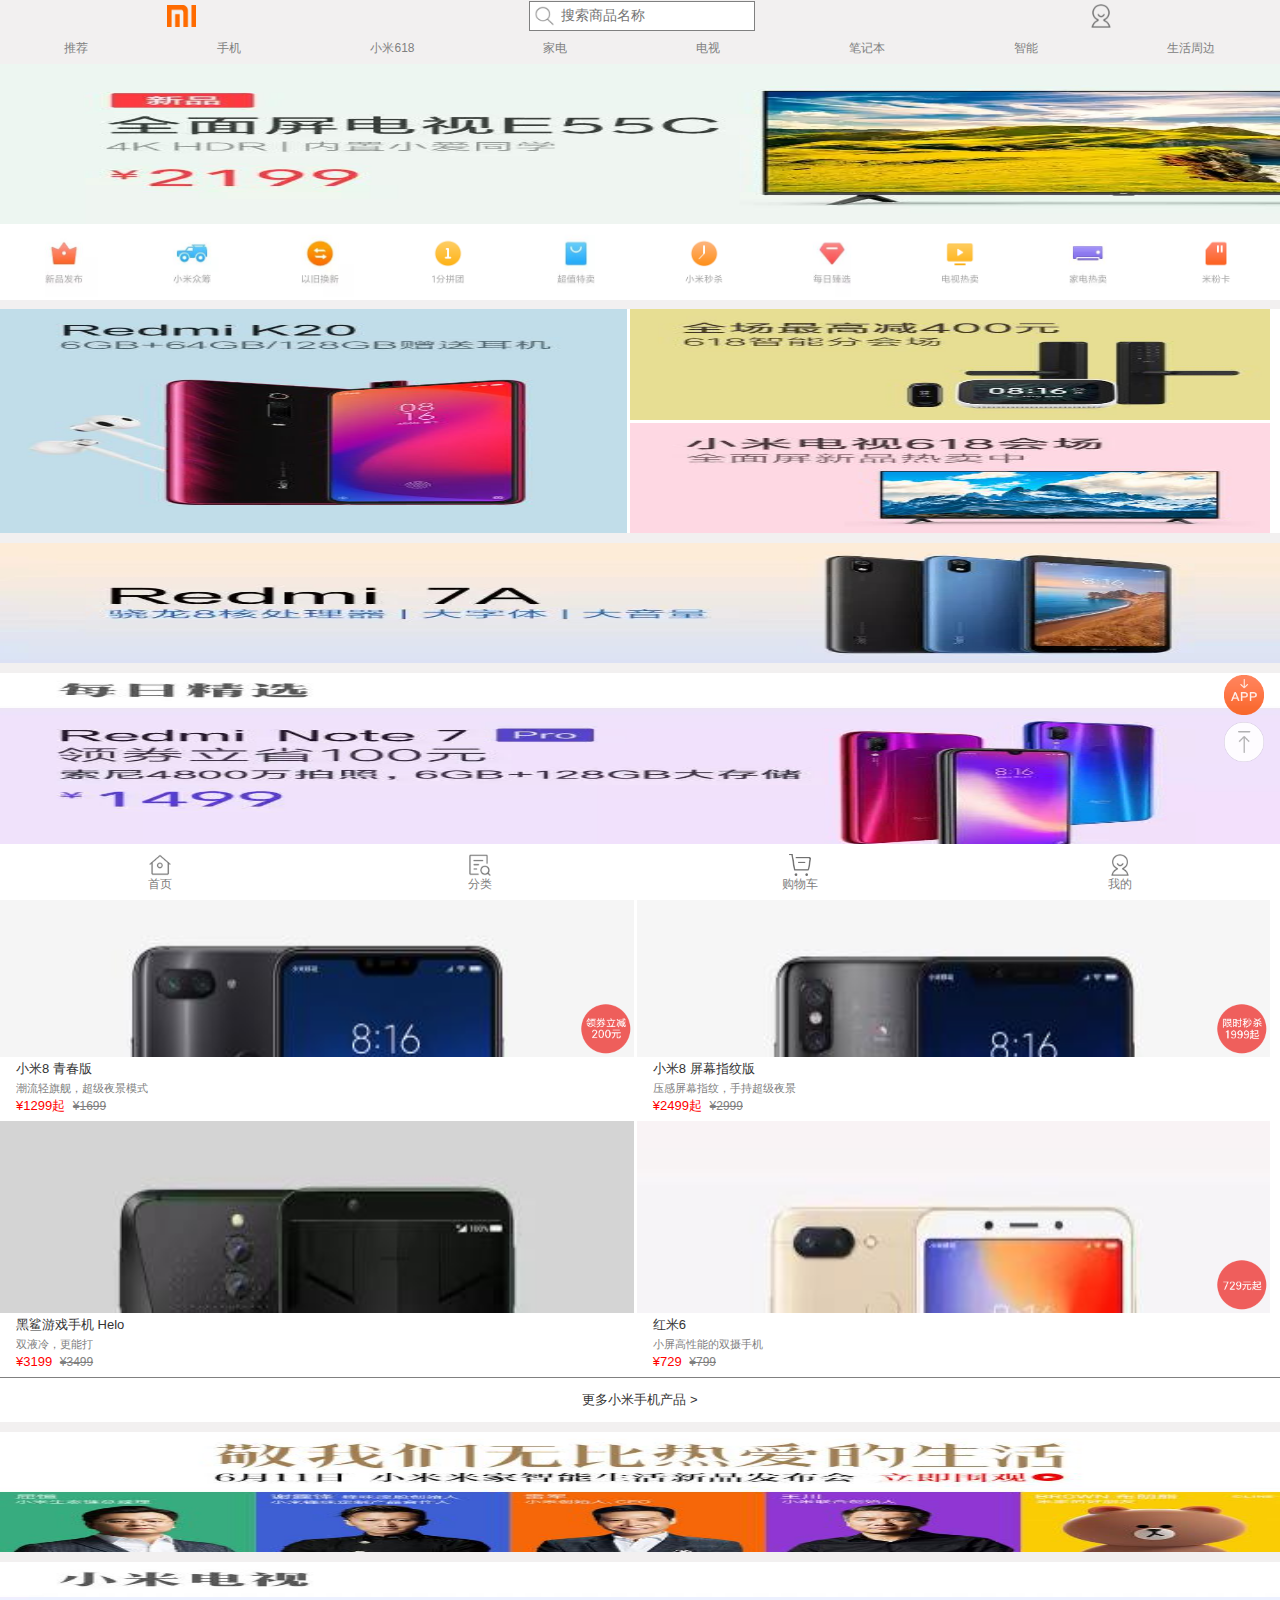
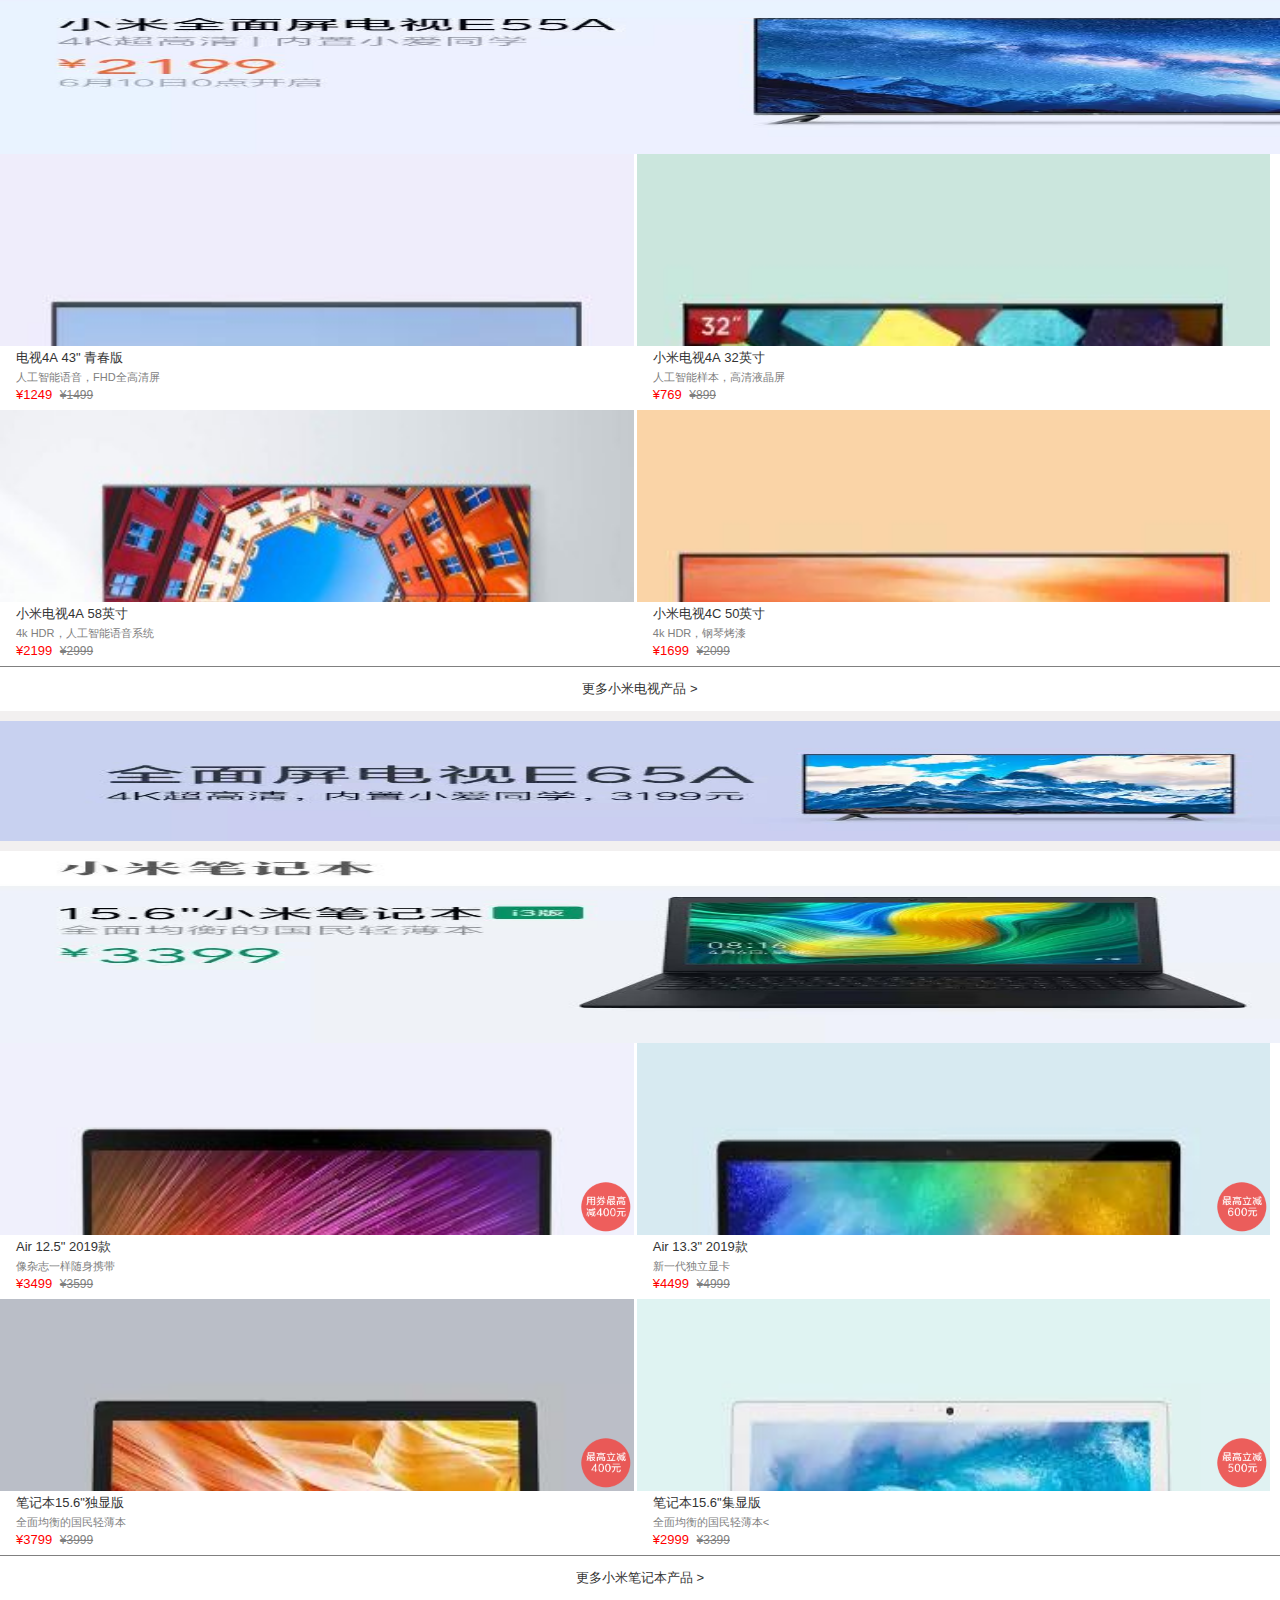
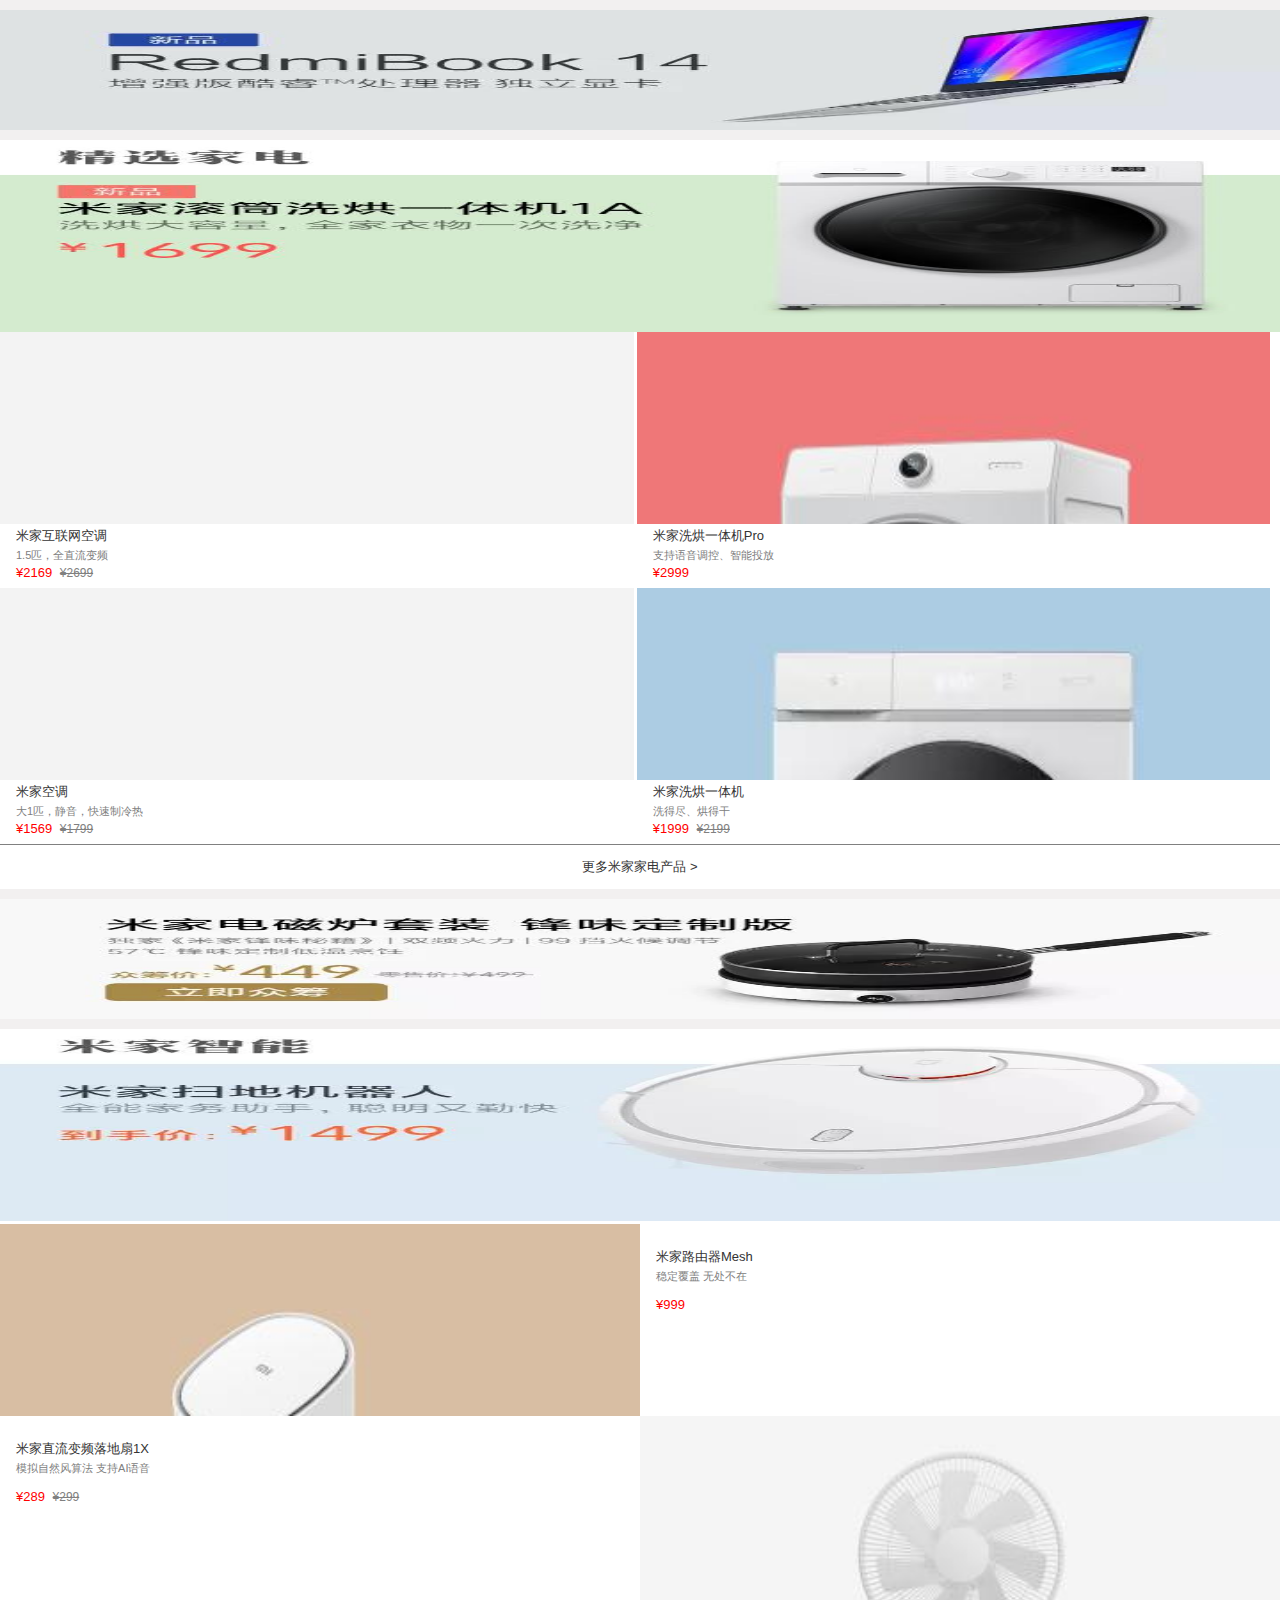
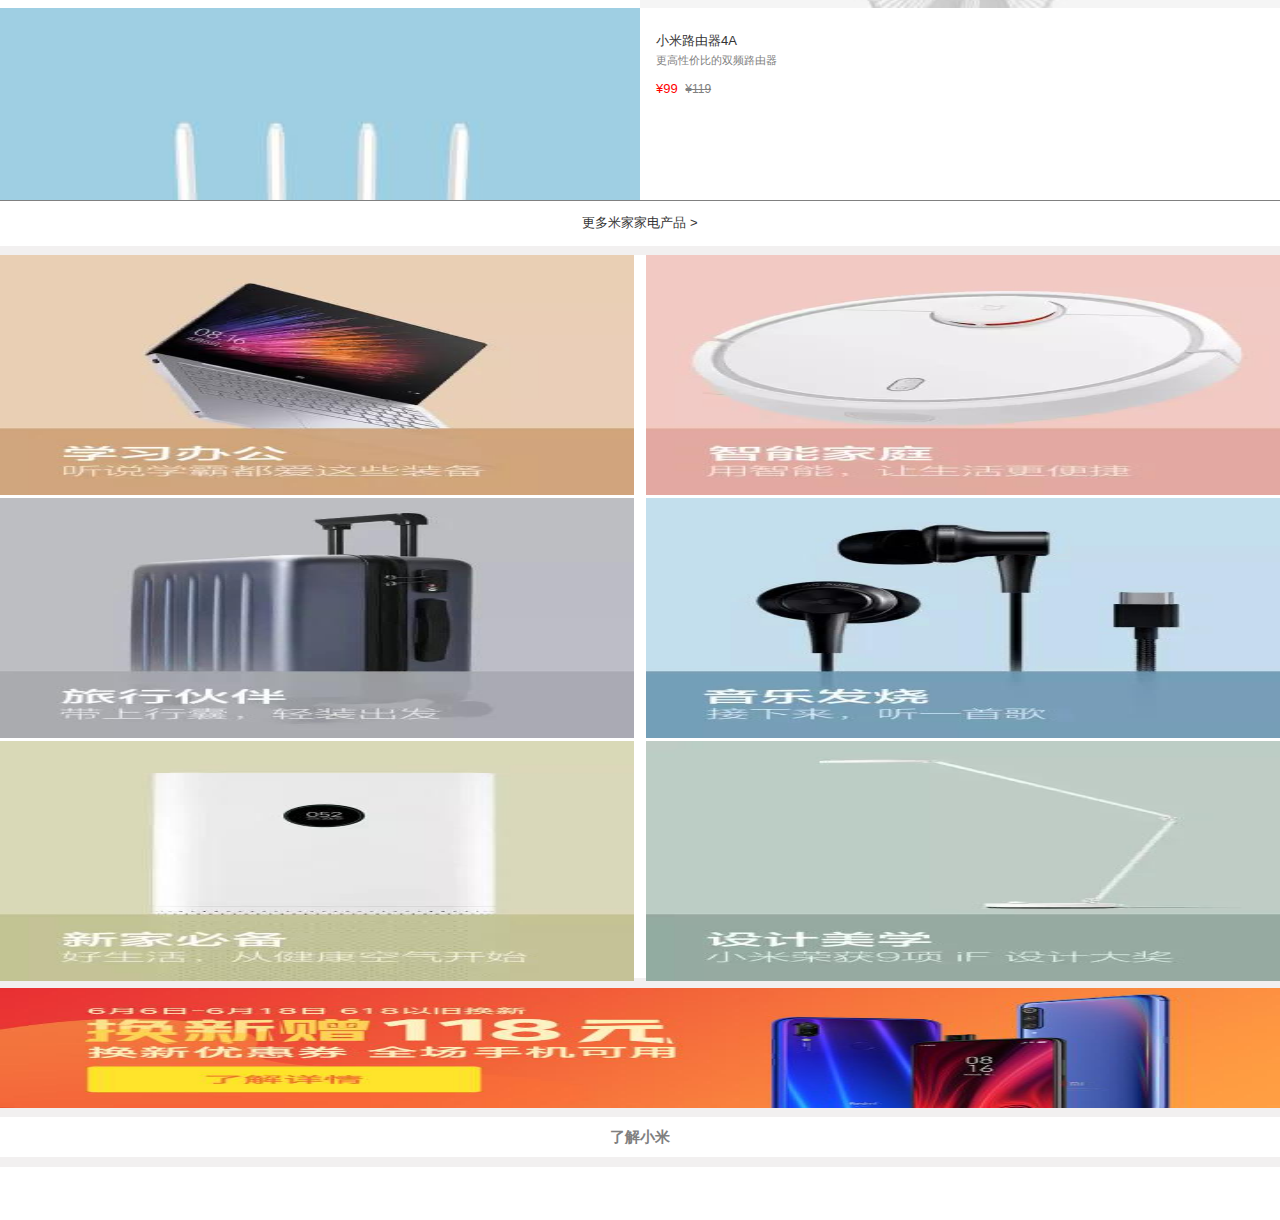
<file: index.html>
<!DOCTYPE html>
<html>
	<head>
		<meta charset="utf-8" />
		<link href="css/pagehome.css"  rel="stylesheet" type="text/css"/>
		<meta name="viewport" content="width=device-width,initial-scale=1,minimum-scale=1,maximum-scale=1,user-scalable=no">
		<title>小米商城</title>
	</head>
	<body>
		<div class="top">
			<div class="top-container">
				<div class="logo"><img src="img/logo.jpg" width="100%" height="100%"/></div>
				<div class="search">
					<div class="search-img"><img src="img/search.jpg" width="100%" height="100%"/></div>
					<input type="text" placeholder="搜索商品名称"/>
				</div>
				<div class="tubiao"><a href="mine.html"><img src="img/tubiao.jpg" width="100%" height="100%"/></a></div>
			</div>
			<div class="top-chose">
				<ul>
					<li><a href="#">推荐</a></li>
					<li><a href="#">手机</a></li>
					<li><a href="#">小米618</a></li>
					<li><a href="homeappliances.html">家电</a></li>
					<li><a href="xiaomiTV.html">电视</a></li>
					<li><a href="laptop.html">笔记本</a></li>
					<li><a href="#">智能</a></li>
					<li><a href="#">生活周边</a></li>
				</ul>
			</div>
		</div>
		
		<div class="carousel">
			<a href="#"><img src="img/one.jpg"/></a>
			<a href="#"><img src="img/two.jpg"/></a>
			<a href="#"><img src="img/three.jpg"/></a>
		</div>
		
		<div class="style">
		    <ul>
		    	<li><a href="newpublish.html"><img src="img/xp.jpg" width="100%" height="100%"/></a></li>
		    	<li><a href="crowdfunding.html"><img src="img/zc.jpg" width="100%" height="100%"/></a></li>
		    	<li><a href="old for new.html"><img src="img/hx.jpg" width="100%" height="100%"/></a></li>
		    	<li><a href="#"><img src="img/pt.jpg" width="100%" height="100%"/></a></li>
		    	<li><a href="specialsale.html"><img src="img/tm.jpg" width="100%" height="100%"/></a></li>
		    	<li><a href="seckill.html"><img src="img/ms.jpg" width="100%" height="100%"/></a></li>
		    	<li><a href="select.html"><img src="img/zx.jpg" width="100%" height="100%"/></a></li>
		    	<li><a href="#"><img src="img/ds.jpg" width="100%" height="100%"/></a></li>
		    	<li><a href="#"><img src="img/jd.jpg" width="100%" height="100%"/></a></li>
		    	<li><a href="mifencard.html"><img src="img/mfk.jpg" width="100%" height="100%"/></a></li>
		    </ul>
		</div>
		
		<div class="space"></div>
		
		<div class="div-one">
			<a href="#"><div class="div-one-a"><img src="img/photo-1.jpg"  width="100%" height="100%"/></div></a>
			<a href="#"><div class="div-one-b"><img src="img/photo-2.jpg"  width="100%" height="100%"/></div></a>
			<a href="#"><div class="div-one-c"><img src="img/photo-3.jpg"  width="100%" height="100%"/></div></a>
		</div>
		
		<div class="space"></div>
		
		<a href="#"><div class="advertising"><img src="img/photo-4.jpg" width="100%" height="100%"/>\</div></a>
		
		<div class="space"></div>
		
		<a href="#"><div class="div-three"><img src="img/photo-5.jpg" width="100%" height="100%"/></div></a>
		
		<div class="div-four">
			<a href="#"><div class="div-four-left">
				<div class="phone1"><img src="img/photo-6-tubiao.jpg" /></div>
				<p class="div-four-p1">小米8&nbsp;青春版</p>
				<p class="div-four-p2">潮流轻旗舰，超级夜景模式</p>
				<span class="div-four-span1">¥1299起</span>
				<span class="div-four-span2">¥1699</span>
			</div></a>
			<a href="#"><div class="div-four-right">
				<div class="phone2"><img src="img/photo-7-tubiao.jpg" /></div>
				<p class="div-four-p1">小米8&nbsp;屏幕指纹版</p>
				<p class="div-four-p2">压感屏幕指纹，手持超级夜景</p>
				<span class="div-four-span1">¥2499起</span>
				<span class="div-four-span2">¥2999</span>
			</div></a>
			<a href="#"><div class="div-four-left">
				<div class="phone3"></div>
				<p class="div-four-p1">黑鲨游戏手机&nbsp;Helo</p>
				<p class="div-four-p2">双液冷，更能打</p>
				<span class="div-four-span1">¥3199</span>
				<span class="div-four-span2">¥3499</span>
			</div></a>
			<a href="#"><div class="div-four-right">
				<div class="phone4"><img src="img/photo-9-tubiao.jpg" /></div>
				<p class="div-four-p1">红米6</p>
				<p class="div-four-p2">小屏高性能的双摄手机</p>
				<span class="div-four-span1">¥729</span>
				<span class="div-four-span2">¥799</span>
			</div></a>
		</div>
		
		<div class="div-five"><a href="#">更多小米手机产品&nbsp;></a></div>
		
		<div class="space"></div>
		
		<a href="#"><div class="advertising"><img src="img/photo-10.jpg" width="100%" height="100%"/></div></a>
		
		<div class="space"></div>
		
		<div class="div-six">
			<a class="#"><div class="div-six-top"><img src="img/photo-11.jpg" width="100%" height="100%"/></div></a>
			<a href="#"><div class="div-six-left">
				<div class="phone5"></div>
				<p class="div-six-p1">电视4A&nbsp;43"&nbsp;青春版</p>
				<p class="div-six-p2">人工智能语音，FHD全高清屏</p>
				<span class="div-six-span1">¥1249</span>
				<span class="div-six-span2">¥1499</span>
			</div></a>
			<a href="#"><div class="div-six-right">
				<div class="phone6"></div>
				<p class="div-six-p1">小米电视4A&nbsp;32英寸</p>
				<p class="div-six-p2">人工智能样本，高清液晶屏</p>
				<span class="div-six-span1">¥769</span>
				<span class="div-six-span2">¥899</span>
			</div></a>
			<a href="#"><div class="div-six-left">
				<div class="phone7"></div>
				<p class="div-six-p1">小米电视4A&nbsp;58英寸</p>
				<p class="div-six-p2">4k&nbsp;HDR，人工智能语音系统</p>
				<span class="div-six-span1">¥2199</span>
				<span class="div-six-span2">¥2999</span>
			</div></a>
			<a href="#"><div class="div-six-right">
				<div class="phone8"></div>
				<p class="div-six-p1">小米电视4C&nbsp;50英寸</p>
				<p class="div-six-p2">4k&nbsp;HDR，钢琴烤漆</p>
				<span class="div-six-span1">¥1699</span>
				<span class="div-six-span2">¥2099</span>
			</div></a>
		</div>
		
		<div class="div-five"><a href="#">更多小米电视产品&nbsp;></a></div>
		
		<div class="space"></div>
		
		<a href="#"><div class="advertising"><img src="img/photo-16.jpg" width="100%" height="100%"/></div></a>
		
		<div class="space"></div>
		
		<div class="div-six">
			<a class="#"><div class="div-six-top"><img src="img/photo-17.jpg" width="100%" height="100%"/></div></a>
			<a href="#"><div class="div-six-left">
				<div class="phone9"><img src="img/photo-18-tubiao.jpg" /></div>
				<p class="div-six-p1">Air&nbsp;12.5"&nbsp;2019款</p>
				<p class="div-six-p2">像杂志一样随身携带</p>
				<span class="div-six-span1">¥3499</span>
				<span class="div-six-span2">¥3599</span>
			</div></a>
			<a href="#"><div class="div-six-right">
				<div class="phone10"><img src="img/photo-19-tubiao.jpg" /></div>
				<p class="div-six-p1">Air&nbsp;13.3"&nbsp;2019款</p>
				<p class="div-six-p2">新一代独立显卡</p>
				<span class="div-six-span1">¥4499</span>
				<span class="div-six-span2">¥4999</span>
			</div></a>
			<a href="#"><div class="div-six-left">
				<div class="phone11"><img src="img/photo-20-tubiao.jpg" /></div>
				<p class="div-six-p1">笔记本15.6"独显版</p>
				<p class="div-six-p2">全面均衡的国民轻薄本</p>
				<span class="div-six-span1">¥3799</span>
				<span class="div-six-span2">¥3999</span>
			</div></a>
			<a href="#"><div class="div-six-right">
				<div class="phone12"><img src="img/photo-21-tubiao.jpg" /></div>
				<p class="div-six-p1">笔记本15.6"集显版</p>
				<p class="div-six-p2">全面均衡的国民轻薄本<</p>
				<span class="div-six-span1">¥2999</span>
				<span class="div-six-span2">¥3399</span>
			</div></a>
		</div>
		
		<div class="div-five">
			<a href="#">更多小米笔记本产品&nbsp;></a>
		</div>
		
		<div class="space"></div>
		
		<a href="#"><div class="advertising"><img src="img/photo-22.jpg" width="100%" height="100%"/></div></a>
		
		<div class="space"></div>
		
		<div class="div-six">
			<a class="#"><div class="div-six-top"><img src="img/photo-23.jpg" width="100%" height="100%"/></div></a>
			<a href="#"><div class="div-six-left">
				<div class="phone13"></div>
				<p class="div-six-p1">米家互联网空调</p>
				<p class="div-six-p2">1.5匹，全直流变频</p>
				<span class="div-six-span1">¥2169</span>
				<span class="div-six-span2">¥2699</span>
			</div></a>
			<a href="#"><div class="div-six-right">
				<div class="phone14"></div>
				<p class="div-six-p1">米家洗烘一体机Pro</p>
				<p class="div-six-p2">支持语音调控、智能投放</p>
				<span class="div-six-span1">¥2999</span>
			</div></a>
			<a href="#"><div class="div-six-left">
				<div class="phone15"></div>
				<p class="div-six-p1">米家空调</p>
				<p class="div-six-p2">大1匹，静音，快速制冷热</p>
				<span class="div-six-span1">¥1569</span>
				<span class="div-six-span2">¥1799</span>
			</div></a>
			<a href="#"><div class="div-six-right">
				<div class="phone16"></div>
				<p class="div-six-p1">米家洗烘一体机</p>
				<p class="div-six-p2">洗得尽、烘得干</p>
				<span class="div-six-span1">¥1999</span>
				<span class="div-six-span2">¥2199</span>
			</div></a>
		</div>
		
		<div class="div-five"><a href="#">更多米家家电产品&nbsp;></a></div>
		
		<div class="space"></div>
		
		<a href="#"><div class="advertising"><img src="img/photo-28.jpg" width="100%" height="100%"/></div></a>
		
		<div class="space"></div>
		
		<div class="div-seven">
			<a class="#"><div class="div-seven-top"><img src="img/photo-29.jpg" width="100%" height="100%"/></div></a>
			<a href="#"><div class="div-seven-img"><div class="phone17"></div></div></a>
			<a href="#"><div class="div-seven-font">
				<p class="div-six-p1">米家路由器Mesh</p>
				<p class="div-six-p2">稳定覆盖&nbsp;无处不在</p>
				<span class="div-six-span1">¥999</span>
			</div></a>
			<a href="#"><div class="div-seven-font">
				<p class="div-six-p1">米家直流变频落地扇1X</p>
				<p class="div-six-p2">模拟自然风算法&nbsp;支持AI语音</p>
				<span class="div-six-span1">¥289</span>
				<span class="div-six-span2">¥299</span>
			</div></a>
			<a href="#"><div class="div-seven-img"><div class="phone18"></div></div></a>
			<a href="#"><div class="div-seven-img"><div class="phone19"></div></div></a>
			<a href="#"><div class="div-seven-font">
				<p class="div-six-p1">小米路由器4A</p>
				<p class="div-six-p2">更高性价比的双频路由器</p>
				<span class="div-six-span1">¥99</span>
				<span class="div-six-span2">¥119</span>
			</div></a>
		</div>
		
		<div class="div-five"><a href="#">更多米家家电产品&nbsp;></a></div>
		
		<div class="space"></div>
		
		<div class="div-eight">
			<div class="div-eight-1">
				<div class="div-eight-left"><img src="img/photo-33.jpg" width="100%" height="100%"/></div>
				<div class="div-eight-right"><img src="img/photo-34.jpg" width="100%" height="100%"/></div>
			</div>
			<div class="div-eight-2">
				<div class="div-eight-left"><img src="img/photo-35.jpg" width="100%" height="100%"/></div>
				<div class="div-eight-right"><img src="img/photo-36.jpg" width="100%" height="100%"/></div>
			</div>
			<div class="div-eight-3">
				<div class="div-eight-left"><img src="img/photo-37.jpg" width="100%" height="100%"/></div>
				<div class="div-eight-right"><img src="img/photo-38.jpg" width="100%" height="100%"/></div>
			</div>
		</div>
		
		<div class="space"></div>
		
		<a href="#"><div class="advertising"><img src="img/photo-39.jpg" width="100%" height="100%"/></div></a>
		
		<div class="div-bottom">
			<div class="space"></div>
			<a href="#">了解小米</a>
			<div class="space"></div>
		</div>
		
		<div class="download-top">
			<a href="#"><div class="download">
				<img src="img/downloadimg.gif" />
			</div></a>
			<a href="pagehome.html"><div class="return-top">
				<img src="img/return-top.png">
			</div></a>
		</div>
		
		<div class="foot">
			<a href="index.html"><div class="foot-chose">
				<div class="chose-tubiao"><img src="img/sy.jpg" width="100%" height="100%"/></div>
				<span>首页</span>
			</div></a>
			<div class="foot-chose">
				<div class="chose-tubiao"><img src="img/fl.jpg" width="100%" height="100%"/></div>
				<span>分类</span>
			</div>
			<div class="foot-chose">
				<a href="gouwuche.html"><div class="chose-tubiao"><img src="img/gwc.jpg" width="100%" height="100%"/></div>
				<span>购物车</span></a>
				
			</div>
			<a href="mine.html"><div class="foot-chose">
				<div class="chose-tubiao"><img src="img/wd.jpg" width="100%" height="100%"/></div>
				<span>我的</span>
			</div></a>
		</div>
	</body>
</html>
</file>
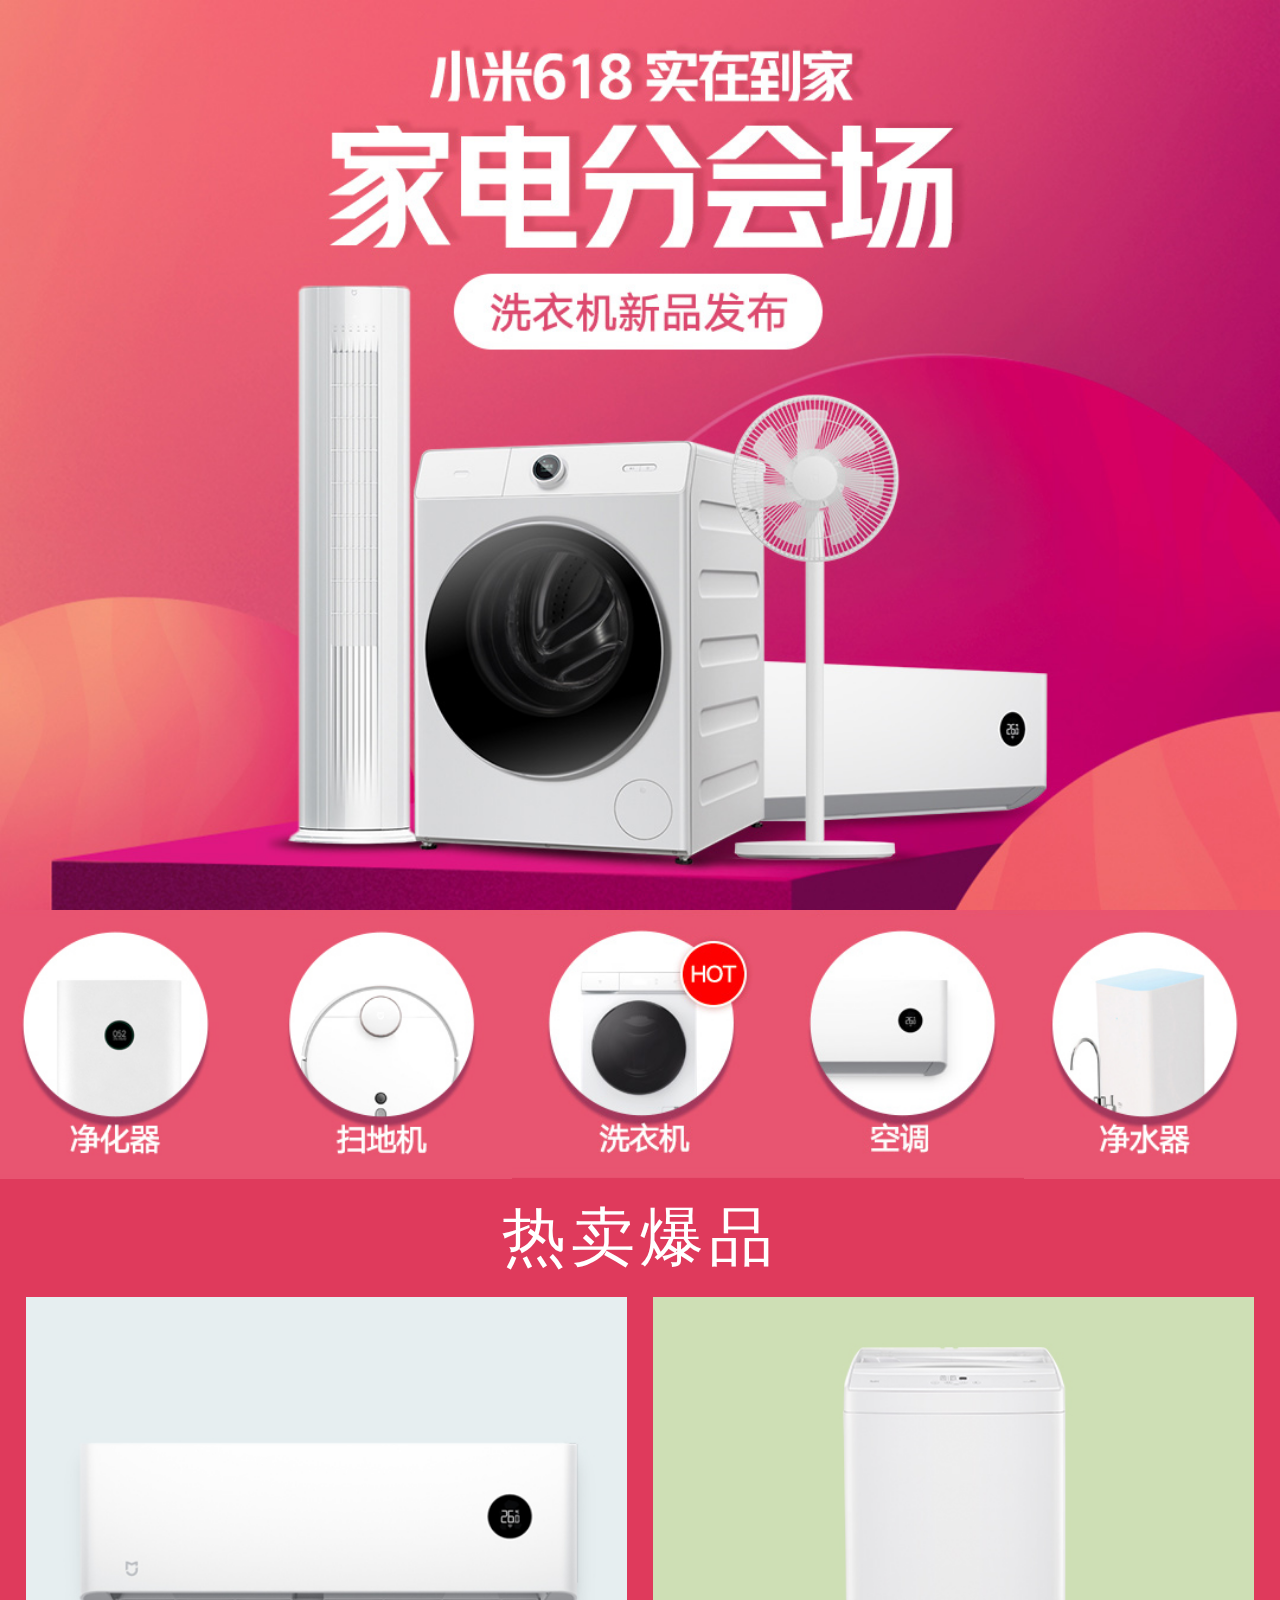
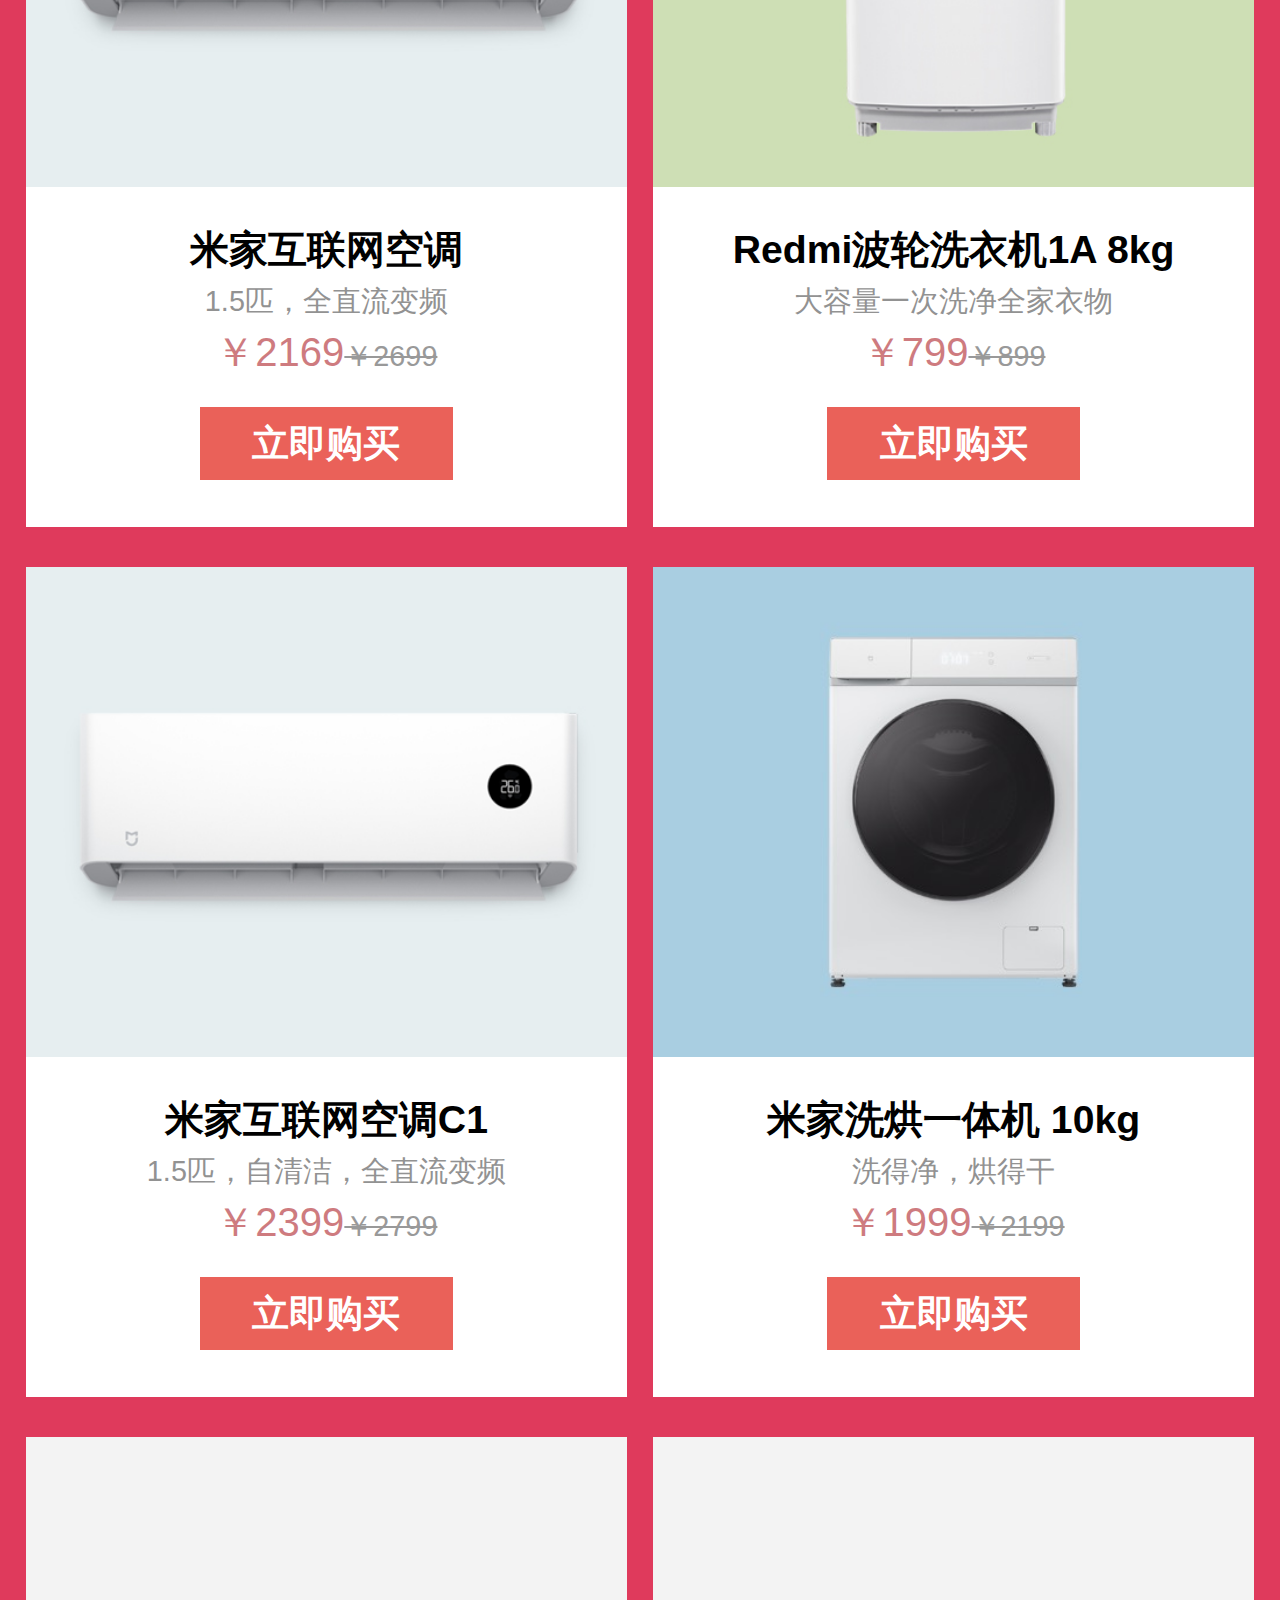
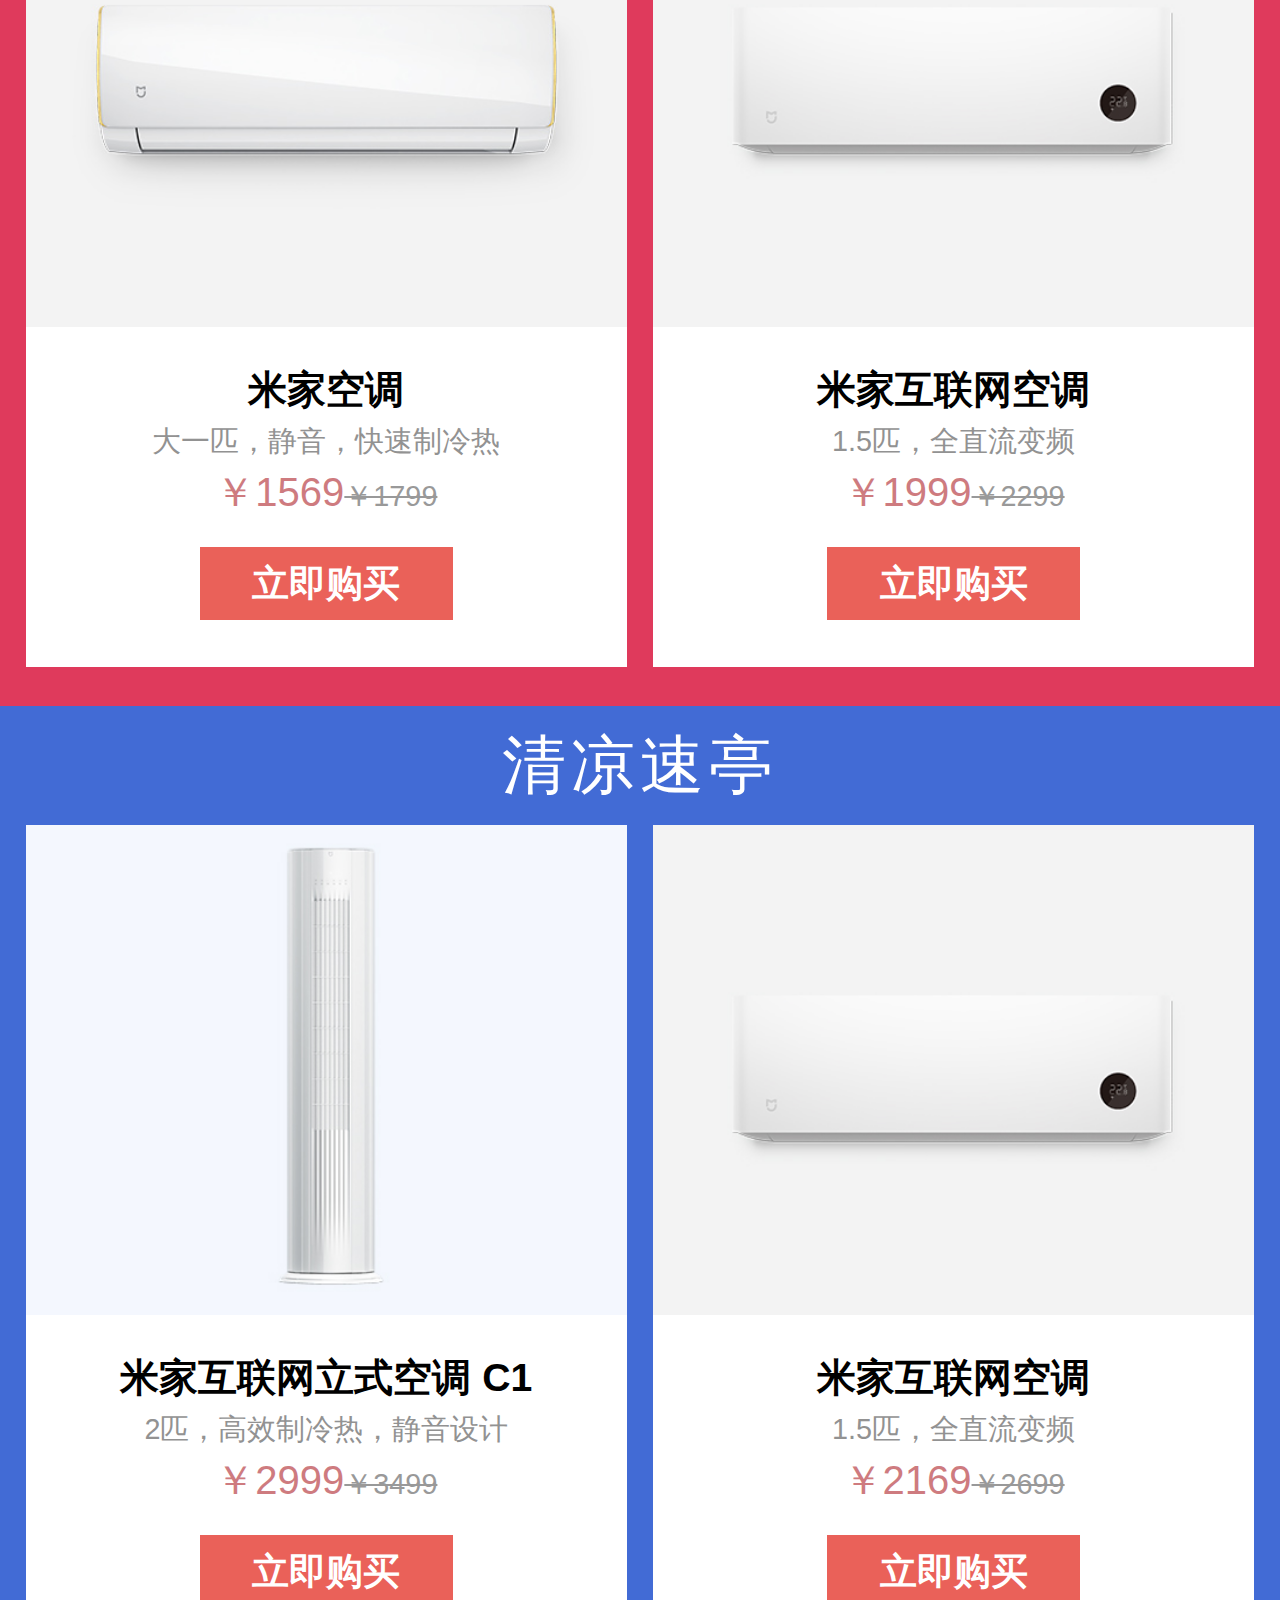
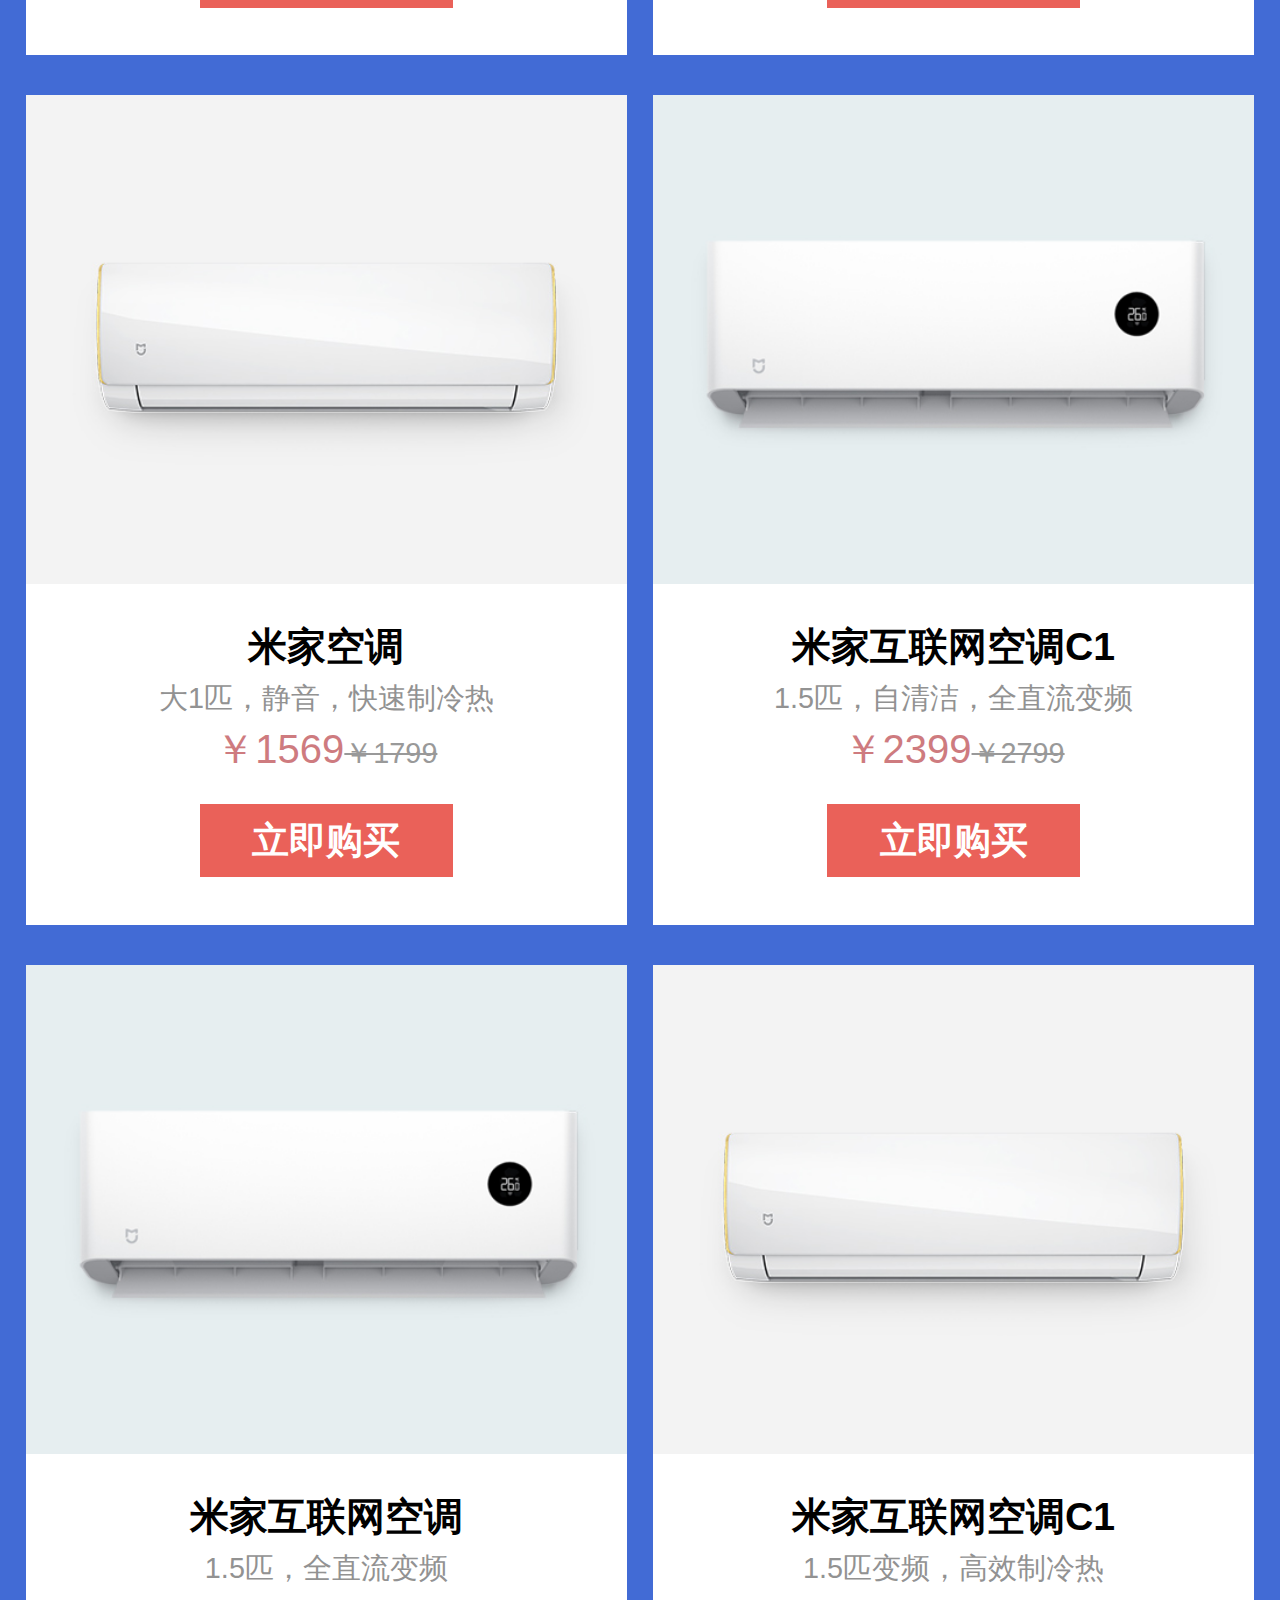
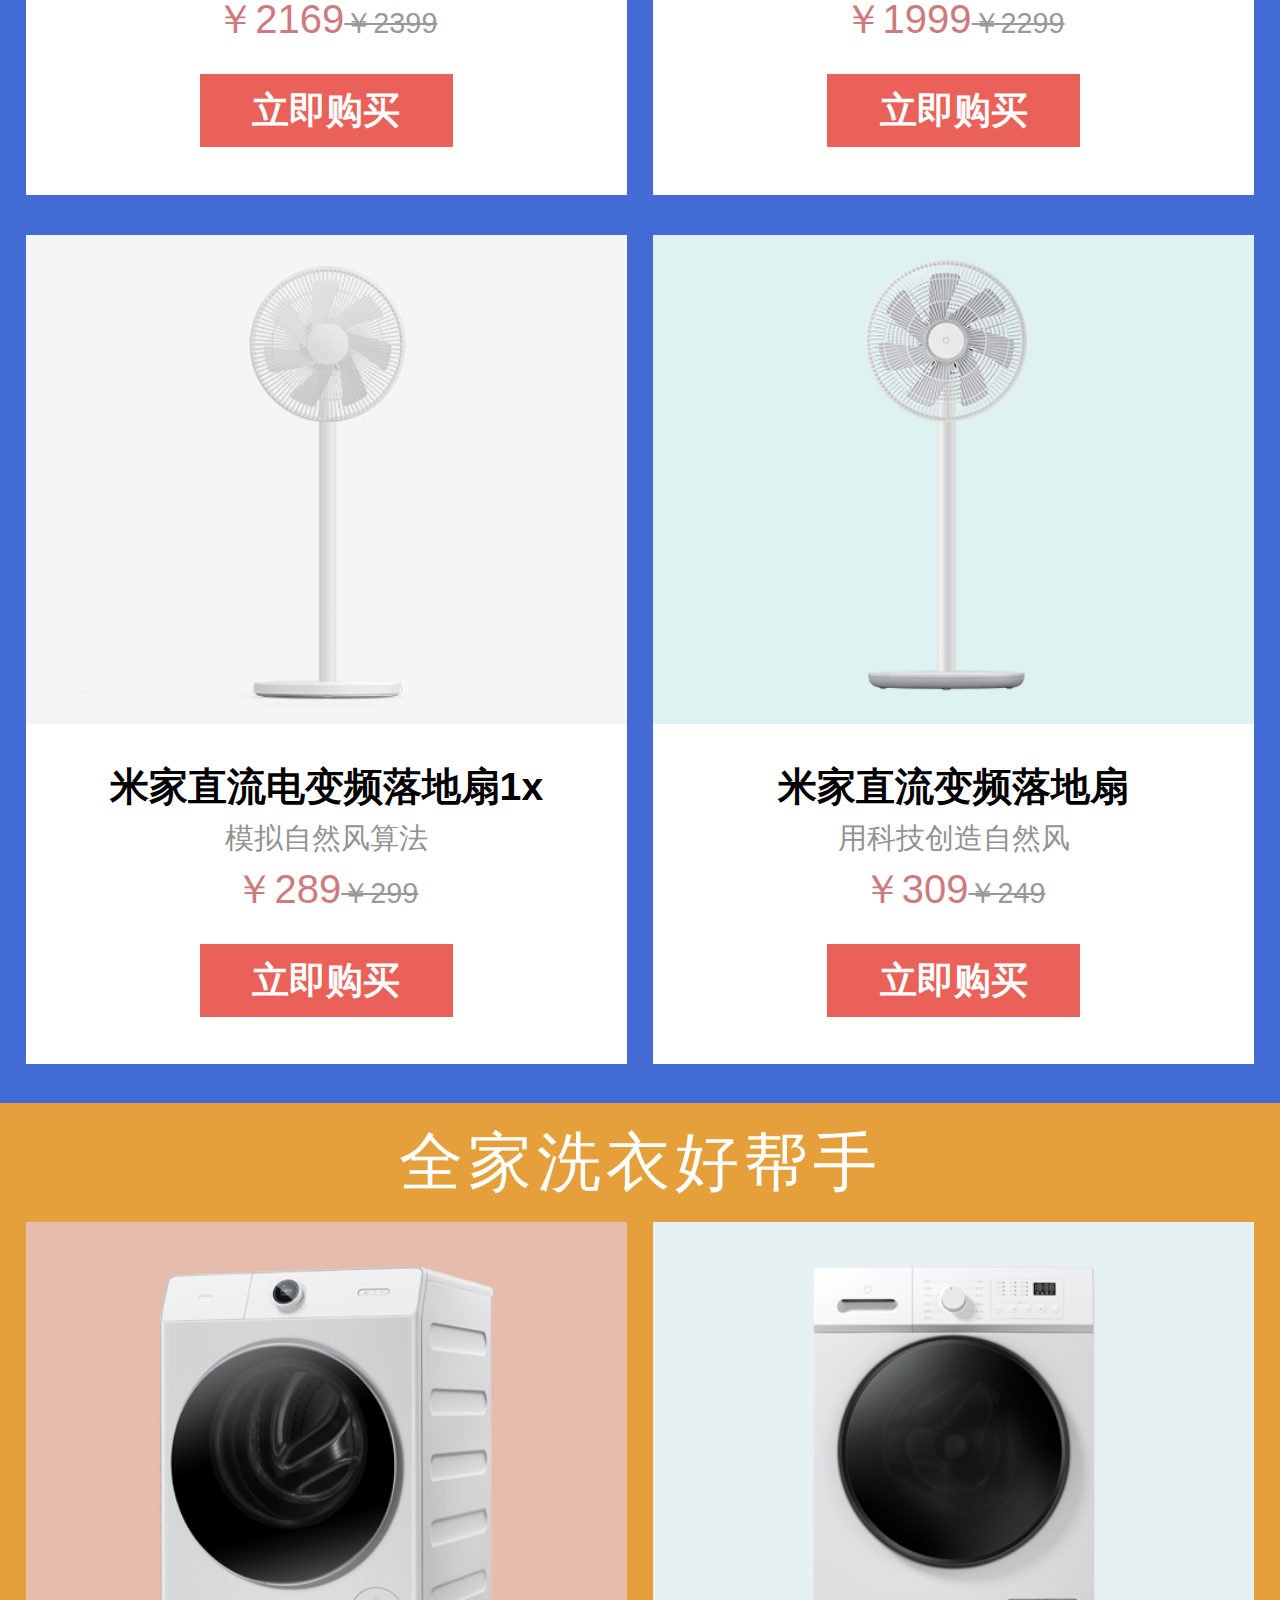
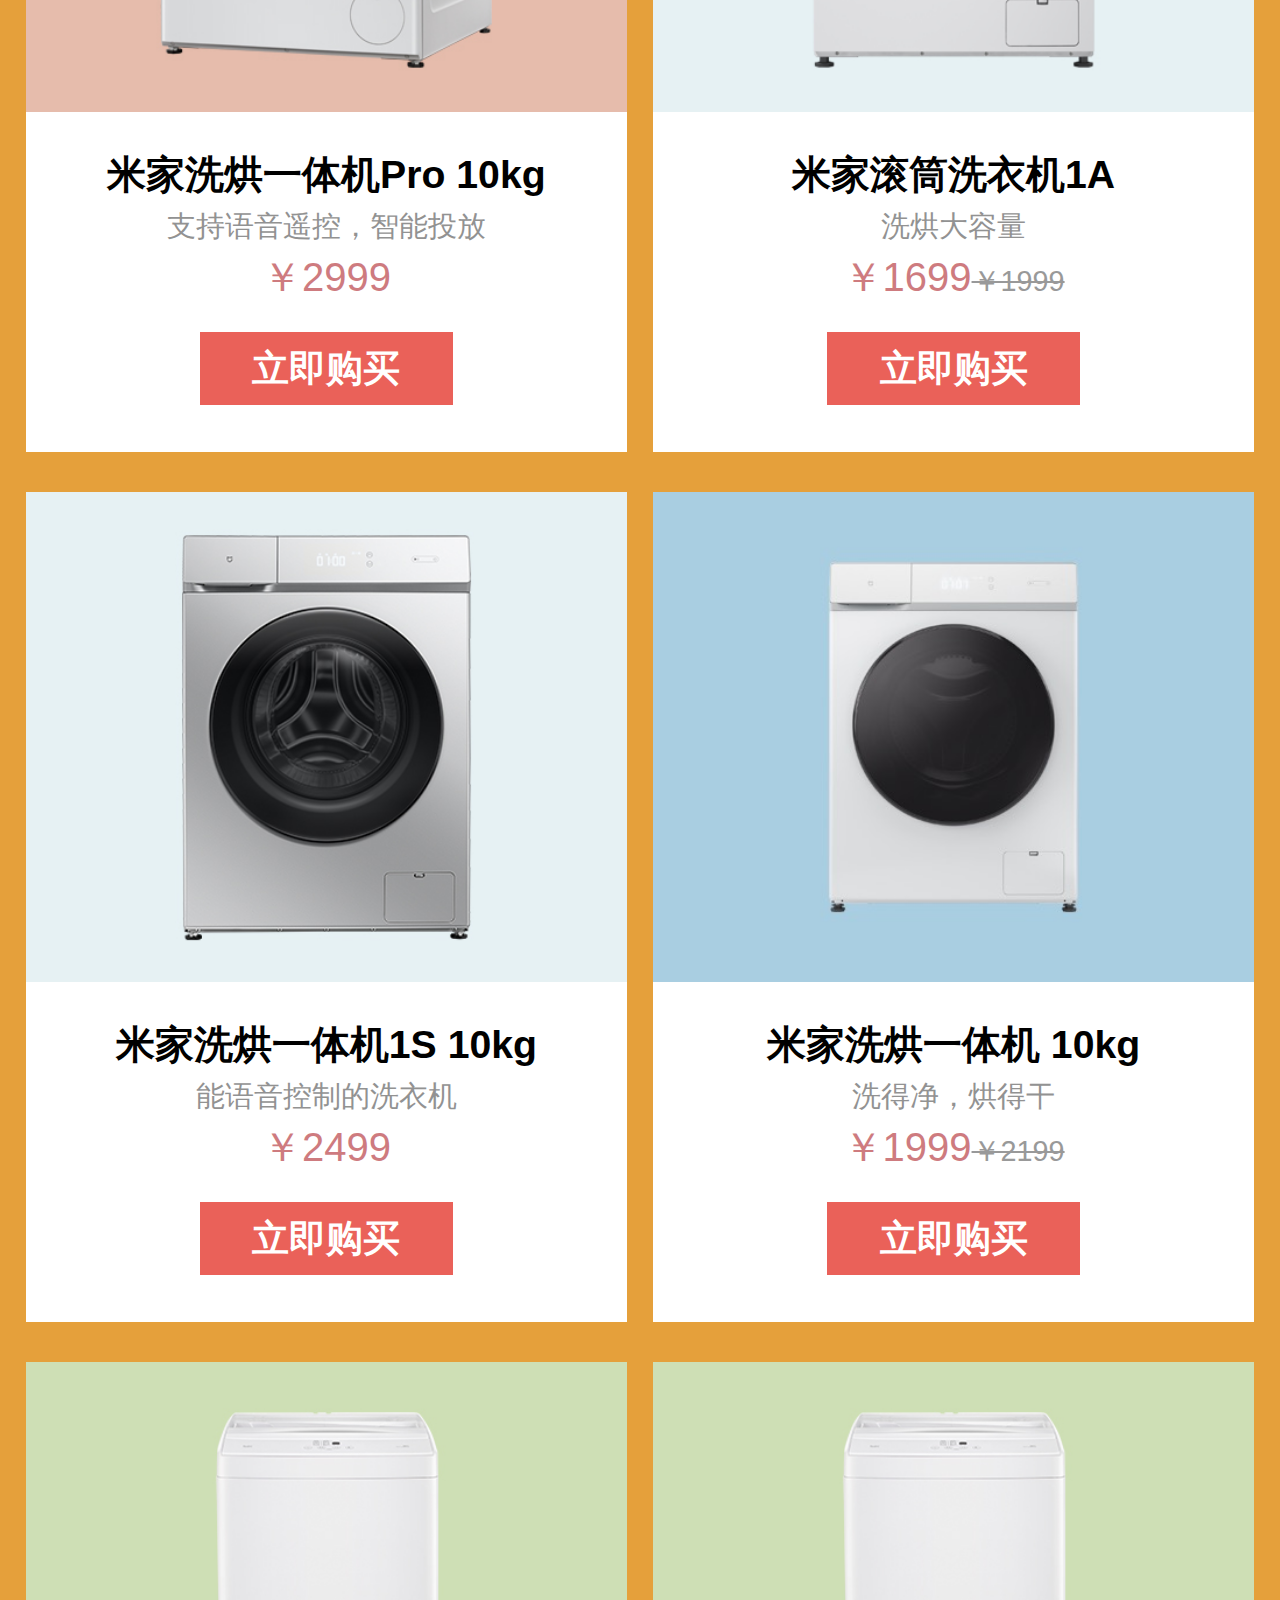
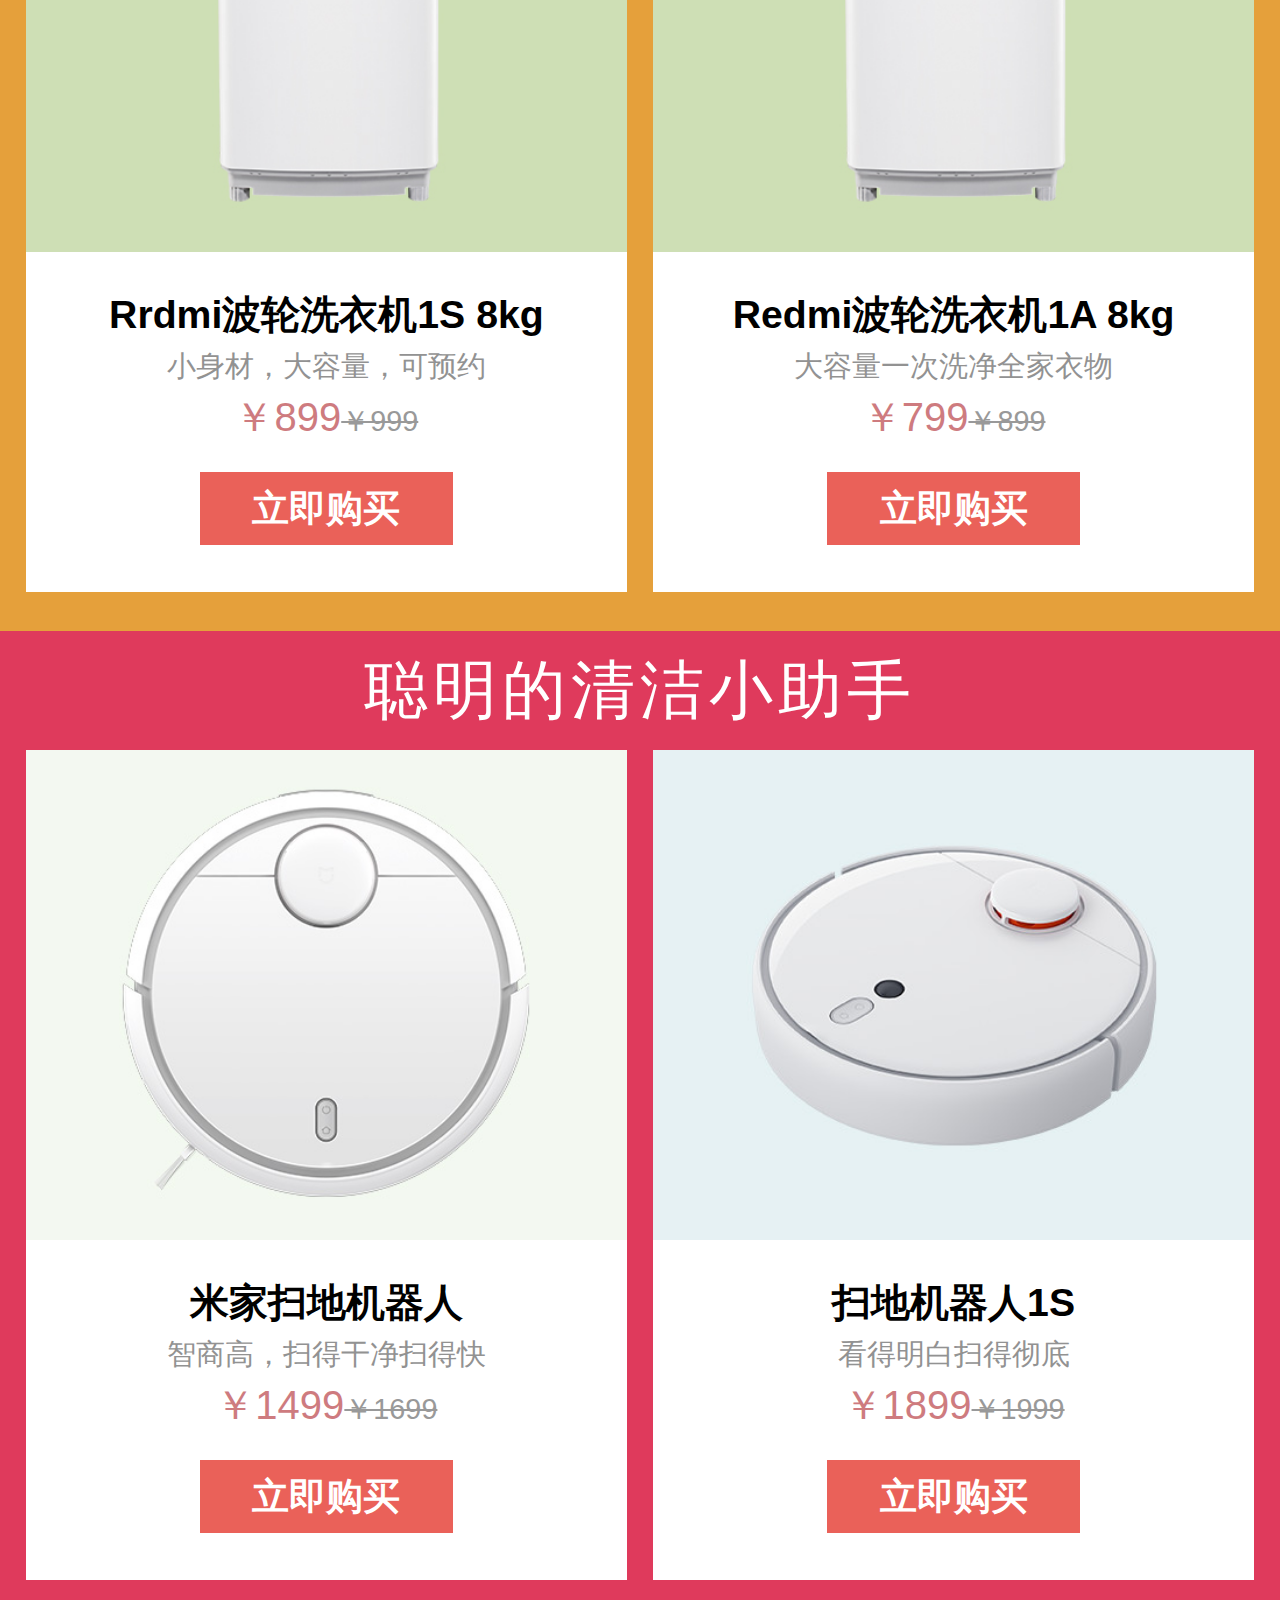
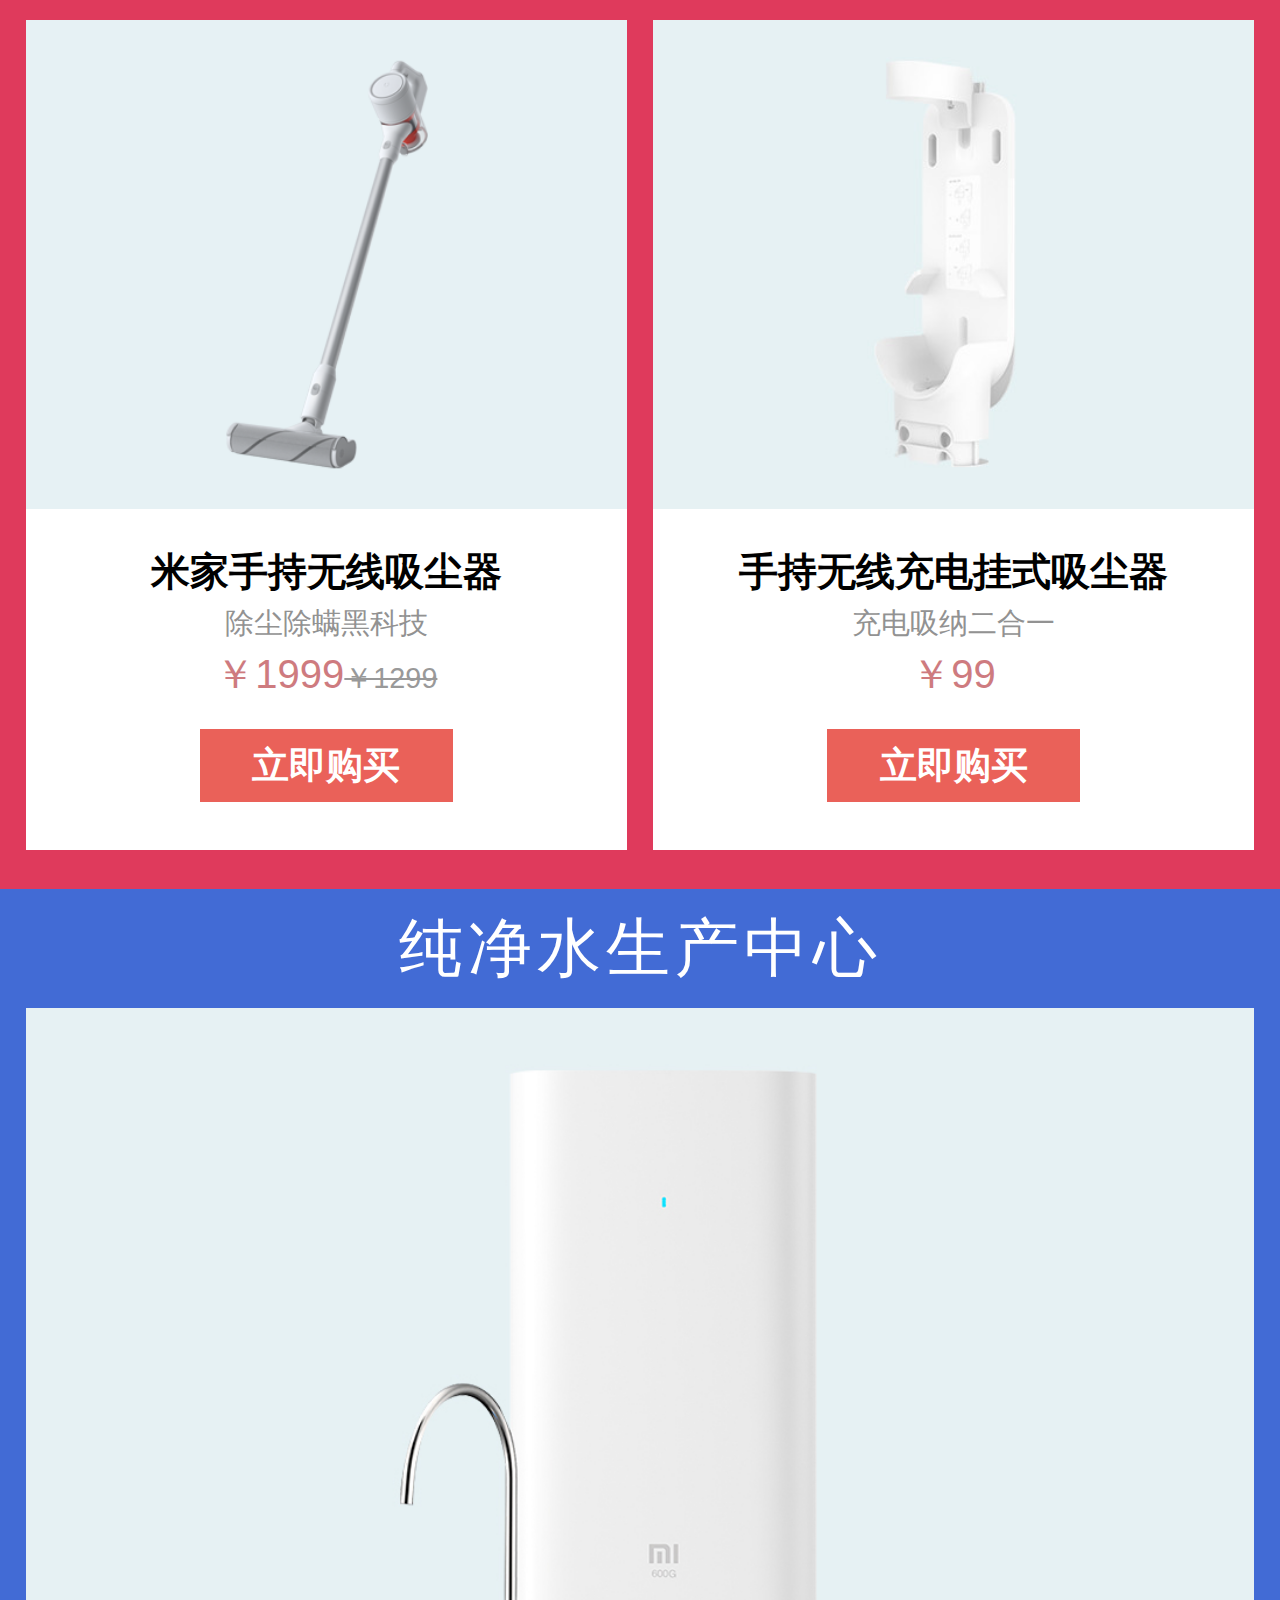
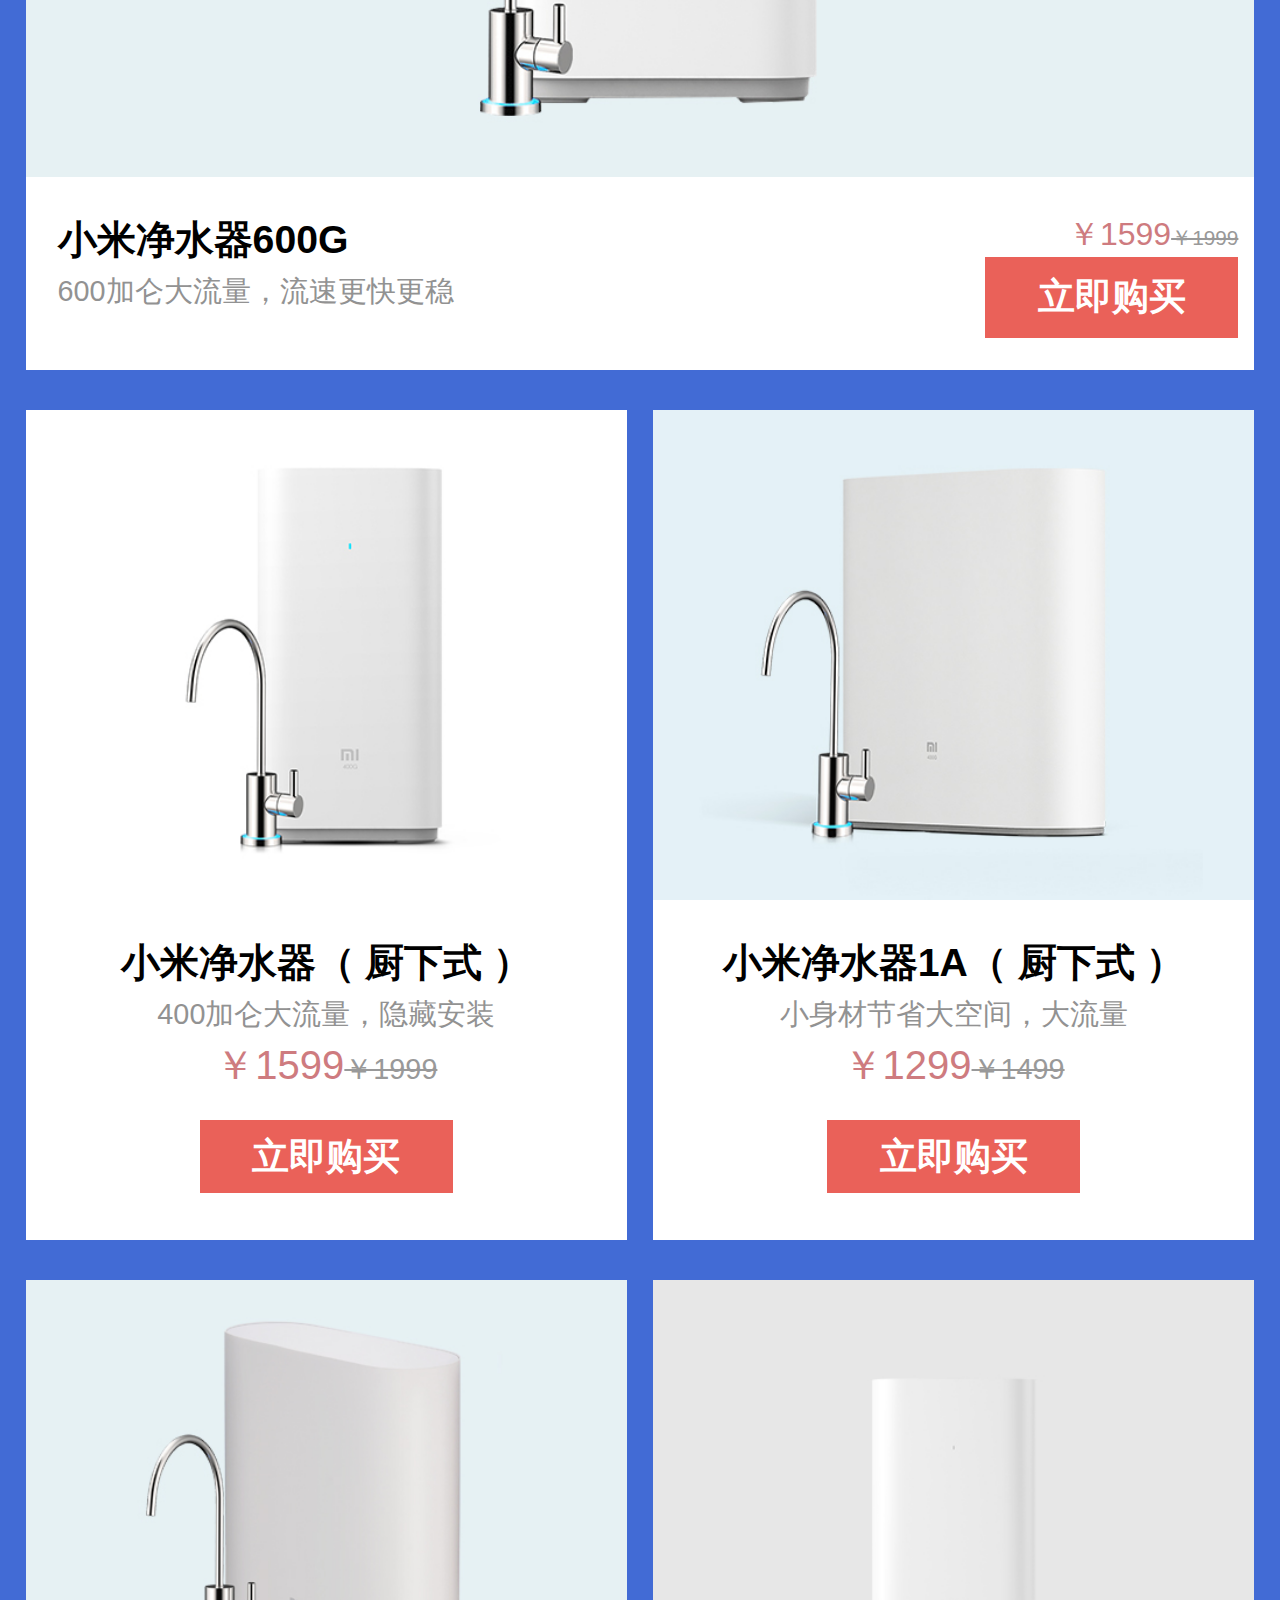
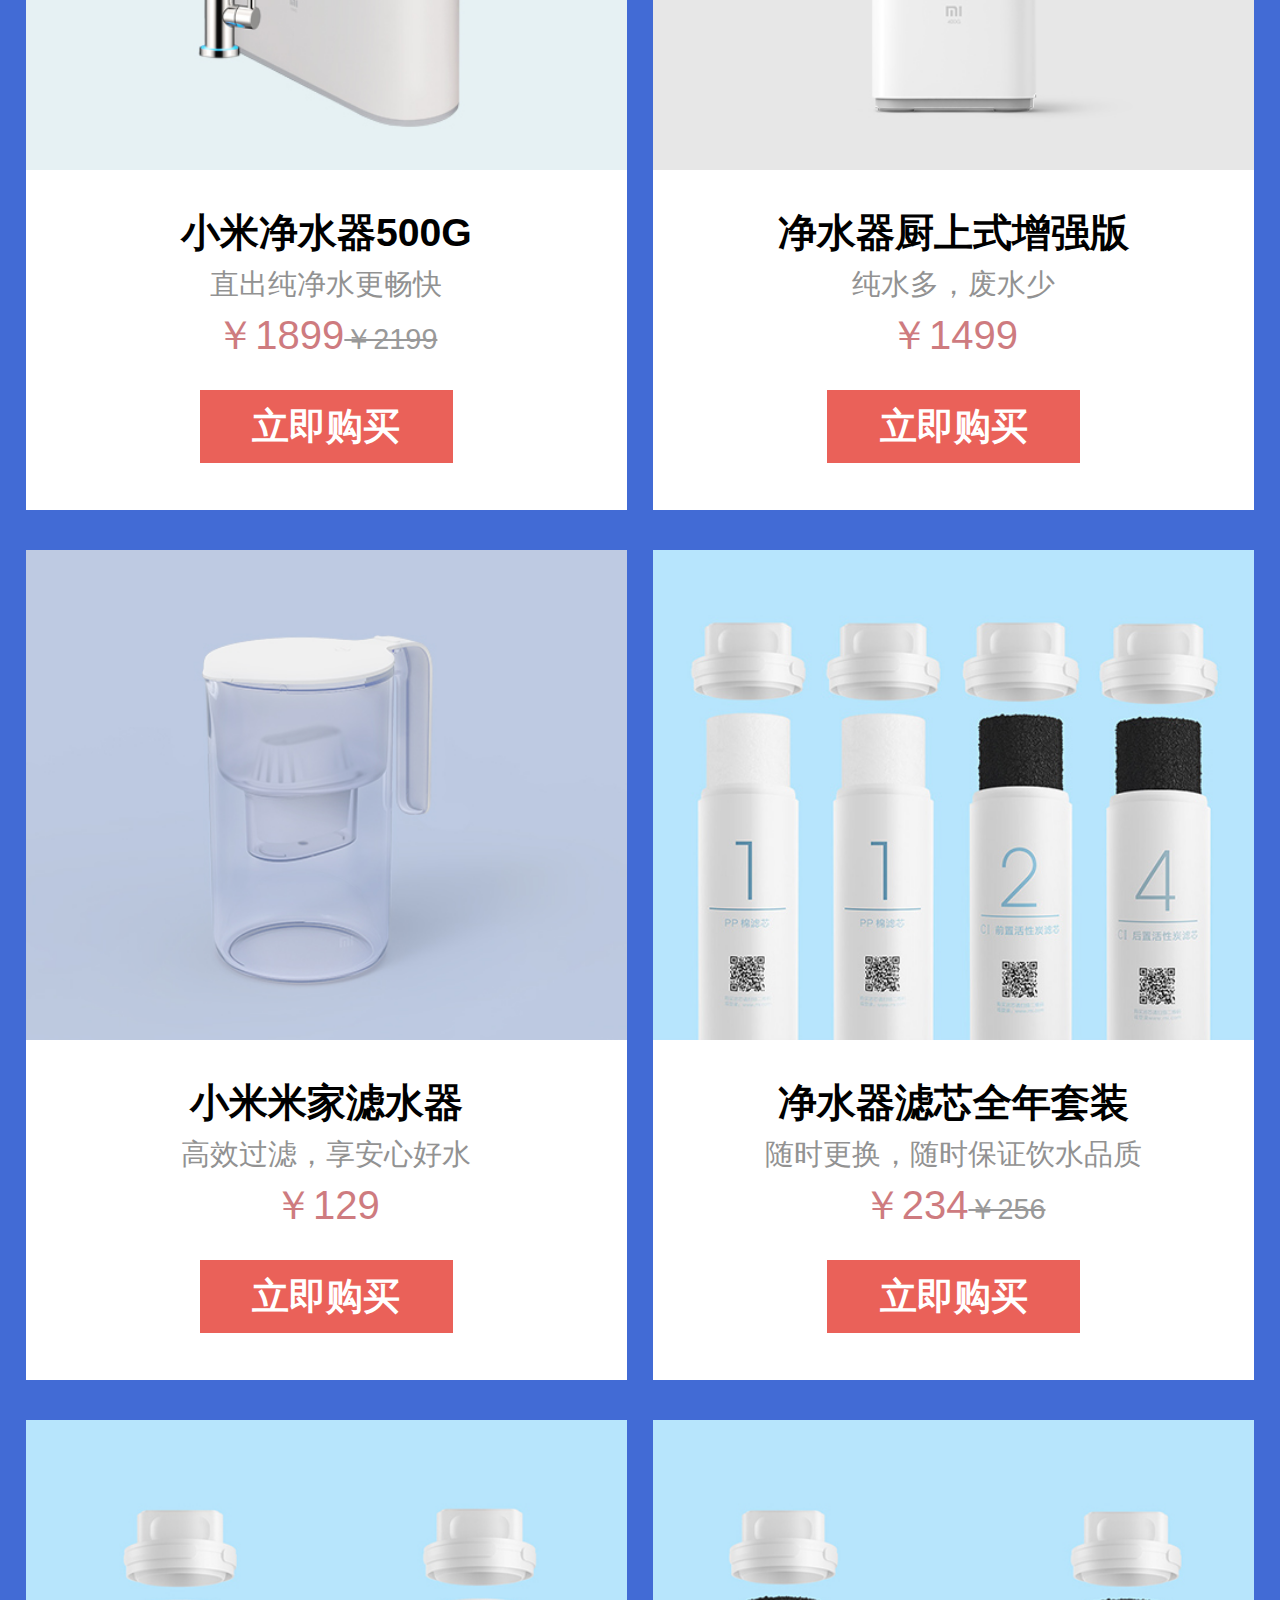
<file: homeappliances.html>
<!DOCTYPE html>
<html>
<head>
	<meta content="initial-scale=1.0,user-scalable=no,maxinum-scale=1,width=device-width">
	<meta charset="utf-8">
	<link rel="stylesheet" type="text/css" href="css/homeappliances.css">
	<title>家电</title>
</head>
<body>

	<div class="upper">
		<img src="img/8f373ad0dc282e1f81d8d3edd5a896ef.jpg">
	</div>

	<div class="nav">
		<ul>
			<li><img src="img/426431a339fdad123002783376995581.jpg"></li>
			<li><img src="img/683ef8522d5a36cdf2cc937e99a0e2b5.jpg"></li>
			<li><img src="img/57b81c8041ec3291cec62b2c807146e5.jpg"></li>
			<li><img src="img/1f88c4d24676394a722b9202cfe2b4bd.jpg"></li>
			<li><img src="img/e400c116139b0a6377c60f78cbfc208d.jpg"></li>
		</ul>
	</div>

	<div class="goods" style="background-color: rgb(223,58,92);">

		<div class="title">
			<span>热卖爆品</span>
		</div>

		<ul>
			<li>
				<img src="img/391d812961c20925300297da63ade3a6.jpg">
				<p>米家互联网空调</p>
				<span class="describe">1.5匹，全直流变频</span>
				<span class="price">￥2169<span>￥2699</span></span>
				<a>立即购买</a>
			</li>
			<li>
				<img src="img/58f7fa4e6f81f6118097c121be0d6a73.jpg">
				<p>Redmi波轮洗衣机1A 8kg</p>
				<span class="describe">大容量一次洗净全家衣物</span>
				<span class="price">￥799<span>￥899</span></span>
				<a>立即购买</a>
			</li>
			<li>
				<img src="img/391d812961c20925300297da63ade3a6.jpg">
				<p>米家互联网空调C1</p>
				<span class="describe">1.5匹，自清洁，全直流变频</span>
				<span class="price">￥2399<span>￥2799</span></span>
				<a>立即购买</a>
			</li>
			<li>
				<img src="img/b8f85cf80ab156ce60cc60d1e4a57719.jpg">
				<p>米家洗烘一体机 10kg</p>
				<span class="describe">洗得净，烘得干</span>
				<span class="price">￥1999<span>￥2199</span></span>
				<a>立即购买</a>
			</li>
			<li>
				<img src="img/a0d79f0fcb3636904576e67289c2397f.jpg">
				<p>米家空调</p>
				<span class="describe">大一匹，静音，快速制冷热</span>
				<span class="price">￥1569<span>￥1799</span></span>
				<a>立即购买</a>
			</li>
			<li>
				<img src="img/50fef0c9ead4157d79d176e6182c5054.jpg">
				<p>米家互联网空调</p>
				<span class="describe">1.5匹，全直流变频</span>
				<span class="price">￥1999<span>￥2299</span></span>
				<a>立即购买</a>
			</li>
		</ul>

	</div>

	<div class="goods" style="background-color: rgb(66,107,213);">

		<div class="title">
			<span>清凉速亭</span>
		</div>

		<ul>
			<li>
				<img src="img/334168c5f7b9c731389e6419c54d0cdf.jpg">
				<p>米家互联网立式空调 C1</p>
				<span class="describe">2匹，高效制冷热，静音设计</span>
				<span class="price">￥2999<span>￥3499</span></span>
				<a>立即购买</a>
			</li>
			<li>
				<img src="img/50fef0c9ead4157d79d176e6182c5054.jpg">
				<p>米家互联网空调</p>
				<span class="describe">1.5匹，全直流变频</span>
				<span class="price">￥2169<span>￥2699</span></span>
				<a>立即购买</a>
			</li>
			<li>
				<img src="img/a0d79f0fcb3636904576e67289c2397f.jpg">
				<p>米家空调</p>
				<span class="describe">大1匹，静音，快速制冷热</span>
				<span class="price">￥1569<span>￥1799</span></span>
				<a>立即购买</a>
			</li>
			<li>
				<img src="img/391d812961c20925300297da63ade3a6.jpg">
				<p>米家互联网空调C1</p>
				<span class="describe">1.5匹，自清洁，全直流变频</span>
				<span class="price">￥2399<span>￥2799</span></span>
				<a>立即购买</a>
			</li>
			<li>
				<img src="img/391d812961c20925300297da63ade3a6.jpg">
				<p>米家互联网空调</p>
				<span class="describe">1.5匹，全直流变频</span>
				<span class="price">￥2169<span>￥2399</span></span>
				<a>立即购买</a>
			</li>
			<li>
				<img src="img/a0d79f0fcb3636904576e67289c2397f.jpg">
				<p>米家互联网空调C1</p>
				<span class="describe">1.5匹变频，高效制冷热</span>
				<span class="price">￥1999<span>￥2299</span></span>
				<a>立即购买</a>
			</li>
			<li>
				<img src="img/bd7f095f83720ba63a6009d4928cceda.jpg">
				<p>米家直流电变频落地扇1x</p>
				<span class="describe">模拟自然风算法</span>
				<span class="price">￥289<span>￥299</span></span>
				<a>立即购买</a>
			</li>
			<li>
				<img src="img/394480ee393e8381ebdc3ff565ecd44a.jpg">
				<p>米家直流变频落地扇</p>
				<span class="describe">用科技创造自然风</span>
				<span class="price">￥309<span>￥249</span></span>
				<a>立即购买</a>
			</li>
		</ul>

	</div>

	<div class="goods" style="background-color: rgb(229,160,59);">

		<div class="title">
			<span>全家洗衣好帮手</span>
		</div>

		<ul>
			<li>
				<img src="img/dc30a8603c72537916659eb6d0831ed6.jpg">
				<p>米家洗烘一体机Pro 10kg</p>
				<span class="describe">支持语音遥控，智能投放</span>
				<span class="price">￥2999<span></span></span>
				<a>立即购买</a>
			</li>
			<li>
				<img src="img/54870da0ce957d22e899af6fdb9773af.jpg">
				<p>米家滚筒洗衣机1A</p>
				<span class="describe">洗烘大容量</span>
				<span class="price">￥1699<span>￥1999</span></span>
				<a>立即购买</a>
			</li>
			<li>
				<img src="img/548338cd28490883b4be5c25e62b2b33.jpg">
				<p>米家洗烘一体机1S 10kg</p>
				<span class="describe">能语音控制的洗衣机</span>
				<span class="price">￥2499<span></span></span>
				<a>立即购买</a>
			</li>
			<li>
				<img src="img/b8f85cf80ab156ce60cc60d1e4a57719.jpg">
				<p>米家洗烘一体机 10kg</p>
				<span class="describe">洗得净，烘得干</span>
				<span class="price">￥1999<span>￥2199</span></span>
				<a>立即购买</a>
			</li>
			<li>
				<img src="img/58f7fa4e6f81f6118097c121be0d6a73.jpg">
				<p>Rrdmi波轮洗衣机1S 8kg</p>
				<span class="describe">小身材，大容量，可预约</span>
				<span class="price">￥899<span>￥999</span></span>
				<a>立即购买</a>
			</li>
			<li>
				<img src="img/58f7fa4e6f81f6118097c121be0d6a73.jpg">
				<p>Redmi波轮洗衣机1A 8kg</p>
				<span class="describe">大容量一次洗净全家衣物</span>
				<span class="price">￥799<span>￥899</span></span>
				<a>立即购买</a>
			</li>
		</ul>

	</div>

	<div class="goods" style="background-color: rgb(223,58,92);">

		<div class="title">
			<span>聪明的清洁小助手</span>
		</div>

		<ul>
			<li>
				<img src="img/2198a93dd14b2fe6d6183320fa2671d8.jpg">
				<p>米家扫地机器人</p>
				<span class="describe">智商高，扫得干净扫得快</span>
				<span class="price">￥1499<span>￥1699</span></span>
				<a>立即购买</a>
			</li>
			<li>
				<img src="img/3c39161c2def50806eee0512c9173ea5.jpg">
				<p>扫地机器人1S</p>
				<span class="describe">看得明白扫得彻底</span>
				<span class="price">￥1899<span>￥1999</span></span>
				<a>立即购买</a>
			</li>
			<li>
				<img src="img/c7e498ae4f48098dfa1a24ab6e54d8c2.png">
				<p>米家手持无线吸尘器</p>
				<span class="describe">除尘除螨黑科技</span>
				<span class="price">￥1999<span>￥1299</span></span>
				<a>立即购买</a>
			</li>
			<li>
				<img src="img/4b071df2b7b9e2288f528869d5ebfaa6.jpg">
				<p>手持无线充电挂式吸尘器</p>
				<span class="describe">充电吸纳二合一</span>
				<span class="price">￥99<span></span></span>
				<a>立即购买</a>
			</li>
		</ul>

	</div>

	<div class="goods" style="background-color: rgb(66,107,213);">

		<div class="title">
			<span>纯净水生产中心</span>
		</div>

		<ul>
			<div class="title-ex">
				<img src="img/bb01bb582c450f6511515a228403bf4e.jpg">
				<div class="title-l">
					<span class="title-ex-t">小米净水器600G</span>
					<span class="title-ex-d">600加仑大流量，流速更快更稳</span>
				</div>
				<div class="title-r">
					<span class="title-ex-p">￥1599<span>￥1999</span></span>
					<span class="title-ex-a">立即购买</span>
				</div>
			</div>
			<li>
				<img src="img/afac9b98bd02844287df4ebc528c76b2.jpg">
				<p>小米净水器（ 厨下式 ）</p>
				<span class="describe">400加仑大流量，隐藏安装</span>
				<span class="price">￥1599<span>￥1999</span></span>
				<a>立即购买</a>
			</li>
			<li>
				<img src="img/02b479ed59b8e6f277ec5bcb9e2edd44.jpg">
				<p>小米净水器1A（ 厨下式 ）</p>
				<span class="describe">小身材节省大空间，大流量</span>
				<span class="price">￥1299<span>￥1499</span></span>
				<a>立即购买</a>
			</li>
			<li>
				<img src="img/26982aa5f3975c5e572e712f1fe056e2.jpg">
				<p>小米净水器500G</p>
				<span class="describe">直出纯净水更畅快</span>
				<span class="price">￥1899<span>￥2199</span></span>
				<a>立即购买</a>
			</li>
			<li>
				<img src="img/cc5ed29631e06c6a9c6692090d2bba73.jpg">
				<p>净水器厨上式增强版</p>
				<span class="describe">纯水多，废水少</span>
				<span class="price">￥1499<span></span></span>
				<a>立即购买</a>
			</li>
			<li>
				<img src="img/8c668019412c3fccec2bc38e7fc0b9fe.jpg">
				<p>小米米家滤水器</p>
				<span class="describe">高效过滤，享安心好水</span>
				<span class="price">￥129<span></span></span>
				<a>立即购买</a>
			</li>
			<li>
				<img src="img/a1d554cea3c78e71dfe88475148ae47c.jpg">
				<p>净水器滤芯全年套装</p>
				<span class="describe">随时更换，随时保证饮水品质</span>
				<span class="price">￥234<span>￥256</span></span>
				<a>立即购买</a>
			</li>
			<li>
				<img src="img/dc5a6c483fa4fdbdadfae61e3e808c93.jpg">
				<p>净水器PP棉滤芯两件套</p>
				<span class="describe">优质PP棉，外送内紧梯度过滤</span>
				<span class="price">￥110<span>￥118</span></span>
				<a>立即购买</a>
			</li>
			<li>
				<img src="img/6a63f96cff7b4c8cf3a54d1d1befcb88.jpg">
				<p>前后置火星炭滤芯套装</p>
				<span class="describe">有效吸附异味、异色、余氯等</span>
				<span class="price">￥128<span>￥138</span></span>
				<a>立即购买</a>
			</li>
		</ul>

	</div>

	<div class="goods" style="background-color: rgb(229,160,59);">

		<div class="title">
			<span>好空气看得见</span>
		</div>

		<ul>
			<div class="title-ex">
				<img src="img/bb01bb582c450f6511515a228403bf4e.jpg">
				<div class="title-l">
					<span class="title-ex-t">米家新风机</span>
					<span class="title-ex-d">全效解决全屋空气问题</span>
				</div>
				<div class="title-r">
					<span class="title-ex-p">￥2499<span>￥2699</span></span>
					<span class="title-ex-a">立即购买</span>
				</div>
			</div>
			<li>
				<img src="img/530ffcd6f61b26baec46a4349715d797.jpg">
				<p>米家空气净水器2S</p>
				<span class="describe">好空气，看得见</span>
				<span class="price">￥799<span>￥899</span></span>
				<a>立即购买</a>
			</li>
			<li>
				<img src="img/4b91807ddc64fd7f1bc8a93b53ec170d.jpg">
				<p>米家空气净水器Pro</p>
				<span class="describe">大空间，快循环</span>
				<span class="price">￥1299<span>￥1499</span></span>
				<a>立即购买</a>
			</li>
			<li>
				<img src="img/b597607ae597c7e59634f54dcc6447d1.jpg">
				<p>米家空气净化器MAX</p>
				<span class="describe">适用大面积，先进静音技术</span>
				<span class="price">￥1999<span>￥2199</span></span>
				<a>立即购买</a>
			</li>
			<li>
				<img src="img/fbe7d5a88e9b70e4463eb3501b0fa102.jpg">
				<p>净化器滤芯 抗菌版</p>
				<span class="describe">净化室内空气看不见的细菌</span>
				<span class="price">￥159<span></span></span>
				<a>立即购买</a>
			</li>
			<li>
				<img src="img/682e67f152d61135f4521d41dde38506.jpg">
				<p>空气净化器除甲醛滤芯</p>
				<span class="describe">阻挡细菌，有效去除甲醛</span>
				<span class="price">￥169<span></span></span>
				<a>立即购买</a>
			</li>
			<li>
				<img src="img/75e10a060804ff363b609bedeea6198f.jpg">
				<p>小米空气净化器滤芯</p>
				<span class="describe">1.5匹，全直流变频</span>
				<span class="price">￥2169<span>￥2399</span></span>
				<a>立即购买</a>
			</li>
		</ul>

	</div>

	<div class="goods" style="background-color: rgb(223,58,92);">

		<div class="title">
			<span>热卖爆品</span>
		</div>

		<ul>
			<li>
				<img src="img/8fe8c08cbbe6d662a848c9e0d7e0b612.jpg">
				<p>米家IH电饭煲 3L</p>
				<span class="describe">多才多艺的智能电饭煲</span>
				<span class="price">￥379<span>￥399</span></span>
				<a>立即购买</a>
			</li>
			<li>
				<img src="img/9c29fb7e191d779bd08e562416f92b19.jpg">
				<p>米家IH电饭煲 4L</p>
				<span class="describe">多才多艺的智能电饭煲</span>
				<span class="price">￥509<span>￥599</span></span>
				<a>立即购买</a>
			</li>
			<li>
				<img src="img/391d812961c20925300297da63ade3a6.jpg">
				<p>米家压力IH电饭煲</p>
				<span class="describe">智能烹饪</span>
				<span class="price">￥899<span>￥999</span></span>
				<a>立即购买</a>
			</li>
			<li>
				<img src="img/391d812961c20925300297da63ade3a6.jpg">
				<p>米家电磁炉</p>
				<span class="describe">双频火力，精准控温</span>
				<span class="price">￥289<span>￥299</span></span>
				<a>立即购买</a>
			</li>
			<li>
				<img src="img/489c919a3ffefa3053de02524fc4625b.jpg">
				<p>知吾煮汤锅米家定制</p>
				<span class="describe">煮汤快，受热匀，适用多种炉具</span>
				<span class="price">￥95<span>￥99</span></span>
				<a>立即购买</a>
			</li>
			<li>
				<img src="img/3fb48a5f2225663a114663e67ba19163.jpg">
				<p>知吾煮鸳鸯锅</p>
				<span class="describe">一锅两味，满足不同需求</span>
				<span class="price">￥169<span></span></span>
				<a>立即购买</a>
			</li>
		</ul>

	</div>
</body>
</html>
</file>
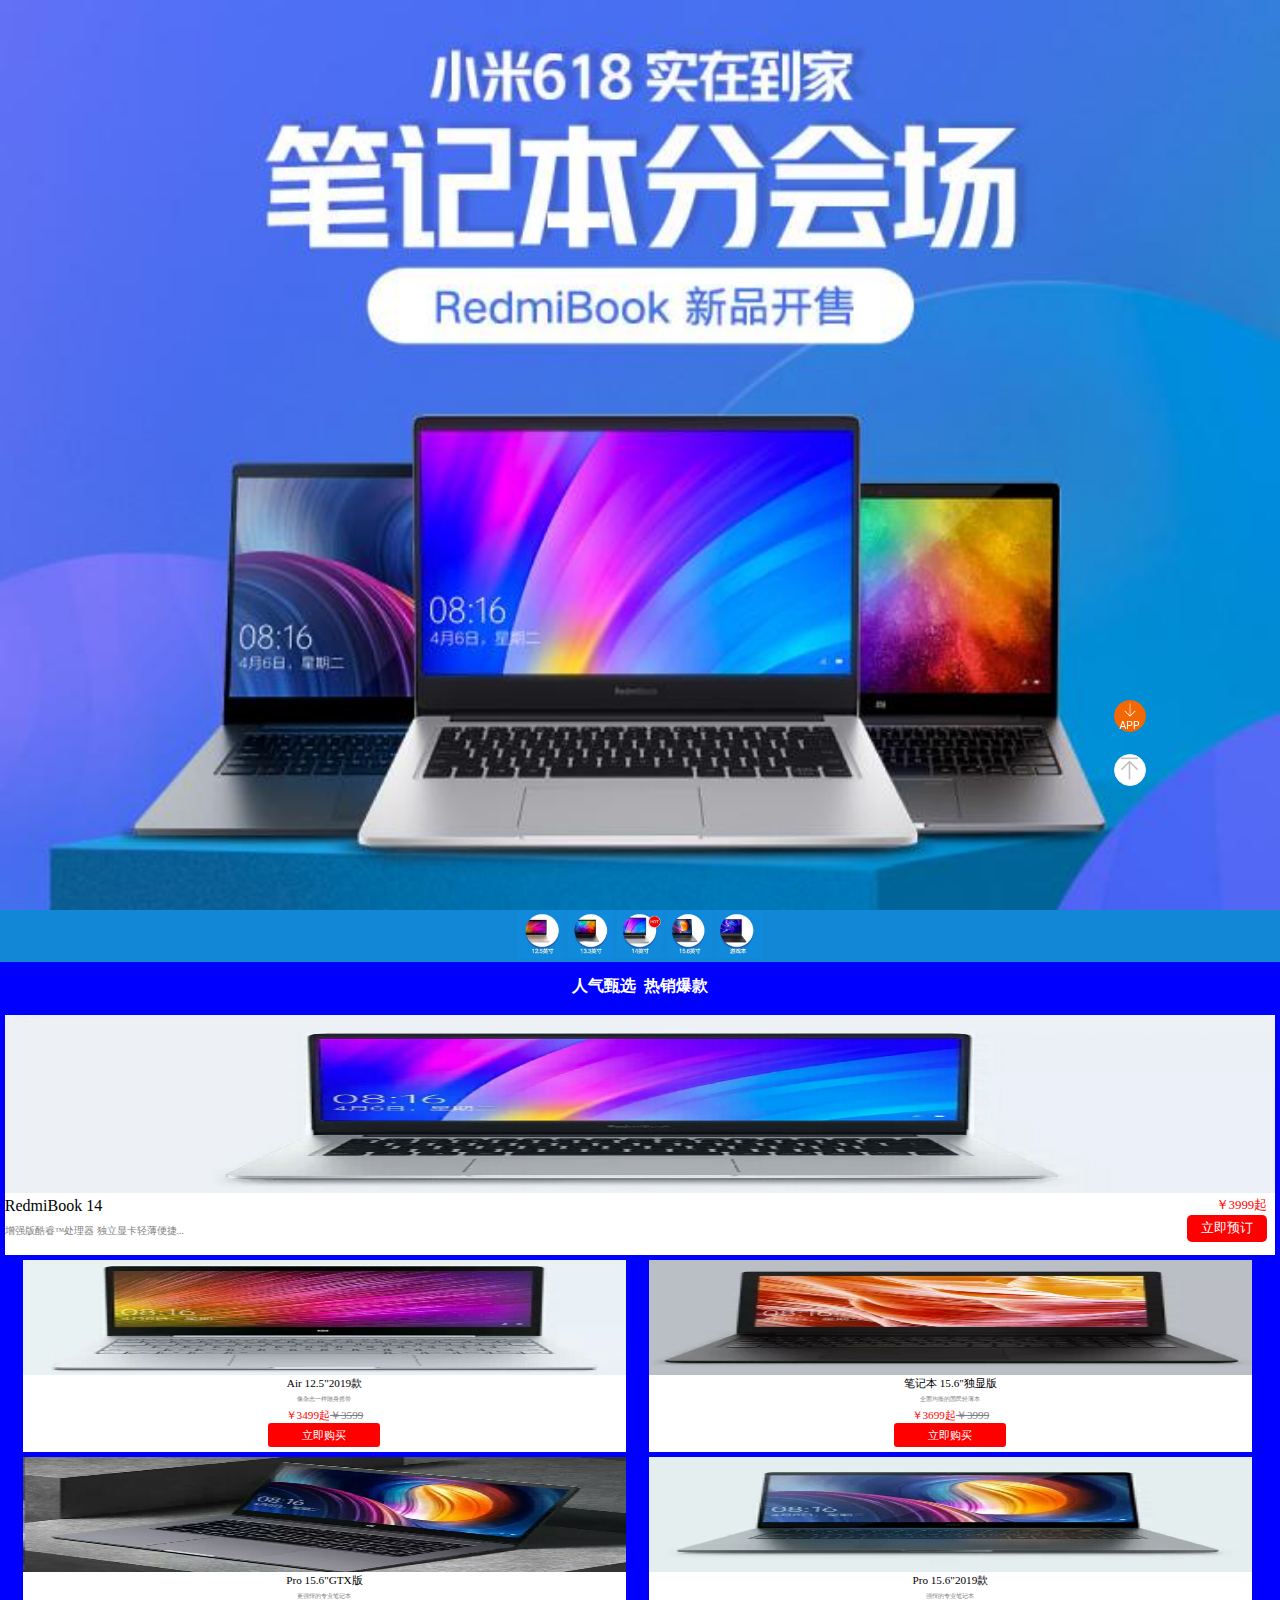
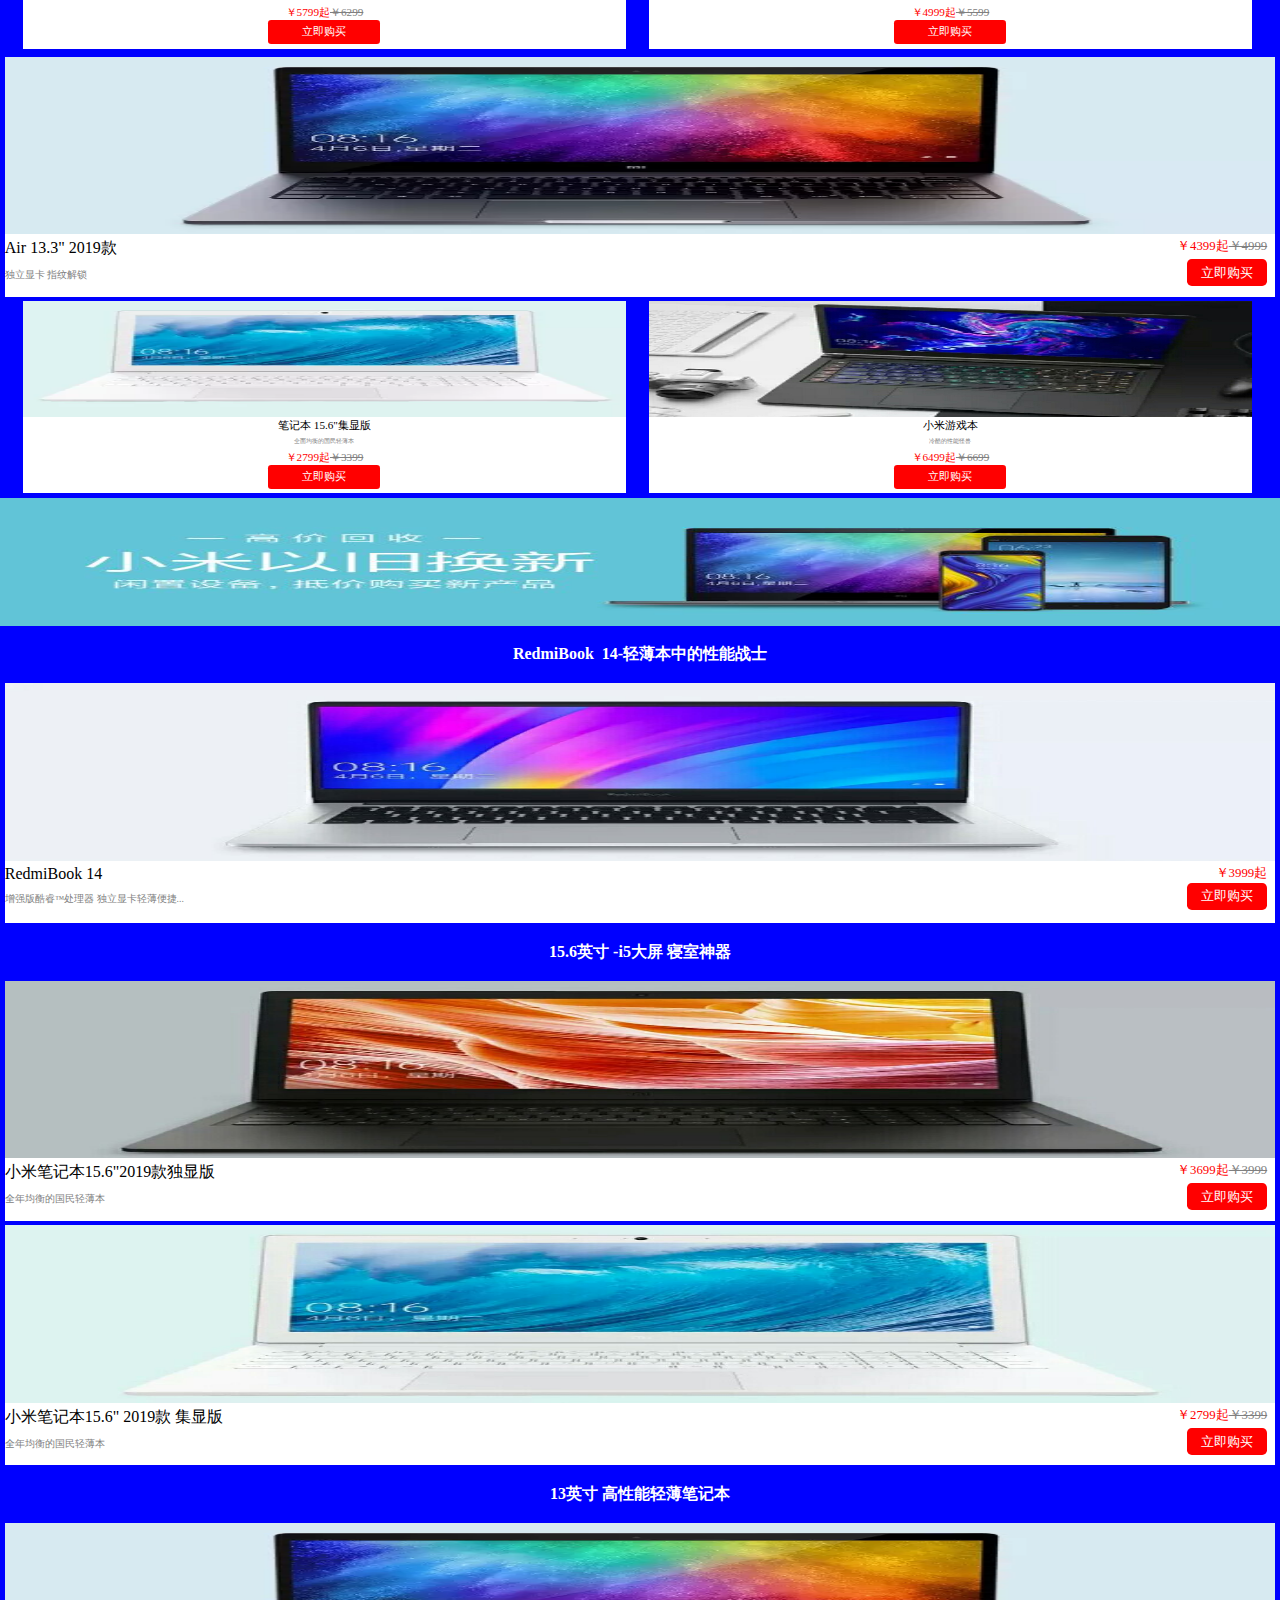
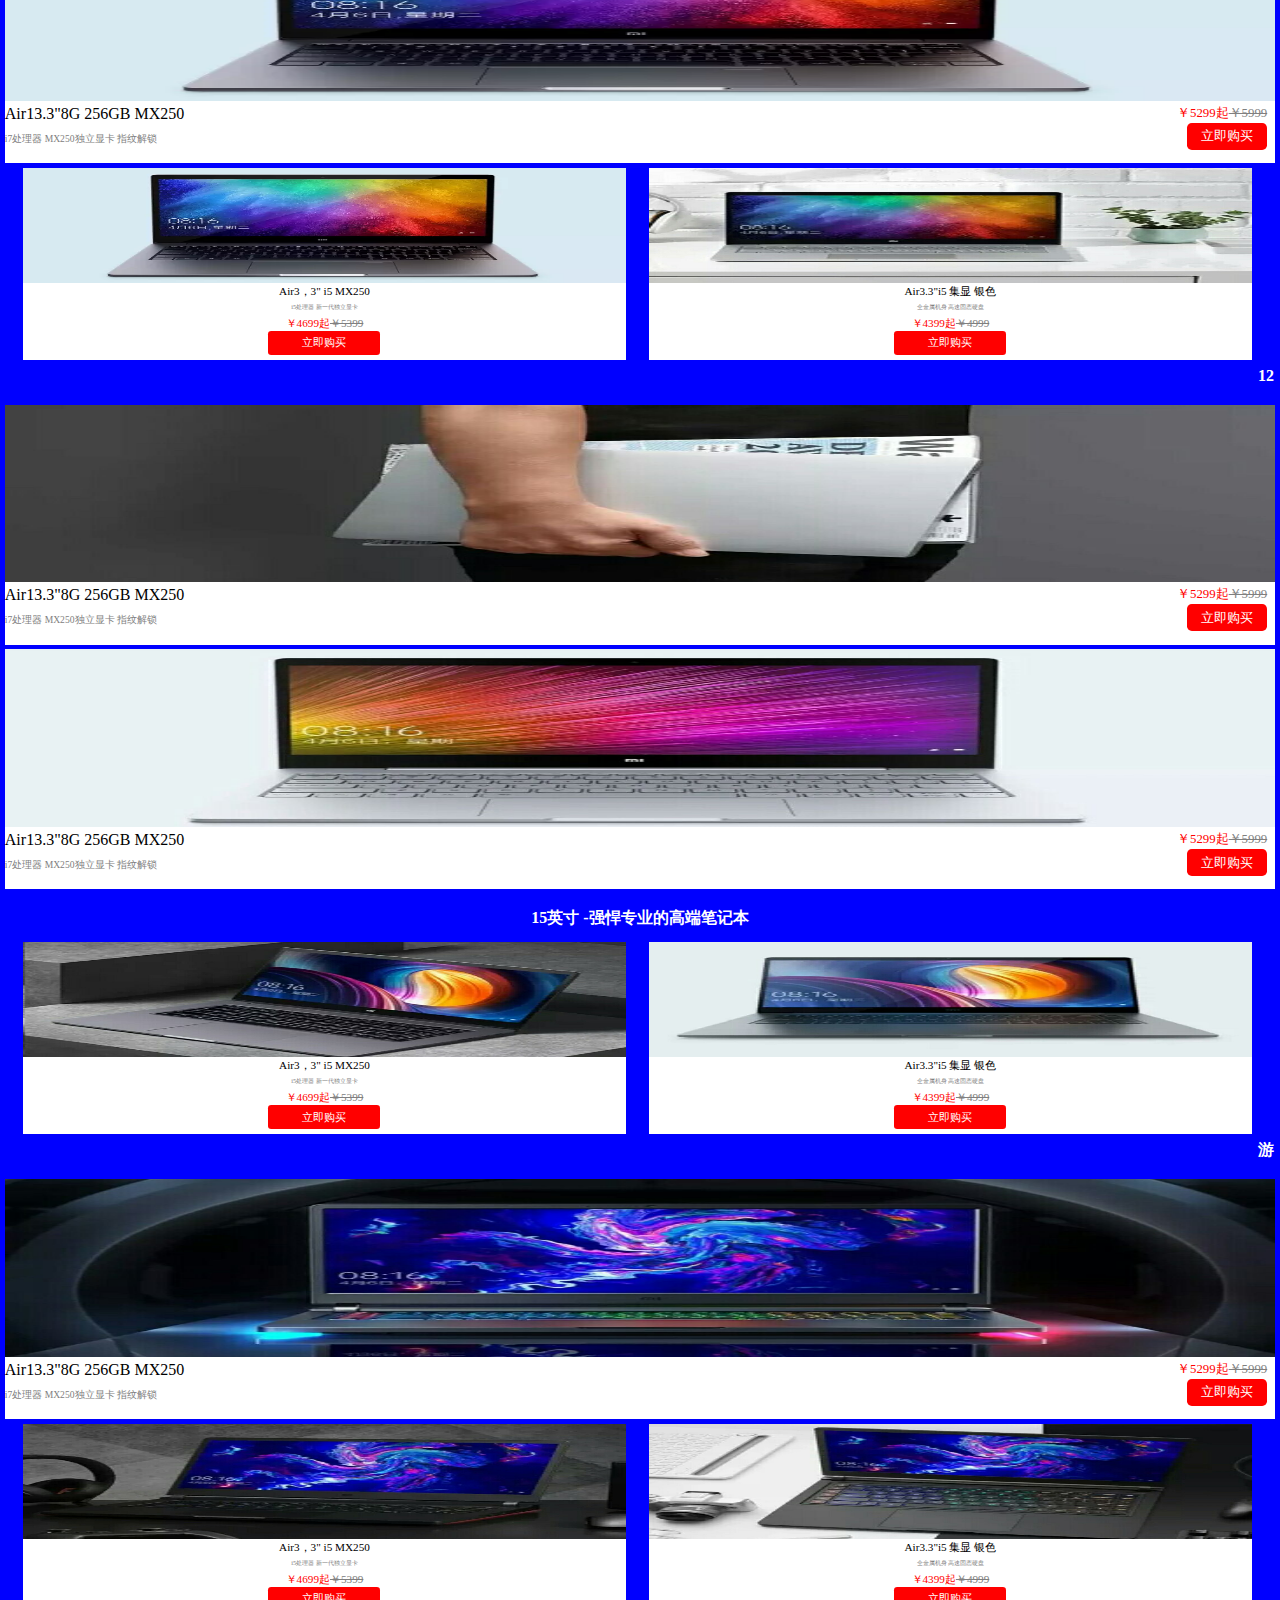
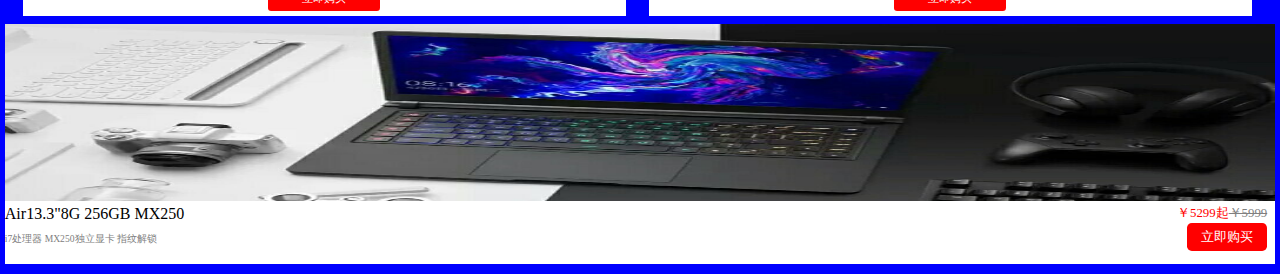
<file: laptop.html>
<!DOCTYPE html>
<html lang="en">
<head>
    <meta charset="UTF-8">
    <title>笔记本</title>
    <link type="text/css" rel="stylesheet" href="css/laptop.css">
    <meta name="viewport" content="initial-scale=1.0,user-scalable=no,maxinum-scale=1,width=device-width">
</head>
<body>

<p class="bjb-all">
    <!--从上到下第一部分-->
    <div class=" bjb-content1">
        <img src="img/bjb-content1.jpg">
    </div>
    <!--第二部分英寸-->
    <div class="bjb-content2">
        <ul>
            <li><img src="img/yc-1.jpg"></li>
            <li><img src="img/yc-2.jpg"></li>
            <li><img src="img/yc-3.jpg"></li>
            <li><img src="img/yc-4.jpg"></li>
            <li><img src="img/yc-5.jpg"></li>
        </ul>
    </div>
    <!--人气甄选-->
    <div class="bjb-content3">
        <h3>人气甄选&nbsp;&nbsp;热销爆款</h3>
        <div class="bjb-content3-1">
            <img src="img/rq-1.jpg">

            <div><a>RedmiBook 14</a><a class="price">￥3999起</a></div>
                <p class="jieshao">增强版酷睿™处理器&nbsp;独立显卡轻薄便捷...</p><button>立即预订</button>
        </div>


        <div class="bjb-content3-list-1">
            <ul>
                <li class="3-list-11"><img src="img/rq-2.jpg">
                    <p class="xhao">Air&nbsp;12.5"2019款</p>
                    <p class="jieshao-1">像杂志一样随身携带</p>
                    <p class="price1">￥3499起<del>￥3599</del></p>
                    <p><button>立即购买</button></p>
                </li>
                <li class="3-list-12"><img src="img/rq-3.png">
                    <p class="xhao">笔记本&nbsp;15.6"独显版</p>
                    <p class="jieshao-1">全面均衡的国民轻薄本</p>
                    <p class="price1">￥3699起<del>￥3999</del></p>
                    <p><button>立即购买</button></p>

                </li>
                <li class="3-list-13"><img src="img/rq-4.jpg">
                    <p class="xhao">Pro&nbsp;15.6"GTX版</p>
                    <p class="jieshao-1">更强悍的专业笔记本</p>
                    <p class="price1">￥5799起<del>￥6299</del></p>
                    <p><button>立即购买</button></p>

                </li>
                <li class="3-list-14"><img src="img/rq-5.jpg">
                    <p class="xhao">Pro&nbsp;15.6"2019款</p>
                    <p class="jieshao-1">强悍的专业笔记本</p>
                    <p class="price1">￥4999起<del>￥5599</del></p>
                    <p><button>立即购买</button></p>

                </li>
            </ul>
        </div>
        <!--第二个列表-->
        <div class="bjb-content3-1">
            <img src="img/rq-6.png">

            <div><a>Air&nbsp;13.3" 2019款</a><a class="price">￥4399起<del>￥4999</del></a></div>
            <p class="jieshao">独立显卡&nbsp;指纹解锁</p><button>立即购买</button>
        </div>


        <div class="bjb-content3-list-2">
            <ul>
                <li class="3-list-21"><img src="img/rq-7.png">
                    <p class="xhao">笔记本&nbsp;15.6"集显版</p>
                    <p class="jieshao-1">全面均衡的国民轻薄本</p>
                    <p class="price1">￥2799起<del>￥3399</del></p>
                    <p><button>立即购买</button></p>

                </li>
                <li class="3-list-22"><img src="img/rq-8.jpg">
                    <p class="xhao">小米游戏本</p>
                    <p class="jieshao-1">冷酷的性能怪兽</p>
                    <p class="price1">￥6499起<del>￥6699</del></p>
                    <p><button>立即购买</button></p>

                </li>
            </ul>
        </div>
        <!--高价回收-->

        <div class="gjhs">
            <img src="img/title-img.jpg">
        </div>

        <h3>RedmiBook &nbsp;14-轻薄本中的性能战士</h3>
        <div class="bjb-content3-1">
            <img src="img/rq-1.jpg">

            <div><a>RedmiBook&nbsp;14</a><a class="price">￥3999起</a></div>
            <p class="jieshao">增强版酷睿™处理器&nbsp;独立显卡轻薄便捷...</p><button>立即购买</button>
        </div>

        <h3>15.6英寸&nbsp;-i5大屏&nbsp;寝室神器</h3>
        <div class="bjb-content3-1">
            <img src="img/rq-33.jpg">
            <div><a>小米笔记本15.6"2019款独显版</a><a class="price">￥3699起<del>￥3999</del></a></div>
            <p class="jieshao">全年均衡的国民轻薄本</p><button>立即购买</button>
        </div>

        <div class="bjb-content3-1">
            <img src="img/rq-77.jpg">
        <div><a>小米笔记本15.6"&nbsp;2019款&nbsp;集显版</a><a class="price">￥2799起<del>￥3399</del></a></div>
        <p class="jieshao">全年均衡的国民轻薄本</p><button>立即购买</button>
    </div>

        <h3>13英寸&nbsp;高性能轻薄笔记本</h3>
        <div class="bjb-content3-1">
            <img src="img/rq-6.png">
            <div><a>Air13.3"8G&nbsp;256GB MX250</a><a class="price">￥5299起<del>￥5999</del></a></div>
            <p class="jieshao">i7处理器 MX250独立显卡 指纹解锁</p><button>立即购买</button>
        </div>

        <div class="bjb-content3-list-2">
            <ul>
                <li class="3-list-21"><img src="img/rq-6.png">
                    <p class="xhao">Air3，3"&nbsp;i5 MX250</p>
                    <p class="jieshao-1">i5处理器 新一代独立显卡</p>
                    <p class="price1">￥4699起<del>￥5399</del></p>
                    <p><button>立即购买</button></p>

                </li>
                <li class="3-list-22"><img src="img/rq-9.jpg">
                    <p class="xhao">Air3.3"i5 集显 银色</p>
                    <p class="jieshao-1">全金属机身 高速固态硬盘</p>
                    <p class="price1">￥4399起<del>￥4999</del></p>
                    <p><button>立即购买</button></p>

                </li>
            </ul>
        </div>

        <h3>12英寸&nbsp;-如杂志般轻薄便捷</h3>
        <div class="bjb-content3-1">
            <img src="img/rq-10.jpg">
            <div><a>Air13.3"8G&nbsp;256GB MX250</a><a class="price">￥5299起<del>￥5999</del></a></div>
            <p class="jieshao">i7处理器 MX250独立显卡 指纹解锁</p><button>立即购买</button>
        </div>
        <div class="bjb-content3-1">
            <img src="img/rq-11.jpg">
            <div><a>Air13.3"8G&nbsp;256GB MX250</a><a class="price">￥5299起<del>￥5999</del></a></div>
            <p class="jieshao">i7处理器 MX250独立显卡 指纹解锁</p><button>立即购买</button>
        </div>

        <h3>15英寸&nbsp;-强悍专业的高端笔记本</h3>
        <div class="bjb-content3-list-2">
            <ul>
                <li class="3-list-21"><img src="img/rq-4.jpg">
                    <p class="xhao">Air3，3"&nbsp;i5 MX250</p>
                    <p class="jieshao-1">i5处理器 新一代独立显卡</p>
                    <p class="price1">￥4699起<del>￥5399</del></p>
                    <p><button>立即购买</button></p>

                </li>
                <li class="3-list-22"><img src="img/rq-5.jpg">
                    <p class="xhao">Air3.3"i5 集显 银色</p>
                    <p class="jieshao-1">全金属机身 高速固态硬盘</p>
                    <p class="price1">￥4399起<del>￥4999</del></p>
                    <p><button>立即购买</button></p>
                </li>
            </ul>
        </div>

        <h3>游戏本&nbsp;-电竞级性能怪兽</h3>
        <div class="bjb-content3-1">
            <img src="img/yxb-1.jpg">
            <div><a>Air13.3"8G&nbsp;256GB MX250</a><a class="price">￥5299起<del>￥5999</del></a></div>
            <p class="jieshao">i7处理器 MX250独立显卡 指纹解锁</p><button>立即购买</button>
        </div>
        <div class="bjb-content3-list-2">
            <ul>
                <li class="3-list-21"><img src="img/yxb-22.jpg">
                    <p class="xhao">Air3，3"&nbsp;i5 MX250</p>
                    <p class="jieshao-1">i5处理器 新一代独立显卡</p>
                    <p class="price1">￥4699起<del>￥5399</del></p>
                    <p><button>立即购买</button></p>

                </li>
                <li class="3-list-22"><img src="img/rq-8.jpg">
                    <p class="xhao">Air3.3"i5 集显 银色</p>
                    <p class="jieshao-1">全金属机身 高速固态硬盘</p>
                    <p class="price1">￥4399起<del>￥4999</del></p>
                    <p><button>立即购买</button></p>
                </li>
            </ul>
        </div>

        <div class="bjb-content3-1" id="yxb">
            <img src="img/rq-88.jpg">
            <div><a>Air13.3"8G&nbsp;256GB MX250</a><a class="price">￥5299起<del>￥5999</del></a></div>
            <p class="jieshao">i7处理器 MX250独立显卡 指纹解锁</p><button>立即购买</button>
        </div>
    </div>
</div>
<div class="download_button">
    <button><img src="img/download.png">APP</button>

</div>
<div class="top_button">
    <button><img src="img/top_button.png"></button>
</div>

</body>
</html>
</file>
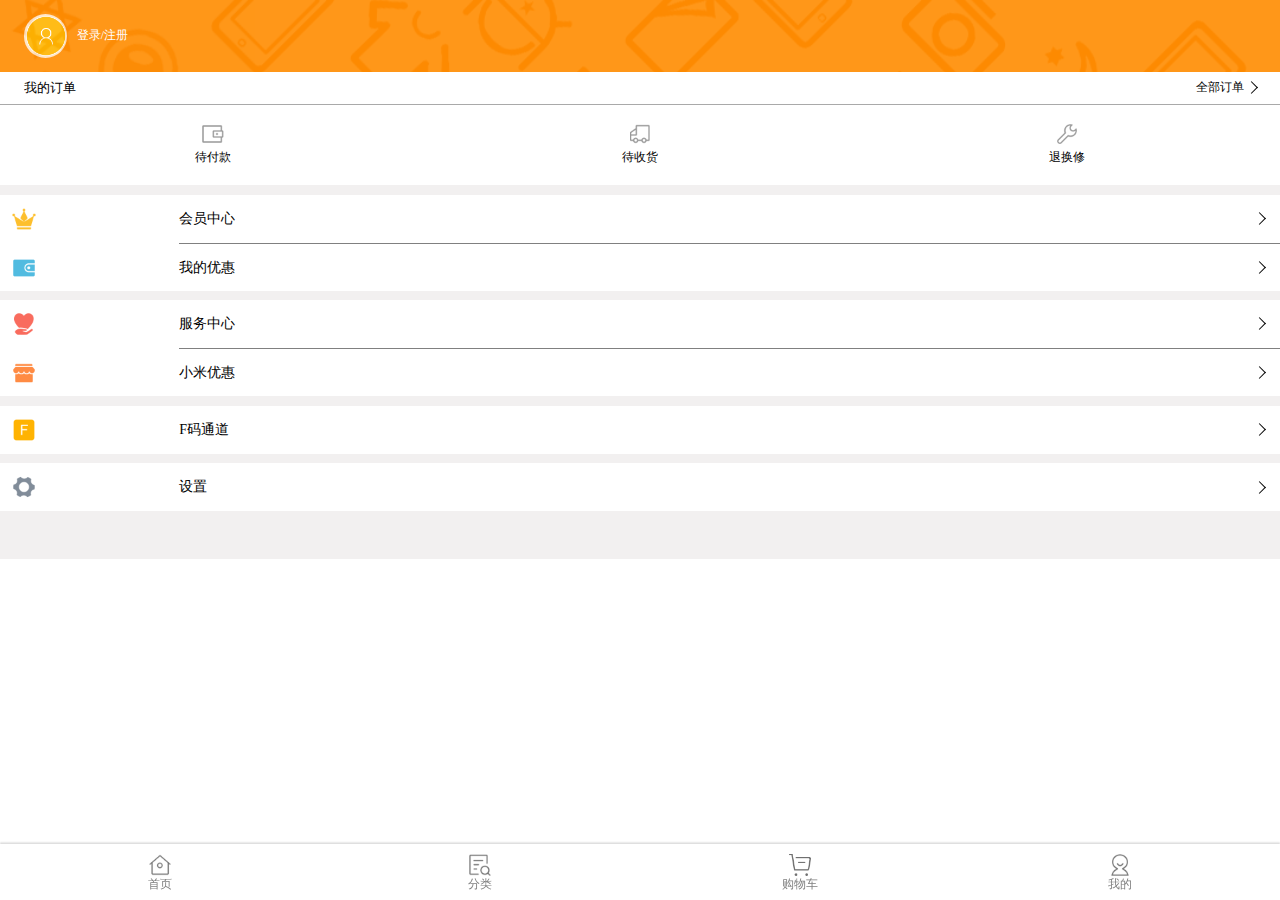
<file: mine.html>
<!DOCTYPE html>
<html>
	<head>
		<meta charset="UTF-8">
		<link href="css/mine.css"  rel="stylesheet" type="text/css"/>
		<meta name="viewport" content="width=device-width,initial-scale=1,minimum-scale=1,maximum-scale=1,user-scalable=no">
		<title>我的</title>
	</head>
	<body>
		<div class="head">
			<div class="head-container">
				<div class="logo">
					<img src="img/avatar.76a75b8f17.png" />
				</div>
				<a href=""><span class="head-span">登录/注册</span></a>
			</div>
		</div>
		<div class="Orderform">
			<a href="#">
				<span class="Orderform-span1">我的订单</span>
			</a>
			<a href="#">
				<span class="Orderform-span2">
					全部订单&nbsp;
					<div class="arrows"></div>
				</span>
			</a>
		</div>
		<div class="pay-take-exchange">
			<a href="#"><div class="pay">
				<div class="pay-img">
					<img src="img/ed500c7cd58a9b9044d27d47aed24c85.jpg" width="100%" height="100%" />
				</div>
				<span>待付款</span>
			</div></a>
			<a href="#"><div class="pay">
				<div class="pay-img">
					<img src="img/a51fc593390cc8ed189db7ee7e949a39.jpg" width="100%" height="100%" />
				</div>
				<span>待收货</span>
			</div></a>
			<a href="#"><div class="pay">
				<div class="pay-img">
					<img src="img/nav-4.d68723895f.png" width="100%" height="100%" />
				</div>
				<span>退换修</span>
			</div></a>
		</div>
		<div class="space"></div>
		<div class="two-chose">
			<a href="#"><div class="chose-top">
				<div class="tubiao">
					<img src="img/382250494225873aa5d8564dcf65b7f5.jpg"/>
				</div>
				<div class="top-font">
					<span>
						会员中心
						<div class="chose-arrows"></div>
					</span>
				</div>
			</div></a>
			<a href="#"><div class="chose-bottom">
				<div class="tubiao">
					<img src="img/d4900ba4f9267b193f246c9a9822ddd2.jpg"/>
				</div>
				<div class="bottom-font">
					<span>
						我的优惠
						<div class="chose-arrows"></div>
					</span>
				</div>
			</div></a>
		</div>
		<div class="space"></div>
		<div class="two-chose">
			<a href="#"><div class="chose-top">
				<div class="tubiao">
					<img src="img/7aaa9ebac47f1c16299ca207ee674dea.jpg"/>
				</div>
				<div class="top-font">
					<span>
						服务中心
						<div class="chose-arrows"></div>
					</span>
				</div>
			</div></a>
			<a href="#"><div class="chose-bottom">
				<div class="tubiao">
					<img src="img/acfd721cfacd6e30fcf1db0c9ad2c3d5.jpg"/>
				</div>
				<div class="bottom-font">
					<span>
						小米优惠
						<div class="chose-arrows"></div>
					</span>
				</div>
			</div></a>
		</div>
		<div class="space"></div>
		<div class="one-chose">
			<a href="#"><div class="chose-bottom">
				<div class="tubiao">
					<img src="img/480958e067d85a4a1f5dfa3562fe5163.jpg"/>
				</div>
				<div class="bottom-font">
					<span>
						F码通道
						<div class="chose-arrows"></div>
					</span>
				</div>
			</div></a>
		</div>
		<div class="space"></div>
		<div class="one-chose">
			<a href="#"><div class="chose-bottom">
				<div class="tubiao">
					<img src="img/i-setting.fb9625b3f2.png"/>
				</div>
				<div class="bottom-font">
					<span>
						设置
						<div class="chose-arrows"></div>
					</span>
				</div>
			</div></a>
		</div>
		<div class="big-space"></div>
		<div class="foot">
			<div class="foot-chose">
				<div class="chose-tubiao"><img src="img/sy.jpg" width="100%" height="100%"/></div>
				<span>首页</span>
			</div>
			<div class="foot-chose">
				<div class="chose-tubiao"><img src="img/fl.jpg" width="100%" height="100%"/></div>
				<span>分类</span>
			</div>
			<div class="foot-chose">
				<div class="chose-tubiao"><img src="img/gwc.jpg" width="100%" height="100%"/></div>
				<span>购物车</span>
			</div>
			<div class="foot-chose">
				<div class="chose-tubiao"><img src="img/wd.jpg" width="100%" height="100%"/></div>
				<span>我的</span>
			</div>
		</div>
	</body>
</html>
</file>
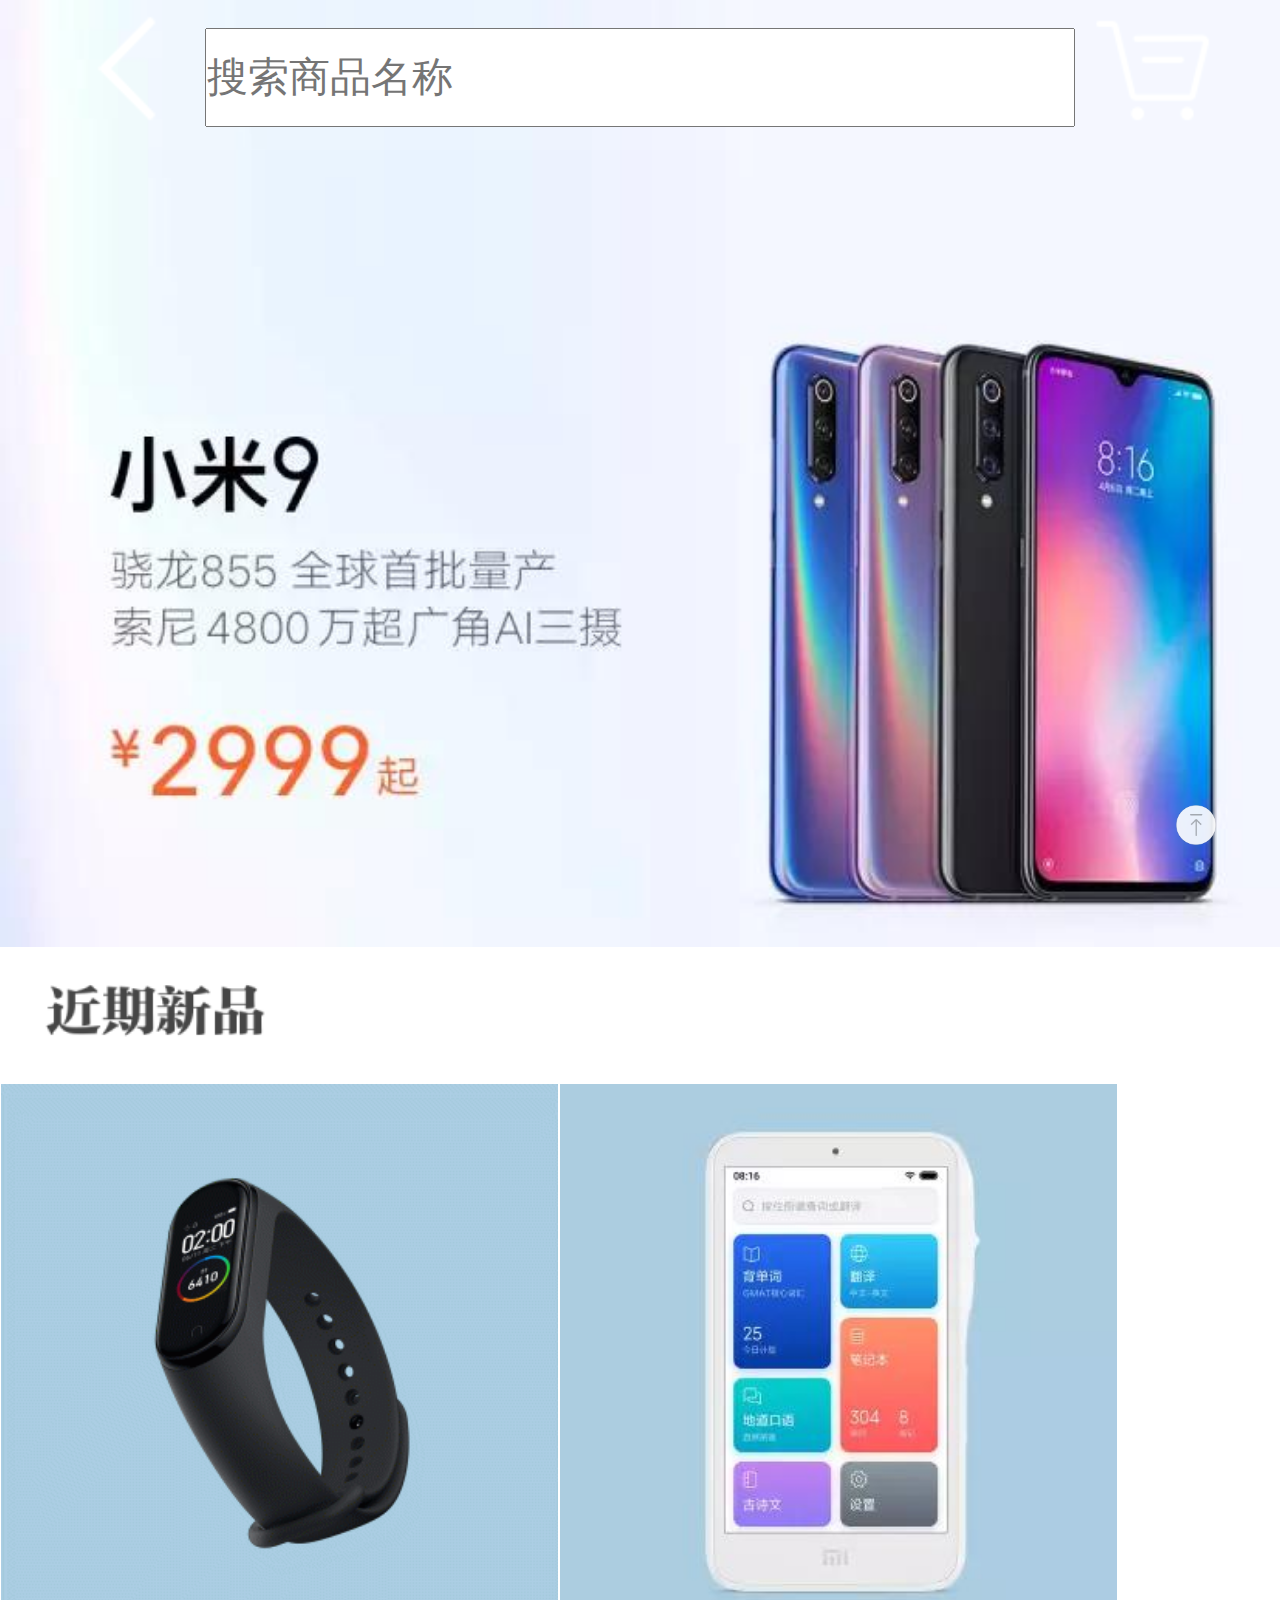
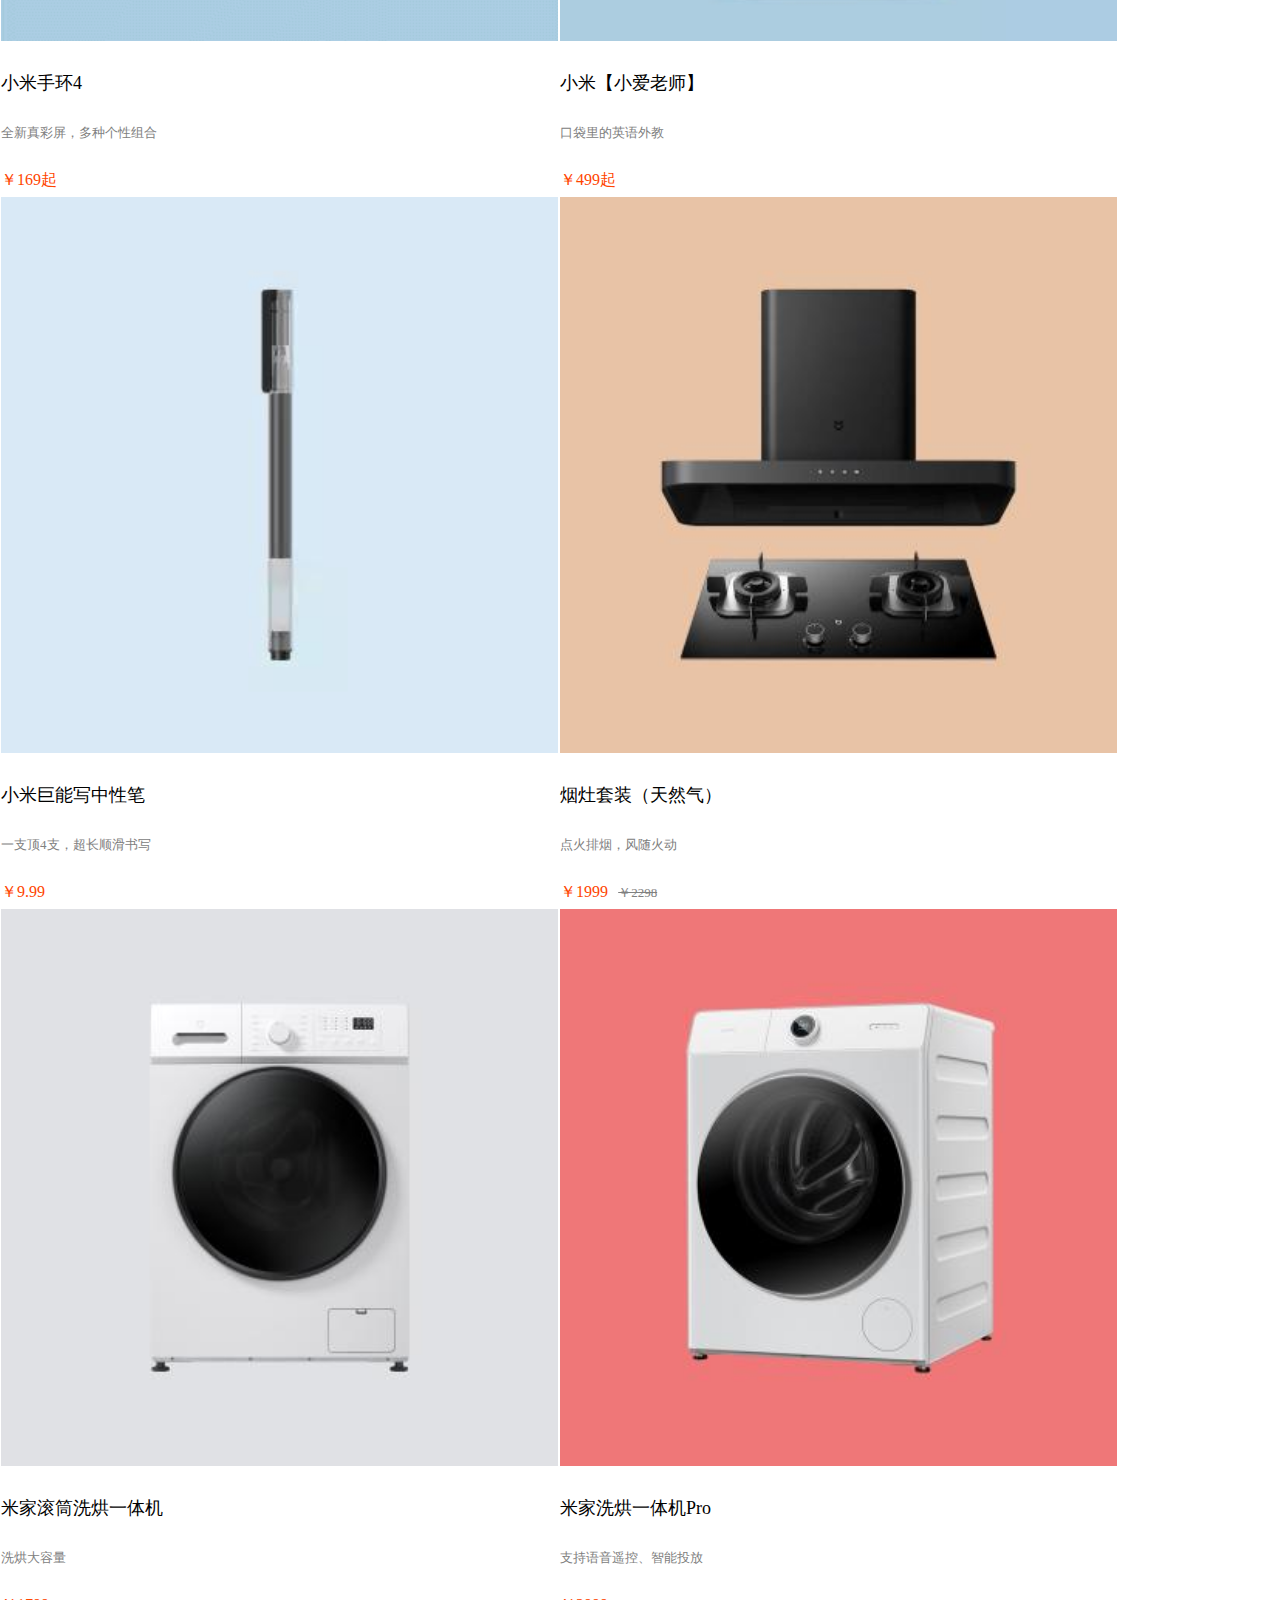
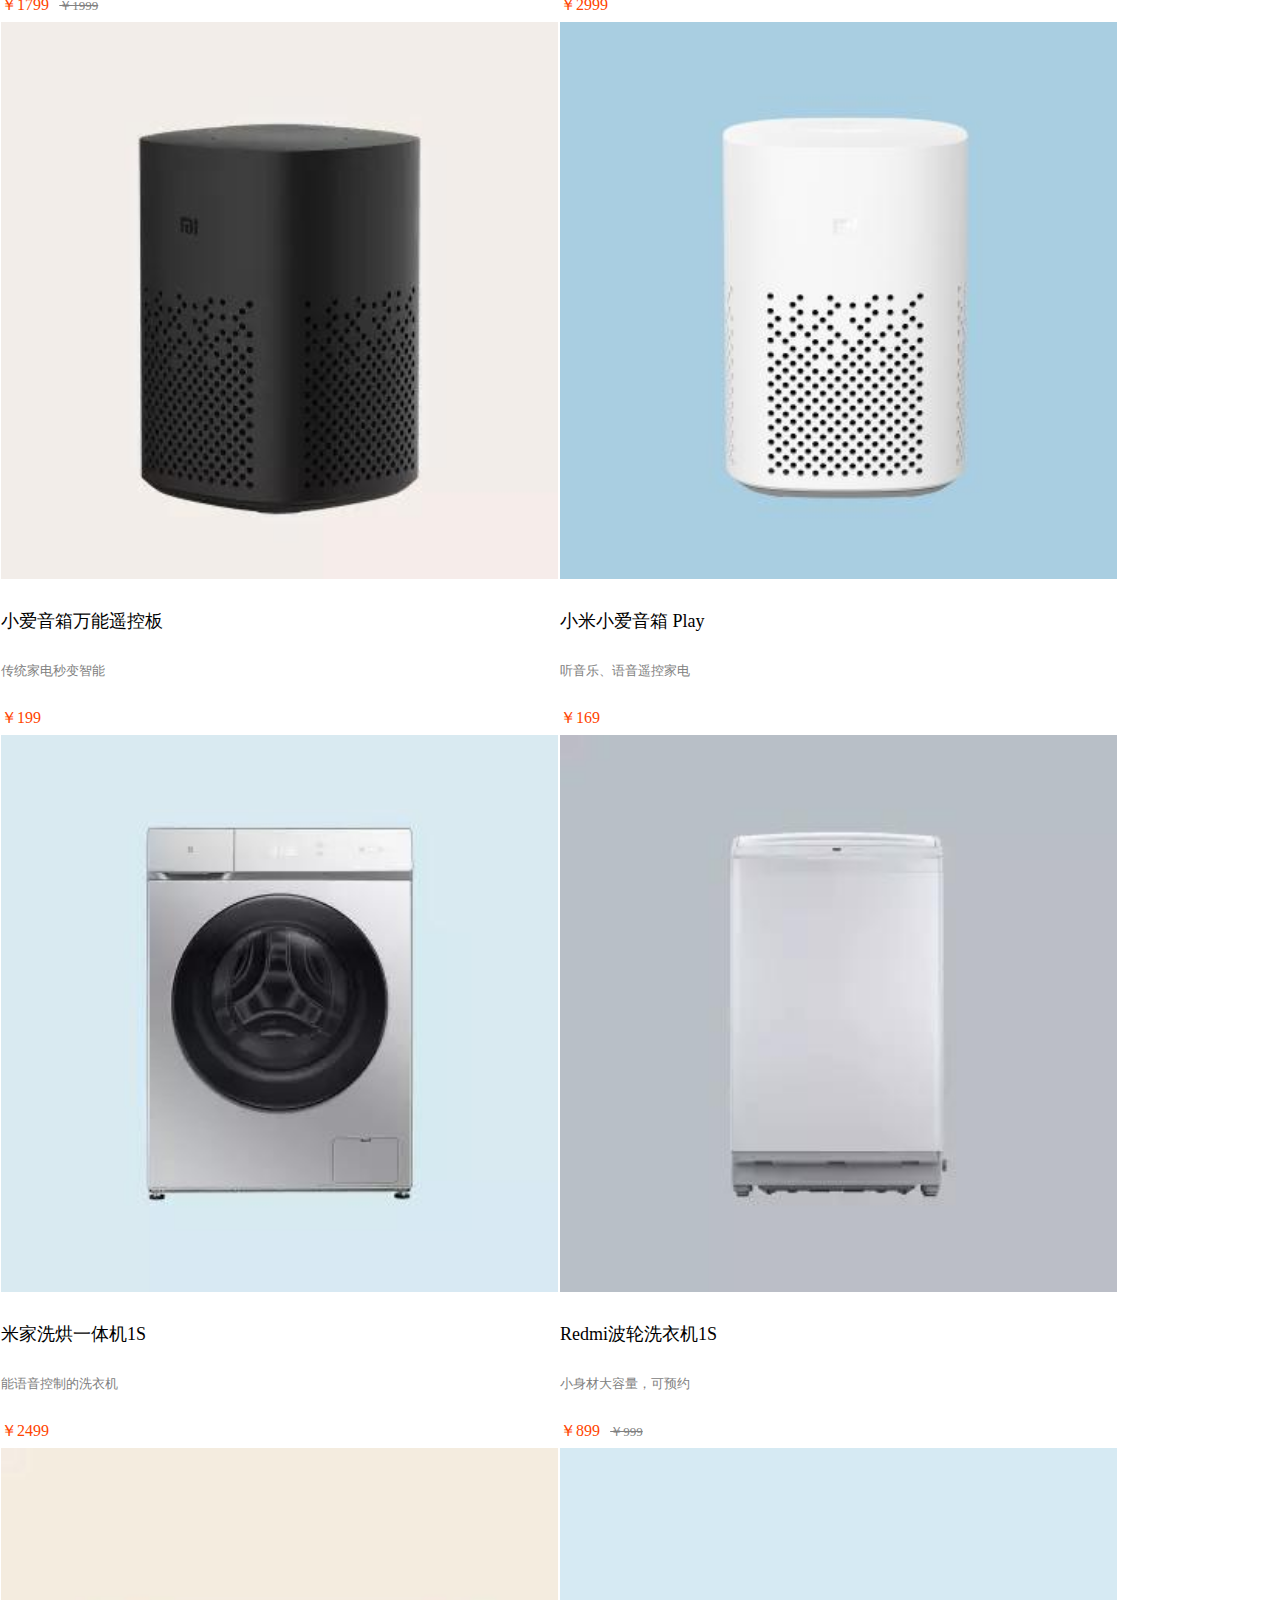
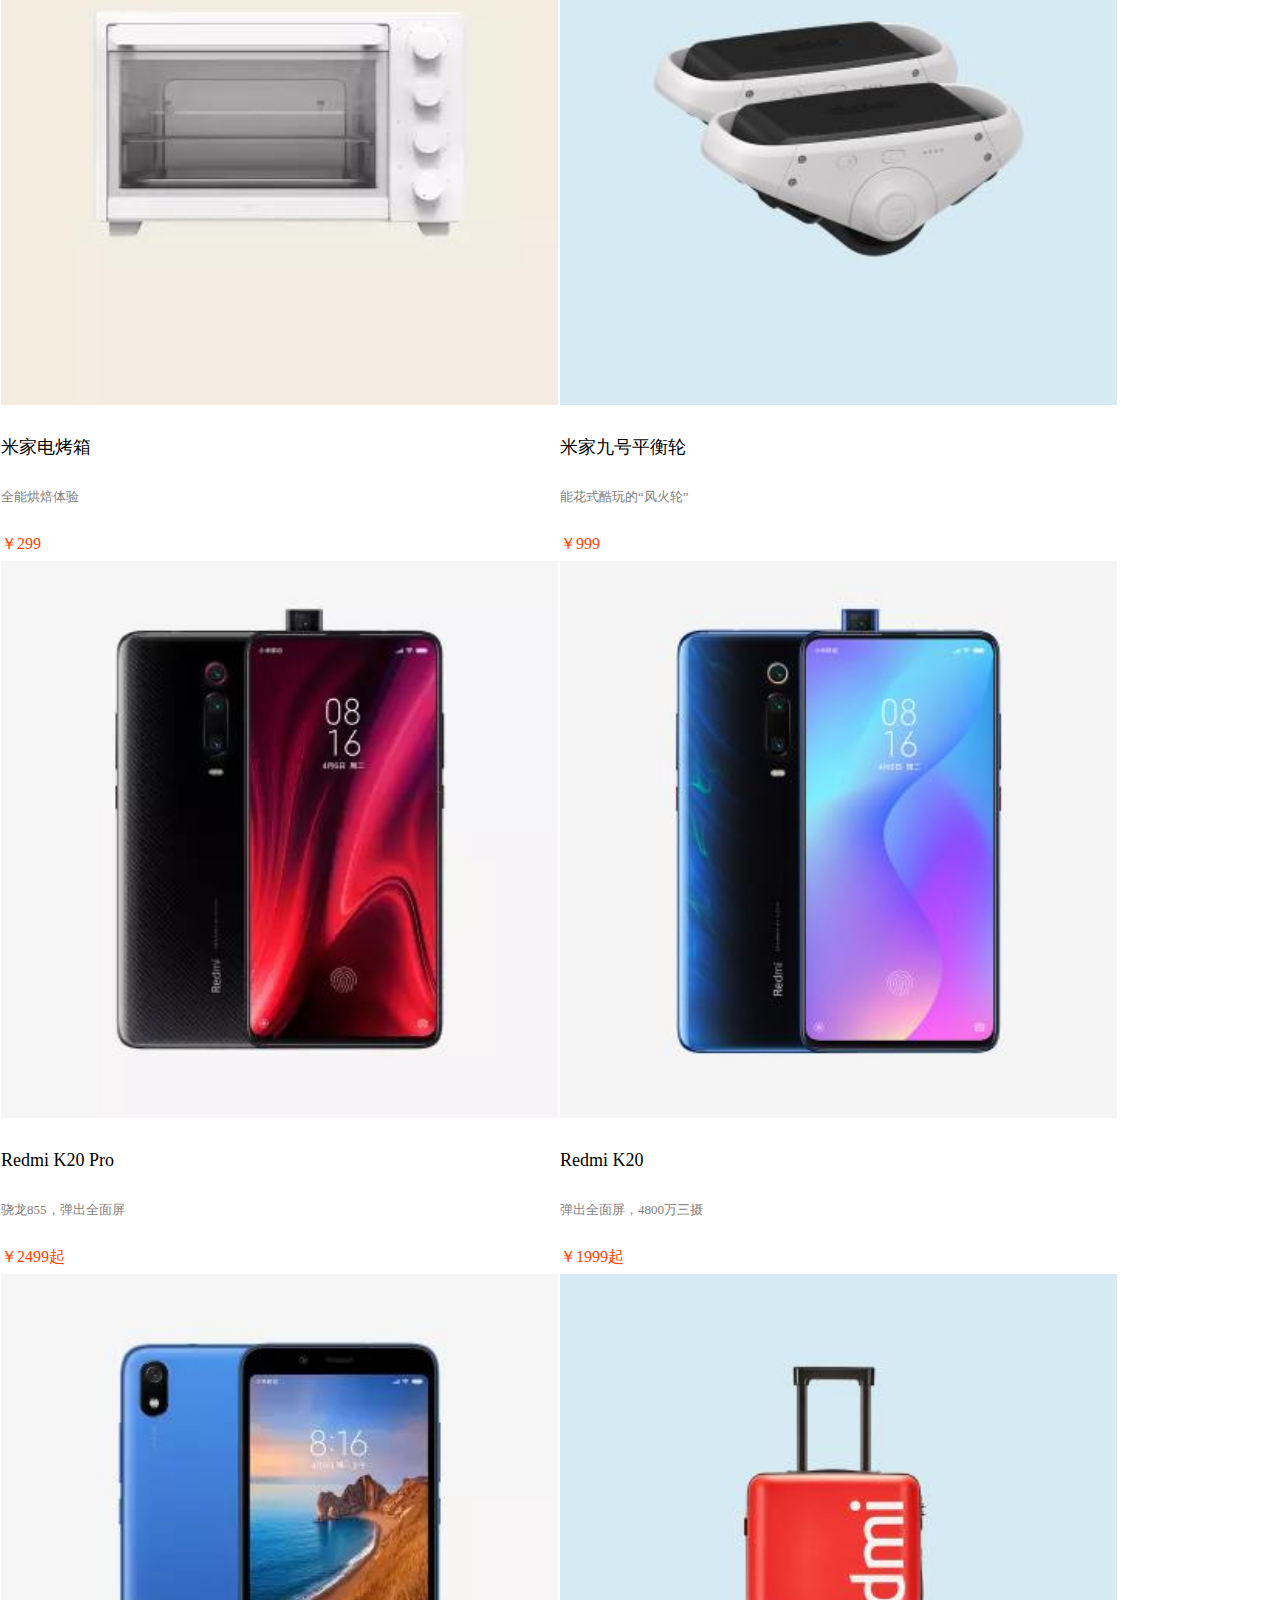
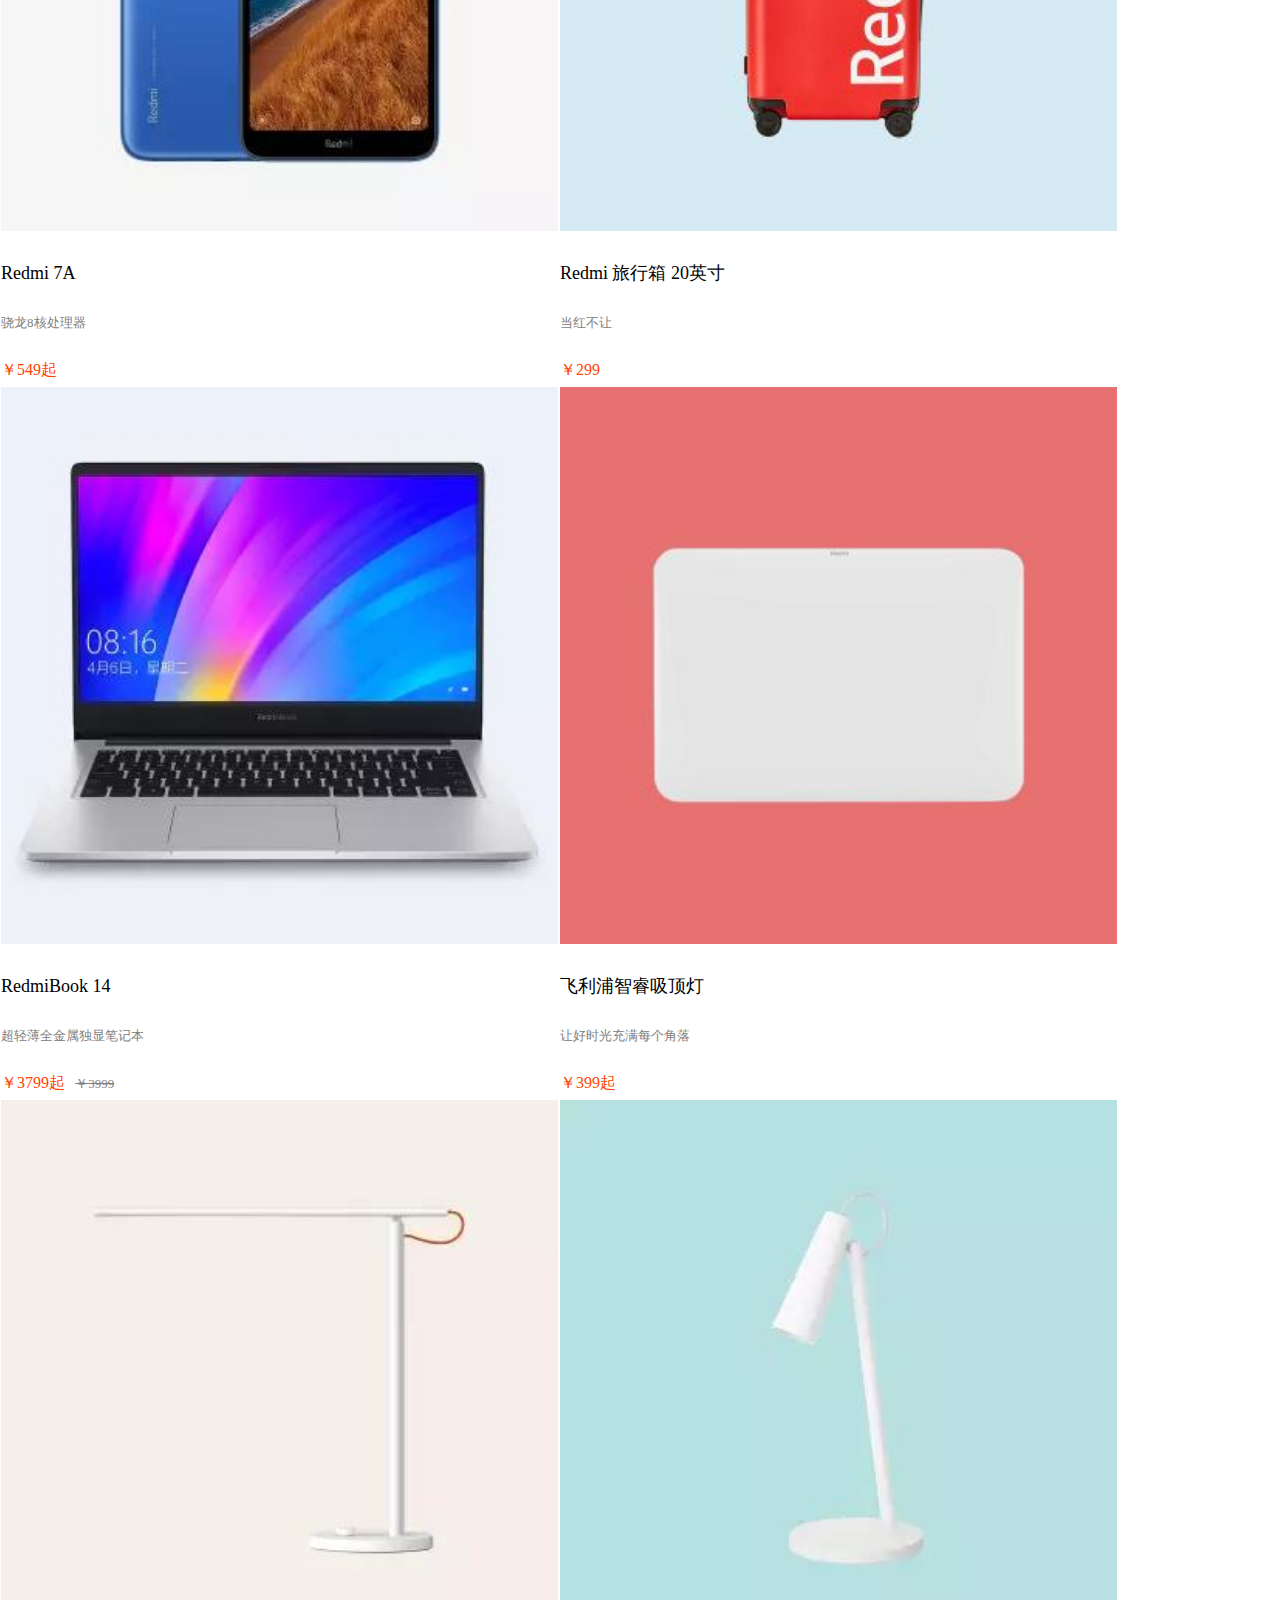
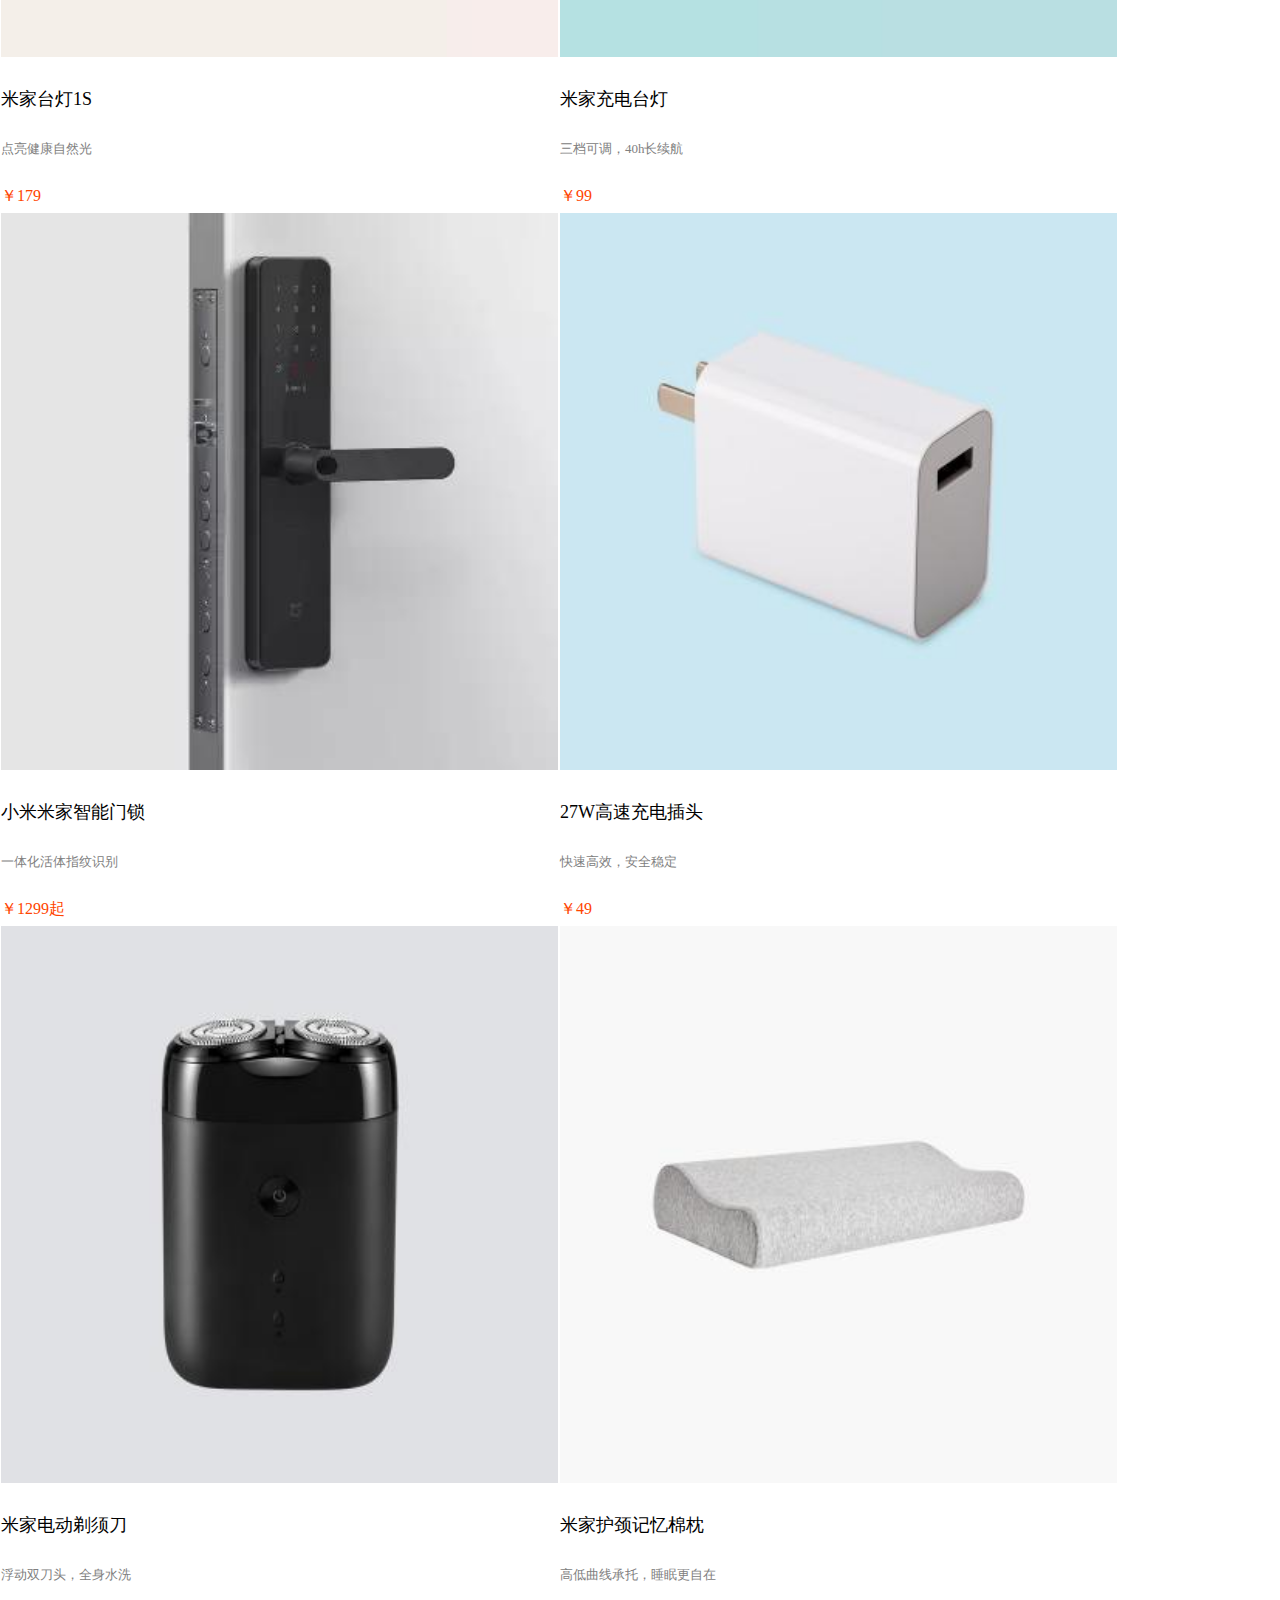
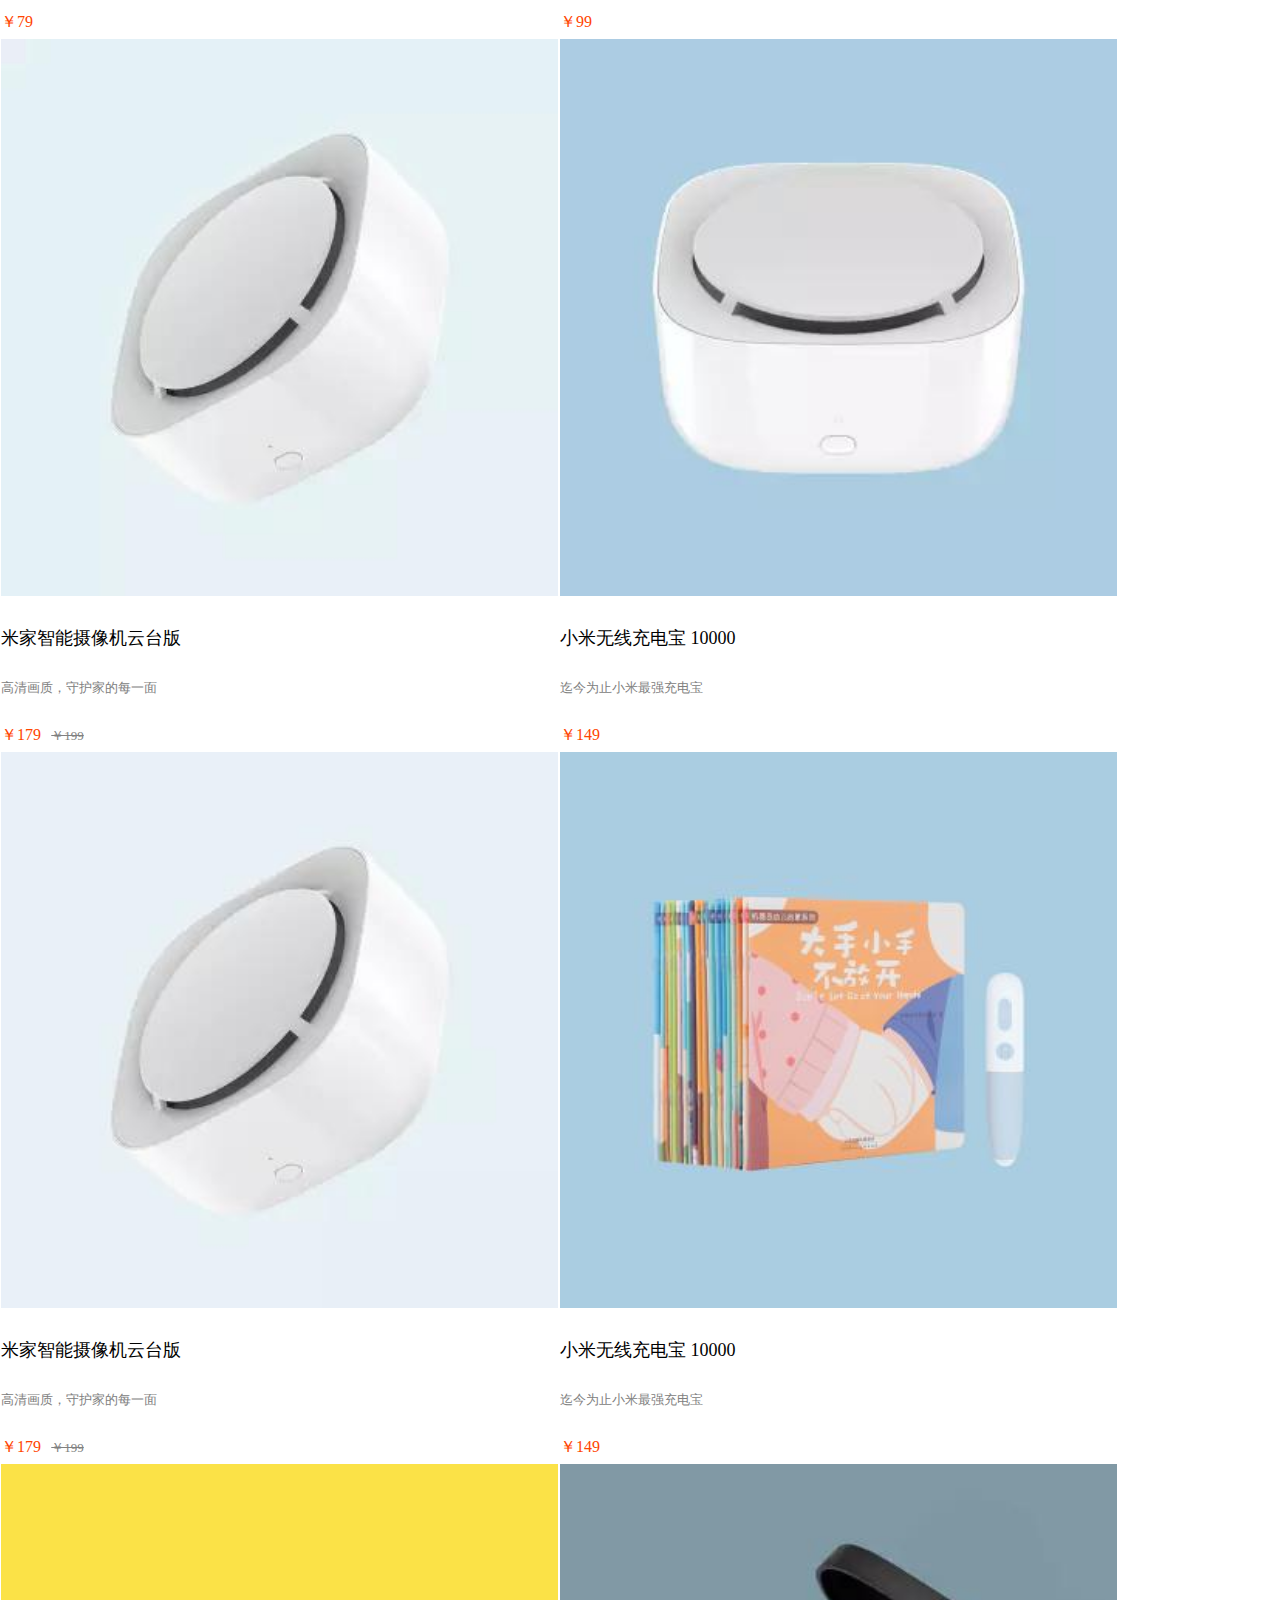
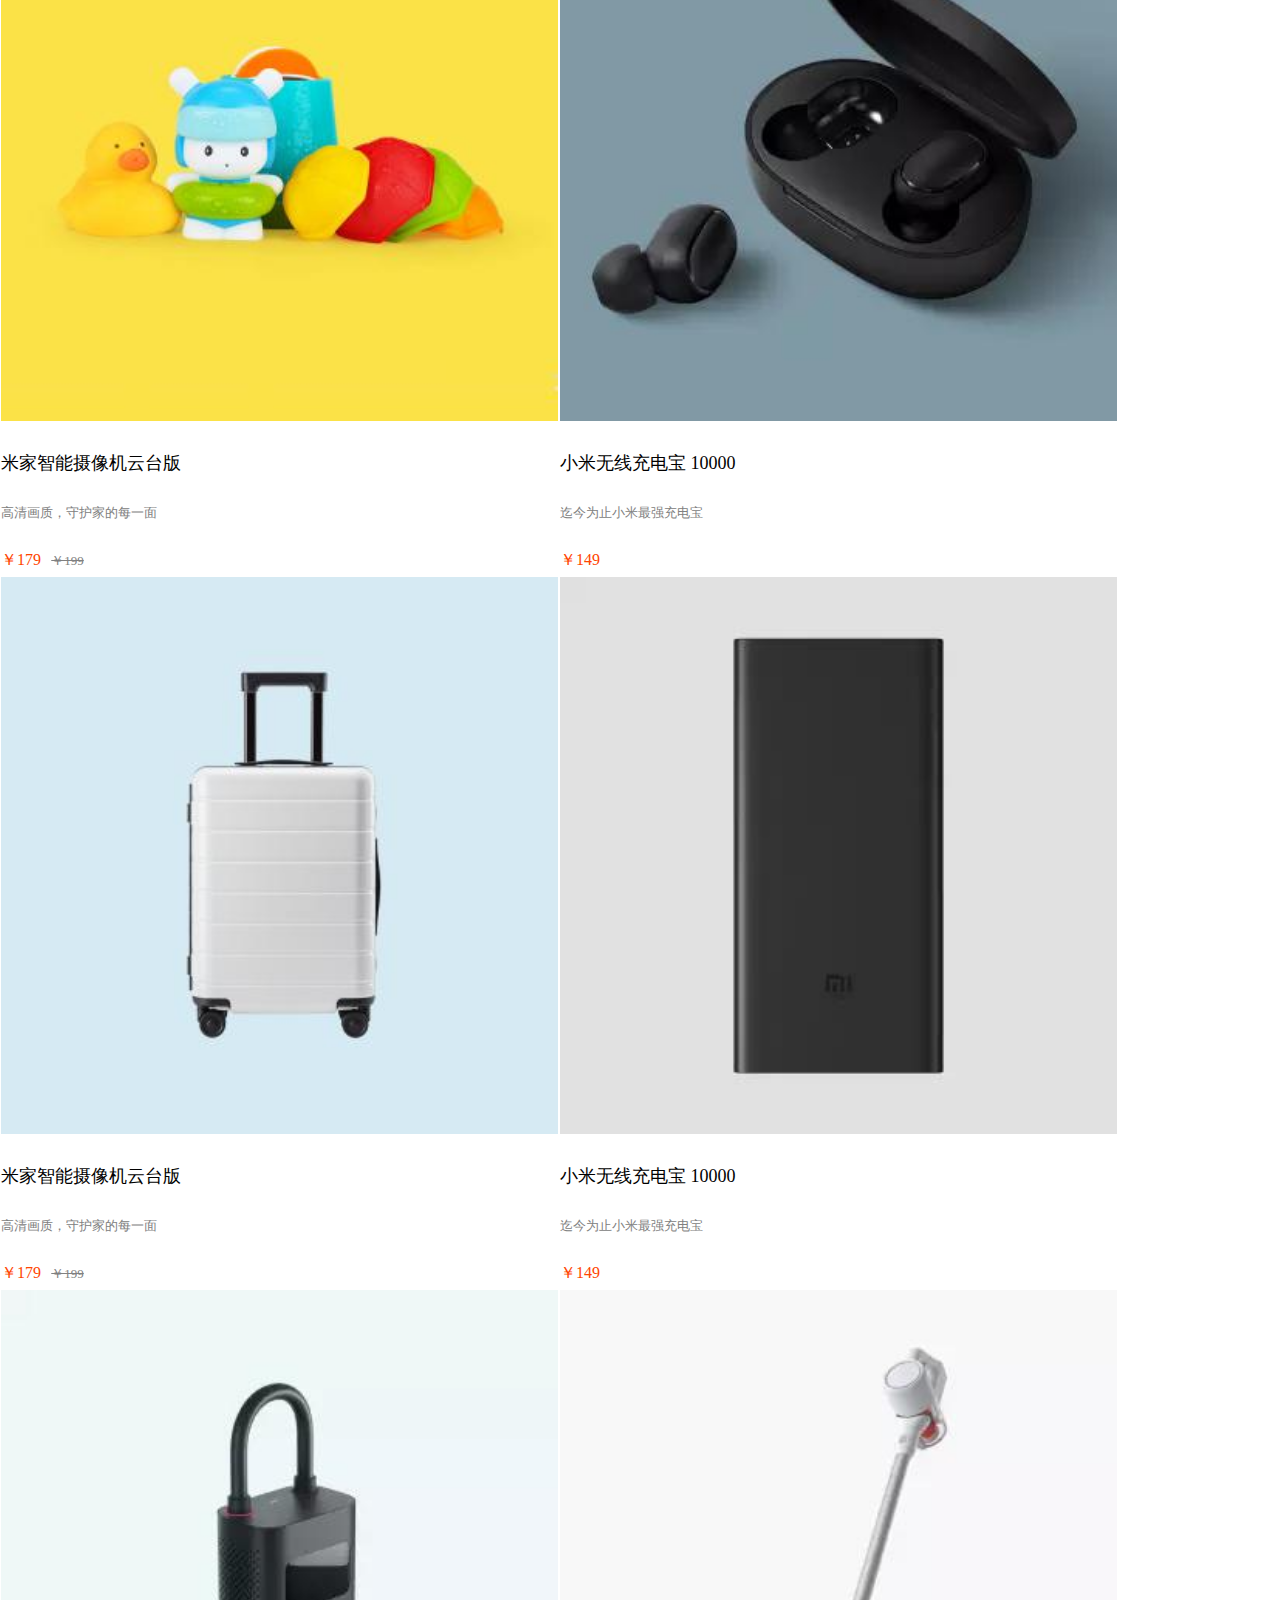
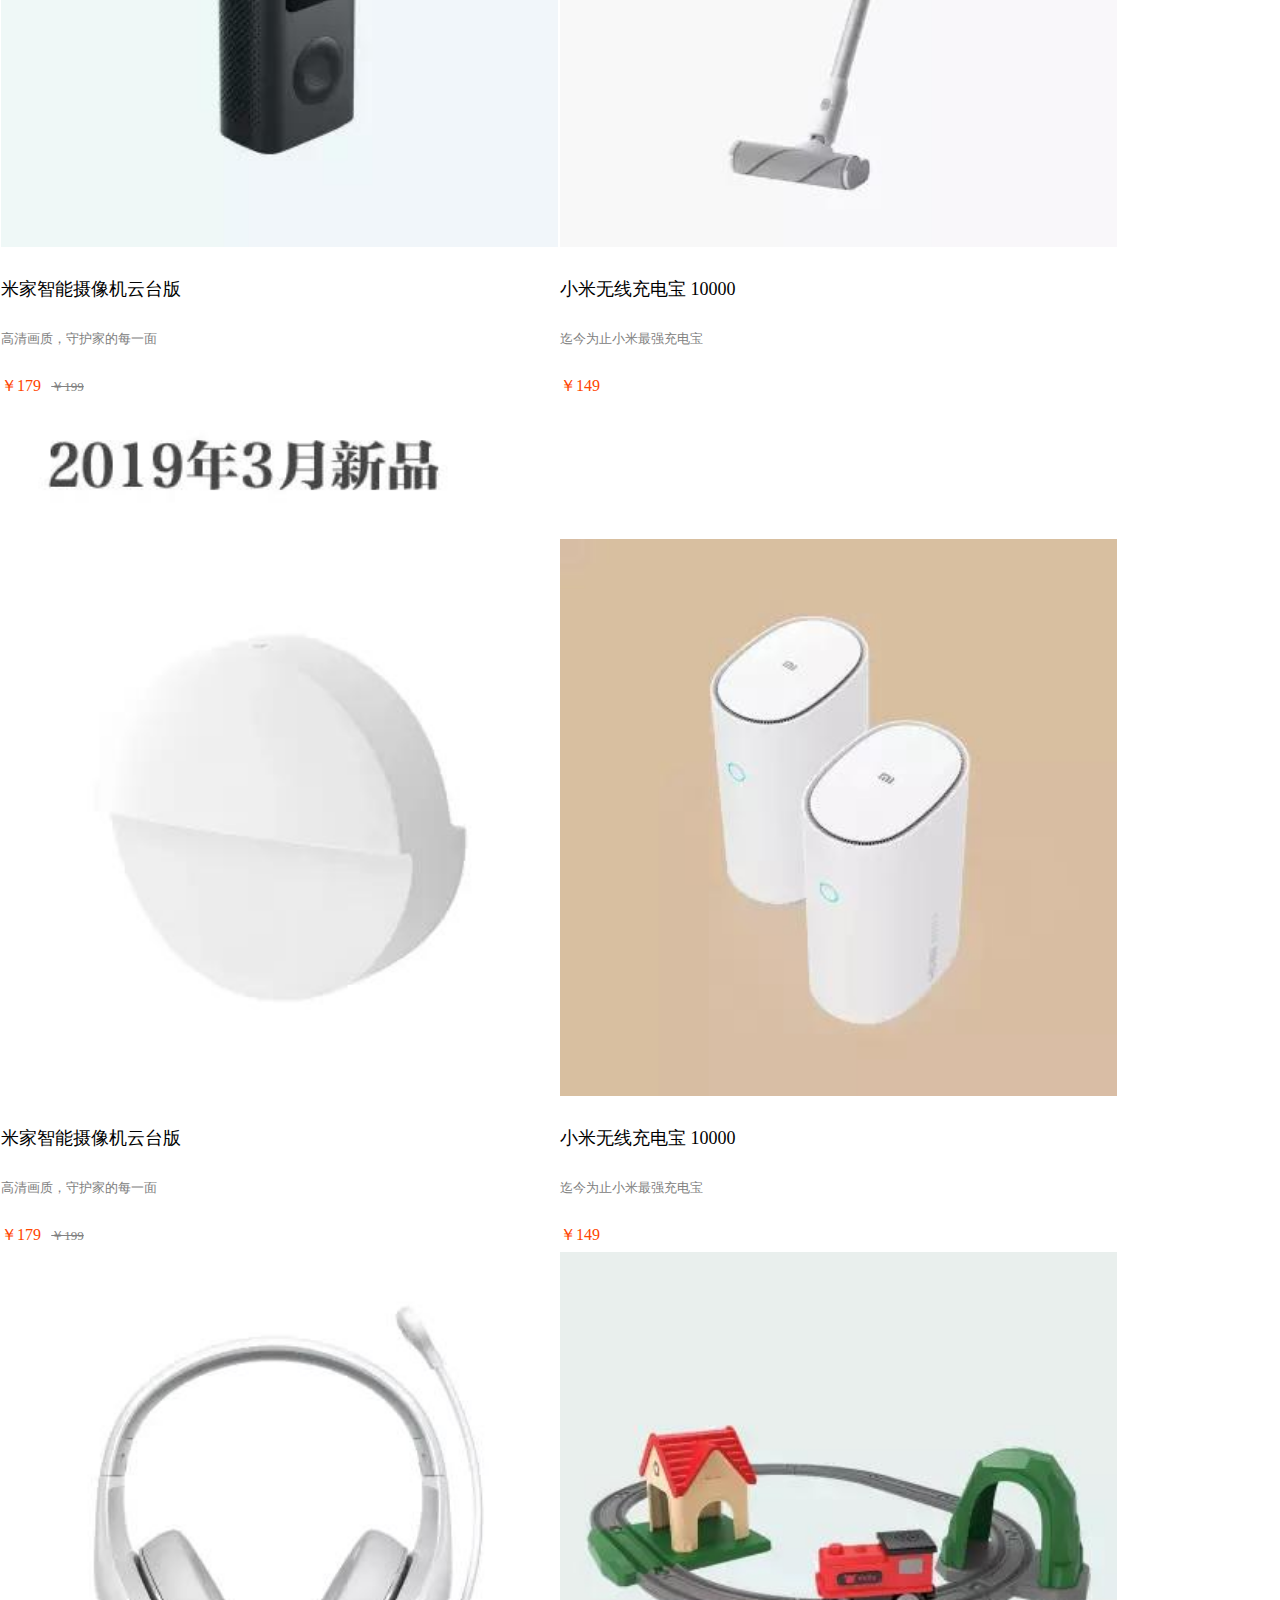
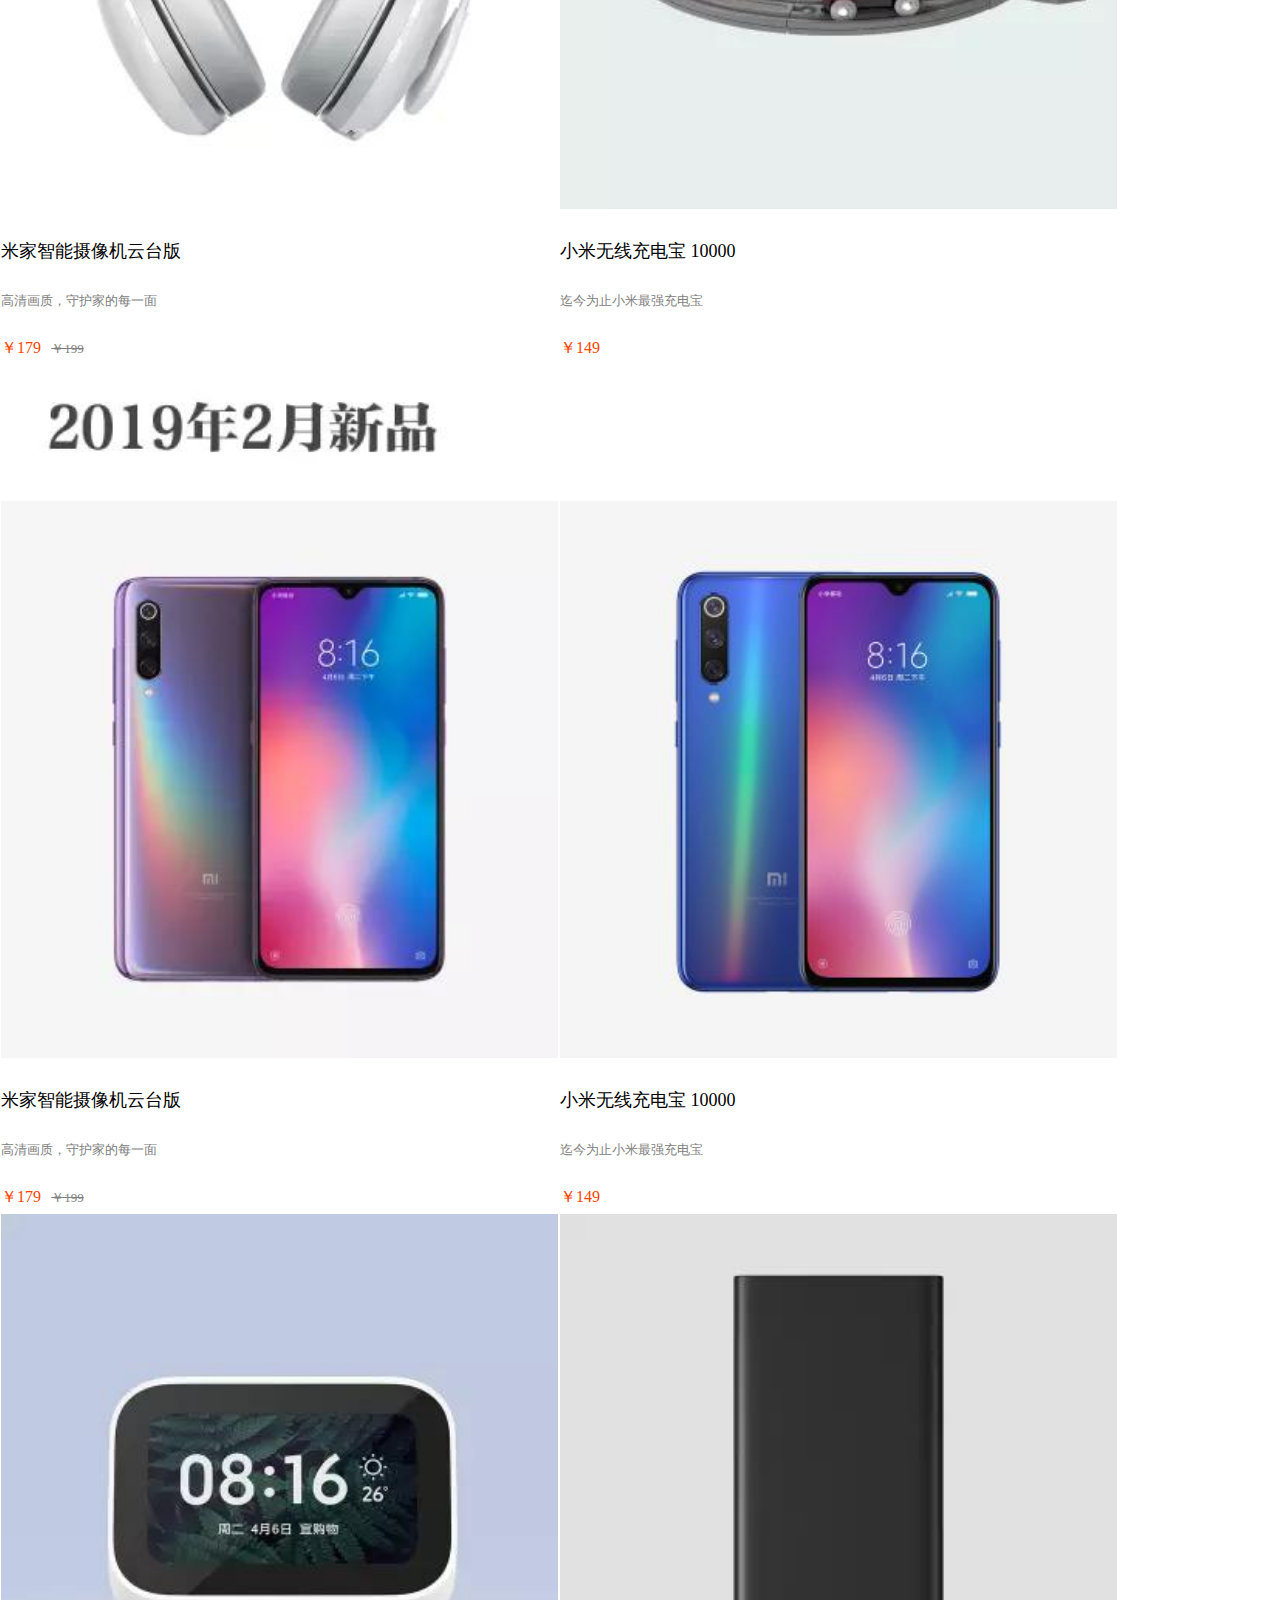
<file: newpublish.html>
<!DOCTYPE html>
<html>
	<head>
		<meta charset="utf-8">
		<meta name="viewport" content="width=device-width,minimum-scale=1.0,maximum-scale=1.0,user-scalable=no">
		<link rel="stylesheet" type="text/css" href="#">
		<title>新品发布</title>
		<style type="text/css">
			html{
				font-size: 6.25rem;
			}
			div{
				box-sizing: border-box;
			}
			body,input,a{
				padding: 0;
				margin: 0;
				text-decoration: none;
				outline: none;
				font-size: 0.12rem;
			}
			body{
				background: #FFFFFF;
			}
		</style>
		<style type="text/css">
			.header>.top{
				position: fixed;
				left: 0;
				top: 0;
				z-index: 10;
				height: 0.44rem;
				background-color: rgba(255,255,255,0.1);
				font-size: 0.14rem;
				color: #FFFFFF;
				width: 100%;
				text-align: center;
				padding-left: 0.17rem;
				padding-right: 0.17rem;
				line-height: 0.44rem;
			}
			.top img{
				width: 0.4rem;
				height: 0.4rem;
			}
			.top input{
				width: 2.54rem;
				height: 0.28rem;
			}
		</style>
		<style type="text/css">
			#container{
				width: 3.9rem;
				overflow: hidden;
			}
			#photo{
				width: 11.7rem;
				animation: switch 5s ease-out infinite;
			}
			#photo>img{
				float: left;
				width: 3.9rem;
			}
			@keyframes switch{
				0%,25%{
					margin-left: 0;
				}
				35%,60%{
					margin-left: -3.9rem;
				}
				70%,100%{
					margin-left: -7.8rem;
				}
			}
		</style>
		<style type="text/css">
			table{
				table-layout: fixed;
				border-collapse: collapse;
			}
			table tr th{
				overflow: hidden;
				text-overflow: ellipsis;
				width: 100%;
				white-space: nowrap;
				word-break: keep-all;
			}
		</style>
		<style type="text/css">
			.back{
				position:fixed;
				z-index: 10;
				bottom: 5%;
				display: block;
				right: 5%;
			}
		</style>
	</head>
	<body>
		<div class="header">
			<div class="top">
					<a href="#"><img src="img/new-t1.jpg" align="left"></a>
					<input placeholder="搜索商品名称" type="text" />
					<a href="#"><img src="img/new-t2.jpg" align="right"></a>
			</div>
		</div>
		<div id="container">
			<div id="photo">
				<img src="img/new (1).jpg"/>
				<img src="img/new (2).jpg"/>
				<img src="img/new (3).jpg"/>
			</div>
		</div>
		<div>
			<table widthborder="0">
				<tr>
					<td colspan="2">
						<img src="img/new (4).jpg" width="100%">
					</td>
				</tr>
				<tr>
					<td width="49%">
						<img src="img/new (5).jpg" width="100%"><br />
						<font size="4">小米手环4</font><br />
						<font size="2" color="gray">全新真彩屏，多种个性组合</font><br />
						<font size="3" color="orangered">￥169起</font>
					</td>
					<td width="49%">
						<img src="img/new (6).jpg" width="100%">
						<font size="4">小米【小爱老师】</font><br />
						<font size="2" color="gray">口袋里的英语外教</font><br />
						<font size="3" color="orangered">￥499起</font>
					</td>
				</tr>
				<tr>
					<td width="49%">
						<img src="img/new (7).jpg" width="100%"><br />
						<font size="4">小米巨能写中性笔</font><br />
						<font size="2" color="gray">一支顶4支，超长顺滑书写</font><br />
						<font size="3" color="orangered">￥9.99</font>
					</td>
					<td width="49%">
						<img src="img/new (8).jpg" width="100%">
						<font size="4">烟灶套装（天然气）</font><br />
						<font size="2" color="gray">点火排烟，风随火动</font><br />
						<font size="3" color="orangered">￥1999</font>
						<font size="2" color="gray"><s>￥2298</s></font>
					</td>
				</tr>
				<tr>
					<td width="49%">
						<img src="img/new (9).jpg" width="100%"><br />
						<font size="4">米家滚筒洗烘一体机</font><br />
						<font size="2" color="gray">洗烘大容量</font><br />
						<font size="3" color="orangered">￥1799</font>
						<font size="2" color="gray"><s>￥1999</s></font>
					</td>
					<td width="49%">
						<img src="img/new (10).jpg" width="100%">
						<font size="4">米家洗烘一体机Pro</font><br />
						<font size="2" color="gray">支持语音遥控、智能投放</font><br />
						<font size="3" color="orangered">￥2999</font>
					</td>
				</tr>
				<tr>
					<td width="49%">
						<img src="img/new (11).jpg" width="100%"><br />
						<font size="4">小爱音箱万能遥控板</font><br />
						<font size="2" color="gray">传统家电秒变智能</font><br />
						<font size="3" color="orangered">￥199</font>
					</td>
					<td width="49%">
						<img src="img/new (12).jpg" width="100%">
						<font size="4">小米小爱音箱 Play</font><br />
						<font size="2" color="gray">听音乐、语音遥控家电</font><br />
						<font size="3" color="orangered">￥169</font>
					</td>
				</tr>
				<tr>
					<td width="49%">
						<img src="img/new (13).jpg" width="100%"><br />
						<font size="4">米家洗烘一体机1S</font><br />
						<font size="2" color="gray">能语音控制的洗衣机</font><br />
						<font size="3" color="orangered">￥2499</font>
					</td>
					<td width="49%">
						<img src="img/new (14).jpg" width="100%">
						<font size="4">Redmi波轮洗衣机1S</font><br />
						<font size="2" color="gray">小身材大容量，可预约</font><br />
						<font size="3" color="orangered">￥899</font>
						<font size="2" color="gray"><s>￥999</s></font>
					</td>
				</tr>
				<tr>
					<td width="49%">
						<img src="img/new (15).jpg" width="100%"><br />
						<font size="4">米家电烤箱</font><br />
						<font size="2" color="gray">全能烘焙体验</font><br />
						<font size="3" color="orangered">￥299</font>
					</td>
					<td width="49%">
						<img src="img/new (16).jpg" width="100%">
						<font size="4">米家九号平衡轮</font><br />
						<font size="2" color="gray">能花式酷玩的“风火轮”</font><br />
						<font size="3" color="orangered">￥999</font>
					</td>
				</tr>
				<tr>
					<td width="49%">
						<img src="img/new (17).jpg" width="100%"><br />
						<font size="4">Redmi K20 Pro</font><br />
						<font size="2" color="gray">骁龙855，弹出全面屏</font><br />
						<font size="3" color="orangered">￥2499起</font>
					</td>
					<td width="49%">
						<img src="img/new (18).jpg" width="100%">
						<font size="4">Redmi K20</font><br />
						<font size="2" color="gray">弹出全面屏，4800万三摄</font><br />
						<font size="3" color="orangered">￥1999起</font>
					</td>
				</tr>
				<tr>
					<td width="49%">
						<img src="img/new (19).jpg" width="100%"><br />
						<font size="4">Redmi 7A</font><br />
						<font size="2" color="gray">骁龙8核处理器</font><br />
						<font size="3" color="orangered">￥549起</font>
					</td>
					<td width="49%">
						<img src="img/new (20).jpg" width="100%">
						<font size="4">Redmi 旅行箱 20英寸</font><br />
						<font size="2" color="gray">当红不让</font><br />
						<font size="3" color="orangered">￥299</font>
					</td>
				</tr>
				<tr>
					<td width="49%">
						<img src="img/new (21).jpg" width="100%"><br />
						<font size="4">RedmiBook 14</font><br />
						<font size="2" color="gray">超轻薄全金属独显笔记本</font><br />
						<font size="3" color="orangered">￥3799起</font>
						<font size="2" color="gray"><s>￥3999</s></font>
					</td>
					<td width="49%">
						<img src="img/new (22).jpg" width="100%">
						<font size="4">飞利浦智睿吸顶灯</font><br />
						<font size="2" color="gray">让好时光充满每个角落</font><br />
						<font size="3" color="orangered">￥399起</font>
					</td>
				</tr>
				<tr>
					<td width="49%">
						<img src="img/new (23).jpg" width="100%"><br />
						<font size="4">米家台灯1S</font><br />
						<font size="2" color="gray">点亮健康自然光</font><br />
						<font size="3" color="orangered">￥179</font>
					</td>
					<td width="49%">
						<img src="img/new (24).jpg" width="100%">
						<font size="4">米家充电台灯</font><br />
						<font size="2" color="gray">三档可调，40h长续航</font><br />
						<font size="3" color="orangered">￥99</font>
					</td>
				</tr>
				<tr>
					<td width="49%">
						<img src="img/new (25).jpg" width="100%"><br />
						<font size="4">小米米家智能门锁</font><br />
						<font size="2" color="gray">一体化活体指纹识别</font><br />
						<font size="3" color="orangered">￥1299起</font>
					</td>
					<td width="49%">
						<img src="img/new (26).jpg" width="100%">
						<font size="4">27W高速充电插头</font><br />
						<font size="2" color="gray">快速高效，安全稳定</font><br />
						<font size="3" color="orangered">￥49</font>
					</td>
				</tr>
				<tr>
					<td width="49%">
						<img src="img/new (27).jpg" width="100%"><br />
						<font size="4">米家电动剃须刀</font><br />
						<font size="2" color="gray">浮动双刀头，全身水洗</font><br />
						<font size="3" color="orangered">￥79</font>
					</td>
					<td width="49%">
						<img src="img/new (28).jpg" width="100%">
						<font size="4">米家护颈记忆棉枕</font><br />
						<font size="2" color="gray">高低曲线承托，睡眠更自在</font><br />
						<font size="3" color="orangered">￥99</font>
					</td>
				</tr>
				<tr>
					<td width="49%">
						<img src="img/new (29).jpg" width="100%"><br />
						<font size="4">米家智能摄像机云台版</font><br />
						<font size="2" color="gray">高清画质，守护家的每一面</font><br />
						<font size="3" color="orangered">￥179</font>
						<font size="2" color="gray"><s>￥199</s></font>
					</td>
					<td width="49%">
						<img src="img/new (30).jpg" width="100%">
						<font size="4">小米无线充电宝 10000</font><br />
						<font size="2" color="gray">迄今为止小米最强充电宝</font><br />
						<font size="3" color="orangered">￥149</font>
					</td>
				</tr>
				<tr>
					<td width="49%">
						<img src="img/new (31).jpg" width="100%"><br />
						<font size="4">米家智能摄像机云台版</font><br />
						<font size="2" color="gray">高清画质，守护家的每一面</font><br />
						<font size="3" color="orangered">￥179</font>
						<font size="2" color="gray"><s>￥199</s></font>
					</td>
					<td width="49%">
						<img src="img/new (32).jpg" width="100%">
						<font size="4">小米无线充电宝 10000</font><br />
						<font size="2" color="gray">迄今为止小米最强充电宝</font><br />
						<font size="3" color="orangered">￥149</font>
					</td>
				</tr>
				<tr>
					<td width="49%">
						<img src="img/new (33).jpg" width="100%"><br />
						<font size="4">米家智能摄像机云台版</font><br />
						<font size="2" color="gray">高清画质，守护家的每一面</font><br />
						<font size="3" color="orangered">￥179</font>
						<font size="2" color="gray"><s>￥199</s></font>
					</td>
					<td width="49%">
						<img src="img/new (34).jpg" width="100%">
						<font size="4">小米无线充电宝 10000</font><br />
						<font size="2" color="gray">迄今为止小米最强充电宝</font><br />
						<font size="3" color="orangered">￥149</font>
					</td>
				</tr>
				<tr>
					<td width="49%">
						<img src="img/new (35).jpg" width="100%"><br />
						<font size="4">米家智能摄像机云台版</font><br />
						<font size="2" color="gray">高清画质，守护家的每一面</font><br />
						<font size="3" color="orangered">￥179</font>
						<font size="2" color="gray"><s>￥199</s></font>
					</td>
					<td width="49%">
						<img src="img/new (36).jpg" width="100%">
						<font size="4">小米无线充电宝 10000</font><br />
						<font size="2" color="gray">迄今为止小米最强充电宝</font><br />
						<font size="3" color="orangered">￥149</font>
					</td>
				</tr>
				<tr>
					<td width="49%">
						<img src="img/new (37).jpg" width="100%"><br />
						<font size="4">米家智能摄像机云台版</font><br />
						<font size="2" color="gray">高清画质，守护家的每一面</font><br />
						<font size="3" color="orangered">￥179</font>
						<font size="2" color="gray"><s>￥199</s></font>
					</td>
					<td width="49%">
						<img src="img/new (38).jpg" width="100%">
						<font size="4">小米无线充电宝 10000</font><br />
						<font size="2" color="gray">迄今为止小米最强充电宝</font><br />
						<font size="3" color="orangered">￥149</font>
					</td>
				</tr>
				<tr>
					<td colspan="2">
						<img src="img/new (39).jpg" width="100%">
					</td>
				</tr>
				<tr>
					<td width="49%">
						<img src="img/new (40).jpg" width="100%"><br />
						<font size="4">米家智能摄像机云台版</font><br />
						<font size="2" color="gray">高清画质，守护家的每一面</font><br />
						<font size="3" color="orangered">￥179</font>
						<font size="2" color="gray"><s>￥199</s></font>
					</td>
					<td width="49%">
						<img src="img/new (41).jpg" width="100%">
						<font size="4">小米无线充电宝 10000</font><br />
						<font size="2" color="gray">迄今为止小米最强充电宝</font><br />
						<font size="3" color="orangered">￥149</font>
					</td>
				</tr>
				<tr>
					<td width="49%">
						<img src="img/new (42).jpg" width="100%"><br />
						<font size="4">米家智能摄像机云台版</font><br />
						<font size="2" color="gray">高清画质，守护家的每一面</font><br />
						<font size="3" color="orangered">￥179</font>
						<font size="2" color="gray"><s>￥199</s></font>
					</td>
					<td width="49%">
						<img src="img/new (43).jpg" width="100%">
						<font size="4">小米无线充电宝 10000</font><br />
						<font size="2" color="gray">迄今为止小米最强充电宝</font><br />
						<font size="3" color="orangered">￥149</font>
					</td>
				</tr>
				<tr>
					<td colspan="2">
						<img src="img/new (44).jpg" width="100%">
					</td>
				</tr>
				<tr>
					<td width="49%">
						<img src="img/new (45).jpg" width="100%"><br />
						<font size="4">米家智能摄像机云台版</font><br />
						<font size="2" color="gray">高清画质，守护家的每一面</font><br />
						<font size="3" color="orangered">￥179</font>
						<font size="2" color="gray"><s>￥199</s></font>
					</td>
					<td width="49%">
						<img src="img/new (46).jpg" width="100%">
						<font size="4">小米无线充电宝 10000</font><br />
						<font size="2" color="gray">迄今为止小米最强充电宝</font><br />
						<font size="3" color="orangered">￥149</font>
					</td>
				</tr>
				<tr>
					<td width="49%">
						<img src="img/new (47).jpg" width="100%"><br />
						<font size="4">米家智能摄像机云台版</font><br />
						<font size="2" color="gray">高清画质，守护家的每一面</font><br />
						<font size="3" color="orangered">￥179</font>
						<font size="2" color="gray"><s>￥199</s></font>
					</td>
					<td width="49%">
						<img src="img/new (48).jpg" width="100%">
						<font size="4">小米无线充电宝 10000</font><br />
						<font size="2" color="gray">迄今为止小米最强充电宝</font><br />
						<font size="3" color="orangered">￥149</font>
					</td>
				</tr>
				<tr>
					<td width="49%">
						<img src="img/new (49).jpg" width="100%"><br />
						<font size="4">米家智能摄像机云台版</font><br />
						<font size="2" color="gray">高清画质，守护家的每一面</font><br />
						<font size="3" color="orangered">￥179</font>
						<font size="2" color="gray"><s>￥199</s></font>
					</td>
					<td width="49%">
						<img src="img/new (50).jpg" width="100%">
						<font size="4">小米无线充电宝 10000</font><br />
						<font size="2" color="gray">迄今为止小米最强充电宝</font><br />
						<font size="3" color="orangered">￥149</font>
					</td>
				</tr>
				<tr>
					<td width="49%">
						<img src="img/new (51).jpg" width="100%"><br />
						<font size="4">米家智能摄像机云台版</font><br />
						<font size="2" color="gray">高清画质，守护家的每一面</font><br />
						<font size="3" color="orangered">￥179</font>
						<font size="2" color="gray"><s>￥199</s></font>
					</td>
					<td width="49%">
						<img src="img/new (52).jpg" width="100%">
						<font size="4">小米无线充电宝 10000</font><br />
						<font size="2" color="gray">迄今为止小米最强充电宝</font><br />
						<font size="3" color="orangered">￥149</font>
					</td>
				</tr>
				<tr>
					<td width="49%">
						<img src="img/new (53).jpg" width="100%"><br />
						<font size="4">米家智能摄像机云台版</font><br />
						<font size="2" color="gray">高清画质，守护家的每一面</font><br />
						<font size="3" color="orangered">￥179</font>
						<font size="2" color="gray"><s>￥199</s></font>
					</td>
					<td width="49%">
						<img src="img/new (54).jpg" width="100%">
						<font size="4">小米无线充电宝 10000</font><br />
						<font size="2" color="gray">迄今为止小米最强充电宝</font><br />
						<font size="3" color="orangered">￥149</font>
					</td>
				</tr>
				<tr>
					<td colspan="2">
						<img src="img/new (55).jpg" width="100%">
					</td>
				</tr>
				<tr>
					<td width="49%">
						<img src="img/new (56).jpg" width="100%"><br />
						<font size="4">米家智能摄像机云台版</font><br />
						<font size="2" color="gray">高清画质，守护家的每一面</font><br />
						<font size="3" color="orangered">￥179</font>
						<font size="2" color="gray"><s>￥199</s></font>
					</td>
					<td width="49%">
						<img src="img/new (57).jpg" width="100%">
						<font size="4">小米无线充电宝 10000</font><br />
						<font size="2" color="gray">迄今为止小米最强充电宝</font><br />
						<font size="3" color="orangered">￥149</font>
					</td>
				</tr>
				<tr>
					<td width="49%">
						<img src="img/new (58).jpg" width="100%"><br />
						<font size="4">米家智能摄像机云台版</font><br />
						<font size="2" color="gray">高清画质，守护家的每一面</font><br />
						<font size="3" color="orangered">￥179</font>
						<font size="2" color="gray"><s>￥199</s></font>
					</td>
					<td width="49%">
						<img src="img/new (59).jpg" width="100%">
						<font size="4">小米无线充电宝 10000</font><br />
						<font size="2" color="gray">迄今为止小米最强充电宝</font><br />
						<font size="3" color="orangered">￥149</font>
					</td>
				</tr>
				<tr>
					<td width="49%">
						<img src="img/new (60).jpg" width="100%"><br />
						<font size="4">米家智能摄像机云台版</font><br />
						<font size="2" color="gray">高清画质，守护家的每一面</font><br />
						<font size="3" color="orangered">￥179</font>
						<font size="2" color="gray"><s>￥199</s></font>
					</td>
					<td width="49%">
						<img src="img/new (61).jpg" width="100%">
						<font size="4">小米无线充电宝 10000</font><br />
						<font size="2" color="gray">迄今为止小米最强充电宝</font><br />
						<font size="3" color="orangered">￥149</font>
					</td>
				</tr>
				<tr>
					<td width="49%">
						<img src="img/new (62).jpg" width="100%"><br />
						<font size="4">米家智能摄像机云台版</font><br />
						<font size="2" color="gray">高清画质，守护家的每一面</font><br />
						<font size="3" color="orangered">￥179</font>
						<font size="2" color="gray"><s>￥199</s></font>
					</td>
					<td width="49%">
						<img src="img/new (63).jpg" width="100%">
						<font size="4">小米无线充电宝 10000</font><br />
						<font size="2" color="gray">迄今为止小米最强充电宝</font><br />
						<font size="3" color="orangered">￥149</font>
					</td>
				</tr>
				<tr>
					<td width="49%">
						<img src="img/new (64).jpg" width="100%"><br />
						<font size="4">米家智能摄像机云台版</font><br />
						<font size="2" color="gray">高清画质，守护家的每一面</font><br />
						<font size="3" color="orangered">￥179</font>
						<font size="2" color="gray"><s>￥199</s></font>
					</td>
					<td width="49%">
						<img src="img/new (65).jpg" width="100%">
						<font size="4">小米无线充电宝 10000</font><br />
						<font size="2" color="gray">迄今为止小米最强充电宝</font><br />
						<font size="3" color="orangered">￥149</font>
					</td>
				</tr>
				<tr>
					<td width="49%">
						<img src="img/new (66).jpg" width="100%"><br />
						<font size="4">米家智能摄像机云台版</font><br />
						<font size="2" color="gray">高清画质，守护家的每一面</font><br />
						<font size="3" color="orangered">￥179</font>
						<font size="2" color="gray"><s>￥199</s></font>
					</td>
					<td width="49%">
						<img src="img/new (67).jpg" width="100%">
						<font size="4">小米无线充电宝 10000</font><br />
						<font size="2" color="gray">迄今为止小米最强充电宝</font><br />
						<font size="3" color="orangered">￥149</font>
					</td>
				</tr>
				<tr>
					<td width="49%">
						<img src="img/new (68).jpg" width="100%"><br />
						<font size="4">米家智能摄像机云台版</font><br />
						<font size="2" color="gray">高清画质，守护家的每一面</font><br />
						<font size="3" color="orangered">￥179</font>
						<font size="2" color="gray"><s>￥199</s></font>
					</td>
					<td width="49%">
						<img src="img/new (69).jpg" width="100%">
						<font size="4">小米无线充电宝 10000</font><br />
						<font size="2" color="gray">迄今为止小米最强充电宝</font><br />
						<font size="3" color="orangered">￥149</font>
					</td>
				</tr>
				<tr>
					<td colspan="2">
						<img src="img/new (70).jpg" width="100%">
					</td>
				</tr>
				<tr>
					<td colspan="2">
						<img src="img/new (71).jpg" width="100%">
					</td>
				</tr>
				<tr>
					<td width="49%">
						<img src="img/new (72).jpg" width="100%"><br />
						<font size="4">米家智能摄像机云台版</font><br />
						<font size="2" color="gray">高清画质，守护家的每一面</font><br />
						<font size="3" color="orangered">￥179</font>
						<font size="2" color="gray"><s>￥199</s></font>
					</td>
					<td width="49%">
						<img src="img/new (73).jpg" width="100%">
						<font size="4">小米无线充电宝 10000</font><br />
						<font size="2" color="gray">迄今为止小米最强充电宝</font><br />
						<font size="3" color="orangered">￥149</font>
					</td>
				</tr>
				<tr>
					<td width="49%">
						<img src="img/new (74).jpg" width="100%"><br />
						<font size="4">米家智能摄像机云台版</font><br />
						<font size="2" color="gray">高清画质，守护家的每一面</font><br />
						<font size="3" color="orangered">￥179</font>
						<font size="2" color="gray"><s>￥199</s></font>
					</td>
					<td width="49%">
						<img src="img/new (75).jpg" width="100%">
						<font size="4">小米无线充电宝 10000</font><br />
						<font size="2" color="gray">迄今为止小米最强充电宝</font><br />
						<font size="3" color="orangered">￥149</font>
					</td>
				</tr>
				<tr>
					<td width="49%">
						<img src="img/new (76).jpg" width="100%"><br />
						<font size="4">米家智能摄像机云台版</font><br />
						<font size="2" color="gray">高清画质，守护家的每一面</font><br />
						<font size="3" color="orangered">￥179</font>
						<font size="2" color="gray"><s>￥199</s></font>
					</td>
					<td width="49%">
						<img src="img/new (77).jpg" width="100%">
						<font size="4">小米无线充电宝 10000</font><br />
						<font size="2" color="gray">迄今为止小米最强充电宝</font><br />
						<font size="3" color="orangered">￥149</font>
					</td>
				</tr>
				<tr>
					<td width="49%">
						<img src="img/new (78).jpg" width="100%"><br />
						<font size="4">米家智能摄像机云台版</font><br />
						<font size="2" color="gray">高清画质，守护家的每一面</font><br />
						<font size="3" color="orangered">￥179</font>
						<font size="2" color="gray"><s>￥199</s></font>
					</td>
					<td width="49%">
						<img src="img/new (79).jpg" width="100%">
						<font size="4">小米无线充电宝 10000</font><br />
						<font size="2" color="gray">迄今为止小米最强充电宝</font><br />
						<font size="3" color="orangered">￥149</font>
					</td>
				</tr>
				<tr>
					<td width="49%">
						<img src="img/new (80).jpg" width="100%"><br />
						<font size="4">米家智能摄像机云台版</font><br />
						<font size="2" color="gray">高清画质，守护家的每一面</font><br />
						<font size="3" color="orangered">￥179</font>
						<font size="2" color="gray"><s>￥199</s></font>
					</td>
					<td width="49%">
						<img src="img/new (81).jpg" width="100%">
						<font size="4">小米无线充电宝 10000</font><br />
						<font size="2" color="gray">迄今为止小米最强充电宝</font><br />
						<font size="3" color="orangered">￥149</font>
					</td>
				</tr>
				<tr>
					<td colspan="2">
						<img src="img/new (82).jpg" width="100%">
					</td>
				</tr>
				<tr>
					<td colspan="2">
						<img src="img/new (83).jpg" width="100%">
					</td>
				</tr>
				<tr>
					<td width="49%">
						<img src="img/new (84).jpg" width="100%"><br />
						<font size="4">米家智能摄像机云台版</font><br />
						<font size="2" color="gray">高清画质，守护家的每一面</font><br />
						<font size="3" color="orangered">￥179</font>
						<font size="2" color="gray"><s>￥199</s></font>
					</td>
					<td width="49%">
						<img src="img/new (85).jpg" width="100%">
						<font size="4">小米无线充电宝 10000</font><br />
						<font size="2" color="gray">迄今为止小米最强充电宝</font><br />
						<font size="3" color="orangered">￥149</font>
					</td>
				</tr>
				<tr>
					<td width="49%">
						<img src="img/new (86).jpg" width="100%"><br />
						<font size="4">米家智能摄像机云台版</font><br />
						<font size="2" color="gray">高清画质，守护家的每一面</font><br />
						<font size="3" color="orangered">￥179</font>
						<font size="2" color="gray"><s>￥199</s></font>
					</td>
					<td width="49%">
						<img src="img/new (87).jpg" width="100%">
						<font size="4">小米无线充电宝 10000</font><br />
						<font size="2" color="gray">迄今为止小米最强充电宝</font><br />
						<font size="3" color="orangered">￥149</font>
					</td>
				</tr>
				<tr>
					<td width="49%">
						<img src="img/new (88).jpg" width="100%"><br />
						<font size="4">米家智能摄像机云台版</font><br />
						<font size="2" color="gray">高清画质，守护家的每一面</font><br />
						<font size="3" color="orangered">￥179</font>
						<font size="2" color="gray"><s>￥199</s></font>
					</td>
					<td width="49%">
						<img src="img/new (89).jpg" width="100%">
						<font size="4">小米无线充电宝 10000</font><br />
						<font size="2" color="gray">迄今为止小米最强充电宝</font><br />
						<font size="3" color="orangered">￥149</font>
					</td>
				</tr>
				<tr>
					<td width="49%">
						<img src="img/new (90).jpg" width="100%"><br />
						<font size="4">米家智能摄像机云台版</font><br />
						<font size="2" color="gray">高清画质，守护家的每一面</font><br />
						<font size="3" color="orangered">￥179</font>
						<font size="2" color="gray"><s>￥199</s></font>
					</td>
					<td width="49%">
						<img src="img/new (91).jpg" width="100%">
						<font size="4">小米无线充电宝 10000</font><br />
						<font size="2" color="gray">迄今为止小米最强充电宝</font><br />
						<font size="3" color="orangered">￥149</font>
					</td>
				</tr>
				<tr>
					<td width="49%">
						<img src="img/new (92).jpg" width="100%"><br />
						<font size="4">米家智能摄像机云台版</font><br />
						<font size="2" color="gray">高清画质，守护家的每一面</font><br />
						<font size="3" color="orangered">￥179</font>
						<font size="2" color="gray"><s>￥199</s></font>
					</td>
					<td width="49%">
						<img src="img/new (93).jpg" width="100%">
						<font size="4">小米无线充电宝 10000</font><br />
						<font size="2" color="gray">迄今为止小米最强充电宝</font><br />
						<font size="3" color="orangered">￥149</font>
					</td>
				</tr>
				<tr>
					<td width="49%">
						<img src="img/new (94).jpg" width="100%"><br />
						<font size="4">米家智能摄像机云台版</font><br />
						<font size="2" color="gray">高清画质，守护家的每一面</font><br />
						<font size="3" color="orangered">￥179</font>
						<font size="2" color="gray"><s>￥199</s></font>
					</td>
					<td width="49%">
						<img src="img/new (95).jpg" width="100%">
						<font size="4">小米无线充电宝 10000</font><br />
						<font size="2" color="gray">迄今为止小米最强充电宝</font><br />
						<font size="3" color="orangered">￥149</font>
					</td>
				</tr>
				<tr>
					<td width="49%">
						<img src="img/new (96).jpg" width="100%"><br />
						<font size="4">米家智能摄像机云台版</font><br />
						<font size="2" color="gray">高清画质，守护家的每一面</font><br />
						<font size="3" color="orangered">￥179</font>
						<font size="2" color="gray"><s>￥199</s></font>
					</td>
					<td width="49%">
						<img src="img/new (97).jpg" width="100%">
						<font size="4">小米无线充电宝 10000</font><br />
						<font size="2" color="gray">迄今为止小米最强充电宝</font><br />
						<font size="3" color="orangered">￥149</font>
					</td>
				</tr>
				<tr>
					<td width="49%">
						<img src="img/new (98).jpg" width="100%"><br />
						<font size="4">米家智能摄像机云台版</font><br />
						<font size="2" color="gray">高清画质，守护家的每一面</font><br />
						<font size="3" color="orangered">￥179</font>
						<font size="2" color="gray"><s>￥199</s></font>
					</td>
					<td width="49%">
						<img src="img/new (99).jpg" width="100%">
						<font size="4">小米无线充电宝 10000</font><br />
						<font size="2" color="gray">迄今为止小米最强充电宝</font><br />
						<font size="3" color="orangered">￥149</font>
					</td>
				</tr>
				<tr>
					<td width="49%">
						<img src="img/new (100).jpg" width="100%"><br />
						<font size="4">米家智能摄像机云台版</font><br />
						<font size="2" color="gray">高清画质，守护家的每一面</font><br />
						<font size="3" color="orangered">￥179</font>
						<font size="2" color="gray"><s>￥199</s></font>
					</td>
					<td width="49%">
						<img src="img/new (101).jpg" width="100%">
						<font size="4">小米无线充电宝 10000</font><br />
						<font size="2" color="gray">迄今为止小米最强充电宝</font><br />
						<font size="3" color="orangered">￥149</font>
					</td>
				</tr>
				<tr>
					<td colspan="2">
						<img src="img/new (102).jpg" width="100%">
					</td>
				</tr>
				<tr>
					<td width="49%">
						<img src="img/new (103).jpg" width="100%"><br />
						<font size="4">米家智能摄像机云台版</font><br />
						<font size="2" color="gray">高清画质，守护家的每一面</font><br />
						<font size="3" color="orangered">￥179</font>
						<font size="2" color="gray"><s>￥199</s></font>
					</td>
					<td width="49%">
						<img src="img/new (104).jpg" width="100%">
						<font size="4">小米无线充电宝 10000</font><br />
						<font size="2" color="gray">迄今为止小米最强充电宝</font><br />
						<font size="3" color="orangered">￥149</font>
					</td>
				</tr>
				<tr>
					<td width="49%">
						<img src="img/new (105).jpg" width="100%"><br />
						<font size="4">米家智能摄像机云台版</font><br />
						<font size="2" color="gray">高清画质，守护家的每一面</font><br />
						<font size="3" color="orangered">￥179</font>
						<font size="2" color="gray"><s>￥199</s></font>
					</td>
					<td width="49%">
						<img src="img/new (106).jpg" width="100%">
						<font size="4">小米无线充电宝 10000</font><br />
						<font size="2" color="gray">迄今为止小米最强充电宝</font><br />
						<font size="3" color="orangered">￥149</font>
					</td>
				</tr>
				<tr>
					<td width="49%">
						<img src="img/new (107).jpg" width="100%"><br />
						<font size="4">米家智能摄像机云台版</font><br />
						<font size="2" color="gray">高清画质，守护家的每一面</font><br />
						<font size="3" color="orangered">￥179</font>
						<font size="2" color="gray"><s>￥199</s></font>
					</td>
					<td width="49%">
						<img src="img/new (108).jpg" width="100%">
						<font size="4">小米无线充电宝 10000</font><br />
						<font size="2" color="gray">迄今为止小米最强充电宝</font><br />
						<font size="3" color="orangered">￥149</font>
					</td>
				</tr>
				<tr>
					<td width="49%">
						<img src="img/new (109).jpg" width="100%"><br />
						<font size="4">米家智能摄像机云台版</font><br />
						<font size="2" color="gray">高清画质，守护家的每一面</font><br />
						<font size="3" color="orangered">￥179</font>
						<font size="2" color="gray"><s>￥199</s></font>
					</td>
					<td width="49%">
						<img src="img/new (110).jpg" width="100%">
						<font size="4">小米无线充电宝 10000</font><br />
						<font size="2" color="gray">迄今为止小米最强充电宝</font><br />
						<font size="3" color="orangered">￥149</font>
					</td>
				</tr>
				<tr>
					<td width="49%">
						<img src="img/new (111).jpg" width="100%"><br />
						<font size="4">米家智能摄像机云台版</font><br />
						<font size="2" color="gray">高清画质，守护家的每一面</font><br />
						<font size="3" color="orangered">￥179</font>
						<font size="2" color="gray"><s>￥199</s></font>
					</td>
					<td width="49%">
						<img src="img/new (112).jpg" width="100%">
						<font size="4">小米无线充电宝 10000</font><br />
						<font size="2" color="gray">迄今为止小米最强充电宝</font><br />
						<font size="3" color="orangered">￥149</font>
					</td>
				</tr>
				<tr>
					<td width="49%">
						<img src="img/new (113).jpg" width="100%"><br />
						<font size="4">米家智能摄像机云台版</font><br />
						<font size="2" color="gray">高清画质，守护家的每一面</font><br />
						<font size="3" color="orangered">￥179</font>
						<font size="2" color="gray"><s>￥199</s></font>
					</td>
					<td width="49%">
						<img src="img/new (114).jpg" width="100%">
						<font size="4">小米无线充电宝 10000</font><br />
						<font size="2" color="gray">迄今为止小米最强充电宝</font><br />
						<font size="3" color="orangered">￥149</font>
					</td>
				</tr>
				<tr>
					<td width="49%">
						<img src="img/new (115).jpg" width="100%"><br />
						<font size="4">米家智能摄像机云台版</font><br />
						<font size="2" color="gray">高清画质，守护家的每一面</font><br />
						<font size="3" color="orangered">￥179</font>
						<font size="2" color="gray"><s>￥199</s></font>
					</td>
					<td width="49%">
						<img src="img/new (116).jpg" width="100%">
						<font size="4">小米无线充电宝 10000</font><br />
						<font size="2" color="gray">迄今为止小米最强充电宝</font><br />
						<font size="3" color="orangered">￥149</font>
					</td>
				</tr>
				<tr>
					<td colspan="2">
						<img src="img/new (117).jpg" width="100%">
					</td>
				</tr>
				<tr>
					<td width="49%">
						<img src="img/new (118).jpg" width="100%"><br />
						<font size="4">米家智能摄像机云台版</font><br />
						<font size="2" color="gray">高清画质，守护家的每一面</font><br />
						<font size="3" color="orangered">￥179</font>
						<font size="2" color="gray"><s>￥199</s></font>
					</td>
					<td width="49%">
						<img src="img/new (119).jpg" width="100%">
						<font size="4">小米无线充电宝 10000</font><br />
						<font size="2" color="gray">迄今为止小米最强充电宝</font><br />
						<font size="3" color="orangered">￥149</font>
					</td>
				</tr>
				<tr>
					<td width="49%">
						<img src="img/new (120).jpg" width="100%"><br />
						<font size="4">米家智能摄像机云台版</font><br />
						<font size="2" color="gray">高清画质，守护家的每一面</font><br />
						<font size="3" color="orangered">￥179</font>
						<font size="2" color="gray"><s>￥199</s></font>
					</td>
					<td width="49%">
						<img src="img/new (121).jpg" width="100%">
						<font size="4">小米无线充电宝 10000</font><br />
						<font size="2" color="gray">迄今为止小米最强充电宝</font><br />
						<font size="3" color="orangered">￥149</font>
					</td>
				</tr>
				<tr>
					<td width="49%">
						<img src="img/new (122).jpg" width="100%"><br />
						<font size="4">米家智能摄像机云台版</font><br />
						<font size="2" color="gray">高清画质，守护家的每一面</font><br />
						<font size="3" color="orangered">￥179</font>
						<font size="2" color="gray"><s>￥199</s></font>
					</td>
					<td width="49%">
						<img src="img/new (123).jpg" width="100%">
						<font size="4">小米无线充电宝 10000</font><br />
						<font size="2" color="gray">迄今为止小米最强充电宝</font><br />
						<font size="3" color="orangered">￥149</font>
					</td>
				</tr>
				<tr>
					<td width="49%">
						<img src="img/new (124).jpg" width="100%"><br />
						<font size="4">米家智能摄像机云台版</font><br />
						<font size="2" color="gray">高清画质，守护家的每一面</font><br />
						<font size="3" color="orangered">￥179</font>
						<font size="2" color="gray"><s>￥199</s></font>
					</td>
					<td width="49%">
						<img src="img/new (125).jpg" width="100%">
						<font size="4">小米无线充电宝 10000</font><br />
						<font size="2" color="gray">迄今为止小米最强充电宝</font><br />
						<font size="3" color="orangered">￥149</font>
					</td>
				</tr>
				<tr>
					<td width="49%">
						<img src="img/new (126).jpg" width="100%"><br />
						<font size="4">米家智能摄像机云台版</font><br />
						<font size="2" color="gray">高清画质，守护家的每一面</font><br />
						<font size="3" color="orangered">￥179</font>
						<font size="2" color="gray"><s>￥199</s></font>
					</td>
					<td width="49%">
						<img src="img/new (127).jpg" width="100%">
						<font size="4">小米无线充电宝 10000</font><br />
						<font size="2" color="gray">迄今为止小米最强充电宝</font><br />
						<font size="3" color="orangered">￥149</font>
					</td>
				</tr>
				<tr>
					<td width="49%">
						<img src="img/new (128).jpg" width="100%"><br />
						<font size="4">米家智能摄像机云台版</font><br />
						<font size="2" color="gray">高清画质，守护家的每一面</font><br />
						<font size="3" color="orangered">￥179</font>
						<font size="2" color="gray"><s>￥199</s></font>
					</td>
					<td width="49%">
						<img src="img/new (129).jpg" width="100%">
						<font size="4">小米无线充电宝 10000</font><br />
						<font size="2" color="gray">迄今为止小米最强充电宝</font><br />
						<font size="3" color="orangered">￥149</font>
					</td>
				</tr>
				<tr>
					<td colspan="2">
						<img src="img/new (130).jpg" width="100%">
					</td>
				</tr>
				<tr>
					<td width="49%">
						<img src="img/new (131).jpg" width="100%"><br />
						<font size="4">米家智能摄像机云台版</font><br />
						<font size="2" color="gray">高清画质，守护家的每一面</font><br />
						<font size="3" color="orangered">￥179</font>
						<font size="2" color="gray"><s>￥199</s></font>
					</td>
					<td width="49%">
						<img src="img/new (132).jpg" width="100%">
						<font size="4">小米无线充电宝 10000</font><br />
						<font size="2" color="gray">迄今为止小米最强充电宝</font><br />
						<font size="3" color="orangered">￥149</font>
					</td>
				</tr>
				<tr>
					<td width="49%">
						<img src="img/new (133).jpg" width="100%"><br />
						<font size="4">米家智能摄像机云台版</font><br />
						<font size="2" color="gray">高清画质，守护家的每一面</font><br />
						<font size="3" color="orangered">￥179</font>
						<font size="2" color="gray"><s>￥199</s></font>
					</td>
					<td width="49%">
						<img src="img/new (134).jpg" width="100%">
						<font size="4">小米无线充电宝 10000</font><br />
						<font size="2" color="gray">迄今为止小米最强充电宝</font><br />
						<font size="3" color="orangered">￥149</font>
					</td>
				</tr>
				<tr>
					<td width="49%">
						<img src="img/new (135).jpg" width="100%"><br />
						<font size="4">米家智能摄像机云台版</font><br />
						<font size="2" color="gray">高清画质，守护家的每一面</font><br />
						<font size="3" color="orangered">￥179</font>
						<font size="2" color="gray"><s>￥199</s></font>
					</td>
					<td width="49%">
						<img src="img/new (136).jpg" width="100%">
						<font size="4">小米无线充电宝 10000</font><br />
						<font size="2" color="gray">迄今为止小米最强充电宝</font><br />
						<font size="3" color="orangered">￥149</font>
					</td>
				</tr>
				<tr>
					<td colspan="2">
						<img src="img/new (137).jpg" width="100%">
					</td>
				</tr>
				<tr>
					<td width="49%">
						<img src="img/new (138).jpg" width="100%"><br />
						<font size="4">米家智能摄像机云台版</font><br />
						<font size="2" color="gray">高清画质，守护家的每一面</font><br />
						<font size="3" color="orangered">￥179</font>
						<font size="2" color="gray"><s>￥199</s></font>
					</td>
					<td width="49%">
						<img src="img/new (139).jpg" width="100%">
						<font size="4">小米无线充电宝 10000</font><br />
						<font size="2" color="gray">迄今为止小米最强充电宝</font><br />
						<font size="3" color="orangered">￥149</font>
					</td>
				</tr>
				<tr>
					<td width="49%">
						<img src="img/new (140).jpg" width="100%"><br />
						<font size="4">米家智能摄像机云台版</font><br />
						<font size="2" color="gray">高清画质，守护家的每一面</font><br />
						<font size="3" color="orangered">￥179</font>
						<font size="2" color="gray"><s>￥199</s></font>
					</td>
					<td width="49%">
						<img src="img/new (141).jpg" width="100%">
						<font size="4">小米无线充电宝 10000</font><br />
						<font size="2" color="gray">迄今为止小米最强充电宝</font><br />
						<font size="3" color="orangered">￥149</font>
					</td>
				</tr>
				<tr>
					<td width="49%">
						<img src="img/new (142).jpg" width="100%"><br />
						<font size="4">米家智能摄像机云台版</font><br />
						<font size="2" color="gray">高清画质，守护家的每一面</font><br />
						<font size="3" color="orangered">￥179</font>
						<font size="2" color="gray"><s>￥199</s></font>
					</td>
					<td width="49%">
						<img src="img/new (143).jpg" width="100%">
						<font size="4">小米无线充电宝 10000</font><br />
						<font size="2" color="gray">迄今为止小米最强充电宝</font><br />
						<font size="3" color="orangered">￥149</font>
					</td>
				</tr>
				<tr>
					<td colspan="2">
						<img src="img/new (144).jpg" width="100%">
					</td>
				</tr>
				<tr>
					<td width="49%">
						<img src="img/new (145).jpg" width="100%"><br />
						<font size="4">米家智能摄像机云台版</font><br />
						<font size="2" color="gray">高清画质，守护家的每一面</font><br />
						<font size="3" color="orangered">￥179</font>
						<font size="2" color="gray"><s>￥199</s></font>
					</td>
					<td width="49%">
						<img src="img/new (146).jpg" width="100%">
						<font size="4">小米无线充电宝 10000</font><br />
						<font size="2" color="gray">迄今为止小米最强充电宝</font><br />
						<font size="3" color="orangered">￥149</font>
					</td>
				</tr>
				<tr>
					<td width="49%">
						<img src="img/new (147).jpg" width="100%"><br />
						<font size="4">米家智能摄像机云台版</font><br />
						<font size="2" color="gray">高清画质，守护家的每一面</font><br />
						<font size="3" color="orangered">￥179</font>
						<font size="2" color="gray"><s>￥199</s></font>
					</td>
					<td width="49%">
						<img src="img/new (148).jpg" width="100%">
						<font size="4">小米无线充电宝 10000</font><br />
						<font size="2" color="gray">迄今为止小米最强充电宝</font><br />
						<font size="3" color="orangered">￥149</font>
					</td>
				</tr>
				<tr>
					<td width="49%">
						<img src="img/new (149).jpg" width="100%"><br />
						<font size="4">米家智能摄像机云台版</font><br />
						<font size="2" color="gray">高清画质，守护家的每一面</font><br />
						<font size="3" color="orangered">￥179</font>
						<font size="2" color="gray"><s>￥199</s></font>
					</td>
					<td width="49%">
						<img src="img/new (150).jpg" width="100%">
						<font size="4">小米无线充电宝 10000</font><br />
						<font size="2" color="gray">迄今为止小米最强充电宝</font><br />
						<font size="3" color="orangered">￥149</font>
					</td>
				</tr>
				<tr>
					<td width="49%">
						<img src="img/new (151).jpg" width="100%"><br />
						<font size="4">米家智能摄像机云台版</font><br />
						<font size="2" color="gray">高清画质，守护家的每一面</font><br />
						<font size="3" color="orangered">￥179</font>
						<font size="2" color="gray"><s>￥199</s></font>
					</td>
					<td width="49%">
						<img src="img/new (152).jpg" width="100%">
						<font size="4">小米无线充电宝 10000</font><br />
						<font size="2" color="gray">迄今为止小米最强充电宝</font><br />
						<font size="3" color="orangered">￥149</font>
					</td>
				</tr>
				<tr>
					<td width="49%">
						<img src="img/new (153).jpg" width="100%"><br />
						<font size="4">米家智能摄像机云台版</font><br />
						<font size="2" color="gray">高清画质，守护家的每一面</font><br />
						<font size="3" color="orangered">￥179</font>
						<font size="2" color="gray"><s>￥199</s></font>
					</td>
					<td width="49%">
						<img src="img/new (154).jpg" width="100%">
						<font size="4">小米无线充电宝 10000</font><br />
						<font size="2" color="gray">迄今为止小米最强充电宝</font><br />
						<font size="3" color="orangered">￥149</font>
					</td>
				</tr>
				<tr>
					<td width="49%">
						<img src="img/new (155).jpg" width="100%"><br />
						<font size="4">米家智能摄像机云台版</font><br />
						<font size="2" color="gray">高清画质，守护家的每一面</font><br />
						<font size="3" color="orangered">￥179</font>
						<font size="2" color="gray"><s>￥199</s></font>
					</td>
					<td width="49%">
						<img src="img/new (156).jpg" width="100%">
						<font size="4">小米无线充电宝 10000</font><br />
						<font size="2" color="gray">迄今为止小米最强充电宝</font><br />
						<font size="3" color="orangered">￥149</font>
					</td>
				</tr>
				<tr>
					<td colspan="2">
						<img src="img/new (157).jpg" width="100%">
					</td>
				</tr>
				<tr>
					<td width="49%">
						<img src="img/new (158).jpg" width="100%"><br />
						<font size="4">米家智能摄像机云台版</font><br />
						<font size="2" color="gray">高清画质，守护家的每一面</font><br />
						<font size="3" color="orangered">￥179</font>
						<font size="2" color="gray"><s>￥199</s></font>
					</td>
					<td width="49%">
						<img src="img/new (159).jpg" width="100%">
						<font size="4">小米无线充电宝 10000</font><br />
						<font size="2" color="gray">迄今为止小米最强充电宝</font><br />
						<font size="3" color="orangered">￥149</font>
					</td>
				</tr>
				<tr>
					<td width="49%">
						<img src="img/new (160).jpg" width="100%"><br />
						<font size="4">米家智能摄像机云台版</font><br />
						<font size="2" color="gray">高清画质，守护家的每一面</font><br />
						<font size="3" color="orangered">￥179</font>
						<font size="2" color="gray"><s>￥199</s></font>
					</td>
					<td width="49%">
						<img src="img/new (161).jpg" width="100%">
						<font size="4">小米无线充电宝 10000</font><br />
						<font size="2" color="gray">迄今为止小米最强充电宝</font><br />
						<font size="3" color="orangered">￥149</font>
					</td>
				</tr>
				<tr>
					<td width="49%">
						<img src="img/new (162).jpg" width="100%"><br />
						<font size="4">米家智能摄像机云台版</font><br />
						<font size="2" color="gray">高清画质，守护家的每一面</font><br />
						<font size="3" color="orangered">￥179</font>
						<font size="2" color="gray"><s>￥199</s></font>
					</td>
					<td width="49%">
						<img src="img/new (163).jpg" width="100%">
						<font size="4">小米无线充电宝 10000</font><br />
						<font size="2" color="gray">迄今为止小米最强充电宝</font><br />
						<font size="3" color="orangered">￥149</font>
					</td>
				</tr>
				<tr>
					<td width="49%">
						<img src="img/new (164).jpg" width="100%"><br />
						<font size="4">米家智能摄像机云台版</font><br />
						<font size="2" color="gray">高清画质，守护家的每一面</font><br />
						<font size="3" color="orangered">￥179</font>
						<font size="2" color="gray"><s>￥199</s></font>
					</td>
					<td width="49%">
						<img src="img/new (165).jpg" width="100%">
						<font size="4">小米无线充电宝 10000</font><br />
						<font size="2" color="gray">迄今为止小米最强充电宝</font><br />
						<font size="3" color="orangered">￥149</font>
					</td>
				</tr>
				<tr>
					<td width="49%">
						<img src="img/new (166).jpg" width="100%"><br />
						<font size="4">米家智能摄像机云台版</font><br />
						<font size="2" color="gray">高清画质，守护家的每一面</font><br />
						<font size="3" color="orangered">￥179</font>
						<font size="2" color="gray"><s>￥199</s></font>
					</td>
					<td width="49%">
						<img src="img/new (167).jpg" width="100%">
						<font size="4">小米无线充电宝 10000</font><br />
						<font size="2" color="gray">迄今为止小米最强充电宝</font><br />
						<font size="3" color="orangered">￥149</font>
					</td>
				</tr>
				<tr>
					<td width="49%">
						<img src="img/new (168).jpg" width="100%"><br />
						<font size="4">米家智能摄像机云台版</font><br />
						<font size="2" color="gray">高清画质，守护家的每一面</font><br />
						<font size="3" color="orangered">￥179</font>
						<font size="2" color="gray"><s>￥199</s></font>
					</td>
					<td width="49%">
						<img src="img/new (169).jpg" width="100%">
						<font size="4">小米无线充电宝 10000</font><br />
						<font size="2" color="gray">迄今为止小米最强充电宝</font><br />
						<font size="3" color="orangered">￥149</font>
					</td>
				</tr>
				<tr>
					<td width="49%">
						<img src="img/new (170).jpg" width="100%"><br />
						<font size="4">米家智能摄像机云台版</font><br />
						<font size="2" color="gray">高清画质，守护家的每一面</font><br />
						<font size="3" color="orangered">￥179</font>
						<font size="2" color="gray"><s>￥199</s></font>
					</td>
					<td width="49%">
						<img src="img/new (171).jpg" width="100%">
						<font size="4">小米无线充电宝 10000</font><br />
						<font size="2" color="gray">迄今为止小米最强充电宝</font><br />
						<font size="3" color="orangered">￥149</font>
					</td>
				</tr>
				<tr>
					<td width="49%">
						<img src="img/new (172).jpg" width="100%"><br />
						<font size="4">米家智能摄像机云台版</font><br />
						<font size="2" color="gray">高清画质，守护家的每一面</font><br />
						<font size="3" color="orangered">￥179</font>
						<font size="2" color="gray"><s>￥199</s></font>
					</td>
					<td width="49%">
						<img src="img/new (173).jpg" width="100%">
						<font size="4">小米无线充电宝 10000</font><br />
						<font size="2" color="gray">迄今为止小米最强充电宝</font><br />
						<font size="3" color="orangered">￥149</font>
					</td>
				</tr>
				<tr>
					<td width="49%">
						<img src="img/new (174).jpg" width="100%"><br />
						<font size="4">米家智能摄像机云台版</font><br />
						<font size="2" color="gray">高清画质，守护家的每一面</font><br />
						<font size="3" color="orangered">￥179</font>
						<font size="2" color="gray"><s>￥199</s></font>
					</td>
					<td width="49%">
						<img src="img/new (175).jpg" width="100%">
						<font size="4">小米无线充电宝 10000</font><br />
						<font size="2" color="gray">迄今为止小米最强充电宝</font><br />
						<font size="3" color="orangered">￥149</font>
					</td>
				</tr>
				<tr>
					<td width="49%">
						<img src="img/new (176).jpg" width="100%"><br />
						<font size="4">米家智能摄像机云台版</font><br />
						<font size="2" color="gray">高清画质，守护家的每一面</font><br />
						<font size="3" color="orangered">￥179</font>
						<font size="2" color="gray"><s>￥199</s></font>
					</td>
					<td width="49%">
						<img src="img/new (177).jpg" width="100%">
						<font size="4">小米无线充电宝 10000</font><br />
						<font size="2" color="gray">迄今为止小米最强充电宝</font><br />
						<font size="3" color="orangered">￥149</font>
					</td>
				</tr>
				<tr>
					<td colspan="2">
						<img src="img/new (178).jpg" width="100%">
					</td>
				</tr>
				<tr>
					<td colspan="2">
						<img src="img/new (179).jpg" width="100%">
					</td>
				</tr>
				<tr>
					<td width="49%">
						<img src="img/new (180).jpg" width="100%"><br />
						<font size="4">米家智能摄像机云台版</font><br />
						<font size="2" color="gray">高清画质，守护家的每一面</font><br />
						<font size="3" color="orangered">￥179</font>
						<font size="2" color="gray"><s>￥199</s></font>
					</td>
					<td width="49%">
						<img src="img/new (181).jpg" width="100%">
						<font size="4">小米无线充电宝 10000</font><br />
						<font size="2" color="gray">迄今为止小米最强充电宝</font><br />
						<font size="3" color="orangered">￥149</font>
					</td>
				</tr>
				<tr>
					<td width="49%">
						<img src="img/new (182).jpg" width="100%"><br />
						<font size="4">米家智能摄像机云台版</font><br />
						<font size="2" color="gray">高清画质，守护家的每一面</font><br />
						<font size="3" color="orangered">￥179</font>
						<font size="2" color="gray"><s>￥199</s></font>
					</td>
					<td width="49%">
						<img src="img/new (183).jpg" width="100%">
						<font size="4">小米无线充电宝 10000</font><br />
						<font size="2" color="gray">迄今为止小米最强充电宝</font><br />
						<font size="3" color="orangered">￥149</font>
					</td>
				</tr>
				<tr>
					<td width="49%">
						<img src="img/new (184).jpg" width="100%"><br />
						<font size="4">米家智能摄像机云台版</font><br />
						<font size="2" color="gray">高清画质，守护家的每一面</font><br />
						<font size="3" color="orangered">￥179</font>
						<font size="2" color="gray"><s>￥199</s></font>
					</td>
					<td width="49%">
						<img src="img/new (185).jpg" width="100%">
						<font size="4">小米无线充电宝 10000</font><br />
						<font size="2" color="gray">迄今为止小米最强充电宝</font><br />
						<font size="3" color="orangered">￥149</font>
					</td>
				</tr>
				<tr>
					<td width="49%">
						<img src="img/new (186).jpg" width="100%"><br />
						<font size="4">米家智能摄像机云台版</font><br />
						<font size="2" color="gray">高清画质，守护家的每一面</font><br />
						<font size="3" color="orangered">￥179</font>
						<font size="2" color="gray"><s>￥199</s></font>
					</td>
					<td width="49%">
						<img src="img/new (187).jpg" width="100%">
						<font size="4">小米无线充电宝 10000</font><br />
						<font size="2" color="gray">迄今为止小米最强充电宝</font><br />
						<font size="3" color="orangered">￥149</font>
					</td>
				</tr>
				<tr>
					<td width="49%">
						<img src="img/new (188).jpg" width="100%"><br />
						<font size="4">米家智能摄像机云台版</font><br />
						<font size="2" color="gray">高清画质，守护家的每一面</font><br />
						<font size="3" color="orangered">￥179</font>
						<font size="2" color="gray"><s>￥199</s></font>
					</td>
					<td width="49%">
						<img src="img/new (189).jpg" width="100%">
						<font size="4">小米无线充电宝 10000</font><br />
						<font size="2" color="gray">迄今为止小米最强充电宝</font><br />
						<font size="3" color="orangered">￥149</font>
					</td>
				</tr>
				<tr>
					<td width="49%">
						<img src="img/new (190).jpg" width="100%"><br />
						<font size="4">米家智能摄像机云台版</font><br />
						<font size="2" color="gray">高清画质，守护家的每一面</font><br />
						<font size="3" color="orangered">￥179</font>
						<font size="2" color="gray"><s>￥199</s></font>
					</td>
					<td width="49%">
						<img src="img/new (191).jpg" width="100%">
						<font size="4">小米无线充电宝 10000</font><br />
						<font size="2" color="gray">迄今为止小米最强充电宝</font><br />
						<font size="3" color="orangered">￥149</font>
					</td>
				</tr>
				<tr>
					<td colspan="2">
						<img src="img/new (192).jpg" width="100%">
					</td>
				</tr>
				<tr>
					<td width="49%">
						<img src="img/new (193).jpg" width="100%"><br />
						<font size="4">米家智能摄像机云台版</font><br />
						<font size="2" color="gray">高清画质，守护家的每一面</font><br />
						<font size="3" color="orangered">￥179</font>
						<font size="2" color="gray"><s>￥199</s></font>
					</td>
					<td width="49%">
						<img src="img/new (194).jpg" width="100%">
						<font size="4">小米无线充电宝 10000</font><br />
						<font size="2" color="gray">迄今为止小米最强充电宝</font><br />
						<font size="3" color="orangered">￥149</font>
					</td>
				</tr>
				<tr>
					<td colspan="2">
						<img src="img/new (195).jpg" width="100%">
					</td>
				</tr>
				<tr>
					<td width="49%">
						<img src="img/new (196).jpg" width="100%"><br />
						<font size="4">米家智能摄像机云台版</font><br />
						<font size="2" color="gray">高清画质，守护家的每一面</font><br />
						<font size="3" color="orangered">￥179</font>
						<font size="2" color="gray"><s>￥199</s></font>
					</td>
					<td width="49%">
						<img src="img/new (197).jpg" width="100%">
						<font size="4">小米无线充电宝 10000</font><br />
						<font size="2" color="gray">迄今为止小米最强充电宝</font><br />
						<font size="3" color="orangered">￥149</font>
					</td>
				</tr>
				<tr>
					<td width="49%">
						<img src="img/new (198).jpg" width="100%"><br />
						<font size="4">米家智能摄像机云台版</font><br />
						<font size="2" color="gray">高清画质，守护家的每一面</font><br />
						<font size="3" color="orangered">￥179</font>
						<font size="2" color="gray"><s>￥199</s></font>
					</td>
					<td width="49%">
						<img src="img/new (199).jpg" width="100%">
						<font size="4">小米无线充电宝 10000</font><br />
						<font size="2" color="gray">迄今为止小米最强充电宝</font><br />
						<font size="3" color="orangered">￥149</font>
					</td>
				</tr>
				<tr>
					<td width="49%">
						<img src="img/new (200).jpg" width="100%"><br />
						<font size="4">米家智能摄像机云台版</font><br />
						<font size="2" color="gray">高清画质，守护家的每一面</font><br />
						<font size="3" color="orangered">￥179</font>
						<font size="2" color="gray"><s>￥199</s></font>
					</td>
					<td width="49%">
						<img src="img/new (201).jpg" width="100%">
						<font size="4">小米无线充电宝 10000</font><br />
						<font size="2" color="gray">迄今为止小米最强充电宝</font><br />
						<font size="3" color="orangered">￥149</font>
					</td>
				</tr>
				<tr>
					<td width="49%">
						<img src="img/new (202).jpg" width="100%"><br />
						<font size="4">米家智能摄像机云台版</font><br />
						<font size="2" color="gray">高清画质，守护家的每一面</font><br />
						<font size="3" color="orangered">￥179</font>
						<font size="2" color="gray"><s>￥199</s></font>
					</td>
					<td width="49%">
						<img src="img/new (203).jpg" width="100%">
						<font size="4">小米无线充电宝 10000</font><br />
						<font size="2" color="gray">迄今为止小米最强充电宝</font><br />
						<font size="3" color="orangered">￥149</font>
					</td>
				</tr>
				<tr>
					<td colspan="2">
						<img src="img/new (204).jpg" width="100%">
					</td>
				</tr>
				<tr>
					<td width="49%">
						<img src="img/new (205).jpg" width="100%"><br />
						<font size="4">米家智能摄像机云台版</font><br />
						<font size="2" color="gray">高清画质，守护家的每一面</font><br />
						<font size="3" color="orangered">￥179</font>
						<font size="2" color="gray"><s>￥199</s></font>
					</td>
					<td width="49%">
						<img src="img/new (206).jpg" width="100%">
						<font size="4">小米无线充电宝 10000</font><br />
						<font size="2" color="gray">迄今为止小米最强充电宝</font><br />
						<font size="3" color="orangered">￥149</font>
					</td>
				</tr>
				<tr>
					<td colspan="2">
						<img src="img/new (207).jpg" width="100%">
					</td>
				</tr>
				<tr>
					<td colspan="2">
						<img src="img/new (208).jpg" width="100%">
					</td>
				</tr>
				<tr>
					<td colspan="2">
						<img src="img/new (209).jpg" width="100%">
					</td>
				</tr>
				<tr>
					<td width="49%">
						<img src="img/new (210).jpg" width="100%"><br />
						<font size="4">米家智能摄像机云台版</font><br />
						<font size="2" color="gray">高清画质，守护家的每一面</font><br />
						<font size="3" color="orangered">￥179</font>
						<font size="2" color="gray"><s>￥199</s></font>
					</td>
					<td width="49%">
						<img src="img/new (211).jpg" width="100%">
						<font size="4">小米无线充电宝 10000</font><br />
						<font size="2" color="gray">迄今为止小米最强充电宝</font><br />
						<font size="3" color="orangered">￥149</font>
					</td>
				</tr>
				<tr>
					<td width="49%">
						<img src="img/new (212).jpg" width="100%"><br />
						<font size="4">米家智能摄像机云台版</font><br />
						<font size="2" color="gray">高清画质，守护家的每一面</font><br />
						<font size="3" color="orangered">￥179</font>
						<font size="2" color="gray"><s>￥199</s></font>
					</td>
					<td width="49%">
						<img src="img/new (213).jpg" width="100%">
						<font size="4">小米无线充电宝 10000</font><br />
						<font size="2" color="gray">迄今为止小米最强充电宝</font><br />
						<font size="3" color="orangered">￥149</font>
					</td>
				</tr>
				<tr>
					<td colspan="2">
						<img src="img/new (214).jpg" width="100%">
					</td>
				</tr>
			</table>
		</div>
		<div class="back">
			<a href="#top">
				<img src="img/new-t3.png" width="40px" height="40px" />
			</a>
		</div>
		<script>
		autoSize();
		window.onresize = function(){
		autoSize();
		}
		function autoSize(){
		// 获取当前浏览器的视窗宽度，放在w中
		var w = document.documentElement.clientWidth;
		// 计算实际html font-size大小
		var size = w * 100 / 375 ;
		// 获取当前页面中的html标签
		var html = document.querySelector('html');
		// 设置字体大小样式
		html.style.fontSize = size + 'px';
		}
		</script>
	</body>
</html>
</file>
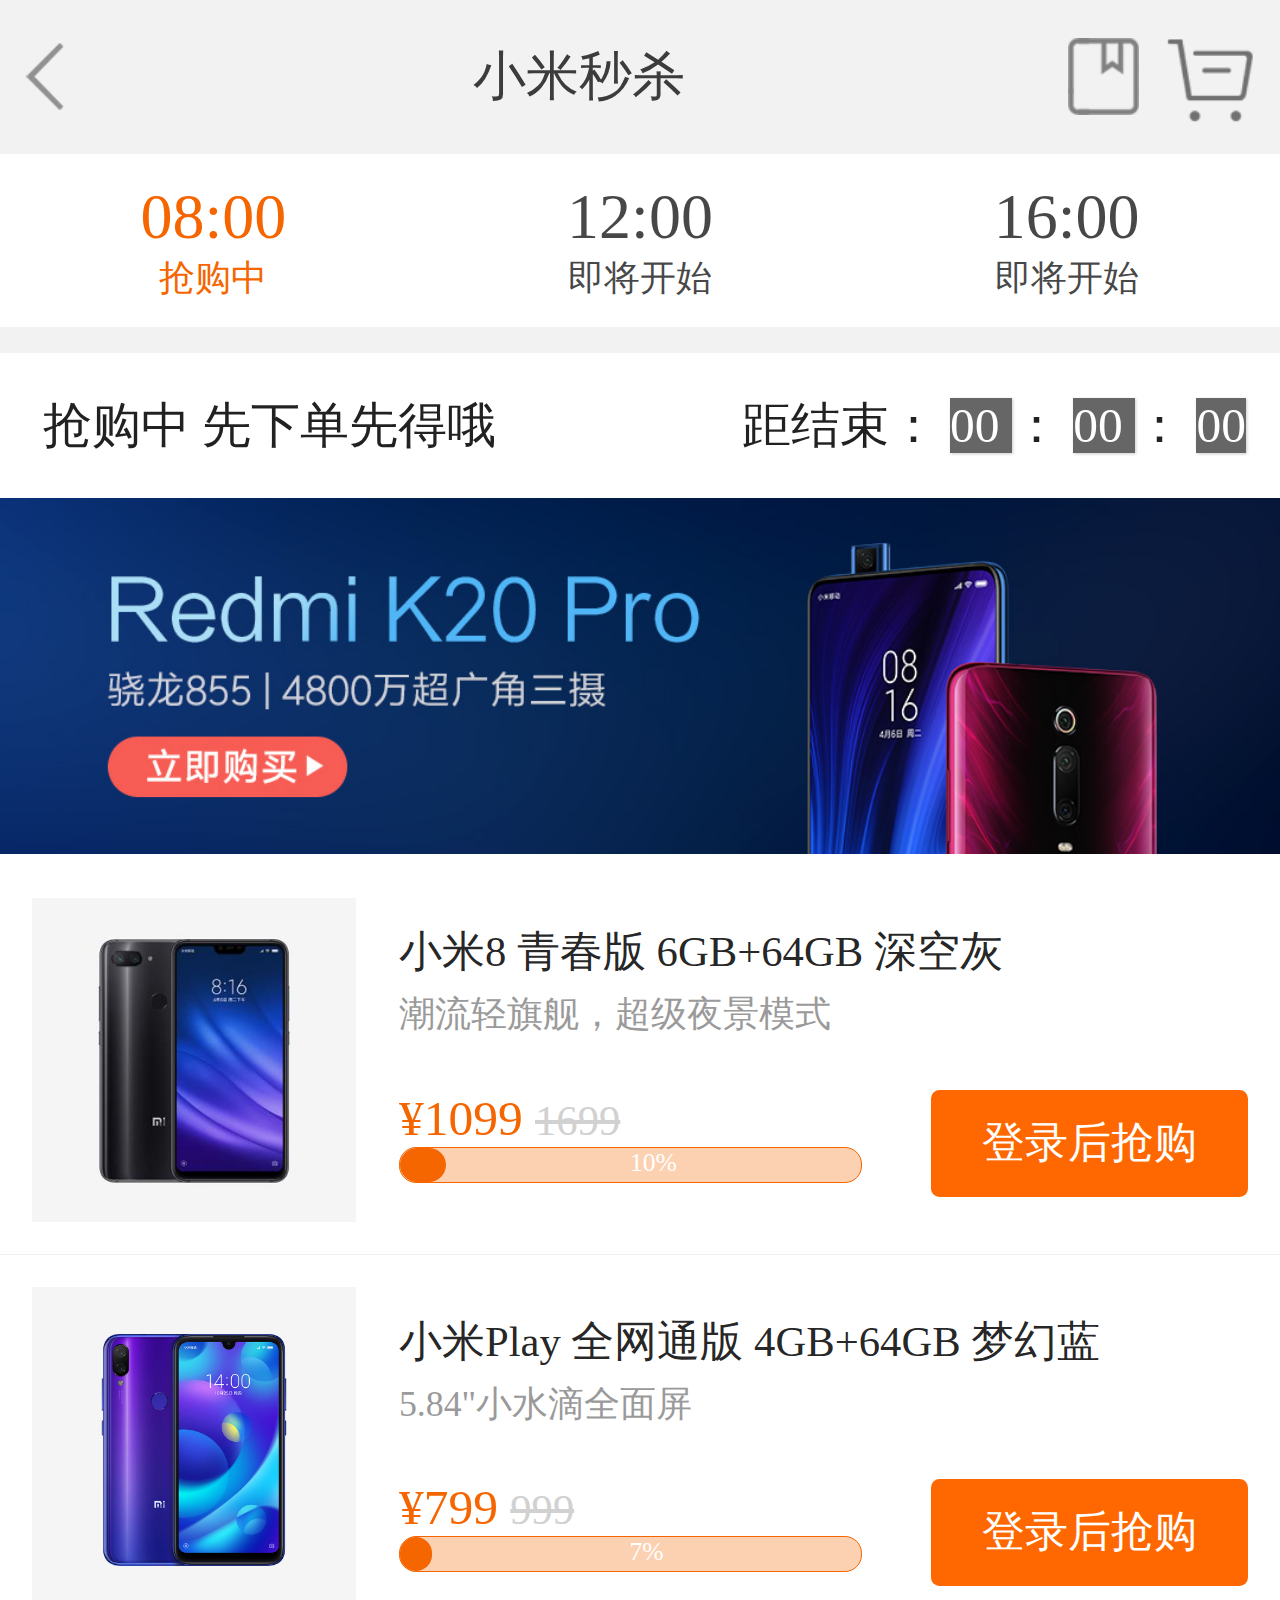
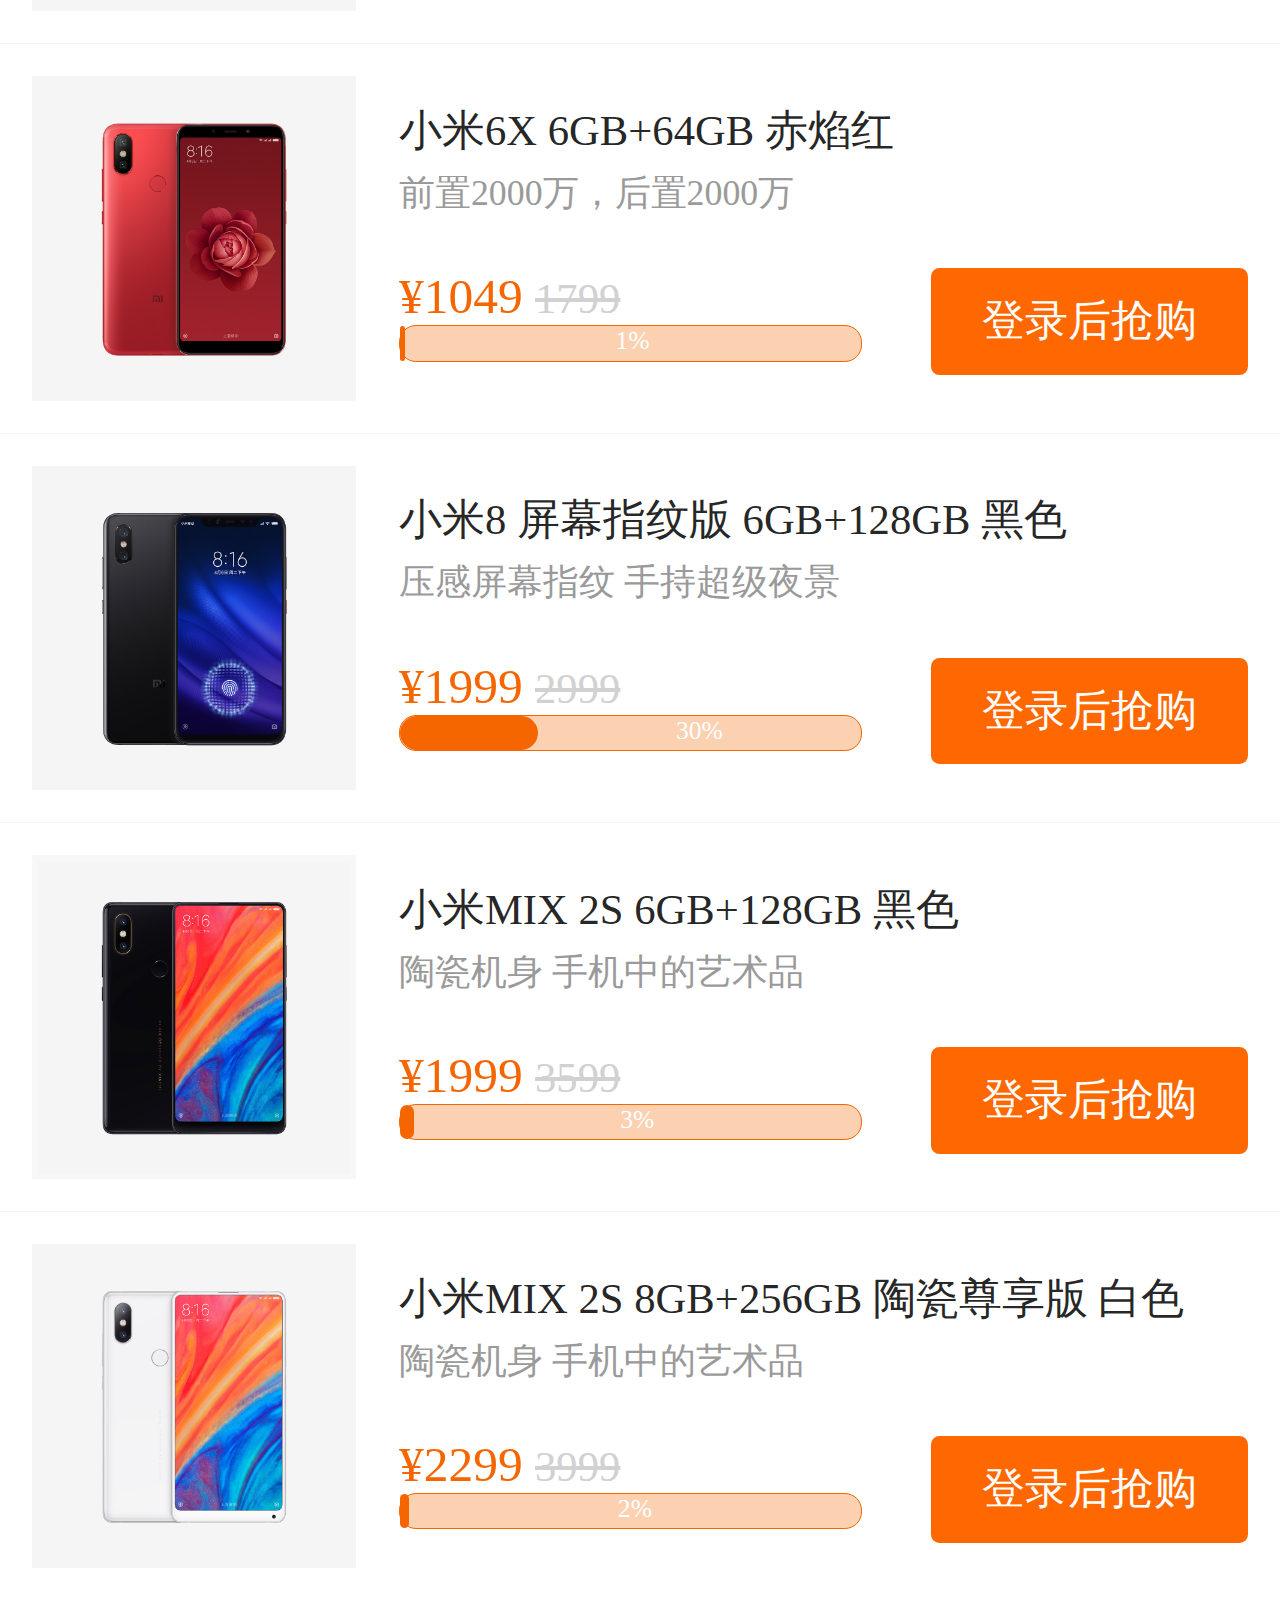
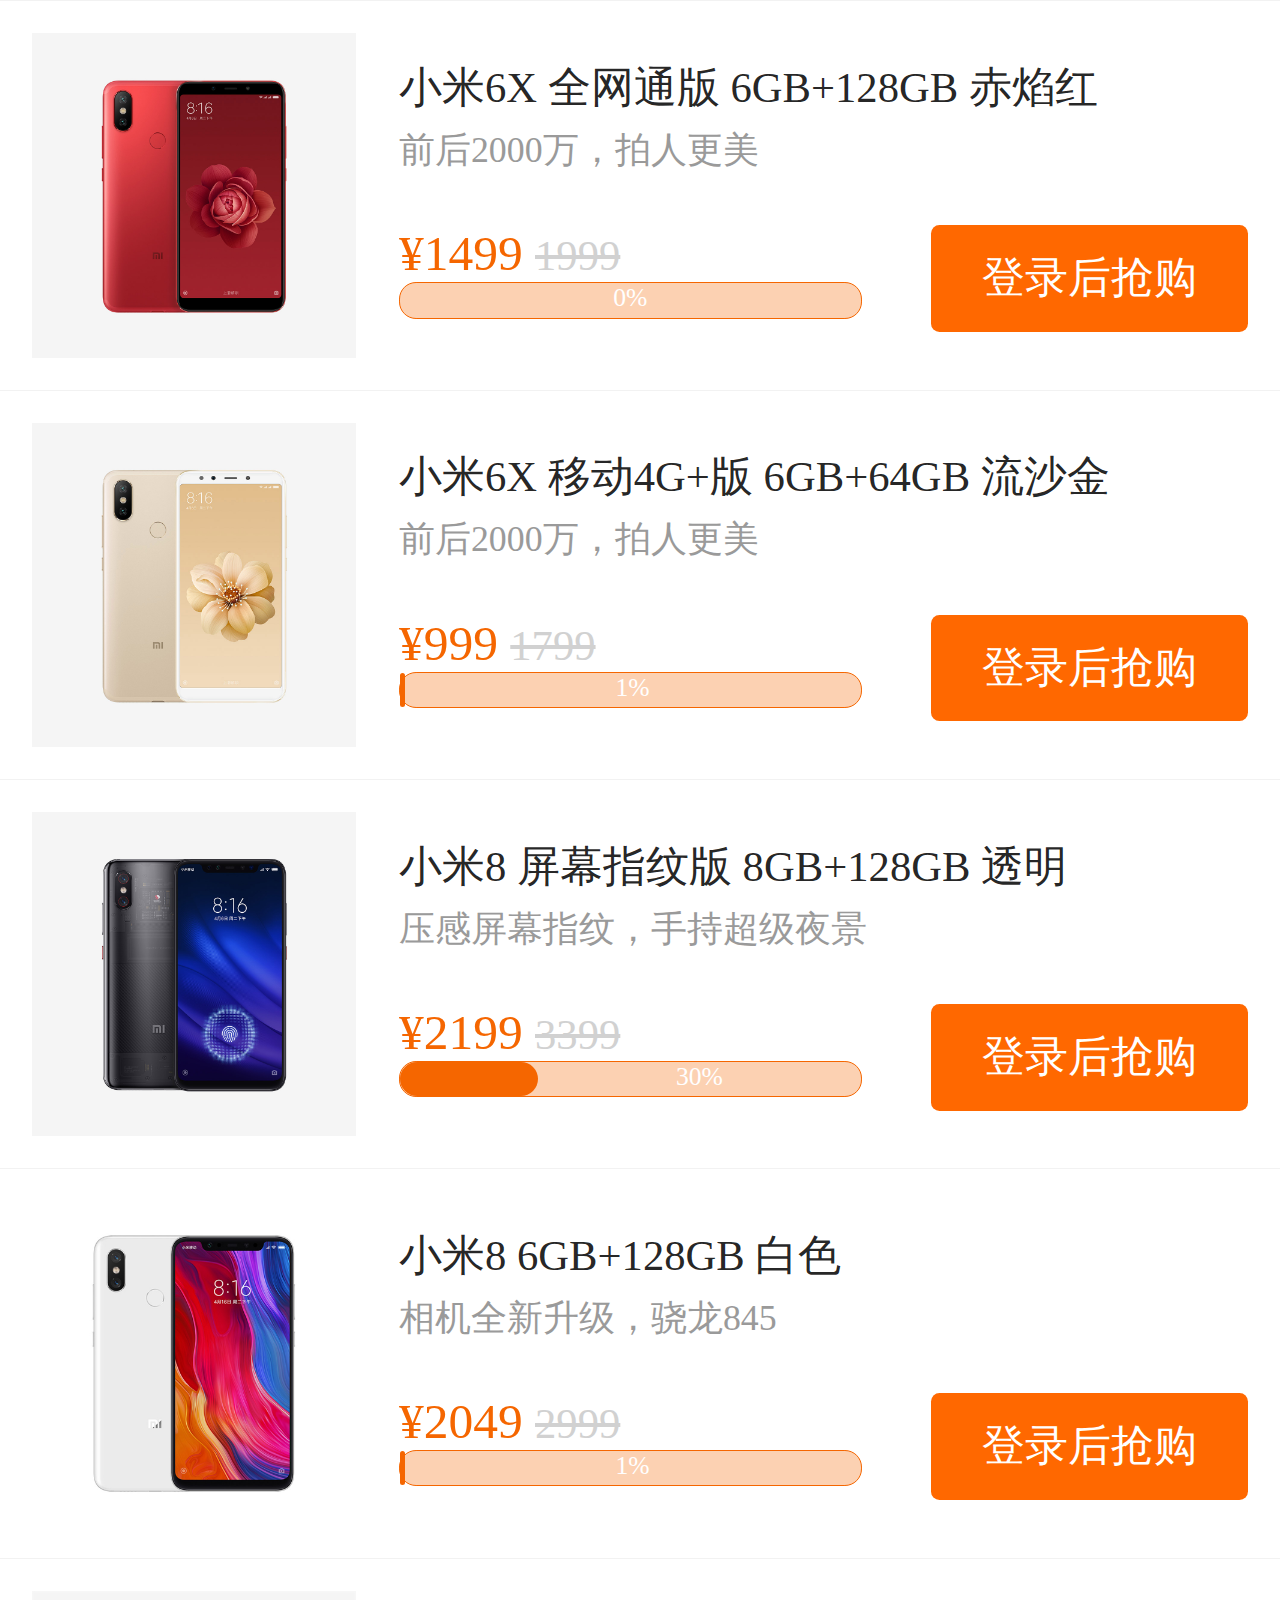
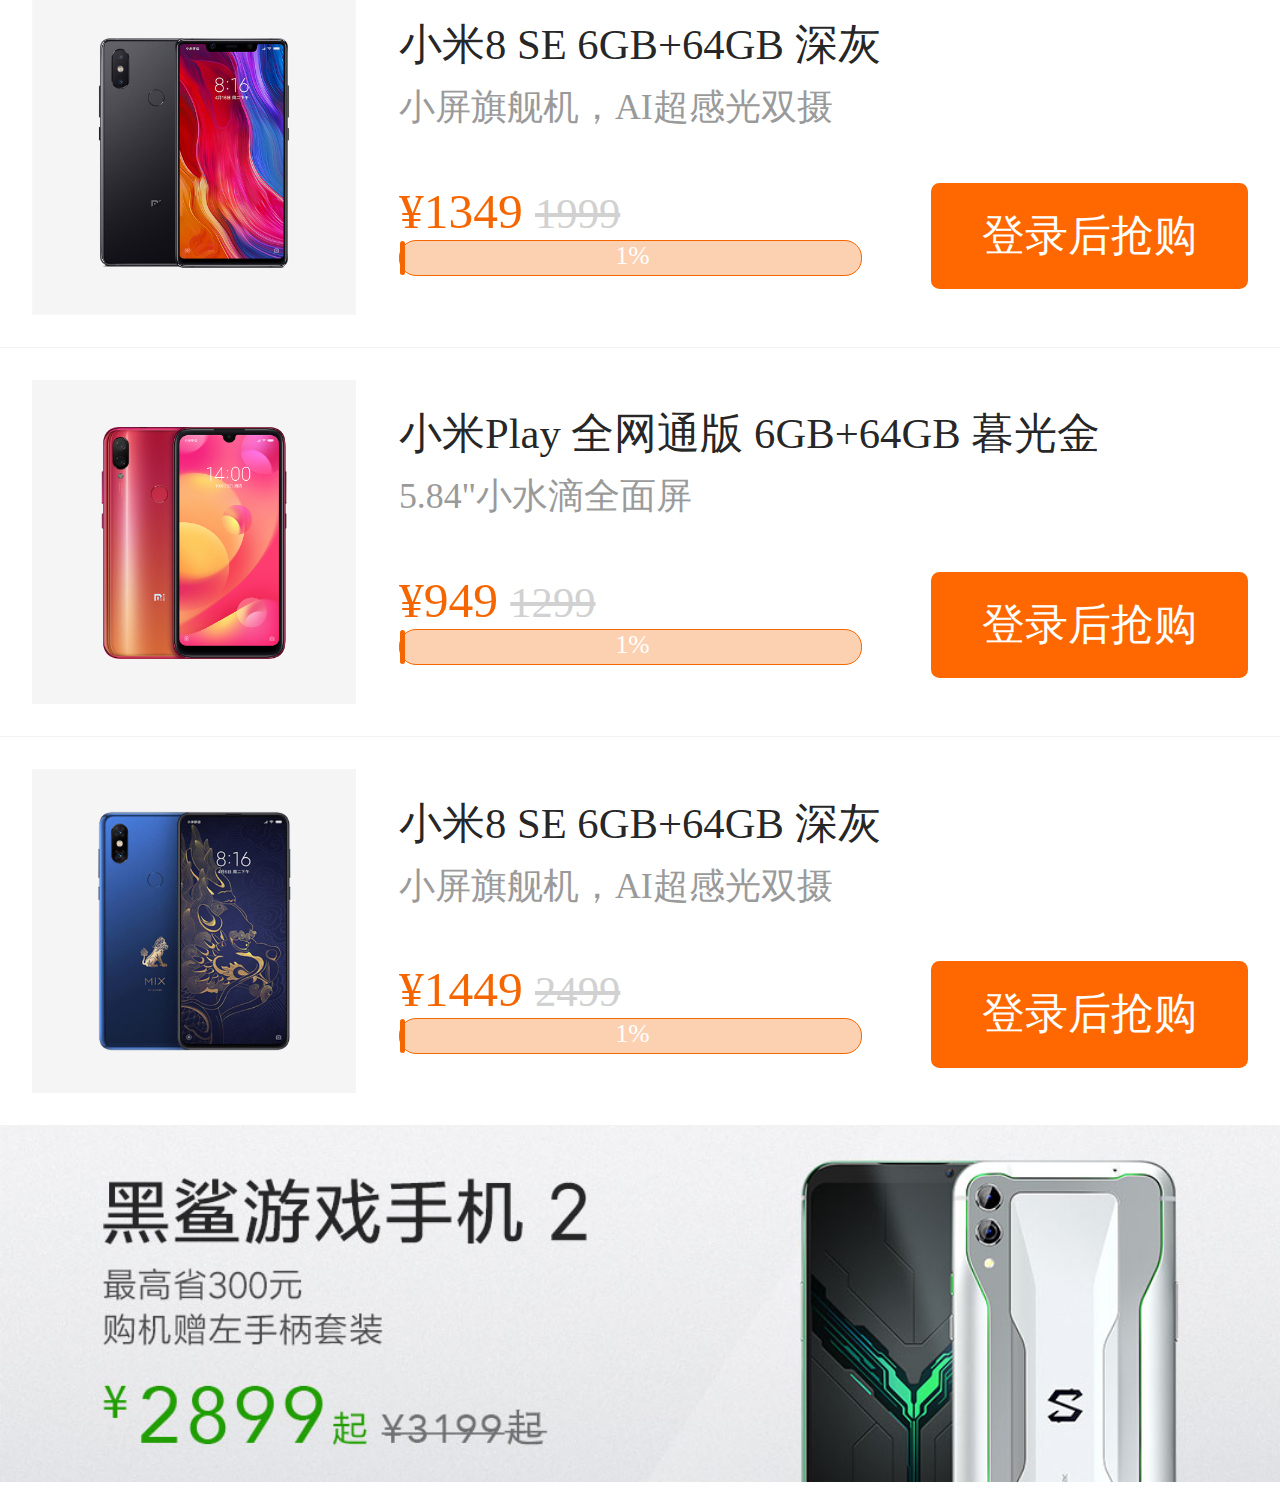
<file: seckill.html>
<!DOCTYPE html>
<html lang="en">

<head>
  <meta charset="UTF-8">
  <meta name="apple-mobile-web-app-capable" content="yes">
  <meta name="apple-mobile-web-app-status-bar-style" content="black-translucent">
  <meta name="format-detection" content="telephone=no">
  <meta name="format-detection" content="email=no">
  <meta name="viewport" content="width=device-width, initial-scale=1.0,maximum-scale=1.0, user-scalable=no" />
  <title>小米秒杀</title>
  <link rel="stylesheet" href="css/seckill.css">
</head>

<body>
  <!-- 头部区域 -->
  <header>
    <img src="img/l_arrow.png">
    <span>小米秒杀</span>
    <img src="img/collect.png">
    <img src="img/cart.png">
  </header>
  <!-- 时间导航区域 -->
  <nav>
    <div class="seckill current">
      <span class="seckill_time">08:00</span>
      <span>抢购中</span>
    </div>
    <div class="seckill">
      <span class="seckill_time">12:00</span>
      <span>即将开始</span>
    </div>
    <div class="seckill">
      <span class="seckill_time">16:00</span>
      <span>即将开始</span>
    </div>
  </nav>
  <!-- 空白 -->
  <div class="white_box"></div>
  <!-- 切换的模块 -->
  <section>
    <div class="seckill_box selected">
      <div class="seckill_box_time">
        <span class="seckill_box_title">抢购中 先下单先得哦</span>
        <div class="time-item">
          距结束：
          <strong>
            <span class="hour">00</span>
          </strong>：
          <strong>
            <span class="minute">00</span>
          </strong>：
          <strong>
            <span class="second">00</span>
          </strong>
        </div>
      </div>
      <img class="banner" src="img/banner.jpg">
      <ul>
        <li class="seckill_box_lis">
          <img src="img/phone1-1.jpg">
          <div class="seckill_box_lis_r">
            <div class="des">
              <p>小米8 青春版 6GB+64GB 深空灰</p>
              <span>潮流轻旗舰，超级夜景模式</span>
            </div>
            <div class="price">
              <div>
                <span>&yen;1099</span>
                <del>1699</del>
                <div class="progress">
                  <div style="width: 10%"></div>
                  10%</div>
                <div></div>
              </div>
              <div class="login orange">登录后抢购</div>
            </div>
          </div>
        </li>
        <li class="seckill_box_lis">
          <img src="img/phone1-2.jpg">
          <div class="seckill_box_lis_r">
            <div class="des">
              <p>小米Play 全网通版 4GB+64GB 梦幻蓝</p>
              <span>5.84"小水滴全面屏</span>
            </div>
            <div class="price">
              <div>
                <span>&yen;799</span>
                <del>999</del>
                <div class="progress">
                  <div style="width: 7%"></div>
                  7%</div>
                <div></div>
              </div>
              <div class="login orange">登录后抢购</div>
            </div>
          </div>
        </li>
        <li class="seckill_box_lis">
          <img src="img/phone1-3.jpg">
          <div class="seckill_box_lis_r">
            <div class="des">
              <p>小米6X 6GB+64GB 赤焰红</p>
              <span>前置2000万，后置2000万</span>
            </div>
            <div class="price">
              <div>
                <span>&yen;1049</span>
                <del>1799</del>
                <div class="progress">
                  <div style="width: 1%"></div>
                  1%</div>
                <div></div>
              </div>
              <div class="login orange">登录后抢购</div>
            </div>
          </div>
        </li>
        <li class="seckill_box_lis">
          <img src="img/phone1-4.jpg">
          <div class="seckill_box_lis_r">
            <div class="des">
              <p>小米8 屏幕指纹版 6GB+128GB 黑色</p>
              <span>压感屏幕指纹 手持超级夜景</span>
            </div>
            <div class="price">
              <div>
                <span>&yen;1999</span>
                <del>2999</del>
                <div class="progress">
                  <div style="width: 30%"></div>
                  30%</div>
                <div></div>
              </div>
              <div class="login orange">登录后抢购</div>
            </div>
          </div>
        </li>
        <li class="seckill_box_lis">
          <img src="img/phone1-5.jpg">
          <div class="seckill_box_lis_r">
            <div class="des">
              <p>小米MIX 2S 6GB+128GB 黑色</p>
              <span>陶瓷机身 手机中的艺术品</span>
            </div>
            <div class="price">
              <div>
                <span>&yen;1999</span>
                <del>3599</del>
                <div class="progress">
                  <div style="width: 3%"></div>
                  3%</div>
                <div></div>
              </div>
              <div class="login orange">登录后抢购</div>
            </div>
          </div>
        </li>
        <li class="seckill_box_lis">
          <img src="img/phone1-6.jpg">
          <div class="seckill_box_lis_r">
            <div class="des">
              <p>小米MIX 2S 8GB+256GB 陶瓷尊享版 白色</p>
              <span>陶瓷机身 手机中的艺术品</span>
            </div>
            <div class="price">
              <div>
                <span>&yen;2299</span>
                <del>3999</del>
                <div class="progress">
                  <div style="width: 2%"></div>
                  2%</div>
                <div></div>
              </div>
              <div class="login orange">登录后抢购</div>
            </div>
          </div>
        </li>
        <li class="seckill_box_lis">
          <img src="img/phone1-7.jpg">
          <div class="seckill_box_lis_r">
            <div class="des">
              <p>小米6X 全网通版 6GB+128GB 赤焰红</p>
              <span>前后2000万，拍人更美</span>
            </div>
            <div class="price">
              <div>
                <span>&yen;1499</span>
                <del>1999</del>
                <div class="progress">
                  <div style="width: 0%"></div>
                  0%</div>
                <div></div>
              </div>
              <div class="login orange">登录后抢购</div>
            </div>
          </div>
        </li>
        <li class="seckill_box_lis">
          <img src="img/phone1-8.jpg">
          <div class="seckill_box_lis_r">
            <div class="des">
              <p>小米6X 移动4G+版 6GB+64GB 流沙金</p>
              <span>前后2000万，拍人更美</span>
            </div>
            <div class="price">
              <div>
                <span>&yen;999</span>
                <del>1799</del>
                <div class="progress">
                  <div style="width: 1%"></div>
                  1%</div>
                <div></div>
              </div>
              <div class="login orange">登录后抢购</div>
            </div>
          </div>
        </li>
        <li class="seckill_box_lis">
          <img src="img/phone1-9.jpg">
          <div class="seckill_box_lis_r">
            <div class="des">
              <p>小米8 屏幕指纹版 8GB+128GB 透明</p>
              <span>压感屏幕指纹，手持超级夜景</span>
            </div>
            <div class="price">
              <div>
                <span>&yen;2199</span>
                <del>3399</del>
                <div class="progress">
                  <div style="width: 30%"></div>
                  30%</div>
                <div></div>
              </div>
              <div class="login orange">登录后抢购</div>
            </div>
          </div>
        </li>
        <li class="seckill_box_lis">
          <img src="img/phone1-10.jpg">
          <div class="seckill_box_lis_r">
            <div class="des">
              <p>小米8 6GB+128GB 白色</p>
              <span>相机全新升级，骁龙845</span>
            </div>
            <div class="price">
              <div>
                <span>&yen;2049</span>
                <del>2999</del>
                <div class="progress">
                  <div style="width: 1%"></div>
                  1%</div>
                <div></div>
              </div>
              <div class="login orange">登录后抢购</div>
            </div>
          </div>
        </li>
        <li class="seckill_box_lis">
          <img src="img/phone1-11.jpg">
          <div class="seckill_box_lis_r">
            <div class="des">
              <p>小米8 SE 6GB+64GB 深灰 </p>
              <span>小屏旗舰机，AI超感光双摄</span>
            </div>
            <div class="price">
              <div>
                <span>&yen;1349</span>
                <del>1999</del>
                <div class="progress">
                  <div style="width: 1%"></div>
                  1%</div>
                <div></div>
              </div>
              <div class="login orange">登录后抢购</div>
            </div>
          </div>
        </li>
        <li class="seckill_box_lis">
          <img src="img/phone1-12.jpg">
          <div class="seckill_box_lis_r">
            <div class="des">
              <p>小米Play 全网通版 6GB+64GB 暮光金</p>
              <span>5.84"小水滴全面屏</span>
            </div>
            <div class="price">
              <div>
                <span>&yen;949</span>
                <del>1299</del>
                <div class="progress">
                  <div style="width: 1%"></div>
                  1%</div>
                <div></div>
              </div>
              <div class="login orange">登录后抢购</div>
            </div>
          </div>
        </li>
        <li class="seckill_box_lis">
          <img src="img/phone1-13.jpg">
          <div class="seckill_box_lis_r">
            <div class="des">
              <p>小米8 SE 6GB+64GB 深灰 </p>
              <span>小屏旗舰机，AI超感光双摄</span>
            </div>
            <div class="price">
              <div>
                <span>&yen;1449</span>
                <del>2499</del>
                <div class="progress">
                  <div style="width: 1%"></div>
                  1%</div>
                <div></div>
              </div>
              <div class="login orange">登录后抢购</div>
            </div>
          </div>
        </li>
      </ul>
      <img class="banner" src="img/banner2.jpg">
    </div>
    <div class="seckill_box">
      <div class="seckill_box_time">
        <span class="seckill_box_title">即将开始的秒杀</span>
        <div class="time-item">
          距开始：
          <strong>
            <span class="hour">00</span>
          </strong>：
          <strong>
            <span class="minute">00</span>
          </strong>：
          <strong>
            <span class="second">00</span>
          </strong>
        </div>
      </div>
      <img class="banner" src="img/banner.jpg">
      <ul>
        <li class="seckill_box_lis">
          <img src="img/phone1-7.jpg">
          <div class="seckill_box_lis_r">
            <div class="des">
              <p>小米6X 全网通版 6GB+128GB 赤焰红</p>
              <span>前后2000万，拍人更美</span>
            </div>
            <div class="price">
              <div>
                <span>&yen;1499</span>
                <del>1999</del>
                <p class="remind">已有16人设置提醒</p>
              </div>
              <div class="login green">提醒我</div>
            </div>
          </div>
        </li>
        <li class="seckill_box_lis">
          <img src="img/phone1-1.jpg">
          <div class="seckill_box_lis_r">
            <div class="des">
              <p>小米8 青春版 6GB+64GB 深空灰</p>
              <span>潮流轻旗舰，超级夜景模式</span>
            </div>
            <div class="price">
              <div>
                <span>&yen;1099</span>
                <del>1699</del>
                <p class="remind">已有36人设置提醒</p>
              </div>
              <div class="login green">提醒我</div>
            </div>
          </div>
        </li>
        <li class="seckill_box_lis">
          <img src="img/phone1-2.jpg">
          <div class="seckill_box_lis_r">
            <div class="des">
              <p>小米Play 全网通版 4GB+64GB 梦幻蓝</p>
              <span>5.84"小水滴全面屏</span>
            </div>
            <div class="price">
              <div>
                <span>&yen;799</span>
                <del>999</del>
                <p class="remind">已有28人设置提醒</p>
              </div>
              <div class="login green">提醒我</div>
            </div>
          </div>
        </li>
        <li class="seckill_box_lis">
          <img src="img/phone1-5.jpg">
          <div class="seckill_box_lis_r">
            <div class="des">
              <p>小米MIX 2S 6GB+128GB 黑色</p>
              <span>陶瓷机身 手机中的艺术品</span>
            </div>
            <div class="price">
              <div>
                <span>&yen;1999</span>
                <del>3599</del>
                <p class="remind">已有18人设置提醒</p>
              </div>
              <div class="login green">提醒我</div>
            </div>
          </div>
        </li>
        <li class="seckill_box_lis">
          <img src="img/phone1-3.jpg">
          <div class="seckill_box_lis_r">
            <div class="des">
              <p>小米6X 6GB+64GB 赤焰红</p>
              <span>前置2000万，后置2000万</span>
            </div>
            <div class="price">
              <div>
                <span>&yen;1049</span>
                <del>1799</del>
                <p class="remind">已有21人设置提醒</p>
              </div>
              <div class="login green">提醒我</div>
            </div>
          </div>
        </li>
        <li class="seckill_box_lis">
          <img src="img/phone1-4.jpg">
          <div class="seckill_box_lis_r">
            <div class="des">
              <p>小米8 屏幕指纹版 6GB+128GB 黑色</p>
              <span>压感屏幕指纹 手持超级夜景</span>
            </div>
            <div class="price">
              <div>
                <span>&yen;1999</span>
                <del>2999</del>
                <p class="remind">已有11人设置提醒</p>
              </div>
              <div class="login green">提醒我</div>
            </div>
          </div>
        </li>
        <li class="seckill_box_lis">
          <img src="img/phone1-5.jpg">
          <div class="seckill_box_lis_r">
            <div class="des">
              <p>小米MIX 2S 6GB+128GB 黑色</p>
              <span>陶瓷机身 手机中的艺术品</span>
            </div>
            <div class="price">
              <div>
                <span>&yen;1999</span>
                <del>3599</del>
                <p class="remind">已有11人设置提醒</p>
              </div>
              <div class="login green">提醒我</div>
            </div>
          </div>
        </li>
        <li class="seckill_box_lis">
          <img src="img/phone1-6.jpg">
          <div class="seckill_box_lis_r">
            <div class="des">
              <p>小米MIX 2S 8GB+256GB 陶瓷尊享版 白色</p>
              <span>陶瓷机身 手机中的艺术品</span>
            </div>
            <div class="price">
              <div>
                <span>&yen;2299</span>
                <del>3999</del>
                <p class="remind">已有36人设置提醒</p>
              </div>
              <div class="login green">提醒我</div>
            </div>
          </div>
        </li>
        <li class="seckill_box_lis">
          <img src="img/phone1-8.jpg">
          <div class="seckill_box_lis_r">
            <div class="des">
              <p>小米6X 移动4G+版 6GB+64GB 流沙金</p>
              <span>前后2000万，拍人更美</span>
            </div>
            <div class="price">
              <div>
                <span>&yen;999</span>
                <del>1799</del>
                <p class="remind">已有22人设置提醒</p>
              </div>
              <div class="login green">提醒我</div>
            </div>
          </div>
        </li>
        <li class="seckill_box_lis">
          <img src="img/phone1-11.jpg">
          <div class="seckill_box_lis_r">
            <div class="des">
              <p>小米8 SE 6GB+64GB 深灰 </p>
              <span>小屏旗舰机，AI超感光双摄</span>
            </div>
            <div class="price">
              <div>
                <span>&yen;1349</span>
                <del>1999</del>
                <p class="remind">已有33人设置提醒</p>
              </div>
              <div class="login green">提醒我</div>
            </div>
          </div>
        </li>
        <li class="seckill_box_lis">
          <img src="img/phone1-10.jpg">
          <div class="seckill_box_lis_r">
            <div class="des">
              <p>小米8 6GB+128GB 白色</p>
              <span>相机全新升级，骁龙845</span>
            </div>
            <div class="price">
              <div>
                <span>&yen;2049</span>
                <del>2999</del>
                <p class="remind">已有36人设置提醒</p>
              </div>
              <div class="login green">提醒我</div>
            </div>
          </div>
        </li>

      </ul>
    </div>
    <div class="seckill_box">
      <div class="seckill_box_time">
        <span class="seckill_box_title">即将开始的秒杀</span>
        <div class="time-item">
          距开始：
          <strong>
            <span class="hour">00</span>
          </strong>：
          <strong>
            <span class="minute">00</span>
          </strong>：
          <strong>
            <span class="second">00</span>
          </strong>
        </div>
      </div>
      <img class="banner" src="img/banner.jpg">
      <ul>
        <li class="seckill_box_lis">
          <img src="img/phone1-5.jpg">
          <div class="seckill_box_lis_r">
            <div class="des">
              <p>小米MIX 2S 6GB+128GB 黑色</p>
              <span>陶瓷机身 手机中的艺术品</span>
            </div>
            <div class="price">
              <div>
                <span>&yen;1999</span>
                <del>3599</del>
                <p class="remind">已有18人设置提醒</p>
              </div>
              <div class="login green">提醒我</div>
            </div>
          </div>
        </li>
        <li class="seckill_box_lis">
          <img src="img/phone1-7.jpg">
          <div class="seckill_box_lis_r">
            <div class="des">
              <p>小米6X 全网通版 6GB+128GB 赤焰红</p>
              <span>前后2000万，拍人更美</span>
            </div>
            <div class="price">
              <div>
                <span>&yen;1499</span>
                <del>1999</del>
                <p class="remind">已有16人设置提醒</p>
              </div>
              <div class="login green">提醒我</div>
            </div>
          </div>
        </li>
        <li class="seckill_box_lis">
          <img src="img/phone1-1.jpg">
          <div class="seckill_box_lis_r">
            <div class="des">
              <p>小米8 青春版 6GB+64GB 深空灰</p>
              <span>潮流轻旗舰，超级夜景模式</span>
            </div>
            <div class="price">
              <div>
                <span>&yen;1099</span>
                <del>1699</del>
                <p class="remind">已有36人设置提醒</p>
              </div>
              <div class="login green">提醒我</div>
            </div>
          </div>
        </li>
        <li class="seckill_box_lis">
          <img src="img/phone1-2.jpg">
          <div class="seckill_box_lis_r">
            <div class="des">
              <p>小米Play 全网通版 4GB+64GB 梦幻蓝</p>
              <span>5.84"小水滴全面屏</span>
            </div>
            <div class="price">
              <div>
                <span>&yen;799</span>
                <del>999</del>
                <p class="remind">已有28人设置提醒</p>
              </div>
              <div class="login green">提醒我</div>
            </div>
          </div>
        </li>
        <li class="seckill_box_lis">
          <img src="img/phone1-4.jpg">
          <div class="seckill_box_lis_r">
            <div class="des">
              <p>小米8 屏幕指纹版 6GB+128GB 黑色</p>
              <span>压感屏幕指纹 手持超级夜景</span>
            </div>
            <div class="price">
              <div>
                <span>&yen;1999</span>
                <del>2999</del>
                <p class="remind">已有11人设置提醒</p>
              </div>
              <div class="login green">提醒我</div>
            </div>
          </div>
        </li>
        <li class="seckill_box_lis">
          <img src="img/phone1-5.jpg">
          <div class="seckill_box_lis_r">
            <div class="des">
              <p>小米MIX 2S 6GB+128GB 黑色</p>
              <span>陶瓷机身 手机中的艺术品</span>
            </div>
            <div class="price">
              <div>
                <span>&yen;1999</span>
                <del>3599</del>
                <p class="remind">已有11人设置提醒</p>
              </div>
              <div class="login green">提醒我</div>
            </div>
          </div>
        </li>
        <li class="seckill_box_lis">
          <img src="img/phone1-6.jpg">
          <div class="seckill_box_lis_r">
            <div class="des">
              <p>小米MIX 2S 8GB+256GB 陶瓷尊享版 白色</p>
              <span>陶瓷机身 手机中的艺术品</span>
            </div>
            <div class="price">
              <div>
                <span>&yen;2299</span>
                <del>3999</del>
                <p class="remind">已有36人设置提醒</p>
              </div>
              <div class="login green">提醒我</div>
            </div>
          </div>
        </li>
        <li class="seckill_box_lis">
          <img src="img/phone1-10.jpg">
          <div class="seckill_box_lis_r">
            <div class="des">
              <p>小米8 6GB+128GB 白色</p>
              <span>相机全新升级，骁龙845</span>
            </div>
            <div class="price">
              <div>
                <span>&yen;2049</span>
                <del>2999</del>
                <p class="remind">已有36人设置提醒</p>
              </div>
              <div class="login green">提醒我</div>
            </div>
          </div>
        </li>
        <li class="seckill_box_lis">
          <img src="img/phone1-3.jpg">
          <div class="seckill_box_lis_r">
            <div class="des">
              <p>小米6X 6GB+64GB 赤焰红</p>
              <span>前置2000万，后置2000万</span>
            </div>
            <div class="price">
              <div>
                <span>&yen;1049</span>
                <del>1799</del>
                <p class="remind">已有21人设置提醒</p>
              </div>
              <div class="login green">提醒我</div>
            </div>
          </div>
        </li>
        <li class="seckill_box_lis">
          <img src="img/phone1-8.jpg">
          <div class="seckill_box_lis_r">
            <div class="des">
              <p>小米6X 移动4G+版 6GB+64GB 流沙金</p>
              <span>前后2000万，拍人更美</span>
            </div>
            <div class="price">
              <div>
                <span>&yen;999</span>
                <del>1799</del>
                <p class="remind">已有22人设置提醒</p>
              </div>
              <div class="login green">提醒我</div>
            </div>
          </div>
        </li>
        <li class="seckill_box_lis">
          <img src="img/phone1-11.jpg">
          <div class="seckill_box_lis_r">
            <div class="des">
              <p>小米8 SE 6GB+64GB 深灰 </p>
              <span>小屏旗舰机，AI超感光双摄</span>
            </div>
            <div class="price">
              <div>
                <span>&yen;1349</span>
                <del>1999</del>
                <p class="remind">已有33人设置提醒</p>
              </div>
              <div class="login green">提醒我</div>
            </div>
          </div>
        </li>
      </ul>
    </div>
  </section>
</body>
<script src="js/seckill.js"></script>
<script>
  reset();
  window.addEventListener("resize", reset);
  function reset() {
    var html = document.getElementsByTagName('html')[0];
    var hWidth = html.getBoundingClientRect().width;
    html.style.fontSize = hWidth / 15 + "px";
    console.log(hWidth);
  }
</script>

</html>
</file>
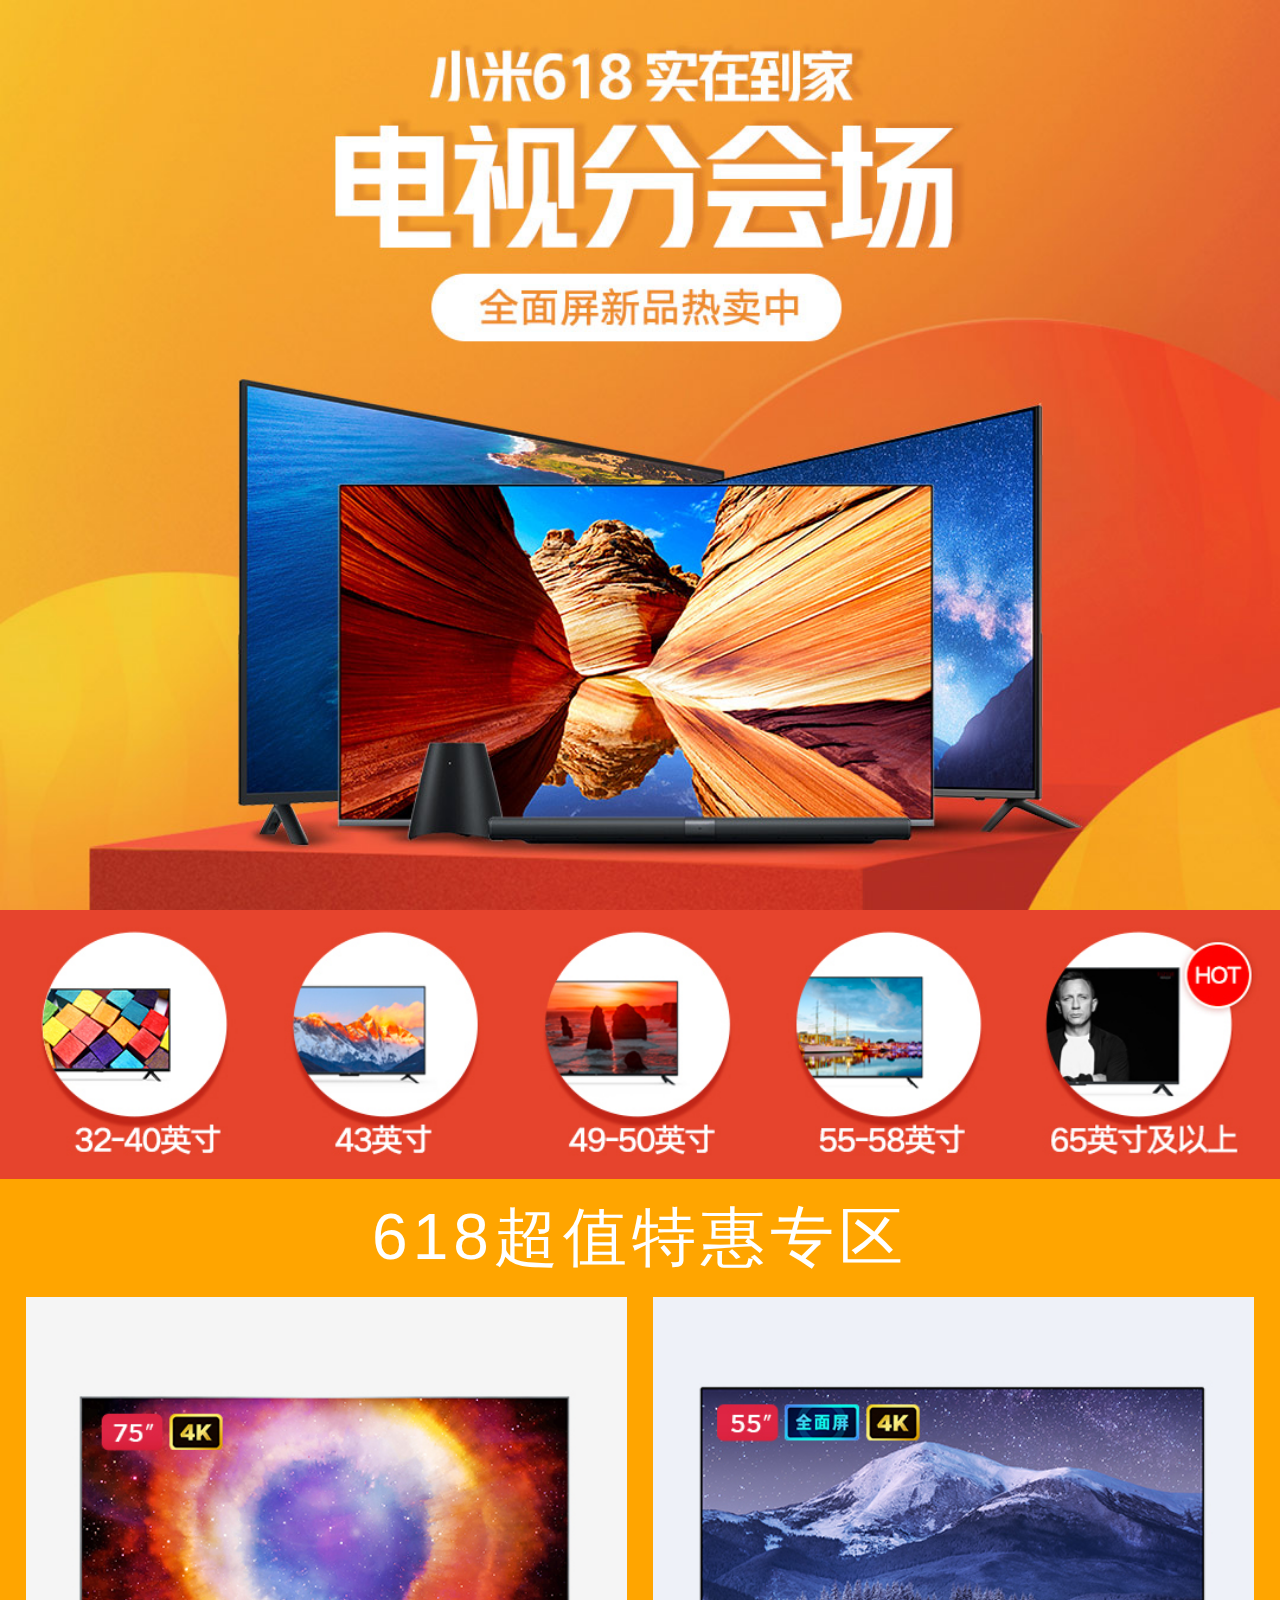
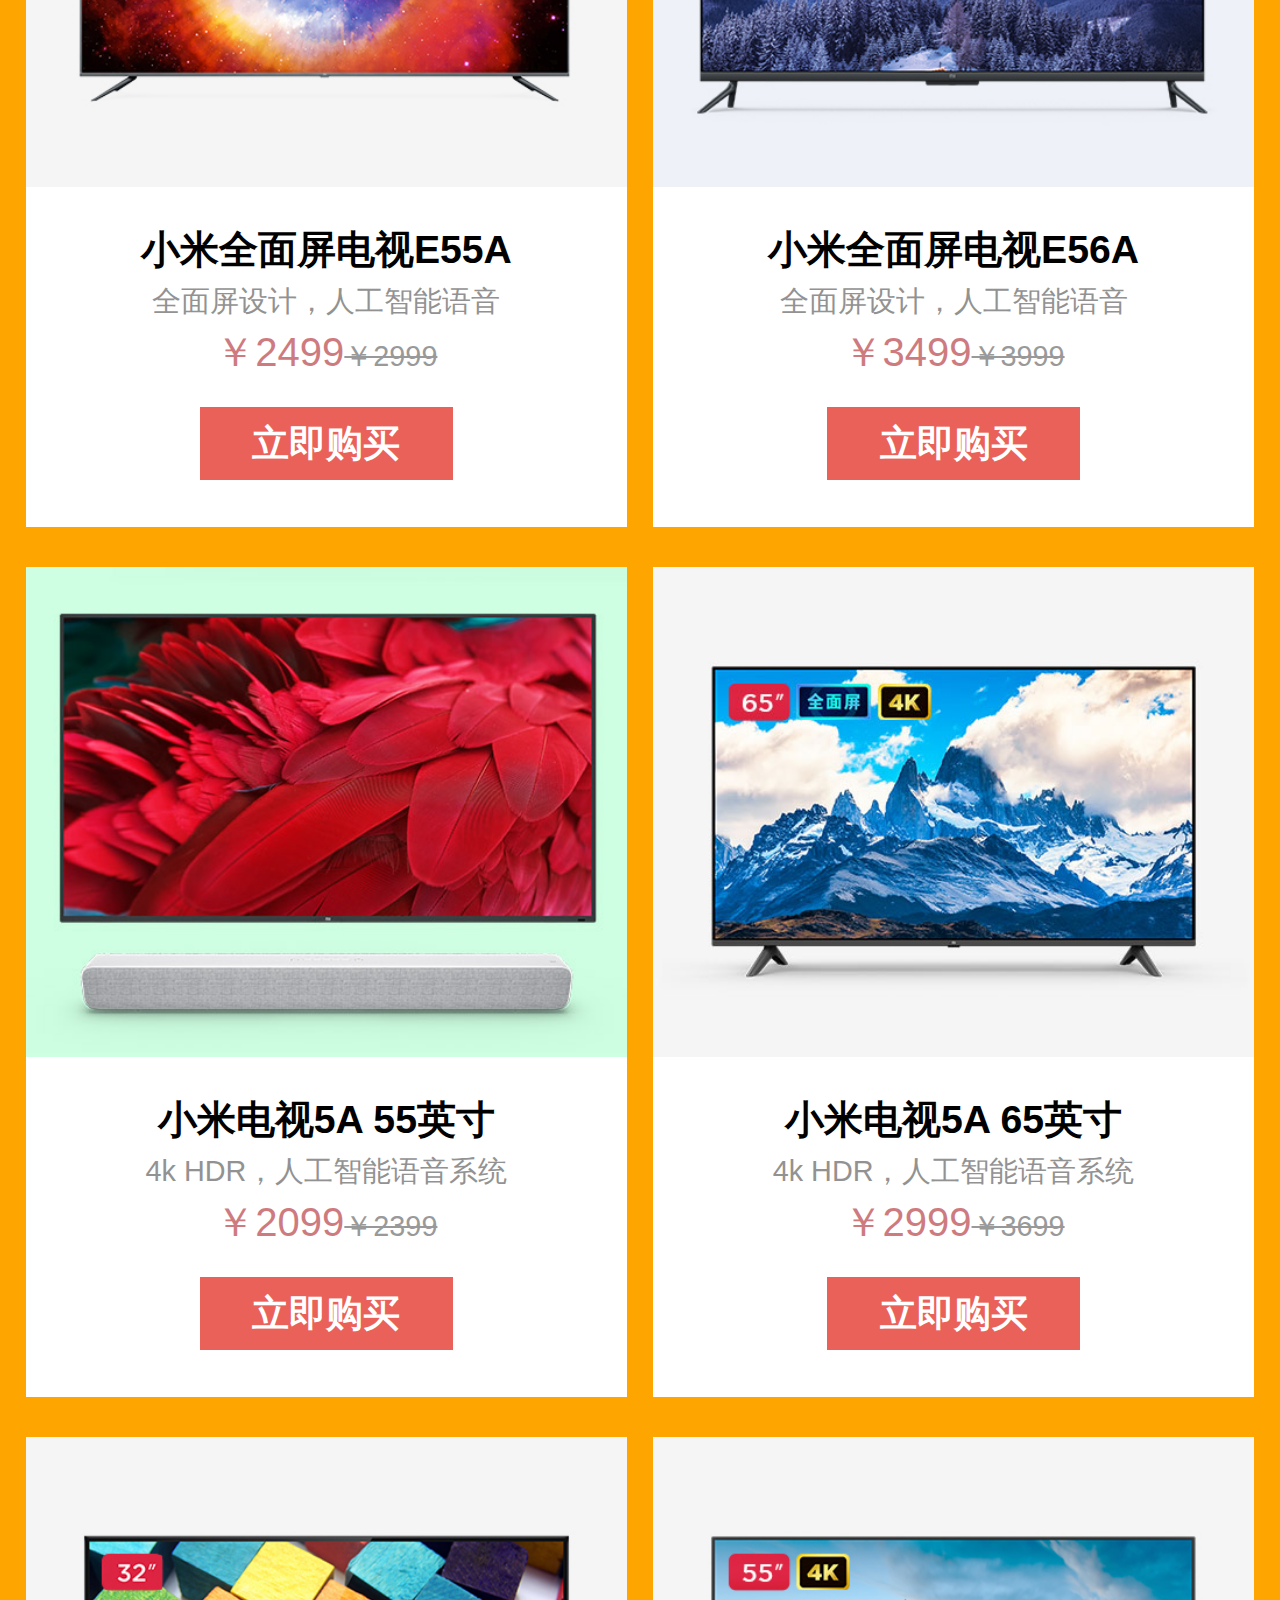
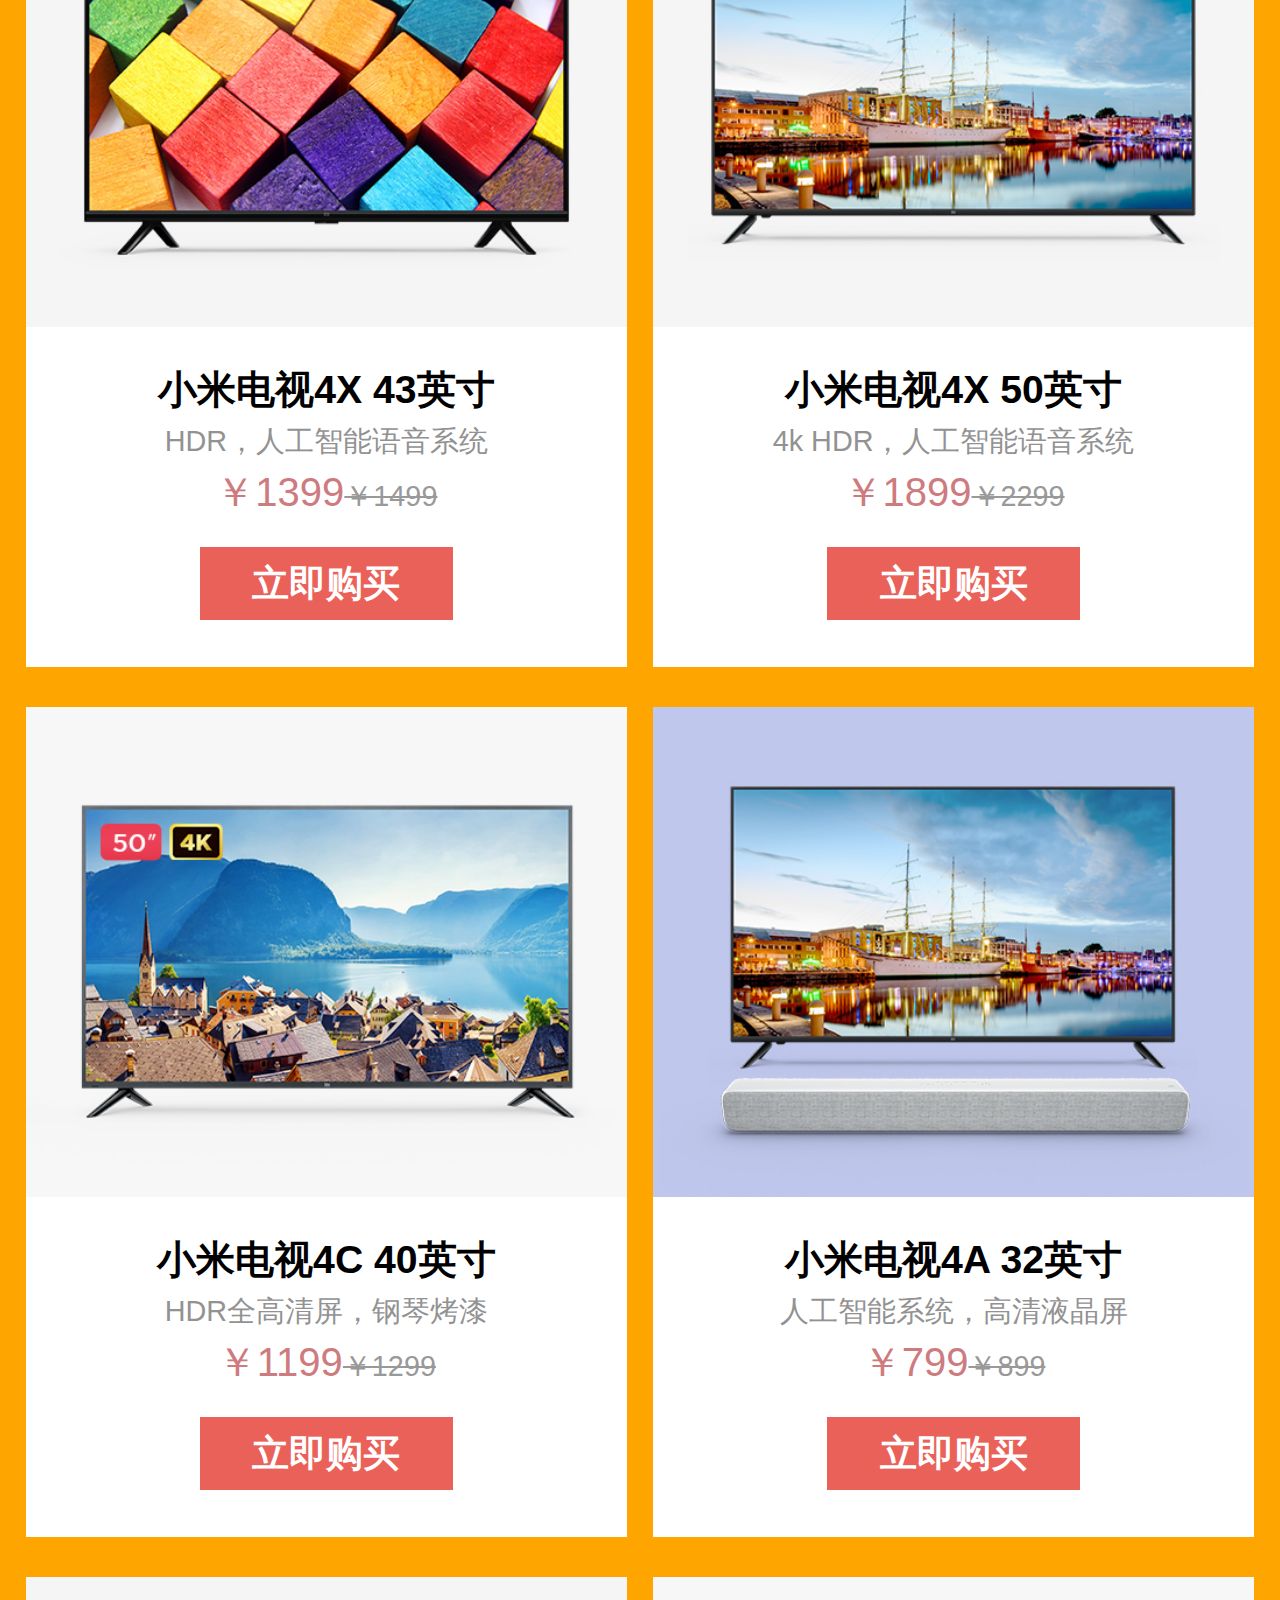
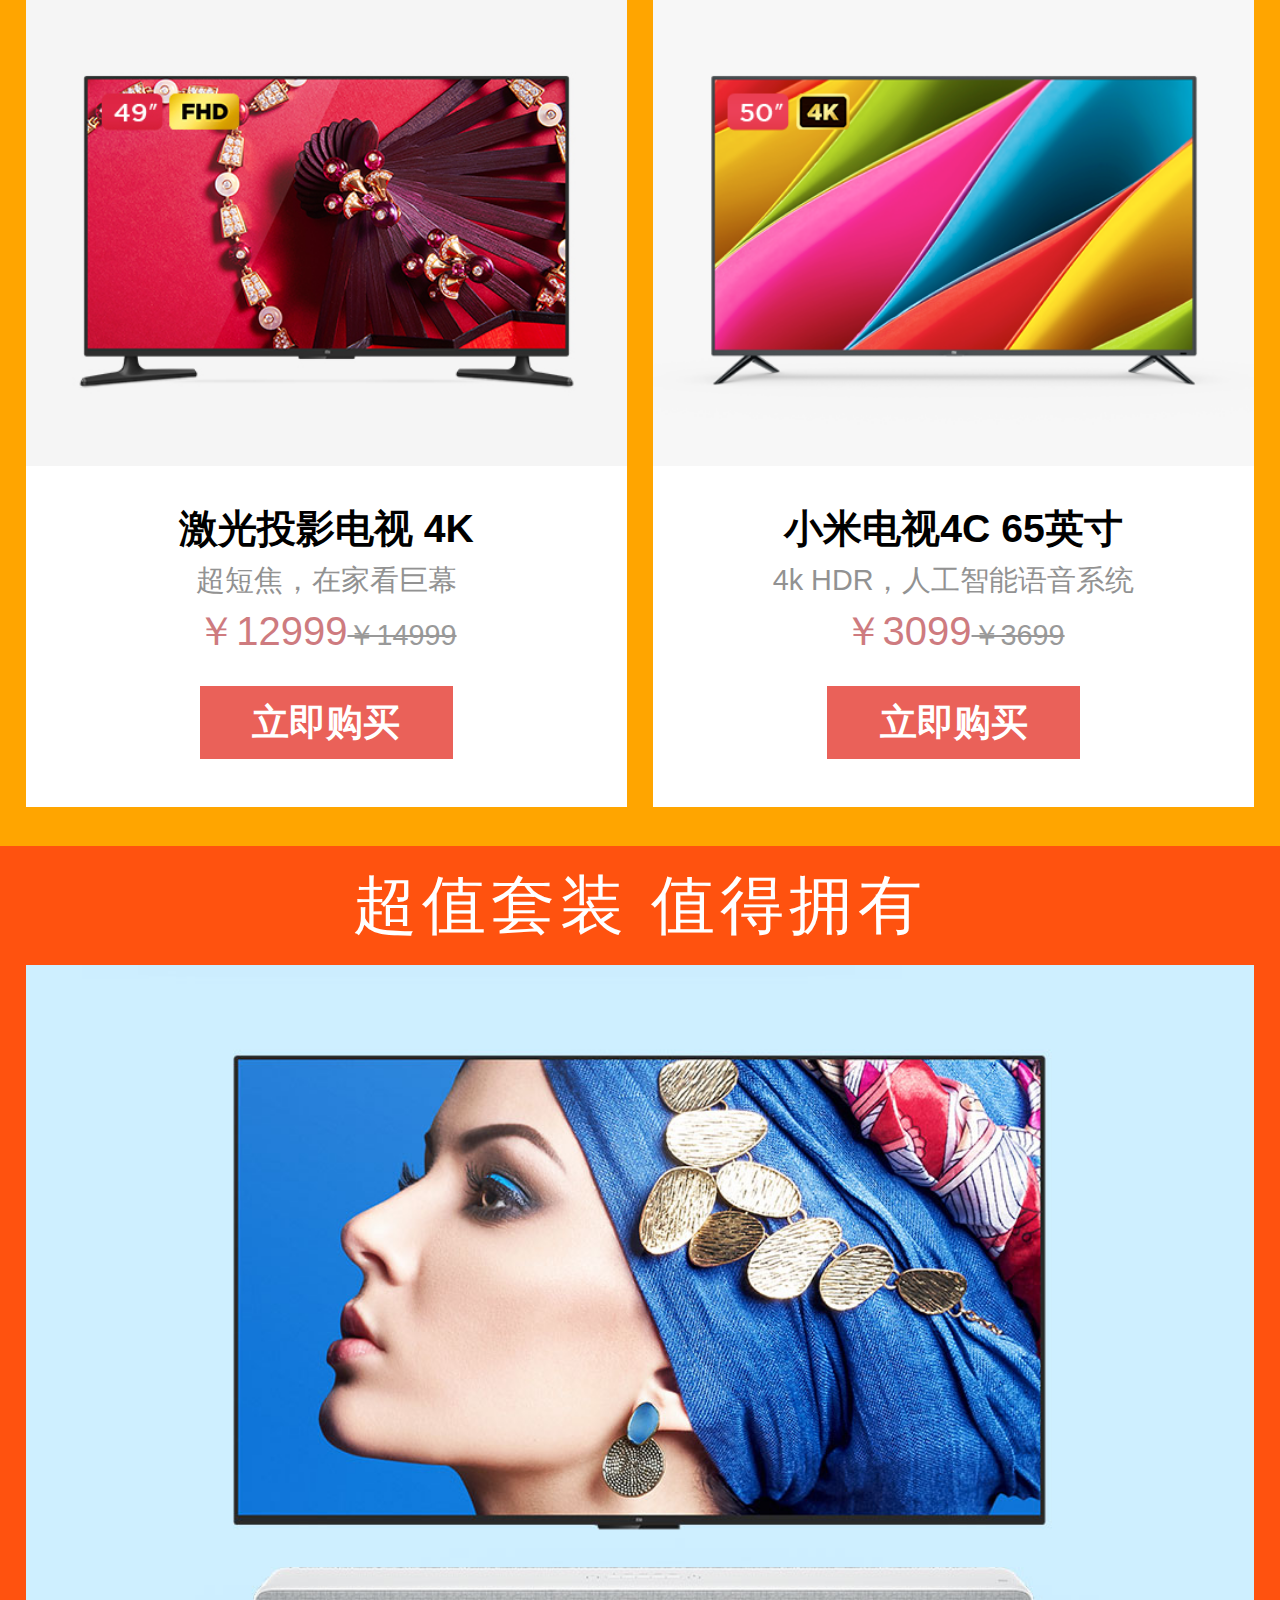
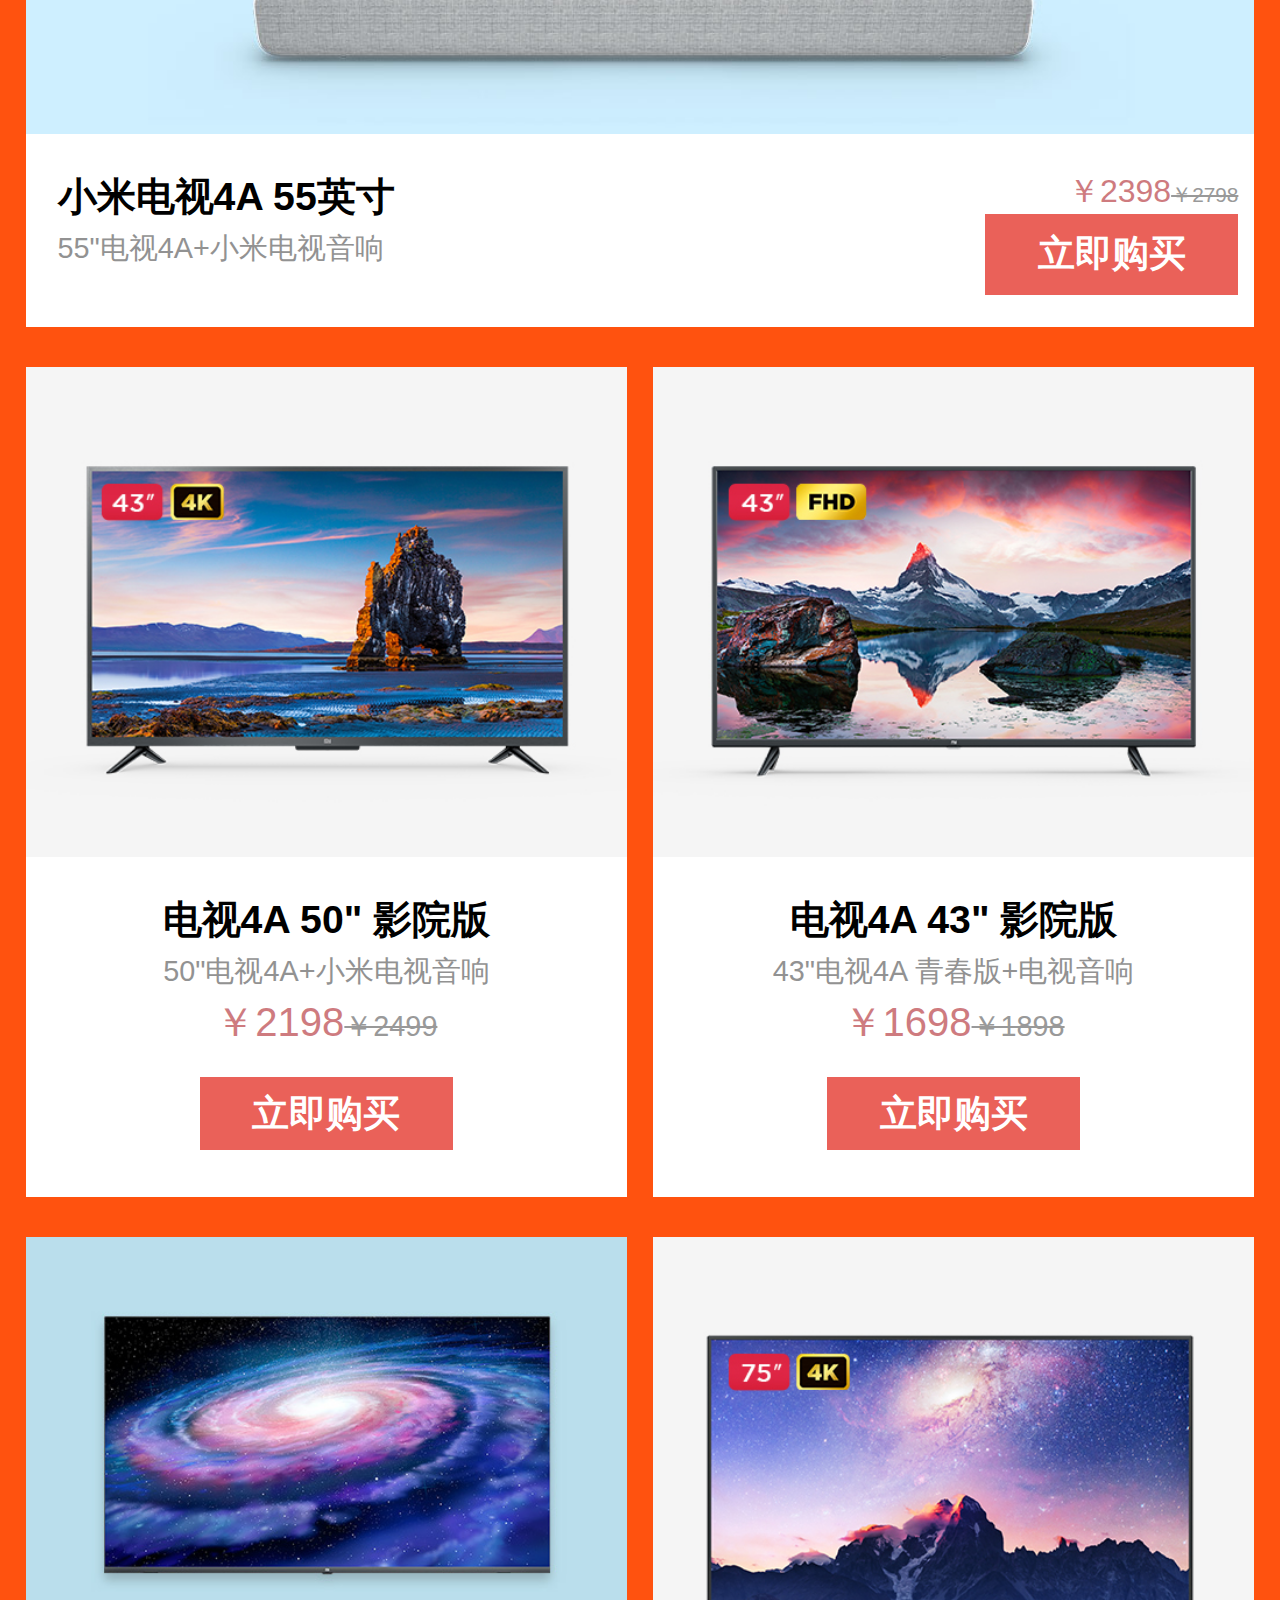
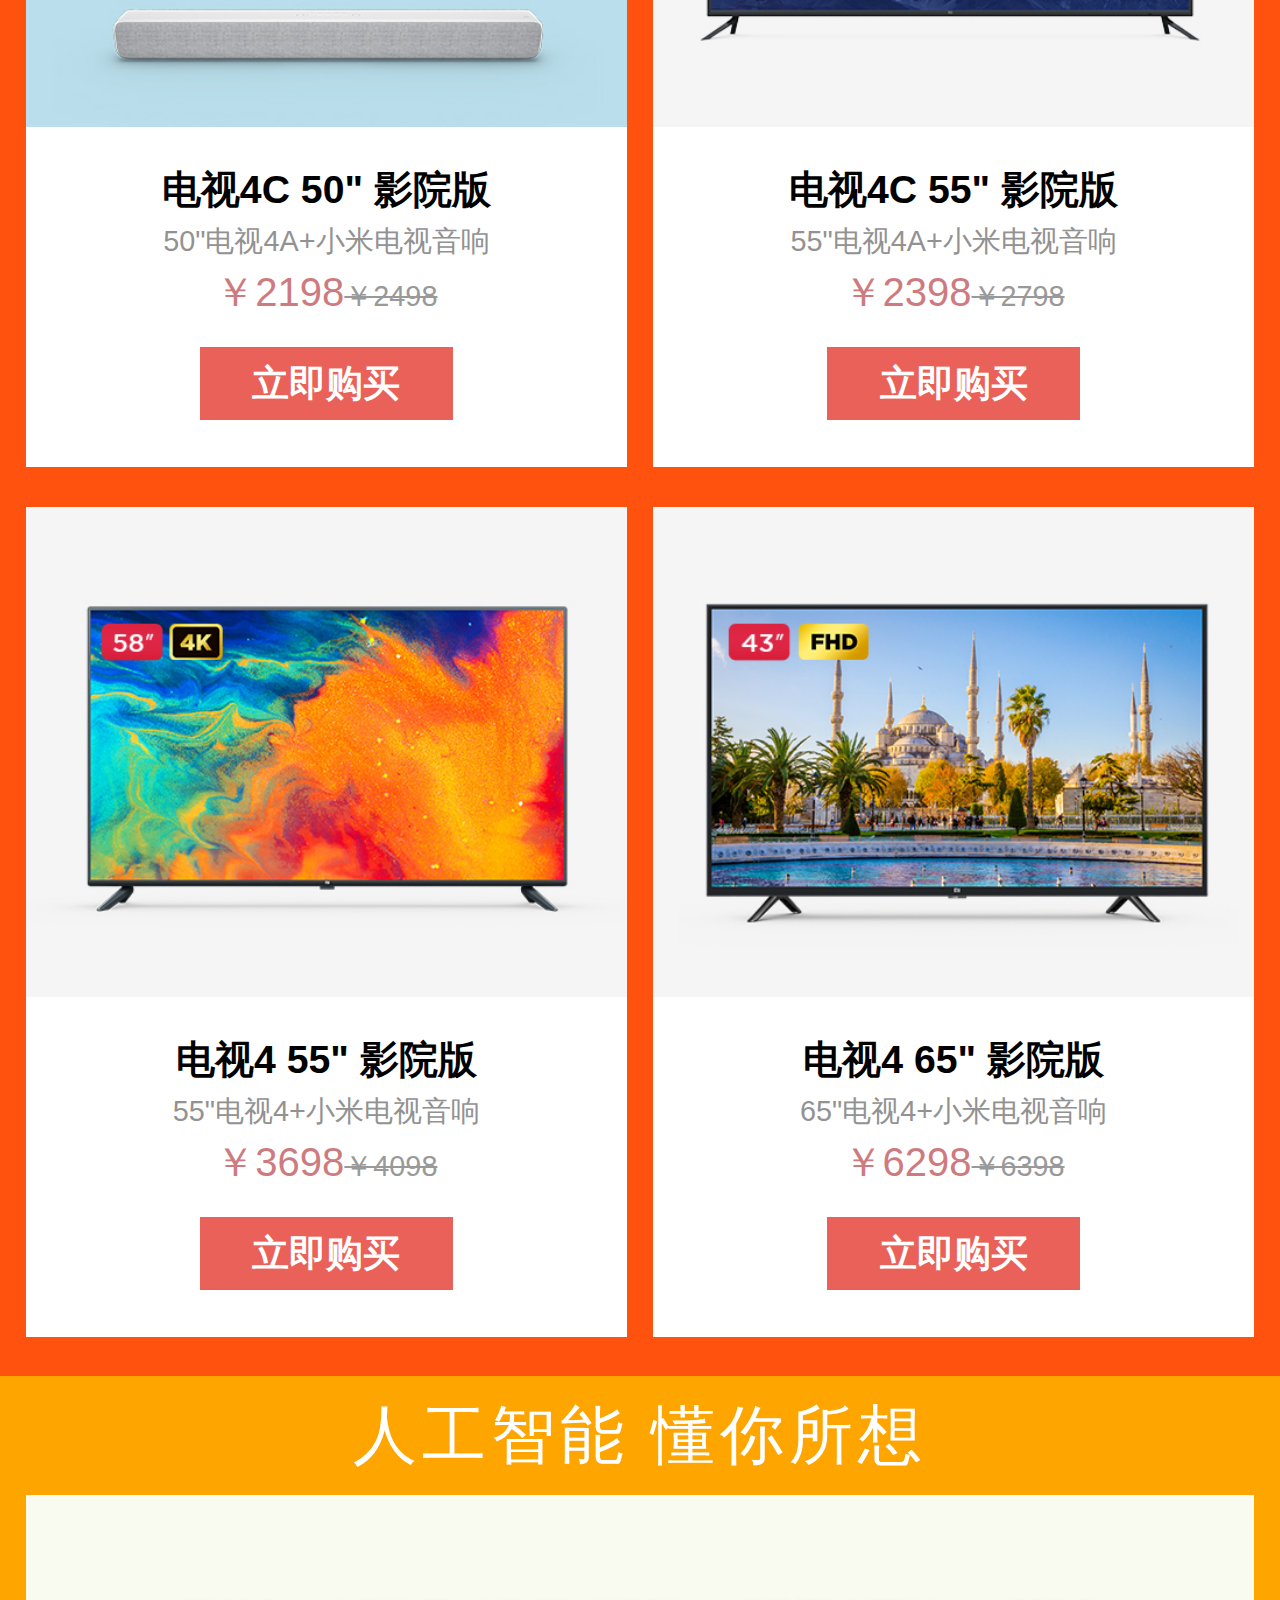
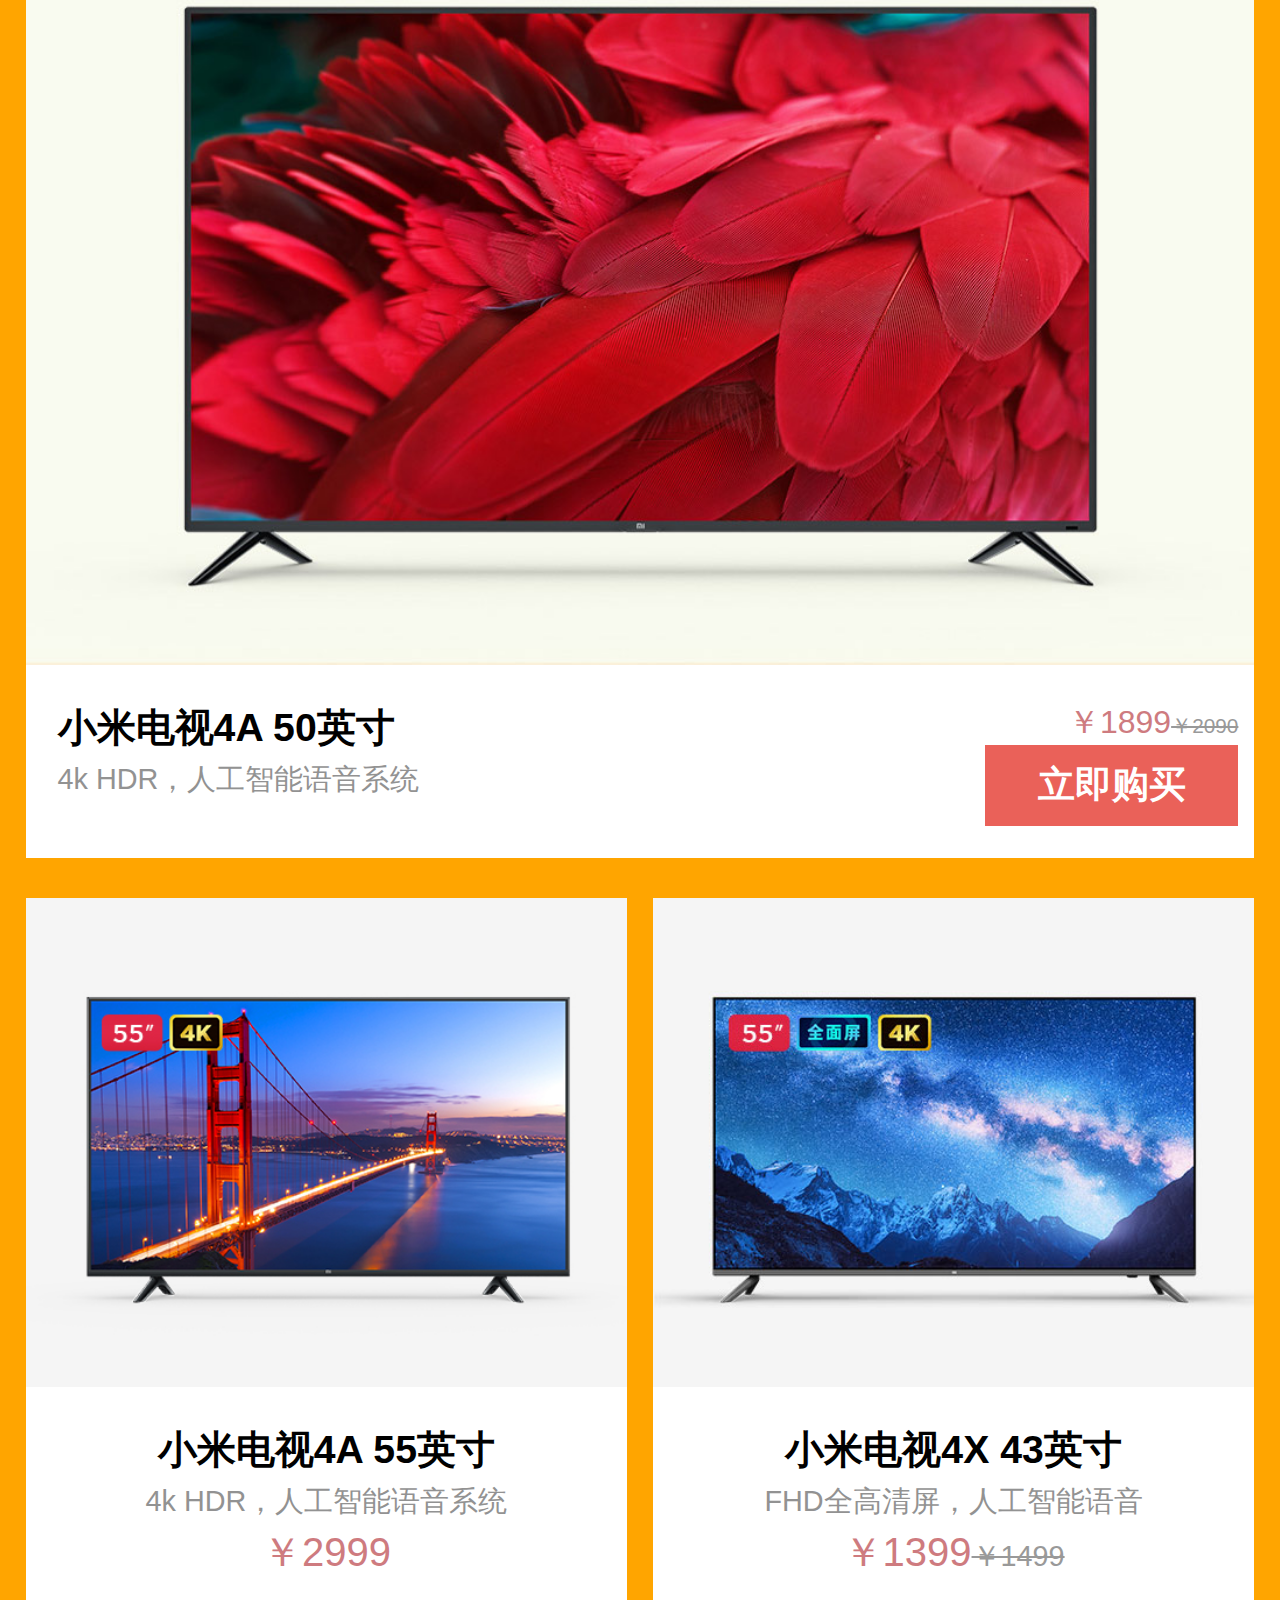
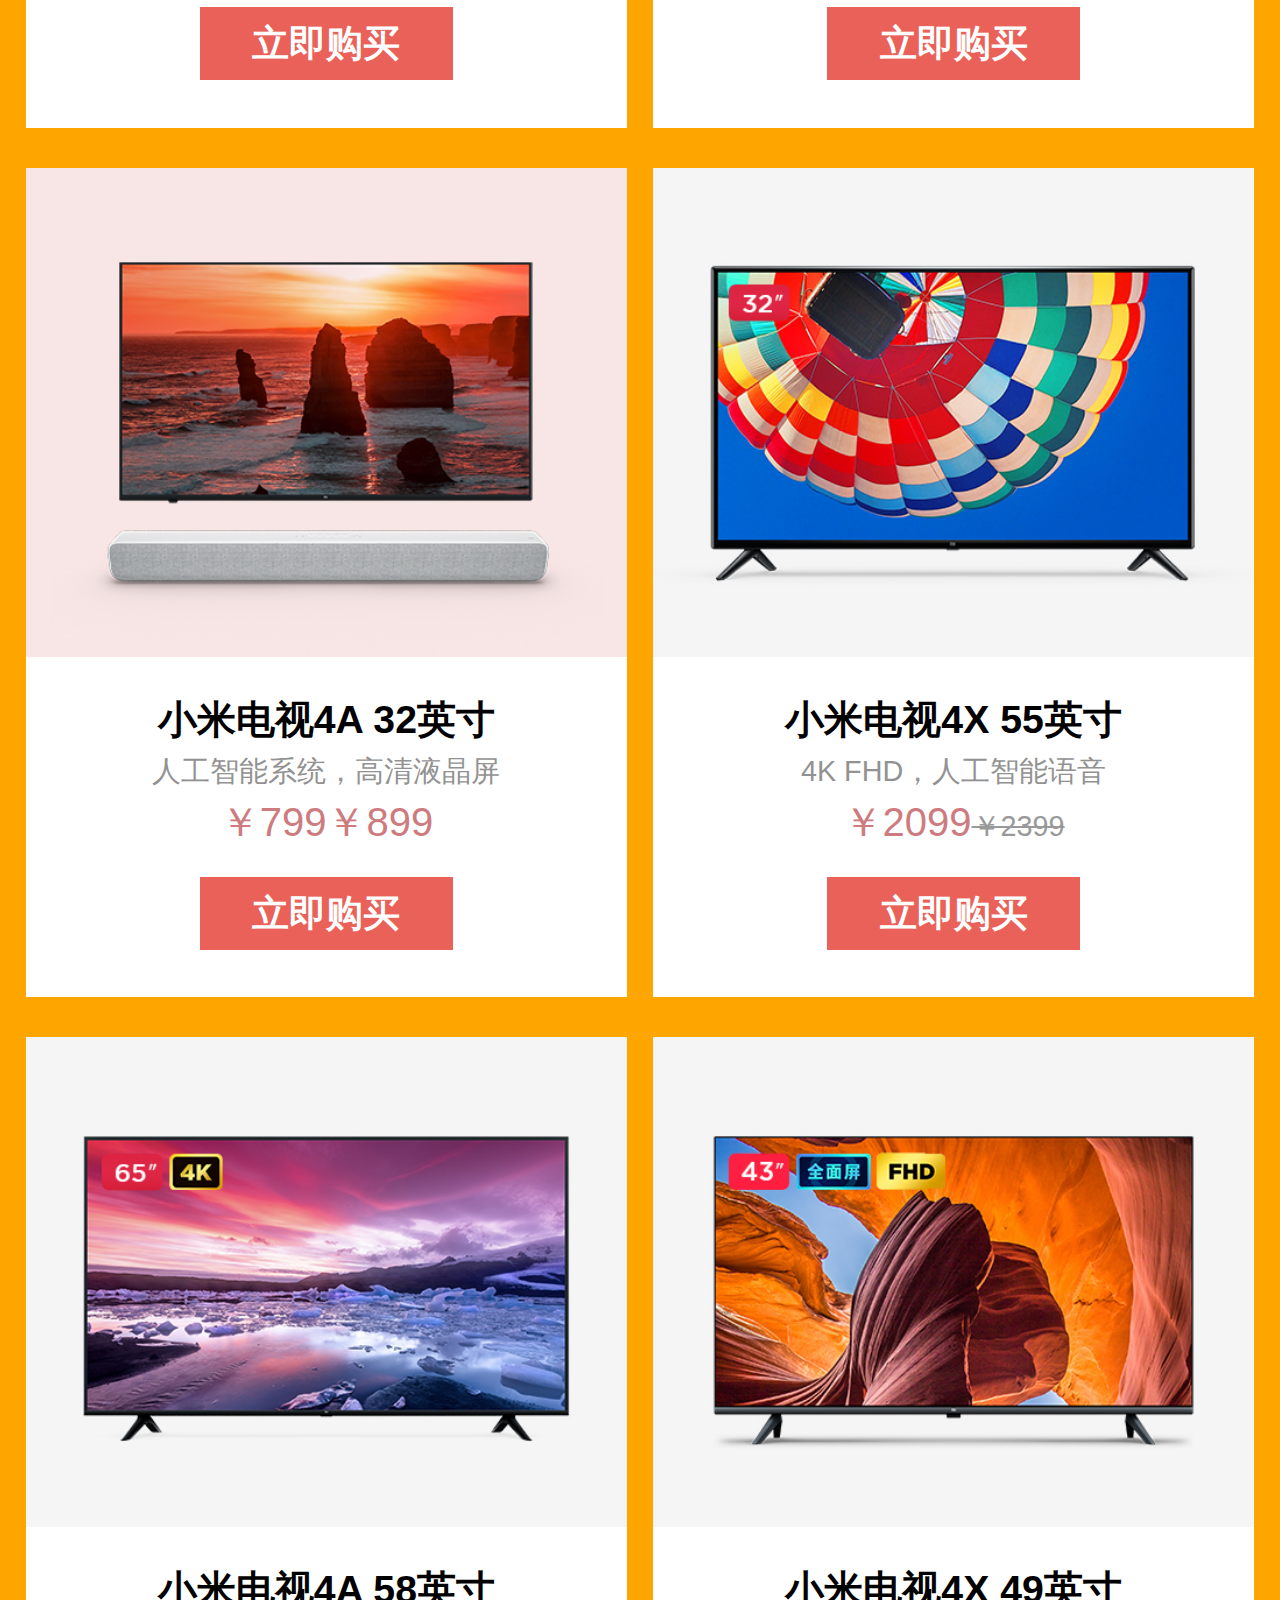
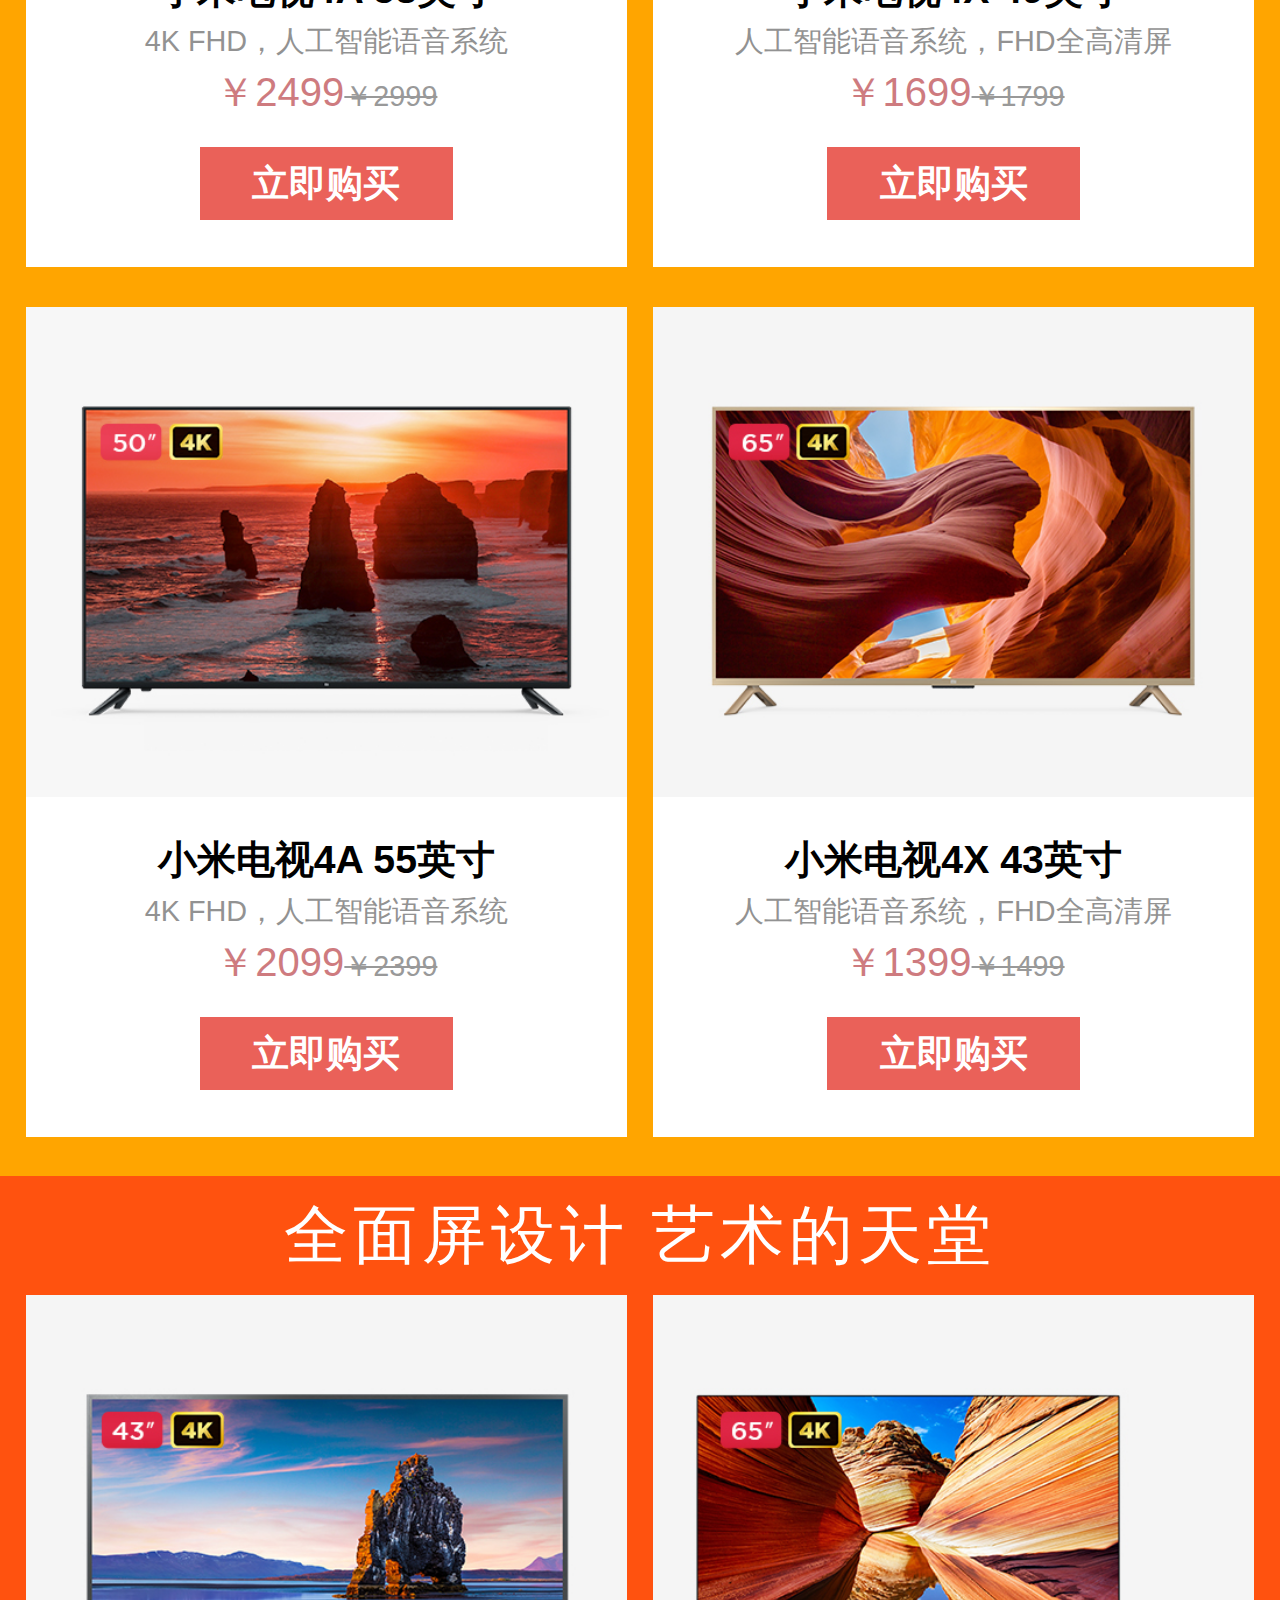
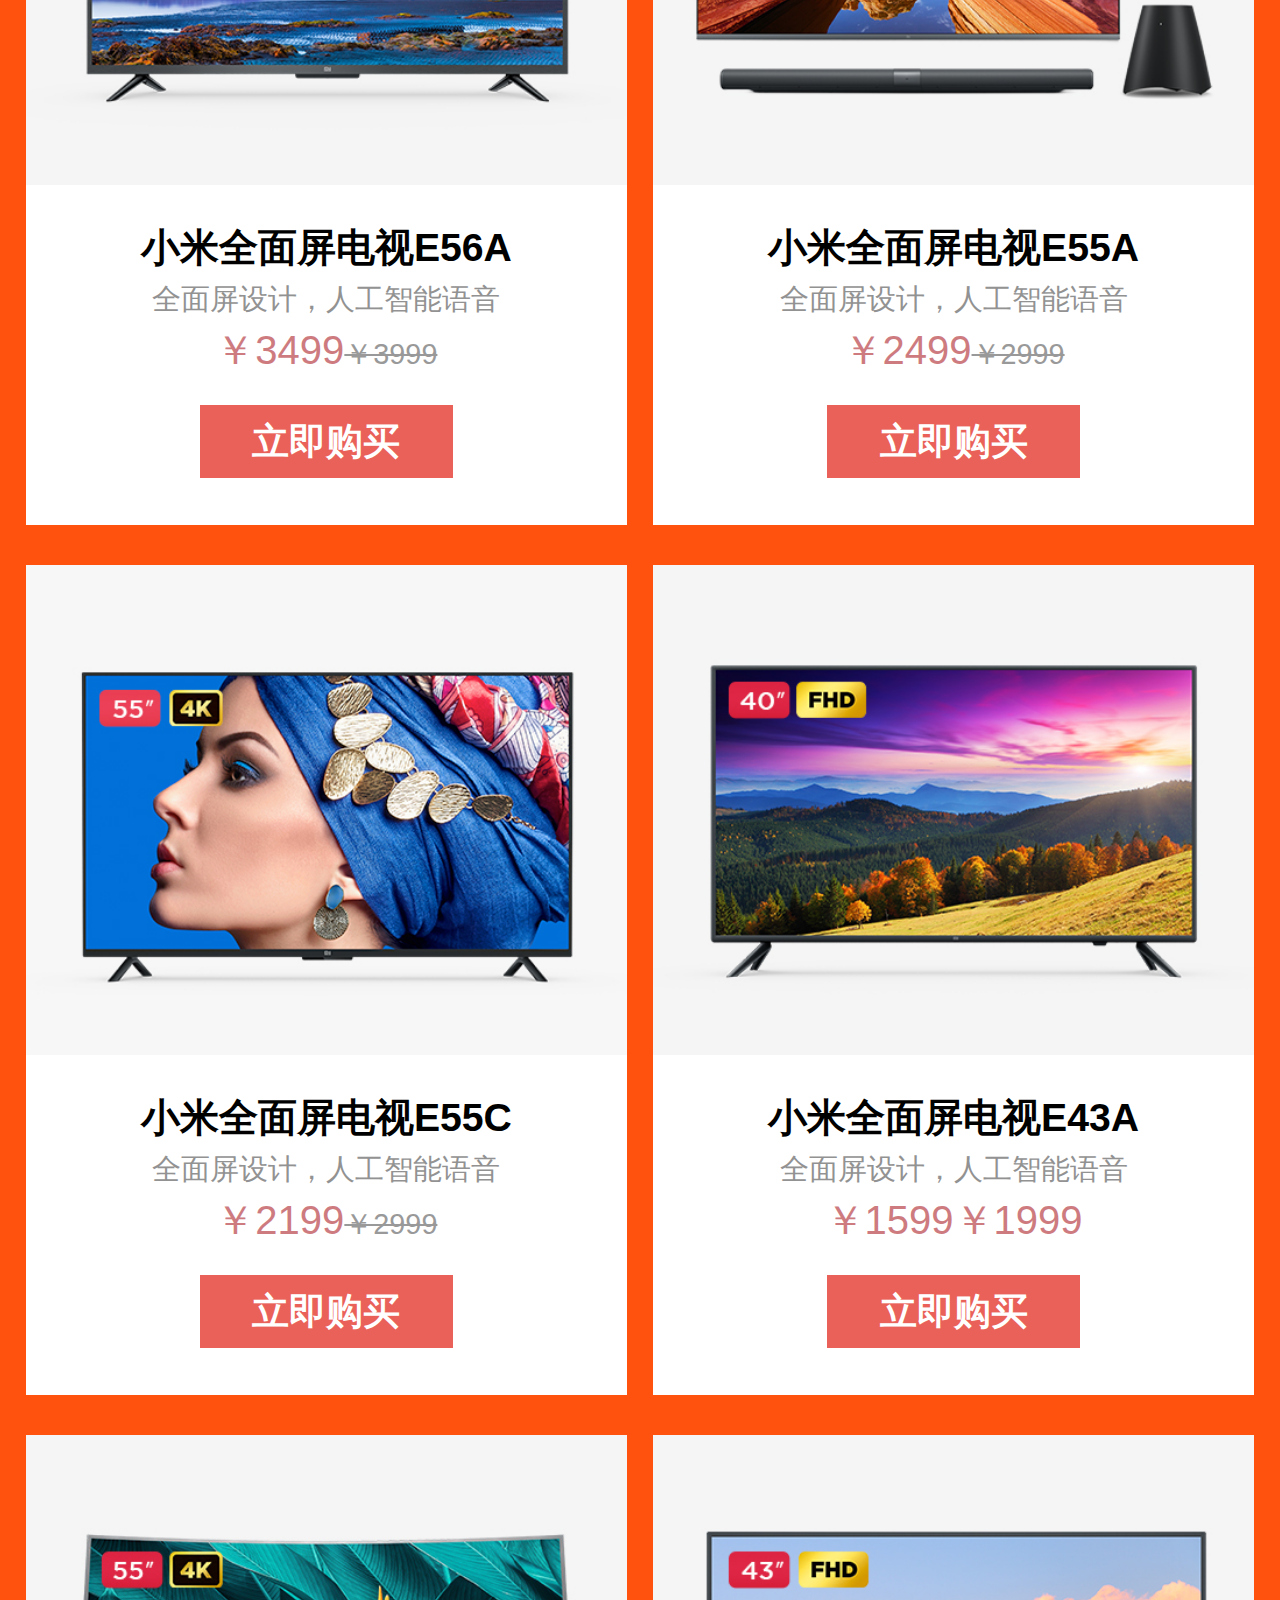
<file: xiaomiTV.html>
<!DOCTYPE html>
<html>
<head>
	<meta content="initial-scale=1.0,user-scalable=no,maxinum-scale=1,width=device-width">
	<meta charset="utf-8">
	<link rel="stylesheet" type="text/css" href="css/xiaomiTV.css">
	<title>电视</title>
</head>
<body>
	<div class="upper">
		<img src="img/d11b2eb2bacef4106d30b1e881370ab5.jpg">
	</div>

	<div class="nav">
		<ul>
			<li><img src="img/176ed2573f10ce38398332a3d548a838.jpg"></li>
			<li><img src="img/4fba996205e2544b576ce0d34fb17af9.jpg"></li>
			<li><img src="img/d67793e38a3bf38bf4bd57ce6457ca61.jpg"></li>
			<li><img src="img/c753bde90ee3ef4c533e42fa446bf40e.jpg"></li>
			<li><img src="img/be6e843fbbb4c91f5c693675a86825b5.jpg"></li>
		</ul>
	</div>

	<div class="goods" style="background-color: rgb(255,165,0);">

		<div class="title">
			<span>618超值特惠专区</span>
		</div>

		<ul>
			<li>
				<img src="img/0bcd2fee3c4cc28b17c97128293db222.jpg">
				<p>小米全面屏电视E55A</p>
				<span class="describe">全面屏设计，人工智能语音</span>
				<span class="price">￥2499<span>￥2999</span></span>
				<a>立即购买</a>
			</li>
			<li>
				<img src="img/0f0b4b4359f60e86de47f3d926822a64.jpg">
				<p>小米全面屏电视E56A</p>
				<span class="describe">全面屏设计，人工智能语音</span>
				<span class="price">￥3499<span>￥3999</span></span>
				<a>立即购买</a>
			</li>
			<li>
				<img src="img/1da09078bbff6a3124214e40947ffbd0.jpg">
				<p>小米电视5A 55英寸</p>
				<span class="describe">4k HDR，人工智能语音系统</span>
				<span class="price">￥2099<span>￥2399</span></span>
				<a>立即购买</a>
			</li>
			<li>
				<img src="img/3c1197e521caaba858f2306d2c523830.jpg">
				<p>小米电视5A 65英寸</p>
				<span class="describe">4k HDR，人工智能语音系统</span>
				<span class="price">￥2999<span>￥3699</span></span>
				<a>立即购买</a>
			</li>
			<li>
				<img src="img/3d20e4c39b6967319e89b1f779332b0e.jpg">
				<p>小米电视4X 43英寸</p>
				<span class="describe">HDR，人工智能语音系统</span>
				<span class="price">￥1399<span>￥1499</span></span>
				<a>立即购买</a>
			</li>
			<li>
				<img src="img/4b624a157d24822509e1f54316c8417a.jpg">
				<p>小米电视4X 50英寸</p>
				<span class="describe">4k HDR，人工智能语音系统</span>
				<span class="price">￥1899<span>￥2299</span></span>
				<a>立即购买</a>
			</li>
			<li>
				<img src="img/4c11d7f954e5584e9155aced0dc1f858.jpg">
				<p>小米电视4C 40英寸</p>
				<span class="describe">HDR全高清屏，钢琴烤漆</span>
				<span class="price">￥1199<span>￥1299</span></span>
				<a>立即购买</a>
			</li>
			<li>
				<img src="img/5c1c3ffbf729baba4925b11aca7e7a71.jpg">
				<p>小米电视4A 32英寸</p>
				<span class="describe">人工智能系统，高清液晶屏</span>
				<span class="price">￥799<span>￥899</span></span>
				<a>立即购买</a>
			</li>
			<li>
				<img src="img/5e7f36faf81397be44e4ba003e0bba45.jpg">
				<p>激光投影电视 4K</p>
				<span class="describe">超短焦，在家看巨幕</span>
				<span class="price">￥12999<span>￥14999</span></span>
				<a>立即购买</a>
			</li>
			<li>
				<img src="img/06bd0cdc9a6d3cc76850633a8ffb9d74.png">
				<p>小米电视4C 65英寸</p>
				<span class="describe">4k HDR，人工智能语音系统</span>
				<span class="price">￥3099<span>￥3699</span></span>
				<a>立即购买</a>
			</li>
		</ul>

	</div>

	<div class="goods" style="background-color: rgb(255,82,15);">

		<div class="title">
			<span>超值套装 值得拥有</span>
		</div>

		<ul>
			<div class="title-ex">
				<img src="img/aaaaa.jpg">
				<div class="title-l">
					<span class="title-ex-t">小米电视4A 55英寸</span>
					<span class="title-ex-d">55"电视4A+小米电视音响</span>
				</div>
				<div class="title-r">
					<span class="title-ex-p">￥2398<span>￥2798</span></span>
					<span class="title-ex-a">立即购买</span>
				</div>
			</div>
			<li>
				<img src="img/7a682c3d50a9ce3697aed3eb23662b59.jpg">
				<p>电视4A 50" 影院版</p>
				<span class="describe">50"电视4A+小米电视音响</span>
				<span class="price">￥2198<span>￥2499</span></span>
				<a>立即购买</a>
			</li>
			<li>
				<img src="img/7cd59729b9a02407979848839c0e5343.jpg">
				<p>电视4A 43" 影院版</p>
				<span class="describe">43"电视4A 青春版+电视音响</span>
				<span class="price">￥1698<span>￥1898</span></span>
				<a>立即购买</a>
			</li>
			<li>
				<img src="img/7df4bc8b317d0e81efcc7e14317e22d5.jpg">
				<p>电视4C 50" 影院版</p>
				<span class="describe">50"电视4A+小米电视音响</span>
				<span class="price">￥2198<span>￥2498</span></span>
				<a>立即购买</a>
			</li>
			<li>
				<img src="img/08ea3b2dde61f43b16a1b03d946480ae.jpg">
				<p>电视4C 55" 影院版</p>
				<span class="describe">55"电视4A+小米电视音响</span>
				<span class="price">￥2398<span>￥2798</span></span>
				<a>立即购买</a>
			</li>
			<li>
				<img src="img/8eb2d364fb02e8bc482d5557680cab98.jpg">
				<p>电视4 55" 影院版</p>
				<span class="describe">55"电视4+小米电视音响</span>
				<span class="price">￥3698<span>￥4098</span></span>
				<a>立即购买</a>
			</li>
			<li>
				<img src="img/19a6248cb5772f98621d900717e78af5.jpg">
				<p>电视4 65" 影院版</p>
				<span class="describe">65"电视4+小米电视音响</span>
				<span class="price">￥6298<span>￥6398</span></span>
				<a>立即购买</a>
			</li>
		</ul>

	</div>

	<div class="goods" style="background-color: rgb(255,165,0);">

		<div class="title">
			<span>人工智能 懂你所想</span>
		</div>

		<ul>
			<div class="title-ex">
				<img src="img/bbbbb.jpg">
				<div class="title-l">
					<span class="title-ex-t">小米电视4A 50英寸</span>
					<span class="title-ex-d">4k HDR，人工智能语音系统</span>
				</div>
				<div class="title-r">
					<span class="title-ex-p">￥1899<span>￥2090</span></span>
					<span class="title-ex-a">立即购买</span>
				</div>
			</div>
			<li>
				<img src="img/29c65495caa05c5f4ec99cf55297c705.jpg">
				<p>小米电视4A 55英寸</p>
				<span class="describe">4k HDR，人工智能语音系统</span>
				<span class="price">￥2999<span></span></span>
				<a>立即购买</a>
			</li>
			<li>
				<img src="img/48d1f673383f504c486c2e87ef8970d1.jpg">
				<p>小米电视4X 43英寸</p>
				<span class="describe">FHD全高清屏，人工智能语音</span>
				<span class="price">￥1399<span>￥1499</span></span>
				<a>立即购买</a>
			</li>
			<li>
				<img src="img/80ea1d4b35fe8b41d7026f86a037fcd1.jpg">
				<p>小米电视4A 32英寸</p>
				<span class="describe">人工智能系统，高清液晶屏</span>
				<span class="price">￥799<span></span>￥899</span>
				<a>立即购买</a>
			</li>
			<li>
				<img src="img/81cb8008acfe51958555465e434ac765.jpg">
				<p>小米电视4X 55英寸</p>
				<span class="describe">4K FHD，人工智能语音</span>
				<span class="price">￥2099<span>￥2399</span></span>
				<a>立即购买</a>
			</li>
			<li>
				<img src="img/95d189c7cb77db2adece0456f6311510.jpg">
				<p>小米电视4A 58英寸</p>
				<span class="describe">4K FHD，人工智能语音系统</span>
				<span class="price">￥2499<span>￥2999</span></span>
				<a>立即购买</a>
			</li>
			<li>
				<img src="img/584a8512b950ced5adc57b7ef1314952.jpg">
				<p>小米电视4X 49英寸</p>
				<span class="describe">人工智能语音系统，FHD全高清屏</span>
				<span class="price">￥1699<span>￥1799</span></span>
				<a>立即购买</a>
			</li>
			<li>
				<img src="img/896d989bcdae584906c36f4a4e5fa89b.jpg">
				<p>小米电视4A 55英寸</p>
				<span class="describe">4K FHD，人工智能语音系统</span>
				<span class="price">￥2099<span>￥2399</span></span>
				<a>立即购买</a>
			</li>
			<li>
				<img src="img/901cb7c183b5a587b81fc8a47eb323d6.jpg">
				<p>小米电视4X 43英寸</p>
				<span class="describe">人工智能语音系统，FHD全高清屏</span>
				<span class="price">￥1399<span>￥1499</span></span>
				<a>立即购买</a>
			</li>
		</ul>

	</div>

	<div class="goods" style="background-color: rgb(255,82,15);">

		<div class="title">
			<span>全面屏设计 艺术的天堂</span>
		</div>

		<ul>
			<li>
				<img src="img/7a682c3d50a9ce3697aed3eb23662b59.jpg">
				<p>小米全面屏电视E56A</p>
				<span class="describe">全面屏设计，人工智能语音</span>
				<span class="price">￥3499<span>￥3999</span></span>
				<a>立即购买</a>
			</li>
			<li>
				<img src="img/86959ccaf4e8aeda4ce4424b3016036f.jpg">
				<p>小米全面屏电视E55A</p>
				<span class="describe">全面屏设计，人工智能语音</span>
				<span class="price">￥2499<span>￥2999</span></span>
				<a>立即购买</a>
			</li>
			<li>
				<img src="img/88861d9a44bc61de386141575163cb5e.jpg">
				<p>小米全面屏电视E55C</p>
				<span class="describe">全面屏设计，人工智能语音</span>
				<span class="price">￥2199<span>￥2999</span></span>
				<a>立即购买</a>
			</li>
			<li>
				<img src="img/89231a26e27564be66fe878708774d3a.jpg">
				<p>小米全面屏电视E43A</p>
				<span class="describe">全面屏设计，人工智能语音</span>
				<span class="price">￥1599<span></span>￥1999</span>
				<a>立即购买</a>
			</li>
			<li>
				<img src="img/631596b3081cffa494bdb9265066952c.jpg">
				<p>小米全面屏电视E32A</p>
				<span class="describe">全面屏设计，人工智能语音</span>
				<span class="price">￥999<span>￥1099</span></span>
				<a>立即购买</a>
			</li>
			<li>
				<img src="img/754415bb1d355803c49f6837e0a98b39.jpg">
				<p>小米全面屏电视 65英寸</p>
				<span class="describe">壁画外观，全面屏，远场语音</span>
				<span class="price">￥6999<span></span></span>
				<a>立即购买</a>
			</li>
			<li>
				<img src="img/2276560e5844886bcae3dc12098edc90.jpg">
				<p>小米电视55" 全面屏设计PRO</p>
				<span class="describe">金属机身全面屏，4k超清</span>
				<span class="price">￥3599<span>￥3899</span></span>
				<a>立即购买</a>
			</li>
			<li>
				<img src="img/22197967069daae2fdeda02eca9cc093.jpg">
				<p>小米电视65"全面屏PRO</p>
				<span class="describe">金属机身全面屏，4k超清</span>
				<span class="price">￥5999<span></span>￥6299</span>
				<a>立即购买</a>
			</li>
		</ul>

	</div>

	<div class="goods" style="background-color: rgb(255,165,0);">

		<div class="title">
			<span>超窄边框 视野更宽广</span>
		</div>

		<ul>
			<li>
				<img src="img/a7b8c2f273920f5d12e846a4c786172b.jpg">
				<p>小米电视4C 40英寸</p>
				<span class="describe">FHD全高清屏，钢琴烤漆</span>
				<span class="price">￥1199<span>￥1299</span></span>
				<a>立即购买</a>
			</li>
			<li>
				<img src="img/ad68b445fd68ee99535d4df321c270fa.jpg">
				<p>小米电视4C 55英寸</p>
				<span class="describe">4k FHD，人工智能系统</span>
				<span class="price">￥2099<span>￥2399</span></span>
				<a>立即购买</a>
			</li>
			<li>
				<img src="img/b51cafb38ddb07b5744d35bbc470dd69.jpg">
				<p>小米电视4C 50英寸</p>
				<span class="describe">4k FHD，钢琴烤漆</span>
				<span class="price">￥1899<span>￥2099</span></span>
				<a>立即购买</a>
			</li>
			<li>
				<img src="img/b798cc0d7e234b42bd1e965df617321e.jpg">
				<p>小米电视4C 43英寸</p>
				<span class="describe">FHD全高清屏，钢琴烤漆</span>
				<span class="price">￥1299<span>￥1499</span></span>
				<a>立即购买</a>
			</li>
			<li>
				<img src="img/d47a300d6a1c01c1a1dc616fe0eeaba7.jpg">
				<p>小米电视4C 32英寸</p>
				<span class="describe">全高清屏，人工智能系统</span>
				<span class="price">￥799<span>￥899</span></span>
				<a>立即购买</a>
			</li>
			<li>
				<img src="img/d98f314d9e32aee0d58296bdb5ca33ae.jpg">
				<p>小米电视4C 65英寸</p>
				<span class="describe">4k FHD超高清画质，人工智能语音</span>
				<span class="price">￥3099<span>￥3699</span></span>
				<a>立即购买</a>
			</li>
		</ul>

	</div>

	<div class="goods" style="background-color: rgb(255,82,15);">

		<div class="title">
			<span>金属机身 精致更美观</span>
		</div>

		<ul>
			<div class="title-ex">
				<img src="img/aaaaa.jpg">
				<div class="title-l">
					<span class="title-ex-t">小米电视4s 75英寸</span>
					<span class="title-ex-d">4k HDR，人工智能语音</span>
				</div>
				<div class="title-r">
					<span class="title-ex-p">￥6399<span>￥7999</span></span>
					<span class="title-ex-a">立即购买</span>
				</div>
			</div>
			<li>
				<img src="img/f0f6262819ec18c9a38adcbd4224c30a.jpg">
				<p>小米电视4s 55英寸</p>
				<span class="describe">4000R 黄金曲率，金属机身</span>
				<span class="price">￥2999<span></span></span>
				<a>立即购买</a>
			</li>
			<li>
				<img src="img/f34a7ac66bdc0dd900b2f15932d818fc.jpg">
				<p>小米电视4s 65英寸</p>
				<span class="describe">4k HDR，人工智能语音</span>
				<span class="price">￥3999<span></span></span>
				<a>立即购买</a>
			</li>
			<li>
				<img src="img/0f0b4b4359f60e86de47f3d926822a64.jpg">
				<p>小米电视4s 65英寸PRO</p>
				<span class="describe">4k HDR，2GB+16GB大存储</span>
				<span class="price">￥4299<span></span></span>
				<a>立即购买</a>
			</li>
			<li>
				<img src="img/7cd59729b9a02407979848839c0e5343.jpg">
				<p>小米电视4s 55英寸</p>
				<span class="describe">4k HDR，人工智能语音</span>
				<span class="price">￥2799<span></span></span>
				<a>立即购买</a>
			</li>
			<li>
				<img src="img/7df4bc8b317d0e81efcc7e14317e22d5.jpg">
				<p>小米电视4S 50英寸</p>
				<span class="describe">金属机身，4k HDR</span>
				<span class="price">￥2399<span></span></span>
				<a>立即购买</a>
			</li>
			<li>
				<img src="img/8eb2d364fb02e8bc482d5557680cab98.jpg">
				<p>小米空气净化器滤芯</p>
				<span class="describe">1.5匹，全直流变频</span>
				<span class="price">￥2169<span>￥2399</span></span>
				<a>立即购买</a>
			</li>
			<li>
				<img src="img/5e7f36faf81397be44e4ba003e0bba45.jpg">
				<p>小米电视4S 32英寸</p>
				<span class="describe">人工智能语音，高清液晶屏</span>
				<span class="price">￥999<span></span></span>
				<a>立即购买</a>
			</li>
			<li>
				<img src="img/48d1f673383f504c486c2e87ef8970d1.jpg">
				<p>小米电视4S 43英寸</p>
				<span class="describe">金属机身，4k HDR</span>
				<span class="price">￥1899<span></span></span>
				<a>立即购买</a>
			</li>
		</ul>

	</div>
</body>
</html>
</file>
<file: css/pagehome.css>
body { 
	margin: 0; 
	color: #333333; 
	background-color: white; 
	height: 100%; 
	overflow-x: hidden;  
	font-family: sans-serif;
}
.top{
	height: 4.0rem;
	width: 100%;
	background-color: #f2f0f0;
	overflow: hidden;
	position: fixed;
    font-size: 13px;
    left: 0;
    top: 0;
}
.top-container{
	width: 100%;
	height: 50%;
	/*border: 1px solid black;*/
	display: flex;
	align-items: center;
	justify-content: space-around;
}
.logo{
	/*margin-left: 1.0rem;*/
	width: 1.8rem;
	height: 1.4rem;
	/*border: 1px solid black;*/
}
.search{
	background: #FFFFFF;
	/*margin-left: 1.8rem;*/
	width: 14.0rem;
	height: 1.8rem;
	line-height: 1.8rem;
	border: 1px solid gray;
}
.search-img{
	width: 1.8rem;
	height: 1.8rem;
	float: left;
}
.search input{
	float: left;
	height: 1.6rem;
	width: 10.0rem;
	border: none;
	font-size: 14px;
	outline: none;
}
.tubiao{
	/*margin-left: 1.8rem;*/
	width: 1.5rem;
	height: 1.5rem;
	/*border: 1px solid black;*/
}
.top-chose{
	width: 100%;
	height: 49%;
	/*border: 1px solid black;*/
	display: flex;
	align-items: center;
	position: absolute;
	text-align: center;
}
.top-chose ul{
	display: flex;
	justify-content: space-around;
	margin-block-start: 0;
    margin-block-end: 0;
    padding-inline-start: 0;
    height: 1.8rem;
    width: 100%;
    position: absolute;
    overflow: scroll;
    top: 50%;
    transform: translateY(-50%); 
}
.top-chose ul li{
	list-style: none;
	height: 1.8rem;
	line-height: 1.8rem;
	display: inline-block;
	font-size: 12px;
}
a{
	text-decoration: none;
	color: gray;
}
.carousel{
	width: 300%;
	height: 10.0rem;
	display: inline-block;
	overflow: hidden;
	margin-top: 4.0rem;
	animation-name: carousel-img;
	animation-duration: 6s;
	animation-iteration-count: infinite;
}
.carousel img{
	width:calc(100% / 3);
	height: 100%;
	float: left;
}
@keyframes carousel-img{
	0%{
		margin-left: 0;
	}
	45%{
		margin-left: -100%;		
	}
	100%{
		margin-left: -200%;
	}
}
.style{
    width: 100%;
    font-size: 13px;
}
.style ul {
    margin: 0; 
	padding: 0;
	width: 100%;
	height: 100%;
    display: inline-flex;
    flex-wrap: wrap;
    justify-content: space-around;
}
.style ul li {
	margin: 0;
	width: 4.3rem;
	height: 4.3rem;
    text-align: center;
    list-style: none;
    display: inline-block;
}
.space{
	background: #f2f0f0;
	width: 100%;
	height: 0.6rem;
}
.div-one{
	width: 100%;
	height: 14.0rem;
	/*border: 1px solid black;*/
	overflow: hidden;
}
.div-one-a{
	width: 49%;
	height: 14.0rem;
	float: left;
}
.div-one-b,.div-one-c{
	width: 50%;
	height: 6.9rem;
	float: left;
	margin-left: 0.2rem;
}
.div-one-c{
	margin-top: 0.2rem;
}
.advertising{
	width: 100%;
	height: 7.5rem;
	/*border: 1px solid black;*/
	overflow: hidden;
}
.div-three{
	width: 100%;
	height: 12.0rem;
	/*border: 1px solid black;*/
	overflow: hidden;
}
.div-four{
	width: 100%;
	height: 32.0rem;
	overflow: hidden;
	position: relative;
	z-index: -1;
}
.div-four-left,.div-four-right,.div-six-left,.div-six-right{
	width: 49.5%;
	height: 16.0rem;
	float: left;
	/*border: 1px solid black;*/
}
.div-four-right,.div-six-right{
	margin-left: 0.2rem;
}
.phone1,.phone2,.phone3,.phone4,
.phone5,.phone6,.phone7,.phone8,
.phone9,.phone10,.phone11,.phone12,
.phone13,.phone14,.phone15,.phone16{
	width: 100%;
	height: 12.0rem;
	background-size: cover;
	background-repeat: no-repeat;
	/*border: 1px solid black;*/
	position: relative;
	
}
.phone1{
	background-image: url(../img/photo-6.jpg);
}
.phone2{
	background-image: url(../img/photo-7.jpg);
}
.phone3{
	background-image: url(../img/photo-8.jpg);
}
.phone4{
	background-image: url(../img/photo-9.jpg);
}
.phone5{
	background-image: url(../img/photo-12.jpg);
}
.phone6{
	background-image: url(../img/photo-13.jpg);
}
.phone7{
	background-image: url(../img/photo-14.jpg);
}
.phone8{
	background-image: url(../img/photo-15.jpg);
}
.phone9{
	background-image: url(../img/photo-18.jpg);
}
.phone10{
	background-image: url(../img/photo-19.jpg);
}
.phone11{
	background-image: url(../img/photo-20.jpg);
}
.phone12{
	background-image: url(../img/photo-21.jpg);
}
.phone13{
	background-image: url(../img/photo-24.jpg);
}
.phone14{
	background-image: url(../img/photo-25.jpg);
}
.phone15{
	background-image: url(../img/photo-26.jpg);
}
.phone16{
	background-image: url(../img/photo-27.jpg);
}
.phone17{
	background-image: url(../img/photo-30.jpg);
}
.phone18{
	background-image: url(../img/photo-31.jpg);
}
.phone19{
	background-image: url(../img/photo-32.jpg);
}
.div-four img,.div-six-left img,.div-six-right img{
	width: 3.5rem;
	height: 3.5rem;
	position: absolute;
	right: 0;
	top: 8.5rem;
	/*opacity: 0.9;*/
}
.div-four p,.div-six p{
	margin: 0;
	margin-top: 0.2rem;
	margin-left: 1.0rem;
}
.div-four-p1,.div-six-p1{
	font-size: 13px;
	color: #333333;
}
.div-four-p2,.div-six-p2{
	font-size: 11px;
	color: gray;
}
.div-four-span1,.div-six-span1{
	color: red;
	font-size: 13px;
	margin-left: 1.0rem;
}
.div-four-span2,.div-six-span2{
	color: gray;
	margin-left: 0.2rem;
	text-decoration: line-through;
	font-size: 12px;
}
.div-five{
	width: 100%;
	height: 2.8rem;
	text-align: center;
	border-top: 1px solid #808080;
}
.div-five a{
	line-height: 2.8rem;
	font-size: 13px;
	color: #333333;
}
.div-six{
	width: 100%;
	height: 44.0rem;
	position: relative;
	z-index: -1;
}
.div-six-top{
	height: 12.0rem;
}
.div-seven{
	width: 100%;
	height: 48.2rem;
	position: relative;
	z-index: -1;
}
.div-seven-top{
	height: 12.0rem;
	margin-bottom: 0.2rem;
}
.div-seven-img,.div-seven-font{
	height: 12.0rem;
	width: 50%;
	float: left;
}
.phone17,.phone18,.phone19{
	width: 100%;
	height: 100%;
	background-size: cover;
	background-repeat: no-repeat;
	position: relative;
	
}
.div-seven .div-six-p1{
	margin-top: 1.5rem;
	margin-left: 1.0rem;
	margin-bottom: 0;
}
.div-seven .div-six-p2{
	margin-top: 0.2rem;
	margin-left: 1.0rem;
}
.div-eight{
	width: 100%;
	height: 45.2rem;
}
.div-eight-1,.div-eight-2,.div-eight-3{
	width: 100%;
	height: 15.0rem;
}
.div-eight-2{
	margin-bottom: 0.2rem;
	margin-top: 0.2rem;
}
.div-eight-left{
	height: 15.0rem;
	width: 49.5%;
	float: left;
}
.div-eight-right{
	height: 15.0rem;
	width: 49.5%;
	float: left;
	margin-left: 1%;
}
.div-bottom{
	height: 2.5rem;
	text-align: center;
	margin-bottom: 4.5rem;
}
.div-bottom a{
	line-height: 2.5rem;
	font-size: 15px;
	font-weight: bold;
}
.download-top{
	width: 2.5rem;
	height: 5.5rem;
	position: fixed;
	top: 75%;
	right: 1.0rem;
	/*border: 1px solid black;*/
}
.download,.return-top{
	width: 2.5rem;
	height: 2.5rem;
}
.return-top{
	margin-top: 0.45rem;
}
.download img,.return-top img{
	width: 100%;
	height: 100%;
}
.foot{
	height: 3.5rem;
	width: 100%;
	background-color: #FFFFFF;
	overflow: hidden;
	display: inline-flex;
	align-items: center;
	justify-content: space-around;
    font-size: 13px;
    position: fixed;
    left: 0;
    bottom: 0;
}
.foot-chose{
	width: 2.4rem;
	height: 2.7rem;
	margin-top: 0.4rem;
	text-align: center;
	/*border: 1px solid black;*/
}
.chose-tubiao{
	width: 1.4rem;
	height: 1.4rem;
	margin-left: 0.5rem;
	/*border: 1px solid black;*/
}
.foot-chose span{
	font-size: 12px;
	color: gray;
}
</file>
<file: css/homeappliances.css>
*{
	padding: 0;
	margin: 0;
	font-family: sans-serif;
	font-size: 16px;
}

.upper img{
	width: 100%;
	display: block;
}

.nav ul{
	width: 100%;
	background-color: rgb(216,94,139);
	overflow: hidden;
	margin-top: -1px;
}

.nav ul li{
	width: 20%;
	float: left;
	list-style-type: none;
}

.nav ul img{
	width: 100%;
	display: block;
}

.goods{
	width: 100%;
	overflow: hidden;
	margin-top: -1px;
}

.title{
	width: 100%;
	padding: 1rem 0;
	text-align: center;
}

.title span{
	font-size: 4rem;
	color: #fff;
	letter-spacing: 5px;
}

.goods ul{
	width: 100%;
}

.goods li{
	width: 47%;
	list-style-type: none;
	float: left;
	margin-left: 2%;
	text-align: center;
	background-color: #fff;
	padding: 0 0 1.2rem 0;
	margin-bottom: 2.5rem;
}

.title-ex{
	width: 96%;
	margin-left: 2%;
	float: left;
	background-color: #fff;
	margin-bottom: 2.5rem;
}

.title-l{
	width: 50%;
	padding: 2rem 2rem;
	float: left;
	box-sizing: border-box;
}

.title-r{
	width: 50%;
	padding: 2rem 1rem;
	float: right;
	box-sizing: border-box;
}

.title-ex-a{
	float: right;
	background-color: rgb(234,97,89);
	font-size: 2.3rem;
	font-weight: bolder;
	color: #fff;
	padding: 1rem 3.3rem;
}

.title-ex-t{
	display: block;
	font-size: 2.45rem;
    font-weight: bolder;
    float: left;
}

.title-ex-d{
	display: block;
	float: left;
	font-size: 1.8rem;
	color: rgb(146,146,146);
	line-height: 3rem;
}

.title-ex-p
{
	width: 100%;
	float: right;
	color: rgb(206,123,127);
	font-size: 2rem;
	text-align: right;
}

.title-ex-p span{
	font-size: 1.3rem;
	color: #999;
	text-decoration: line-through;
}

.goods img{
	width: 100%;
}

.goods p{
	font-size: 2.45rem;
    font-weight: bolder;
    margin-top: 2rem;
    overflow: hidden;
    text-overflow: ellipsis;
    white-space: nowrap;
}

.describe{
	font-size: 1.8rem;
	color: rgb(146,146,146);
	line-height: 3rem;
}

.price{
	display: block;
	color: rgb(206,123,127);
	font-size: 2.5rem;
}

.price span{
	font-size: 1.8rem;
	color: #999;
	text-decoration: line-through;
}

.goods a{
	background-color: rgb(234,97,89);
	font-size: 2.3rem;
	font-weight: bolder;
	color: #fff;
	padding: 1rem 3.3rem;
	line-height: 8rem;
}
</file>
<file: css/laptop.css>
*{
    padding: 0;
    margin: 0;
}
.bjb-all{
    display: flex;
    flex-direction: column;
    font-size: 0;
}
/*第一部分*/
.bjb-content1 img{
    width:100%;

}
/*第二部分*/
.bjb-content2 li{
    display: inline-flex;
    list-style-type: none;
    align-items: center;
    text-align: center;
}
.bjb-content1{
    font-size: 0;
}

.bjb-content2{
    width: 100%;
    /*display: flex;*/
    align-items: center;
    background-color: rgb(17,135,214);
    text-align: center;
    /*font-size: 0;*/


}
.bjb-content2 img{
    /*width:2.6rem;*/
    height: 3rem;
}

/*人气甄选*/
.bjb-content3{
    background-color: blue;
    /*display: flex;*/
    height: 257rem;

}
.bjb-content3 p{
    line-height:2rem;
    display: inline-block;
    height:0.7rem;

}
.bjb-content3-1 button{
    width:5rem;
    height:1.7rem;
    color:white;
    background-color: red;
    border:none;
    border-radius: 0.3rem;
    float: right;
    margin-right: 0.5rem;
    /*display: inline-flex;*/
    /*flex-direction: row-reverse;*/

}
.price{
    color: red;
   float: right;
    margin-right: 0.5rem;
    font-size: 0.8rem;


}
.jieshao{
    font-size: 0.6rem;
    color: gray;
}
.bjb-content3 h3{
    width: auto;
    height: 3rem;
    font-size: 1rem;
    text-align: center;
    line-height:3rem;
   color: white;
}
.bjb-content3-1{
    width: auto;
    height: 15rem;
    margin: 0.3rem;
    background-color: white;
    /*display: flex;*/
}
.bjb-content3-1 img{
    width:100%;
    height:74%;
}
/*列表电脑一*/
.bjb-content3-list-1{
    background-color: blue;
    height: 24.5rem;
    font-size: 0;
}
.bjb-content3-list-1 li{
   margin-left:1.8%;
    margin-bottom: 0.3rem;
    width:47.1%;
    height:12rem;
    background-color: white;
    /*display:flex;*/
   float:left;
    list-style-type: none;
    margin-right: 0;
    /*flex-direction: row;*/
    /*flex-wrap: wrap;*/
}
.bjb-content3-list-1 img{
    width: 100%;
    height: 60%;
}

.bjb-content3-list-1 p{
    height:1rem;
    line-height:1rem;
    width:100%;
    text-align: center;

}
.bjb-content3-list-1 button{
    width: 7rem;
    height:1.5rem;
    color: white;
    background-color: red;
    border: none;
    border-radius:0.2rem;
    font-size:0.7rem;

}
.bjb-content3-list-1 del{
    color: gray;
}
.bjb-content3-list-1 a{
    color: grey;
    font-size:0.5rem ;
    width: 100%;
    text-align: center;
 }
 .xhao{
     font-size: 0.7rem;
 }
 .price1{
     color: red;
     /*font-size: 0.7rem;*/
 }
.jieshao-1{
    color: gray;
    font-size: 0.4rem;
}
/*第二个列表*/
.bjb-content3-2{
    width:auto;
    height: 10rem;
    margin: 0.3rem;
    background-color: white;
}

.bjb-content3-list-2{
    background-color: blue;
    height: 11.5rem;
    font-size: 0;
}
.bjb-content3-list-2 li{
    margin-left:1.8%;
    margin-bottom: 0.3rem;
    width:47.1%;
    height:12rem;
    background-color: white;
    /*display:flex;*/
    float:left;
    list-style-type: none;
    margin-right: 0;
    /*flex-direction: row;*/
    /*flex-wrap: wrap;*/
}
.bjb-content3-list-2 img{
    width: 100%;
    height: 60%;
}

.bjb-content3-list-2 p{
    height:1rem;
    line-height:1rem;
    width:100%;
    text-align: center;

}
.bjb-content3-list-2 button{
    width: 7rem;
    height:1.5rem;
    color: white;
    background-color: red;
    border: none;
    border-radius:0.2rem;
    font-size:0.7rem;

}
.bjb-content3-list-2 del{
    color: gray;
}
.bjb-content3-list-2 a{
    color: grey;
    font-size:0.5rem ;
    width: 100%;
    text-align: center;
}
.xhao{
    font-size: 0.7rem;
}
.price1{
    color: red;
    font-size: 0.7rem;
}
.jieshao-1{
    color: gray;
    font-size: 0.4rem;
}
.price del{
    color: gray;
}
/*高价回收*/
.gjhs img{
    width: 100%;
    height: 8rem;
}
#yxb{
    margin-top: 1rem;
}

.top_button button {
    width: 2.0rem;
    height: 2.0rem;
    position: fixed;
    top:83.8%;
    left:87%;
    background-color:white;
    border:0.1px solid rgb(241,241,241);
    border-radius: 2.0rem;
    cursor: pointer;
}
.top_button img{
    width: 1.6rem;
    height: 1.6rem;
}
.download_button button{
    width: 2.0rem;
    height: 2.0rem;
    position: fixed;
    top:77.8%;
    left:87%;
    color: white;
    background-color:rgb(243,103,5);
    border: 0.1rem solid rgb(243,103,5);
    border-radius: 2.0rem;
    font-size: 10px;
}
.download_button img{
    width: 1rem;
    height: 1rem;
}
</file>
<file: css/mine.css>
body{
	margin: 0;
	padding: 0;
}
.head{
	width: 100%;
	height: 4.5rem;
	background-image: url(../img/bg.63c8e19851.png);
	background-repeat: no-repeat;
	background-size: cover;
}
.head-container{
	width: 100%;
	height: 4.5rem;
	background-color: #ff8c00;
	opacity: 0.9;
}
a{
	text-decoration: none;
}
.logo{
	width: 2.7rem;
	height: 2.7rem;
	float: left;
	margin-left: 1.5rem;
	margin-top: 0.9rem;
	border-radius: 2.7rem;
	background-color: #ffe4c4;
}
.logo img{
	width: 2.5rem;
	height: 2.5rem;
	margin-left: 0.1rem;
	margin-top: 0.1rem;
	border-radius: 2.5rem;
}
.head-span{
	display: inline-block;
	color: white;
	font-size: 12px;
	margin-left: 0.6rem;
	margin-top: 1.95rem;
	height: 0.6rem;
	line-height: 0.6rem;
}
.Orderform{
	width: 100%;
	height: 2.0rem;
	border-bottom: 1px solid darkgray;
}
.Orderform-span1,.Orderform-span2{
	display: inline-block;
	color: black;
	font-size: 13px;
	margin-left: 1.5rem;
	margin-top: 0.7rem;
	height: 0.6rem;
	line-height: 0.6rem;
}
.Orderform-span2{
	float: right;
	font-size: 12px;
	margin-right: 1.5rem;
}
.arrows{
	height: 0.5rem;
	width: 0.5rem;
	border-top: 1px solid black;
	border-right: 1px solid black;
	float: right;
	transform: rotate(45deg);
}
.pay-take-exchange{
	width: 100%;
	height: 5.0rem;
	display: flex;
	align-items: center;
	justify-content: space-around;
}
.pay{
	width: 3.0rem;
	height: 3.0rem;
	font-size: 12px;
	text-align: center;
}
.pay-img{
	width: 1.5rem;
	height: 1.5rem;
	margin-left: 0.75rem;
	margin-top: 0.15rem;
}
.pay span{
	display: inline-block;
	margin-top: 0.2rem;
	color: black;
}
.space,.big-space{
	background: #f2f0f0;
	width: 100%;
	height: 0.6rem;
}
.big-space{
	height: 3.0rem;
}
.two-chose{
	width: 100%;
	height: 6.0rem;
}
.one-chose{
	width: 100%;
	height: 3.0rem;
}
.chose-top{
	width: 100%;
	height: 3.0rem;
}
.tubiao{
	height: 3.0rem;
	width: 14%;
	float: left;
}
.tubiao img{
	width: 1.5rem;
	height: 1.5rem;
	margin-left: 0.75rem;
	margin-top: 0.75rem;
}
.top-font,.bottom-font{
	width: 86%;
	height: 3.0rem;
	float: left;
}
.top-font{
	border-bottom: 1px solid grey;
}
.top-font span,.bottom-font span{
	display: inline-block;
	width: 100%;
	line-height: 3.0rem;
	font-size: 14px;
	color: black;
}
.chose-arrows{
	height: 0.5rem;
	width: 0.5rem;
	border-top: 1px solid black;
	border-right: 1px solid black;
	float: right;
	margin-right: 1.0rem;
	margin-top: 1.2rem;
	transform: rotate(45deg);
}
.foot{
	height: 3.5rem;
	width: 100%;
	background-color: #FFFFFF;
	overflow: hidden;
	display: inline-flex;
	align-items: center;
	justify-content: space-around;
    font-size: 13px;
    position: fixed;
    left: 0;
    bottom: 0;
    box-shadow: 0 -0.1rem 0.1rem gainsboro;
}
.foot-chose{
	width: 2.4rem;
	height: 2.7rem;
	margin-top: 0.4rem;
	text-align: center;
}
.chose-tubiao{
	width: 1.4rem;
	height: 1.4rem;
	margin-left: 0.5rem;
}
.foot-chose span{
	font-size: 12px;
	color: gray;
}
</file>
<file: css/seckill.css>
*{
  margin: 0;
  padding: 0;
}
body{
  display: flex;
  flex-direction: column;
}

/* 头部区域 */
header{
  width: 100%;
  height: 1.8rem;
  background: #f2f2f2;
  display: flex;
  align-items: center;
  justify-content: space-between;
}

header>img:nth-of-type(1){
  width: 1.04rem;
  height: 1.04rem;
}

header>span{
  color: #3c3c3c;
  font-size: 0.625rem;
  display: inline-block;
  white-space: nowrap;
  margin: 0 auto;
}

header>img:nth-of-type(2){
  width: 0.83rem;
  height: 0.9rem;
  margin-right: 0.2rem;
}

header>img:nth-of-type(3){
  width: 1.25em;
  height: 1.25em;
  margin-right: 0.2rem;
}
/* 导航 时间分区 */
nav{
  display: flex;
  width: 100%;
  height: 1.3rem;
  padding: 0.31rem 0 0.42rem;
}
nav>div{
  flex: 1;
  height: 1.3rem;
  color: rgba(0,0,0,0.72);
  display: flex;
  flex-direction:column;
  align-items: center;
}

nav>div>span{
  font-size: 0.42rem;
  flex: 1;
}
.seckill_time{
  font-size: 0.75rem;
  height: auto;
  flex: 2;
}
.white_box{
  width: 100%;
  height: 0.31rem;
  background: #f2f2f2;
}

/* 被切换的模块 */
section>div{
  width: 100%;
  display: none;
  font-size: 0.58rem;
}
/* 倒计时 */
.seckill_box_time{
  width: 100%;
  height: 1.7rem;
  background-color: #fff;
  display: flex;
  justify-content: space-between;
  align-items: center;
}
.seckill_box_title{
  margin-left: 0.5rem;
}
.time-item { 
  margin-right: 0.4rem;
}
.time-item strong {
  width: 0.75rem;
  height: 0.75rem;
  background: rgba(0, 0, 0, 0.6);
  color: #fff;
  padding: 0rem;
  box-shadow: 1px 1px 3px rgba(0, 0, 0, 0.2);
  font-weight: 100;
}

.time-item>span {
  float: left;
  color: orange;
  margin: 0 0.2rem;
}
.seckill_box{
  color: rgba(0,0,0,0.87);
  font-size: 0.58rem;
}

.current{
  color: #f56600;
}

.selected{
  display: block;
}
/* 倒计时下面的图片 */
.banner{
  width: 100%;
}
/* 手机列表 */
.seckill_box ul{
  display: flex;
  flex-direction: column;
}
.seckill_box_lis{
  padding: 0.375rem;
  border-bottom: 1px solid  #f2f2f2;
  display: flex;
}
.seckill_box_lis>img{
  width: 3.8rem;
  height: 3.8rem;
}
.seckill_box_lis_r{
  flex: 1;
  display: flex;
  flex-direction: column;
  justify-content: space-between;
  padding: 0.3rem 0 0.3rem 0.5rem ;
}

.seckill_box_lis_r>.des{

}

.seckill_box_lis_r>.des>p{
  color: rgba(0,0,0,0.87);
  font-size: 0.5rem;
}
.seckill_box_lis_r>.des>span{
  color: #9A9A9A;
  font-size: 0.42rem;
}
.seckill_box_lis_r>.price{
  display: flex;
  justify-content: space-between;
}
.seckill_box_lis_r>.price span{
  color: #F56600;
  font-size: 0.58rem;
}
.seckill_box_lis_r>.price del{
  color: #d1d1d1;
  font-size: 0.5rem;
}
.seckill_box_lis_r>.price .progress{
  clear: both;
  color: #fff;
  width: 5.4rem;
  height: 0.4rem;
  background-color: rgba(245,102,0,0.3);
  border-radius: 0.2rem;
  border: 1px solid #F56600;
  text-align: center;
  font-size: 0.3rem;
}
.seckill_box_lis_r>.price .progress>div{
  float: left;
  height: 0.4rem;
  border-radius: 0.2rem;
  background-color:#F56600;
}
.seckill_box_lis_r>.price p{
  color: #9A9A9A;
  font-size: 0.42rem;
}

.seckill_box_lis_r>.price .login{
  width: 3.71rem;
  height: 1.25rem;
  font-size: 0.5rem;
  line-height: 1.25rem;
  text-align: center;
  border-radius: 0.1rem;
  color: #fff;
}
.orange{
  background-color: #ff6800;  
}

.green{
  background-color: #8AC349;
}
</file>
<file: css/xiaomiTV.css>
*{
	padding: 0;
	margin: 0;
	font-family: sans-serif;
	font-size: 16px;
}
.upper img{
	width: 100%;
	display: block;
}

.nav ul{
	width: 100%;
	background-color: rgb(216,94,139);
	overflow: hidden;
	margin-top: -1px;
}

.nav ul li{
	width: 20%;
	float: left;
	list-style-type: none;
}

.nav ul img{
	width: 100%;
	display: block;
}

.goods{
	width: 100%;
	overflow: hidden;
	margin-top: -1px;
}

.title{
	width: 100%;
	padding: 1rem 0;
	text-align: center;
}

.title span{
	font-size: 4rem;
	color: #fff;
	letter-spacing: 5px;
}

.goods ul{
	width: 100%;
}

.goods li{
	width: 47%;
	list-style-type: none;
	float: left;
	margin-left: 2%;
	text-align: center;
	background-color: #fff;
	padding: 0 0 1.2rem 0;
	margin-bottom: 2.5rem;
}

.title-ex{
	width: 96%;
	margin-left: 2%;
	float: left;
	background-color: #fff;
	margin-bottom: 2.5rem;
}

.title-l{
	width: 50%;
	padding: 2rem 2rem;
	float: left;
	box-sizing: border-box;
}

.title-r{
	width: 50%;
	padding: 2rem 1rem;
	float: right;
	box-sizing: border-box;
}

.title-ex-a{
	float: right;
	background-color: rgb(234,97,89);
	font-size: 2.3rem;
	font-weight: bolder;
	color: #fff;
	padding: 1rem 3.3rem;
}

.title-ex-t{
	display: block;
	font-size: 2.45rem;
    font-weight: bolder;
    float: left;
}

.title-ex-d{
	display: block;
	float: left;
	font-size: 1.8rem;
	color: rgb(146,146,146);
	line-height: 3rem;
}

.title-ex-p
{
	width: 100%;
	float: right;
	color: rgb(206,123,127);
	font-size: 2rem;
	text-align: right;
}

.title-ex-p span{
	font-size: 1.3rem;
	color: #999;
	text-decoration: line-through;
}

.goods img{
	width: 100%;
}

.goods p{
	font-size: 2.45rem;
    font-weight: bolder;
    margin-top: 2rem;
    overflow: hidden;
    text-overflow: ellipsis;
    white-space: nowrap;
}

.describe{
	font-size: 1.8rem;
	color: rgb(146,146,146);
	line-height: 3rem;
}

.price{
	display: block;
	color: rgb(206,123,127);
	font-size: 2.5rem;
}

.price span{
	font-size: 1.8rem;
	color: #999;
	text-decoration: line-through;
}

.goods a{
	background-color: rgb(234,97,89);
	font-size: 2.3rem;
	font-weight: bolder;
	color: #fff;
	padding: 1rem 3.3rem;
	line-height: 8rem;
}
</file>
